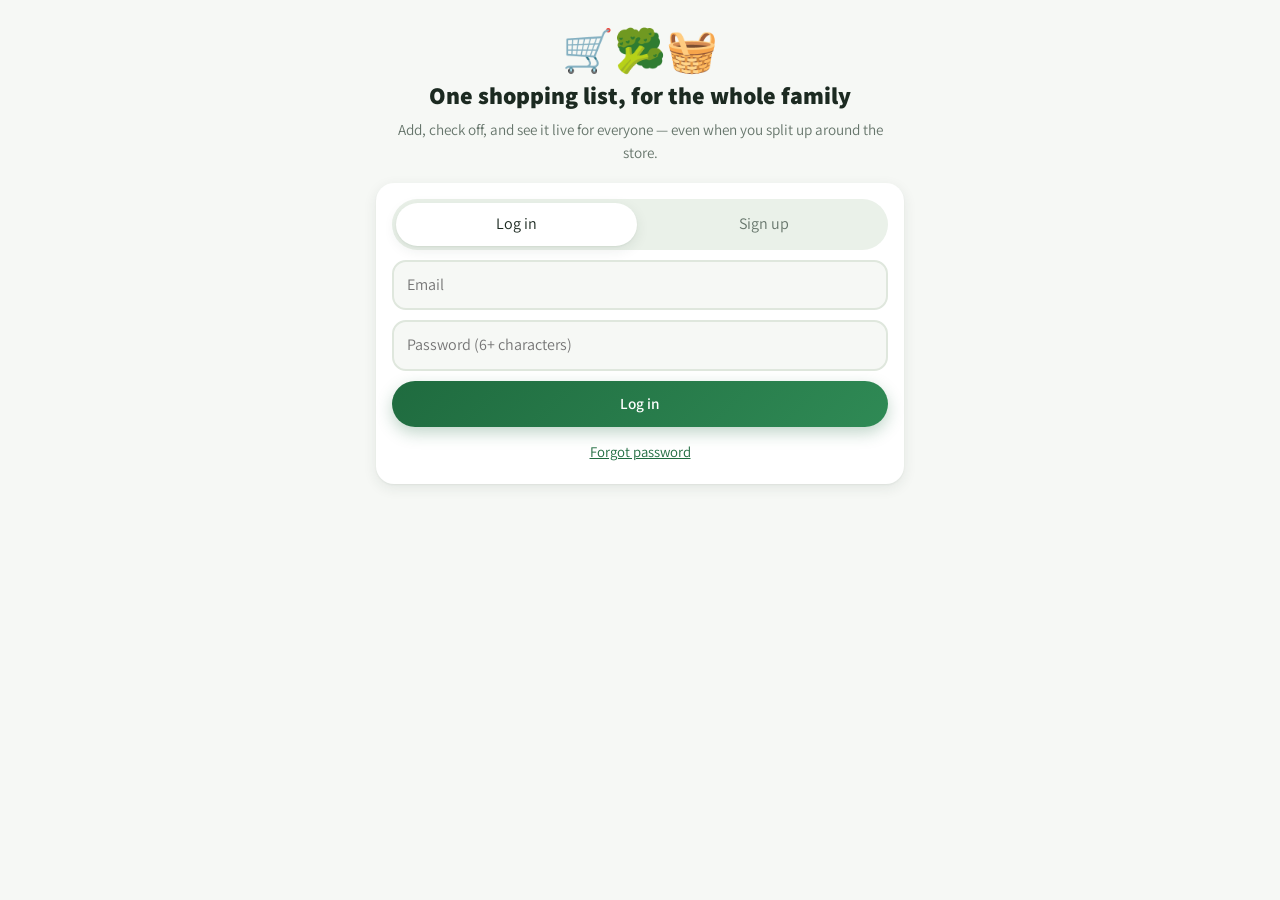
<file: docs/index.html>
<!doctype html>
<html lang="he" dir="rtl">
<head>
<meta charset="utf-8">
<meta name="viewport" content="width=device-width,initial-scale=1,viewport-fit=cover,interactive-widget=resizes-content">
<title>קניות ביחד · CartSync</title>
<meta name="description" content="רשימת קניות אחת, לכל המשפחה, בזמן אמת.">
<meta name="theme-color" content="#F2F4FB" media="(prefers-color-scheme: light)">
<meta name="theme-color" content="#0A1026" media="(prefers-color-scheme: dark)">
<meta name="apple-mobile-web-app-capable" content="yes">
<meta name="apple-mobile-web-app-status-bar-style" content="black-translucent">
<meta name="apple-mobile-web-app-title" content="קניות ביחד">
<link rel="preconnect" href="https://fonts.googleapis.com">
<link rel="preconnect" href="https://fonts.gstatic.com" crossorigin>
<link rel="stylesheet" href="https://fonts.googleapis.com/css2?family=Assistant:wght@400;600;700;800&family=Playpen+Sans+Hebrew:wght@400;600&display=swap">
<link rel="manifest" href="manifest.webmanifest">
<link rel="icon" href="icons/icon-192.png">
<link rel="apple-touch-icon" href="icons/apple-touch-icon.png">
<meta property="og:title" content="קניות ביחד"><meta property="og:description" content="רשימת קניות אחת, לכל המשפחה 🛒"><meta property="og:image" content="https://smkrot3-sudo.github.io/cartsync/icons/icon-512.png">
<style>
@font-face{font-family:"Varela Round";src:url(fonts/varela-round-hebrew-400-normal.woff2) format("woff2");unicode-range:U+0590-05FF,U+200C-2010,U+20AA,U+25CC,U+FB1D-FB4F;font-display:swap}
@font-face{font-family:"Varela Round";src:url(fonts/varela-round-latin-400-normal.woff2) format("woff2");font-display:swap}
@font-face{font-family:"Suez One";src:url(fonts/suez-one-hebrew-400-normal.woff2) format("woff2");unicode-range:U+0590-05FF,U+200C-2010,U+20AA,U+25CC,U+FB1D-FB4F;font-display:swap}
@font-face{font-family:"Suez One";src:url(fonts/suez-one-latin-400-normal.woff2) format("woff2");font-display:swap}
@font-face{font-family:"Rubik Wet Paint";src:url(fonts/rubik-wetpaint-hebrew.woff2) format("woff2");unicode-range:U+0307-0308,U+0590-05FF,U+200C-2010,U+20AA,U+25CC,U+FB1D-FB4F;font-display:swap}
@font-face{font-family:"Rubik Wet Paint";src:url(fonts/rubik-wetpaint-latin.woff2) format("woff2");font-display:swap}
/* ---------- 2026-11-07 extras ---------- */
@keyframes check-pop{0%{transform:scale(.55) rotate(-14deg)}55%{transform:scale(1.3) rotate(5deg)}100%{transform:scale(1) rotate(-2deg)}}
@keyframes row-glow{from{box-shadow:inset 0 0 0 999px color-mix(in srgb,var(--pen-ok,#2E8B57) 22%,transparent)}to{box-shadow:inset 0 0 0 999px transparent}}
.item.just-checked .check{animation:check-pop .45s cubic-bezier(.3,1.6,.5,1)}
.item.just-checked{animation:row-glow .8s ease-out}
.cart-run{position:fixed;inset:0;z-index:70;pointer-events:none;overflow:hidden}
.cart-run .cart{position:absolute;bottom:22%;font-size:4rem;inset-inline-start:-90px;animation:cart-drive 1.6s cubic-bezier(.45,.05,.4,1) forwards}
[dir="rtl"] .cart-run .cart{transform:scaleX(1)}
@keyframes cart-drive{0%{inset-inline-start:-90px;transform:translateY(0)}20%{transform:translateY(-6px)}40%{transform:translateY(0)}60%{transform:translateY(-6px)}100%{inset-inline-start:calc(100vw + 20px);transform:translateY(0)}}
.cart-run .conf{position:absolute;top:-40px;left:var(--x);font-size:1.5rem;animation:conf-fall 1.9s ease-in var(--d) forwards}
@keyframes conf-fall{to{transform:translateY(105vh) rotate(var(--r));opacity:.2}}
.collectors{list-style:none;margin:0 0 6px;padding:0;display:flex;flex-direction:column;gap:6px}
.collectors li{display:flex;align-items:center;gap:10px;background:var(--soft);border-radius:12px;padding:8px 12px}
.collectors li b{flex:1}.collectors li .n{color:var(--muted);font-size:.9rem}
.list-extras{display:flex;flex-direction:column;gap:8px;margin:8px 0 2px}
.list-extras .ex-row{display:flex;gap:8px;flex-wrap:wrap}
.list-extras .chip-btn.on{background:var(--accent);color:#fff;border-color:var(--accent)}
.ex-note{margin:0;font-size:.86rem;color:var(--muted)}
.ex-note.store{color:var(--fg);background:color-mix(in srgb,var(--accent) 12%,var(--surface));border-radius:12px;padding:8px 12px;font-weight:600}
.ex-card{background:var(--surface);border-radius:14px;box-shadow:var(--shadow);padding:10px 12px}
.ex-card p{margin:0 0 6px;font-size:.92rem}
.ex-card.hol{background:linear-gradient(135deg,color-mix(in srgb,#F2C14E 22%,var(--surface)),var(--surface))}
.sugg{display:flex;gap:6px;flex-wrap:wrap}
.sugg .chip{border:1px solid var(--line);background:var(--bg);color:var(--fg);border-radius:999px;padding:6px 11px;font:inherit;font-size:.86rem;display:inline-flex;align-items:center;gap:4px;cursor:pointer}
.sugg .chip small{color:var(--muted);font-size:.75rem}
.sugg .chip button{all:unset;cursor:pointer;color:var(--muted);padding:0 2px}
.sugg-h{margin:10px 0 6px;font-size:.85rem;color:var(--muted);font-weight:600}
.add-sugg{margin-top:4px}
.msg.voice-found{display:flex;flex-direction:column;gap:8px}
.item-input-row{display:flex;gap:8px;align-items:stretch}
.item-input-row input{flex:1;min-width:0}
.mic-btn{flex:none;width:52px;border-radius:14px;border:1px solid var(--line);background:var(--surface);color:var(--accent);display:grid;place-items:center;cursor:pointer}
.mic-btn svg{width:22px;height:22px}
.mic-btn.listening{background:#E5484D;color:#fff;border-color:#E5484D;animation:mic-pulse 1s ease-in-out infinite}
@keyframes mic-pulse{50%{box-shadow:0 0 0 8px rgba(229,72,77,.18)}}
.hol-sticker{position:absolute;top:6px;inset-inline-end:10px;font-size:1.6rem;transform:rotate(-12deg);filter:drop-shadow(0 2px 2px rgba(0,0,0,.15));pointer-events:none;z-index:2}
[dir="rtl"] .hol-sticker{inset-inline-end:auto;left:10px}
/* notepad papers — light only; dark mode keeps its own night paper */
.pad[data-paper="yellow"]{--paper:#FFF3B0;--rule:#E3CC6A;--margin:#E07B6A}
.pad[data-paper="grid"]{--paper:#FBFCFE;--rule:#C4D4E8;background-image:linear-gradient(#DCE6F3 1px,transparent 1px),linear-gradient(90deg,#DCE6F3 1px,transparent 1px);background-size:22px 22px}
.pad[data-paper="kraft"]{--paper:#E8D9BC;--rule:#CBB48C;--margin:#B5735A;--ink:#3A2C1D;--pencil:#77664F}
.pad[data-paper="mint"]{--paper:#E6F5EC;--rule:#B3DAC2;--margin:#E58C8C;--ink:#1E4A34}
.pad[data-paper="pink"]{--paper:#FDECF1;--rule:#EFC3D0;--margin:#D9879B;--ink:#5A2340}
:root[data-theme="dark"] .pad[data-paper="grid"]{background-image:none}
@media (prefers-color-scheme:dark){:root:not([data-theme="light"]) .pad[data-paper="grid"]{background-image:none}}
.pad-picker{display:grid;grid-template-columns:repeat(3,1fr);gap:10px}
.paper-sw{border:2px solid var(--line);background:var(--surface);border-radius:14px;padding:8px;display:flex;flex-direction:column;gap:6px;align-items:center;font:inherit;font-size:.85rem;color:var(--fg);cursor:pointer}
.paper-sw.active{border-color:var(--accent);box-shadow:0 0 0 2px color-mix(in srgb,var(--accent) 25%,transparent)}
.pad.mini{display:block;width:100%;height:56px;padding:0;margin:0;border-radius:6px;box-shadow:0 2px 6px rgba(0,0,0,.12);background-color:var(--paper);
  background-image:repeating-linear-gradient(transparent 0 13px,var(--rule) 13px 14.5px)}
.pad.mini[data-paper="grid"]{background-image:linear-gradient(#DCE6F3 1px,transparent 1px),linear-gradient(90deg,#DCE6F3 1px,transparent 1px);background-size:10px 10px}
.pad.mini::before,.pad.mini::after{display:none}
/* shop mode: big, high-contrast rows you can read from arm's length with a cart in the other hand */
body.shop-mode .pad{--paper:#FFFFFF!important;--ink:#000000!important;--rule:#7C8BA0!important;--pencil:#3A3A3A!important;background-image:none!important}
body.shop-mode .pad .item,body.shop-mode .pad .group .item{min-height:62px}
body.shop-mode .pad .item .t,body.shop-mode .pad .item .t-text{font-size:1.5rem;font-weight:600}
body.shop-mode .pad .item .check{width:32px;height:32px}
body.shop-mode .pad .group .group-h{font-size:1.45rem}
body.shop-mode .pad .who-name{display:none}
</style>
<style>
/* Layout: a fresh green grocery look (soft green app bar, tinted category cards), phone first —
   same building blocks as tsaad-katan (CSS vars, .wrap/.card/.btn). */
:root{
  --bg:#F6F8F5; --surface:#FFFFFF; --soft:#EAF1E9; --fg:#1C2A21; --muted:#66756B; --line:#DFE7DD;
  --accent:#1F6B3F; --accent-ink:#FFFFFF; --accent-soft:#DDF0E0;
  --bar:#C3DFC9; --bar-ink:#14281B; --done-bg:#E3F3E3;
  --coral:#FF5E70; --coral-ink:#FFFFFF; --coral-soft:#FFE0E4;
  --gold:#B4890F; --gold-soft:#FBEFD2;
  --ok:#1F6B3F; --ok-soft:#DDF0E0;
  --warn:var(--coral); --warn-soft:var(--coral-soft);
  --danger:#E0394F; --danger-soft:#FADCE1;
  --shadow:0 4px 14px rgba(30,60,40,.09),0 1px 2px rgba(30,60,40,.06);
  --shade:rgba(10,14,30,.46);
  --display:"Assistant",system-ui,"Noto Sans Hebrew","Segoe UI",Arial,sans-serif;
  --body:"Assistant",system-ui,"Noto Sans Hebrew","Segoe UI",Arial,sans-serif;
  --marker:"Rubik Wet Paint",var(--display);
  --emoji:"Noto Color Emoji","Apple Color Emoji","Segoe UI Emoji",sans-serif;
  --r:18px;
  --rule:rgba(31,107,63,.08);
  --header-grad:var(--bar);
  --header-ink:var(--bar-ink);
  --btn-grad:linear-gradient(135deg,#1F6B3F 0%,#2F8A55 100%);
  --btn-danger-grad:linear-gradient(135deg,#D43450 0%,#FF5E70 100%);
}
@media (prefers-color-scheme: dark){:root:not([data-theme="light"]){
  --bg:#0E1511; --surface:#17211B; --soft:#1F2C24; --fg:#E5EEE7; --muted:#90A096; --line:#27362D;
  --accent:#5CC383; --accent-ink:#06150C; --accent-soft:#1F3A2A;
  --bar:#24533A; --bar-ink:#E5EEE7; --done-bg:#1D3528;
  --coral:#FF8294; --coral-ink:#380A12; --coral-soft:#48202A;
  --gold:#E4C260; --gold-soft:#4A3C1A;
  --ok:#5CC383; --ok-soft:#1D3528;
  --warn:var(--coral); --warn-soft:var(--coral-soft);
  --danger:#F28A96; --danger-soft:#481C24;
  --rule:rgba(255,255,255,.055);
  --shadow:0 8px 20px rgba(0,0,0,.4); --shade:rgba(0,0,0,.6); color-scheme:dark;
  --header-grad:var(--bar);
  --btn-grad:linear-gradient(135deg,#3FA868 0%,#5CC383 100%);
  --btn-danger-grad:linear-gradient(135deg,#E26575 0%,#FF8294 100%);
}}
:root[data-theme="dark"]{
  --bg:#0E1511; --surface:#17211B; --soft:#1F2C24; --fg:#E5EEE7; --muted:#90A096; --line:#27362D;
  --accent:#5CC383; --accent-ink:#06150C; --accent-soft:#1F3A2A;
  --bar:#24533A; --bar-ink:#E5EEE7; --done-bg:#1D3528;
  --coral:#FF8294; --coral-ink:#380A12; --coral-soft:#48202A;
  --gold:#E4C260; --gold-soft:#4A3C1A;
  --ok:#5CC383; --ok-soft:#1D3528;
  --warn:var(--coral); --warn-soft:var(--coral-soft);
  --danger:#F28A96; --danger-soft:#481C24;
  --rule:rgba(255,255,255,.055);
  --shadow:0 8px 20px rgba(0,0,0,.4); --shade:rgba(0,0,0,.6); color-scheme:dark;
  --header-grad:var(--bar);
  --btn-grad:linear-gradient(135deg,#3FA868 0%,#5CC383 100%);
  --btn-danger-grad:linear-gradient(135deg,#E26575 0%,#FF8294 100%);
}

*{box-sizing:border-box;-webkit-tap-highlight-color:transparent}
[hidden]{display:none!important}
body{margin:0}
html,body{height:100%}
body{background:var(--bg);color:var(--fg);font-family:var(--body);font-size:16px;line-height:1.55;direction:rtl}
:root[data-fontsize="large"]{font-size:118.75%}
:root[data-fontsize="xlarge"]{font-size:137.5%}
html[dir="ltr"] body,body[dir="ltr"]{direction:ltr}
.wrap{max-width:560px;margin:0 auto;padding:12px 16px calc(90px + env(safe-area-inset-bottom,0px))}
h1,h2,h3{font-family:var(--display);font-weight:800;margin:0;text-wrap:balance;line-height:1.25}
h1{font-size:1.5rem}
h2{font-size:1.25rem}
h3{font-size:1.05rem}
p{margin:0}
.e{font-family:var(--emoji);font-style:normal;line-height:1}
button,input,textarea,select{font:inherit;color:inherit}
button{cursor:pointer;touch-action:manipulation}
button:disabled{opacity:.6;cursor:default}
:focus-visible{outline:3px solid var(--accent);outline-offset:2px;border-radius:10px}

.iconbtn{border:0;background:var(--surface);box-shadow:var(--shadow);width:42px;height:42px;border-radius:50%;display:grid;place-items:center;color:var(--muted);flex:none;font-size:1.15rem;transition:transform .1s ease}
.iconbtn:active{transform:scale(.92)}

.view{display:flex;flex-direction:column;gap:14px}
.view[hidden]{display:none!important}
.hero{display:flex;flex-direction:column;align-items:center;text-align:center;gap:8px;padding:18px 8px 4px}
/* Lucide-style line icons (24-grid, stroked, no fill) */
.lc{width:20px;height:20px;flex:none;fill:none;stroke:currentColor;stroke-width:2;stroke-linecap:round;stroke-linejoin:round}
ul.empty.home-empty{border:0!important;background:var(--surface);border-radius:20px;box-shadow:0 1px 2px rgba(20,40,27,.06),0 6px 20px rgba(20,40,27,.07);padding:36px 24px 30px;gap:14px;color:var(--fg)}
.home-empty li{display:flex;flex-direction:column;align-items:center;gap:14px}
ul.empty.home-empty #home-lists-empty-text{color:var(--fg);font-size:1.08rem;font-weight:600;max-width:32ch;line-height:1.4}
.empty-ico{width:64px;height:64px;border-radius:50%;background:var(--accent-soft);color:var(--accent);display:grid;place-items:center}
.empty-ico .lc{width:30px;height:30px;stroke-width:1.75}
.btn.efab{display:inline-flex;align-items:center;gap:8px;background:#2F5D3A;color:#fff;border-radius:18px;padding:14px 22px;font-size:1rem;font-weight:700;box-shadow:0 3px 8px rgba(47,93,58,.3),0 8px 18px rgba(47,93,58,.18)}
.btn.efab .lc{width:20px;height:20px;stroke-width:2.4}
:root[data-theme="dark"] .btn.efab{background:#5CC383;color:#06150C}
@media (prefers-color-scheme:dark){:root:not([data-theme="light"]) .btn.efab{background:#5CC383;color:#06150C}}
.hero-emoji{font-size:2.6rem}
.sub{color:var(--muted);font-size:.95rem}

.card{background:var(--surface);border-radius:var(--r);padding:16px;box-shadow:var(--shadow);display:flex;flex-direction:column;gap:10px}
.card input{border:2px solid var(--line);background:var(--bg);border-radius:14px;padding:11px 13px;width:100%}
.card input:focus-visible{border-color:var(--accent);outline:none;box-shadow:0 0 0 3px var(--accent-soft)}

.tabs{display:flex;gap:6px;background:var(--soft);border-radius:999px;padding:4px}
.tab{flex:1;border:0;background:transparent;border-radius:999px;padding:9px 12px;color:var(--muted)}
.tab.active{background:var(--surface);color:var(--fg);box-shadow:var(--shadow)}

.msg{font-size:.88rem;border-radius:12px;padding:8px 10px}
.msg.err{background:var(--danger-soft);color:var(--danger)}
.msg.ok{background:var(--ok-soft);color:var(--ok)}
.msg.warn{background:var(--gold-soft);color:var(--gold)}

.btn{border:0;background:var(--btn-grad);color:var(--accent-ink);border-radius:999px;padding:11px 18px;font-size:.96rem;font-weight:600;white-space:nowrap;box-shadow:0 6px 16px rgba(31,107,63,.28);transition:transform .1s ease}
.btn.ghost{background:var(--surface);color:var(--accent);border:2px solid var(--accent-soft);box-shadow:none}
.btn.small{padding:7px 13px;font-size:.86rem}
.btn.wide{width:100%}
.btn.danger{background:var(--btn-danger-grad);box-shadow:0 6px 16px rgba(224,57,79,.32)}
.btn:active{transform:scale(.97)}
.linkbtn{border:0;background:transparent;color:var(--accent);text-decoration:underline;padding:4px;font-size:.92rem}

.add{display:flex;gap:8px}
.add input{flex:1;min-width:0;border:2px solid var(--line);background:var(--surface);border-radius:14px;padding:12px 14px}
.add input:focus-visible{border-color:var(--accent);outline:none;box-shadow:0 0 0 3px var(--accent-soft)}
.add input.qty-input{flex:0 0 72px;min-width:0;text-align:center}

.empty{list-style:none;color:var(--muted);text-align:center;padding:26px 12px;border:2px dashed var(--line);border-radius:var(--r);display:flex;flex-direction:column;align-items:center;gap:8px;margin:0}

/* bottom sheet */
.shade{position:fixed;inset:0;background:var(--shade);z-index:40}
.sheet{position:fixed;inset-inline:0;bottom:0;background:var(--surface);border-radius:22px 22px 0 0;box-shadow:0 -8px 30px rgba(0,0,0,.2);max-height:85vh;overflow:auto;overscroll-behavior:contain;z-index:41;padding:16px 16px calc(20px + env(safe-area-inset-bottom,0px))}
.sheet-head{display:flex;align-items:center;justify-content:space-between;margin-bottom:10px}
.sheet .close{border:0;background:var(--soft);width:34px;height:34px;border-radius:50%;color:var(--muted)}

.toast{position:fixed;bottom:calc(16px + env(safe-area-inset-bottom,0px));inset-inline:16px;background:var(--fg);color:var(--bg);border-radius:14px;padding:11px 16px;text-align:center;z-index:50;box-shadow:var(--shadow);display:flex;align-items:center;justify-content:center;gap:12px}
.toast-action{border:0;background:transparent;color:inherit;font-weight:bold;font-size:.95rem;flex:none;text-decoration:underline}

.version-bar{display:flex;align-items:center;justify-content:center;gap:14px;padding:18px 8px calc(16px + env(safe-area-inset-bottom,0px));color:var(--muted);font-size:.74rem;flex-wrap:wrap;opacity:.85}
.refresh-btn{display:inline-flex;align-items:center;gap:5px;color:var(--muted);text-decoration:none;font-size:.74rem;padding:4px 6px}
.refresh-btn .lc{width:14px;height:14px}

.splash{display:flex;align-items:center;justify-content:center;min-height:70vh}
.splash .hero-emoji{font-size:3rem;animation:splash-pulse 1.1s ease-in-out infinite}
@keyframes splash-pulse{0%,100%{opacity:.35;transform:scale(.92)}50%{opacity:1;transform:scale(1.05)}}
@media (prefers-reduced-motion: reduce){.splash .hero-emoji{animation:none;opacity:.8}}
/* household bar, member avatars, item list grouped by category, pending/bought sections, invite sheet */
.guide-card{gap:14px}
.guide-section{padding-top:12px;border-top:1px solid var(--line)}
.guide-section:first-of-type{padding-top:0;border-top:0}
.guide-section h3{display:flex;align-items:center;gap:7px;margin:0 0 6px}
.guide-section p{color:var(--muted);font-size:.92rem;line-height:1.6;margin:0}
.guide-section p b{color:var(--fg)}
.whats-new-list{list-style:none;margin:0;padding:0;display:flex;flex-direction:column;gap:9px}
.whats-new-list li{position:relative;padding-inline-start:20px;font-size:.92rem;color:var(--fg);line-height:1.5}
.whats-new-list li::before{content:"✨";position:absolute;inset-inline-start:0;top:0;font-size:.8rem}

.all-done{text-align:center}
.all-done .big{font-size:3.4rem;line-height:1;margin:4px 0 10px;animation:pop .45s ease-out}
.all-done p{margin:6px 0}
@keyframes pop{0%{transform:scale(.3);opacity:0}70%{transform:scale(1.15)}100%{transform:scale(1);opacity:1}}


.list-row{display:flex;align-items:center;gap:10px;background:var(--surface);border-radius:16px;padding:12px 14px;box-shadow:var(--shadow);width:100%;border:0;text-align:start;color:inherit;cursor:pointer}
.list-row .nm{flex:1;min-width:0;overflow:hidden;text-overflow:ellipsis;white-space:nowrap;font-size:1rem}
.list-row .meta{font-size:.78rem;color:var(--muted)}
.list-row.closed{opacity:.75}
.list-row-wrap{display:flex;align-items:center;gap:6px}
.list-row-wrap .list-row{flex:1}
.list-del{border:0;background:var(--danger-soft);color:var(--danger);width:40px;height:40px;border-radius:50%;flex:none;display:grid;place-items:center;font-size:1rem}
.list-pin{border:0;background:var(--gold-soft);color:var(--gold);width:40px;height:40px;border-radius:50%;flex:none;display:grid;place-items:center;font-size:1.05rem}
.members{display:flex;cursor:pointer}
.avatar{width:32px;height:32px;border-radius:50%;display:grid;place-items:center;font-size:.82rem;font-weight:700;color:#fff;border:2.5px solid #fff;margin-inline-start:-9px;flex:none;box-shadow:0 1px 3px rgba(0,0,0,.12)}
.avatar:first-child{margin-inline-start:0}
.avatar.big{width:44px;height:44px;font-size:1.05rem;margin:0}
.avatar-more{background:var(--muted);font-size:.72rem}
.role-chip{font-size:.75rem;padding:2px 9px;border-radius:999px;background:var(--soft);color:var(--muted)}
.role-chip.owner{background:var(--gold-soft);color:var(--gold)}
.role-chip.editor{background:var(--ok-soft);color:var(--ok)}
.role-chip.requester{background:var(--accent-soft);color:var(--accent)}
.role-chip.viewer{background:var(--soft);color:var(--muted)}

/* ---------- note wrapper: just a section container now, the cards underneath carry the color ---------- */
/* no margin here — these are direct children of .view, which already sets the 14px rhythm via flex gap */
.note{position:relative;padding:0}
.note-sticky{background:var(--coral-soft);border-radius:var(--r);padding:16px}
.note-small{opacity:.85}

.list{list-style:none;margin:0;padding:0;display:flex;flex-direction:column;gap:8px}
.group-h{display:flex;align-items:center;gap:7px;font-family:var(--display);font-size:.95rem;color:var(--fg);padding:2px 2px 8px;font-weight:700}

/* each category is one card: a tinted header strip (its own hue) over compact checklist rows */
.pay-panel{background:var(--surface);border-radius:18px;box-shadow:var(--shadow);padding:14px 16px;margin:10px 0;display:flex;flex-direction:column;gap:10px}
.pay-panel .pp-total{font-weight:700;font-size:1.05rem}
.pay-panel .pp-share{font-size:1.25rem;font-weight:700;color:var(--accent)}
.pay-panel .pp-btns{display:flex;gap:8px;flex-wrap:wrap}
.pay-panel .pp-btns .btn{flex:1;min-width:120px;margin:0}
.btn.bit{background:#00A9B5;color:#fff;border:0}
.pay-rows{list-style:none;margin:0;padding:0;display:flex;flex-direction:column;gap:2px}
.pay-rows li{display:flex;align-items:center;gap:8px;padding:7px 4px;border-bottom:1px solid var(--line);font-size:.92rem}
.pay-rows li:last-child{border-bottom:0}
.pay-rows .nm{flex:1;min-width:0}
.pay-rows .amt{font-variant-numeric:tabular-nums;color:var(--muted)}
.pay-rows .st{font-weight:600;font-size:.85rem;color:var(--muted)}
.pay-rows .st.ok{color:var(--accent)}
.pay-rows button.rowbtn{all:unset;display:flex;align-items:center;gap:8px;flex:1;cursor:pointer}
.split-row{display:flex;align-items:center;gap:8px;margin:6px 0}
.split-row label{flex:1;display:flex;align-items:center;gap:8px;font-size:.95rem}
.split-row label{justify-content:flex-start}
.split-row input[type=checkbox]{width:20px;height:20px;flex:none;margin:0;padding:0;accent-color:var(--accent)}
.split-row input[type=text]{width:96px;flex:none;margin:0;text-align:center}
#lists-month{margin-inline-start:auto;color:var(--muted);font-size:.85rem;font-weight:600}
.pay-help{font-size:.82rem;color:var(--muted);margin:2px 0 6px}
#home-pay .pay-home{display:flex;flex-direction:column;gap:8px;background:var(--surface);border-radius:16px;box-shadow:var(--shadow);padding:12px 14px}
#home-pay .pay-home .pp-btns{display:flex;gap:8px}
#home-pay .pay-home .pp-btns .btn{flex:1;margin:0;padding-block:9px}
.lh-closed{margin-top:6px;background:var(--soft);color:var(--fg);border-radius:12px;padding:8px 12px;font-size:.88rem}
.lh-closed[hidden]{display:none}
.group{--h:220;background:var(--surface);border-radius:16px;box-shadow:var(--shadow);overflow:hidden}
.group+.group{margin-top:14px}
.group .group-h{width:100%;border:0;cursor:default;background:hsl(var(--h) 52% 89%);padding:10px 14px;font-size:1.06rem;gap:10px;text-align:start}
:root[data-theme="dark"] .group .group-h{background:hsl(var(--h) 28% 21%)}
@media (prefers-color-scheme:dark){:root:not([data-theme="light"]) .group .group-h{background:hsl(var(--h) 28% 21%)}}
.group .group-h .e{font-size:1.55rem}
.group .group-h .gname{flex:1}
.group .group-h .gcount{font-size:.8rem;font-weight:400;color:var(--muted)}
.group .group-h .chev{font-size:.8rem;opacity:.65;transition:transform .2s ease}
.group.collapsed .group-h .chev{transform:rotate(180deg)}
.group.collapsed > .list{display:none}
.group > .list{gap:0}
.group[data-cat="dairy"]{--h:208} .group[data-cat="produce"]{--h:118} .group[data-cat="bakery"]{--h:32}
.group[data-cat="meat"]{--h:2} .group[data-cat="frozen"]{--h:192} .group[data-cat="pantry"]{--h:42}
.group[data-cat="beverages"]{--h:262} .group[data-cat="snacks"]{--h:330} .group[data-cat="household"]{--h:172}
.group[data-cat="care"]{--h:285} .group[data-cat="baby"]{--h:215} .group[data-cat="pet"]{--h:20} .group[data-cat="other"]{--h:150}
.group[data-cat="eggs"]{--h:45} .group[data-cat="deli"]{--h:50} .group[data-cat="ready"]{--h:95} .group[data-cat="fish"]{--h:200} .group[data-cat="canned"]{--h:15} .group[data-cat="grains"]{--h:38} .group[data-cat="oils"]{--h:70} .group[data-cat="spices"]{--h:10} .group[data-cat="baking"]{--h:340} .group[data-cat="breakfast"]{--h:28} .group[data-cat="coffee"]{--h:25} .group[data-cat="nuts"]{--h:33} .group[data-cat="alcohol"]{--h:345} .group[data-cat="holiday"]{--h:48} .group[data-cat="paper"]{--h:180} .group[data-cat="laundry"]{--h:195} .group[data-cat="disposable"]{--h:160} .group[data-cat="kitchen"]{--h:20} .group[data-cat="electric"]{--h:55} .group[data-cat="pharmacy"]{--h:355} .group[data-cat="clothing"]{--h:230} .group[data-cat="stationery"]{--h:240} .group[data-cat="toys"]{--h:300} .group[data-cat="garden"]{--h:130}

/* colorful circular badge per category, one hue each, light tint in light mode / deep tint in dark mode */
.item .emo{--h:220;width:32px;height:32px;border-radius:50%;display:grid;place-items:center;font-size:1.1rem;flex:none;font-family:var(--emoji);background:hsl(var(--h) 75% 92%);color:hsl(var(--h) 60% 38%)}
:root[data-theme="dark"] .item .emo{background:hsl(var(--h) 45% 24%);color:hsl(var(--h) 85% 80%)}
@media (prefers-color-scheme:dark){:root:not([data-theme="light"]) .item .emo{background:hsl(var(--h) 45% 24%);color:hsl(var(--h) 85% 80%)}}
.item .emo[data-cat="dairy"]{--h:205}
.item .emo[data-cat="produce"]{--h:140}
.item .emo[data-cat="bakery"]{--h:35}
.item .emo[data-cat="meat"]{--h:355}
.item .emo[data-cat="frozen"]{--h:190}
.item .emo[data-cat="pantry"]{--h:28}
.item .emo[data-cat="beverages"]{--h:265}
.item .emo[data-cat="snacks"]{--h:325}
.item .emo[data-cat="household"]{--h:172}
.item .emo[data-cat="care"]{--h:285}
.item .emo[data-cat="baby"]{--h:215}
.item .emo[data-cat="pet"]{--h:20}
.item .emo[data-cat="other"]{--h:220}
.item .emo[data-cat="eggs"]{--h:45} .item .emo[data-cat="deli"]{--h:50} .item .emo[data-cat="ready"]{--h:95} .item .emo[data-cat="fish"]{--h:200} .item .emo[data-cat="canned"]{--h:15} .item .emo[data-cat="grains"]{--h:38} .item .emo[data-cat="oils"]{--h:70} .item .emo[data-cat="spices"]{--h:10} .item .emo[data-cat="baking"]{--h:340} .item .emo[data-cat="breakfast"]{--h:28} .item .emo[data-cat="coffee"]{--h:25} .item .emo[data-cat="nuts"]{--h:33} .item .emo[data-cat="alcohol"]{--h:345} .item .emo[data-cat="holiday"]{--h:48} .item .emo[data-cat="paper"]{--h:180} .item .emo[data-cat="laundry"]{--h:195} .item .emo[data-cat="disposable"]{--h:160} .item .emo[data-cat="kitchen"]{--h:20} .item .emo[data-cat="electric"]{--h:55} .item .emo[data-cat="pharmacy"]{--h:355} .item .emo[data-cat="clothing"]{--h:230} .item .emo[data-cat="stationery"]{--h:240} .item .emo[data-cat="toys"]{--h:300} .item .emo[data-cat="garden"]{--h:130}

.item{display:flex;align-items:center;gap:10px;background:var(--surface);border-radius:16px;padding:10px 12px;box-shadow:var(--shadow);position:relative;touch-action:pan-y;transition:transform .18s ease,background-color .18s ease}
.item.swiping{transition:none}
.item.swipe-ok{background:var(--ok-soft)}
.item{-webkit-user-select:none;user-select:none;-webkit-touch-callout:none}
/* long-press drag. While the finger holds still a bar fills along the row (so it's clear something
   is coming); once full the row is picked up: it lifts, gets an accent frame and a "moving" tag,
   everything else fades back, and a banner at the top says drag mode is on */
.item.pressing::before{content:"";position:absolute;inset-inline-start:0;bottom:0;height:3px;width:0;background:var(--accent);border-radius:3px;animation:press-fill .45s linear .15s forwards;z-index:2}
@keyframes press-fill{to{width:100%}}
.item.dragging{z-index:6;transform:scale(1.04);box-shadow:0 14px 34px rgba(0,0,0,.28),0 0 0 2.5px var(--accent);background:var(--accent-soft)!important;border-radius:14px!important;transition:none}
.item.dragging::after{content:attr(data-drag-label);position:absolute;top:-11px;inset-inline-end:14px;background:var(--accent);color:#fff;font:600 .72rem/1 "Assistant",system-ui,sans-serif;padding:4px 9px;border-radius:999px;box-shadow:0 2px 6px rgba(0,0,0,.2)}
body.item-dragging #groups .item:not(.dragging){opacity:.45;transition:opacity .15s}
body.item-dragging #groups .group-h{opacity:.75}
.group.drop-target .group-h{opacity:1!important;outline:2.5px dashed var(--accent);outline-offset:-4px;border-radius:10px}
body.item-dragging{cursor:grabbing}
body.item-dragging #fab-add,body.item-dragging .get-app{opacity:0;pointer-events:none;transition:opacity .15s}
.pad .item.dragging,.pad .group .item.dragging{background:color-mix(in srgb,var(--paper) 70%,var(--accent) 30%)!important;border-radius:14px;box-shadow:0 14px 34px rgba(40,30,10,.3),0 0 0 2.5px var(--accent);border-bottom-color:transparent}
.drag-banner{position:fixed;top:calc(10px + env(safe-area-inset-top,0px));left:50%;transform:translateX(-50%);z-index:60;background:var(--accent);color:#fff;font-weight:700;font-size:.92rem;padding:9px 18px;border-radius:999px;box-shadow:0 6px 18px rgba(0,0,0,.25);white-space:nowrap;pointer-events:none;animation:banner-in .18s ease-out}
@keyframes banner-in{from{opacity:0;transform:translate(-50%,-8px)}}
.item .qty-tag{display:inline-block;font-size:.8em;font-weight:600;color:var(--muted);background:var(--soft);border-radius:999px;padding:1px 9px;font-variant-numeric:tabular-nums;margin-inline-start:7px;vertical-align:1px;text-decoration:none}
.item .check{width:22px;height:22px;border:2px solid var(--muted);background:transparent;border-radius:5px;flex:none;display:grid;place-items:center;padding:0;transition:all .15s ease;position:relative}
.item .check::after{content:"";position:absolute;inset:-11px}
.item .check svg{opacity:0;transform:scale(.5);transition:all .2s cubic-bezier(.3,1.6,.5,1);width:14px;height:14px;stroke:#fff;stroke-width:4}
.item.done .check{border-color:var(--accent);background:var(--accent)}
.item.done .check svg{opacity:1;transform:scale(1)}
.item .t{flex:1;min-width:0;overflow-wrap:anywhere;font-size:1rem;cursor:pointer;border:0;background:transparent;color:inherit;text-align:start;padding:0;font-family:inherit}
.item .t:focus-visible{outline:2px solid var(--accent);outline-offset:2px;border-radius:6px}
.search-row{display:flex;align-items:center;gap:8px}
/* "hide collected": bought rows (and categories with nothing left) drop out; counts stay true */
#groups.hide-done .item.done,#groups.hide-done .group.all-done{display:none}
/* ---------- notepad: the list itself is a spiral-bound ruled page, written by hand ---------- */
.pad{--paper:#FCF8EA;--rule:#BFD6EA;--margin:#E58C8C;--ink:#1E3A6E;--pencil:#6B7480;--pen-ok:#2E8B57;--hand:"Playpen Sans Hebrew","Assistant",system-ui,sans-serif;
  position:relative;background:var(--paper);border-radius:6px 6px 14px 14px;box-shadow:0 1px 0 rgba(0,0,0,.04),0 10px 24px rgba(40,30,10,.14);padding:34px 0 18px;margin-top:10px}
.pad:has(#groups:empty){display:none}
.pad::before{content:"";position:absolute;top:-10px;left:14px;right:14px;height:26px;
  background:radial-gradient(circle at 50% 70%,var(--bg) 0 5px,transparent 5.5px) 0 0/26px 26px repeat-x,
             radial-gradient(ellipse 4px 11px at 50% 40%,#9AA3AD 0 3px,transparent 3.5px) 0 0/26px 26px repeat-x}
.pad::after{content:"";position:absolute;top:0;bottom:0;right:44px;width:2px;background:var(--margin);opacity:.7;pointer-events:none}
[dir="ltr"] .pad::after{right:auto;left:44px}
.pad .group{background:transparent;box-shadow:none;border-radius:0;overflow:visible}
.pad .group+.group{margin-top:10px}
.pad .group .group-h{background:transparent!important;padding:12px 16px 6px;padding-inline-start:66px;gap:10px;font-family:var(--hand);font-size:1.22rem;font-weight:600;color:var(--ink);border-bottom:1.5px solid var(--rule)}
.pad .group .group-h .gname{flex:0 1 auto;padding:0 3px;background:linear-gradient(transparent 62%,hsl(var(--h) 85% 72% / .45) 62% 92%,transparent 92%)}
.pad .group .group-h .gcount{margin-inline-start:auto;font-family:var(--hand);color:var(--pencil);font-size:.95rem}
.pad .group .group-h .chev{color:var(--pencil)}
.pad .group-h .e,.pad .item .emo{width:28px;flex:none;text-align:center;font-size:1.3rem}
.pad .list{gap:0}
.pad .item,.pad .group .item{background:transparent!important;box-shadow:none;border:0;border-bottom:1.5px solid var(--rule);border-radius:0;padding:4px 16px 2px 12px;min-height:46px;gap:10px}
.pad .item.swipe-ok{background:color-mix(in srgb,var(--pen-ok) 15%,transparent)!important}
.pad .item .check{width:24px;height:24px;border:2px solid var(--ink);border-radius:4px 6px 3px 5px;background:transparent;transform:rotate(-2deg);margin-inline-end:16px}
.pad .item.done .check{background:transparent;border-color:var(--ink)}
.pad .item.done .check svg{stroke:var(--pen-ok);width:22px;height:22px;stroke-width:3.4;transform:translate(2px,-3px) rotate(-6deg)}
.pad .item .emo{background:transparent!important;height:auto}
.pad .item .t,.pad .item .t-text{font-family:var(--hand);font-size:1.12rem;color:var(--ink);line-height:1.25}
.pad .item.done .t-text{color:var(--pencil);text-decoration:line-through;text-decoration-thickness:2px;text-decoration-color:var(--ink)}
.pad .item .qty-tag{background:transparent;font-family:var(--hand);font-size:.9em;color:var(--ink);border:1.5px solid var(--ink);border-radius:50% 45% 55% 50%;padding:0 8px;font-weight:400}
.pad .who-name{font-family:var(--hand);font-size:.8rem;color:var(--pencil)}
.pad .who-name.checked-label{color:var(--pen-ok)}
.pad .item .del,.pad .item .done-mark{color:var(--pencil)}
:root[data-theme="dark"] .pad{--paper:#22272B;--rule:#34414D;--margin:#8A4B4B;--ink:#DCE6F5;--pencil:#93A0AE;--pen-ok:#7CCB98;box-shadow:0 10px 24px rgba(0,0,0,.45)} :root[data-theme="dark"] .pad .group .group-h .gname{background:linear-gradient(transparent 62%,hsl(var(--h) 45% 42% / .4) 62% 92%,transparent 92%)}
@media (prefers-color-scheme:dark){:root:not([data-theme="light"]) .pad{--paper:#22272B;--rule:#34414D;--margin:#8A4B4B;--ink:#DCE6F5;--pencil:#93A0AE;--pen-ok:#7CCB98;box-shadow:0 10px 24px rgba(0,0,0,.45)} :root:not([data-theme="light"]) .pad .group .group-h .gname{background:linear-gradient(transparent 62%,hsl(var(--h) 45% 42% / .4) 62% 92%,transparent 92%)}}

.search-input{width:100%;border:2px solid var(--line);background:var(--surface);border-radius:999px;padding:11px 16px}
.search-input:focus-visible{outline:none;border-color:var(--accent);box-shadow:0 0 0 3px var(--accent-soft)}
.item.done{background:var(--done-bg)}
.item .del{border:0;background:transparent;color:var(--muted);width:32px;height:32px;border-radius:50%;flex:none;display:grid;place-items:center}
.item .del svg{width:19px;height:19px;stroke:currentColor;fill:none;stroke-width:1.8;stroke-linecap:round;stroke-linejoin:round}
.item .done-mark{display:none;color:var(--accent);flex:none}
.item .done-mark svg{width:18px;height:18px;stroke:currentColor;fill:none;stroke-width:2.6;stroke-linecap:round;stroke-linejoin:round}
.item.done .done-mark{display:block}
/* inside a category card the rows are flat checklist lines, not floating cards */
.group .item{border-radius:0;box-shadow:none;padding:7px 12px;gap:10px;border-top:1px solid var(--line)}
.group .item:first-child{border-top:0}
.group .item.done{border-top-color:transparent}
/* one compact line per item, like a paper checklist: who added it sits small after the name, and a
   bought item swaps that (and its bin) for who collected it plus a tick */
.group .item .who-name{display:inline;margin-inline-start:7px}
/* who collected it goes on its own line under the struck-out name */
.group .item .who-name.checked-label{display:block;margin-inline-start:0;margin-top:1px}
.group .item.done .who-name:not(.checked-label){display:none}
.group .item.done .del{display:none}
.item.done .t-text{text-decoration:line-through;text-decoration-thickness:1.5px;color:var(--muted)}

.who-name{display:block;font-size:.72rem;color:var(--muted);font-weight:normal;text-decoration:none;line-height:1.3}
.who-name.checked-label{color:var(--ok)}


.sr-only{position:absolute;width:1px;height:1px;overflow:hidden;clip:rect(0,0,0,0);white-space:nowrap}

/* a closed list is history: no adding, checking, editing or deleting */
#view-main.readonly .fab,#view-main.readonly #list-finish{display:none}
#view-main.readonly .item .check,#view-main.readonly .item .del,#view-main.readonly .item .t[data-action="edit"]{pointer-events:none;opacity:.55}
#view-main.readonly .item .handle{display:none}

.auth input[hidden]{display:none}
.gbtn{display:flex;align-items:center;justify-content:center;gap:10px;width:100%;border:1px solid #dadce0;background:#fff;color:#3c4043;border-radius:999px;padding:11px 18px;font-size:.96rem;font-weight:600}
.gbtn[hidden],.or[hidden]{display:none}
.gbtn:active{transform:scale(.97)}
.or{display:flex;align-items:center;gap:10px;color:var(--muted);font-size:.85rem}
.or::before,.or::after{content:"";flex:1;height:1px;background:var(--line,rgba(127,127,127,.3))}
.auth .actions-row{display:flex;justify-content:space-between;align-items:center}

.grp-h{font-size:.72rem;font-weight:bold;color:var(--muted);letter-spacing:.03em;margin:8px 0 -4px}
.grp-h:first-child{margin-top:0}
.role-pick{display:flex;gap:6px;flex-wrap:wrap}
.role-pick button{border:2px solid var(--line);background:var(--surface);border-radius:999px;padding:7px 13px;font-size:.88rem}
.role-pick button.active{border-color:var(--accent);background:var(--accent-soft);color:var(--accent)}

.invite-link-input{font-size:.82rem;direction:ltr;text-align:start}
.member-row{display:flex;align-items:center;gap:10px;padding:8px 0;border-bottom:1px solid var(--line)}
.member-row:last-child{border-bottom:0}
.member-row .nm{flex:1;min-width:0;overflow:hidden;text-overflow:ellipsis;white-space:nowrap}
.edit-cat-row{display:flex;align-items:center;gap:10px;margin:2px 0 10px;color:var(--muted);font-size:.9rem}
.edit-cat-row select{flex:1;font-size:.95rem;padding-block:9px}
.role-select{appearance:none;-webkit-appearance:none;border:2px solid var(--line);background:var(--bg);color:inherit;border-radius:10px;padding:5px 26px 5px 8px;font:inherit;font-size:.82rem;flex:none;background-image:url("data:image/svg+xml,%3Csvg xmlns='http://www.w3.org/2000/svg' width='10' height='6' viewBox='0 0 10 6'%3E%3Cpath d='M1 1l4 4 4-4' fill='none' stroke='%23656D90' stroke-width='1.6' stroke-linecap='round' stroke-linejoin='round'/%3E%3C/svg%3E");background-repeat:no-repeat;background-position:left 9px center}
html[dir="ltr"] .role-select{padding:5px 8px 5px 26px;background-position:right 9px center}
.role-select:focus-visible{outline:none;border-color:var(--accent);box-shadow:0 0 0 3px var(--accent-soft)}
.member-row .member-remove{border:0;background:var(--danger-soft);color:var(--danger);width:28px;height:28px;border-radius:50%;flex:none;display:grid;place-items:center;font-size:.85rem}

.offline-note{background:var(--danger-soft);color:var(--danger);border-radius:12px;padding:8px 12px;font-size:.85rem;text-align:center}


/* ---------- 2026-10-26 structure: one header, three tabs, a full-screen list ---------- */
.top{position:sticky;top:0;z-index:20;margin:-12px -16px 0;padding:calc(10px + env(safe-area-inset-top,0px)) 12px 10px;background:var(--bar);color:var(--bar-ink)}
.tb-row{display:flex;align-items:center;gap:8px;min-height:44px}
.tb-title{flex:1;min-width:0;display:flex;flex-direction:column;gap:1px}
.tb-title b{font-family:var(--display);font-weight:800;font-size:1.15rem;line-height:1.2;overflow:hidden;text-overflow:ellipsis;white-space:nowrap}
.tb-title small{font-size:.8rem;opacity:.8;overflow:hidden;text-overflow:ellipsis;white-space:nowrap}
.tb-hh{flex:1;min-width:0;display:flex;align-items:center;gap:6px;border:0;background:transparent;color:inherit;padding:6px 2px;font-family:var(--display);font-weight:800;font-size:1.15rem;text-align:start}
.tb-hh .nm{min-width:0;overflow:hidden;text-overflow:ellipsis;white-space:nowrap}
.tb-hh .lc{width:16px;height:16px;opacity:.7}
.tb-btn{width:44px;height:44px;border-radius:50%;border:0;flex:none;display:grid;place-items:center;background:rgba(255,255,255,.5);color:var(--bar-ink);padding:0;font-weight:800;font-size:.9rem}
.tb-btn .lc{width:20px;height:20px}
.tb-btn.plain{background:transparent}
:root[data-theme="dark"] .tb-btn:not(.plain){background:rgba(255,255,255,.12)}
@media (prefers-color-scheme:dark){:root:not([data-theme="light"]) .tb-btn:not(.plain){background:rgba(255,255,255,.12)}}
.tb-progress{height:4px;margin:8px -12px -10px;background:rgba(255,255,255,.35)}
.tb-progress span{display:block;height:100%;width:0;background:var(--accent);transition:width .3s ease}
body[data-screen="main"] .top{background:var(--surface);color:var(--fg);box-shadow:0 1px 0 var(--line)}
body[data-screen="main"] .tb-btn{background:var(--soft);color:var(--fg)}
body[data-screen="main"] .tb-progress{background:var(--soft)}

.tabbar{position:fixed;inset-inline:0;bottom:0;z-index:30;display:flex;background:var(--surface);border-top:1px solid var(--line);padding:6px max(8px,calc((100vw - 560px) / 2)) calc(6px + env(safe-area-inset-bottom,0px))}
.tabbar button{flex:1;border:0;background:transparent;color:var(--muted);display:flex;flex-direction:column;align-items:center;gap:3px;padding:4px 0;font-size:.78rem;font-weight:600;min-height:52px}
.tabbar button .lc{width:24px;height:24px;padding:3px 18px;box-sizing:content-box;border-radius:14px}
.tabbar button[aria-current="page"]{color:var(--accent)}
.tabbar button[aria-current="page"] .lc{background:var(--accent-soft)}
body:not([data-screen="main"]) .wrap{padding-bottom:calc(28px + env(safe-area-inset-bottom,0px))}
.version-bar{display:none}
body[data-screen="household"] .version-bar{display:flex}

.sec{display:flex;flex-direction:column;gap:8px}
.sec-h{font-size:.92rem;font-weight:700;color:var(--muted);margin:6px 2px 0}
.home-greeting{font-size:1.7rem;font-weight:800;padding:14px 2px 0}
.home-hero{background:var(--accent);color:var(--accent-ink);border-radius:20px;padding:16px;display:flex;flex-direction:column;gap:10px;box-shadow:0 8px 20px rgba(31,107,63,.25)}
.home-hero .hh-top{display:flex;align-items:baseline;gap:8px;flex-wrap:wrap}
.home-hero h2{flex:1;min-width:0;font-size:1.35rem;overflow-wrap:anywhere}
.home-hero .here{font-size:.85rem;opacity:.9}
.home-hero .bar{height:7px;border-radius:999px;background:rgba(255,255,255,.3);overflow:hidden}
.home-hero .bar span{display:block;height:100%;background:var(--accent-ink);border-radius:inherit}
.home-hero .meta{font-size:.9rem;opacity:.9}
.home-hero .go{border:0;background:var(--accent-ink);color:var(--accent);border-radius:999px;padding:12px;font-weight:800;font-size:1rem;min-height:48px}
.home-hero.empty{background:var(--surface);color:var(--fg);box-shadow:var(--shadow);align-items:center;text-align:center;padding:26px 18px}
.home-hero.empty .go{background:var(--btn-grad);color:var(--accent-ink)}
.quick-add{display:flex;gap:8px;align-items:center;background:var(--surface);border:2px solid var(--line);border-radius:999px;padding:4px 4px 4px 4px;padding-inline-start:16px}
.quick-add:focus-within{border-color:var(--accent)}
.quick-add input{flex:1;min-width:0;border:0;background:transparent;padding:10px 0;outline:none}
.quick-go{width:44px;height:44px;border-radius:50%;border:0;background:var(--accent);color:var(--accent-ink);display:grid;place-items:center;flex:none}
.wait-row{display:flex;flex-direction:column;gap:10px;background:var(--surface);border-radius:16px;box-shadow:var(--shadow);padding:12px 14px}
.wait-row .wr-top{display:flex;align-items:center;gap:10px}
.wait-row .wr-top .tx{flex:1;min-width:0}
.wait-row .btn{margin:0}
.wait-row .pp-btns{display:flex;gap:8px}
.wait-row .pp-btns .btn{flex:1;padding-block:10px}
.feed{list-style:none;margin:0;padding:6px 14px;gap:0}
.feed li{display:flex;align-items:center;gap:10px;padding:8px 0;border-bottom:1px solid var(--line);font-size:.92rem}
.feed li:last-child{border-bottom:0}
.feed .tx{flex:1;min-width:0}
.feed .when{font-size:.78rem;color:var(--muted);white-space:nowrap}
.feed .avatar{margin:0;width:30px;height:30px;border-width:0}
.list-row{min-height:56px}
.list-row .txt{flex:1;min-width:0;display:flex;flex-direction:column;gap:2px}
.list-row .nm-row{display:flex;align-items:center;gap:8px;min-width:0}
.list-row .star{color:var(--gold);font-size:.8rem;font-weight:700;background:var(--gold-soft);border-radius:999px;padding:1px 8px;flex:none}
.row-more{border:0;background:var(--soft);color:var(--muted);width:44px;height:44px;border-radius:50%;flex:none;display:grid;place-items:center}
.row-more .lc{width:20px;height:20px}
.month-h{display:flex;align-items:baseline;gap:8px;font-size:.88rem;font-weight:700;color:var(--muted);margin:10px 2px 6px}
.month-h .sum{margin-inline-start:auto;font-variant-numeric:tabular-nums}
.empty-line{color:var(--muted);text-align:center;padding:18px 8px;border:2px dashed var(--line);border-radius:16px;margin:0}

.role-banner{background:var(--accent-soft);color:var(--fg);border-radius:14px;padding:10px 14px;font-size:.92rem;margin:0}
.role-banner b{color:var(--accent)}
.hh-summary h2{font-size:1.4rem}
.members-card{gap:0;padding:4px 14px}
.member-btn{display:flex;align-items:center;gap:12px;width:100%;border:0;background:transparent;color:inherit;text-align:start;padding:10px 0;border-bottom:1px solid var(--line);min-height:60px}
.members-card > :last-child{border-bottom:0}
.member-btn .avatar{margin:0;border-width:0;width:38px;height:38px;font-size:.95rem}
.member-btn .who{flex:1;min-width:0;display:flex;flex-direction:column}
.member-btn .who b{overflow:hidden;text-overflow:ellipsis;white-space:nowrap}
.member-btn .who small{color:var(--muted);font-size:.82rem}
.role-chip{white-space:nowrap;font-weight:700}
.menu-card{gap:0;padding:2px 14px}
.row-btn{display:flex;align-items:center;gap:10px;width:100%;border:0;background:transparent;color:inherit;text-align:start;padding:12px 0;min-height:52px;font-size:1rem;border-bottom:1px solid var(--line)}
.menu-card > .row-btn:last-child,.menu-card > :not([hidden]):last-of-type{border-bottom:0}
.card.row-btn{padding:14px 16px;border-bottom:0}
.row-btn .tx{flex:1;min-width:0}
.row-btn small{display:block;color:var(--muted);font-size:.82rem}
.row-btn .chev{width:18px;height:18px;color:var(--muted)}
.danger-zone{gap:4px;align-items:center;padding:10px 0}
.danger-zone .linkbtn{color:var(--danger);font-weight:600;text-decoration:none;padding:10px}
.invite-row{display:flex;align-items:center;gap:10px;padding:8px 0;border-bottom:1px solid var(--line)}
.invite-row:last-child{border-bottom:0}
.invite-row .tx{flex:1;min-width:0;font-size:.9rem}
.invite-row small{color:var(--muted)}
.sheet-actions{display:flex;flex-direction:column;gap:0}
.sheet-actions .row-btn:last-child{border-bottom:0}
.sheet-actions .row-btn.danger{color:var(--danger)}
.role-opt{display:flex;flex-direction:column;align-items:flex-start;gap:2px;text-align:start;border:2px solid var(--line);background:var(--surface);border-radius:14px;padding:10px 14px;width:100%}
.role-opt small{color:var(--muted)}
.role-opt.active{border-color:var(--accent);background:var(--accent-soft)}

.search-input{width:100%;border:2px solid var(--line);background:var(--surface);border-radius:999px;padding:11px 16px}
.search-input:focus-visible{outline:none;border-color:var(--accent);box-shadow:0 0 0 3px var(--accent-soft)}
.pending-box{background:var(--coral-soft);border-radius:16px;padding:4px 12px}
.pending-toggle{display:flex;align-items:center;gap:8px;width:100%;border:0;background:transparent;color:inherit;padding:10px 0;font-weight:700;min-height:44px;text-align:start}
.pending-toggle #pending-title{flex:1}
.pending-toggle .chev{width:18px;height:18px;transition:transform .2s}
.pending-toggle[aria-expanded="true"] .chev{transform:rotate(180deg)}
.pending-box #pending-list{padding-bottom:10px}
.pending-actions{display:flex;gap:8px;flex:none}
.pending-actions button{border:0;width:40px;height:40px;border-radius:50%;display:grid;place-items:center;font-size:1rem}
.pending-actions .ok-btn{background:var(--ok-soft);color:var(--ok)}
.pending-actions .no-btn{background:var(--danger-soft);color:var(--danger)}
.pending-state{font-size:.8rem;color:var(--muted);flex:none}
.item .del{width:40px;height:40px}
#list-finish{margin-top:4px}

.fab{position:fixed;inset-inline-end:max(16px,calc((100vw - 560px) / 2 + 16px));bottom:calc(20px + env(safe-area-inset-bottom,0px));min-width:56px;height:56px;border-radius:999px;border:0;padding:0 16px;background:var(--btn-grad);color:var(--accent-ink);display:flex;align-items:center;justify-content:center;gap:6px;box-shadow:0 8px 18px rgba(31,107,63,.35);z-index:30;font-weight:700;font-size:1rem}
.fab .lc{width:26px;height:26px;stroke-width:2.4}
.fab-label:empty{display:none}
.fab:active{transform:scale(.97)}
body[data-screen="main"] .wrap{padding-bottom:calc(110px + env(safe-area-inset-bottom,0px))}
.get-app{display:flex;align-items:center;gap:8px;margin-top:12px;background:var(--surface);border:1.5px solid color-mix(in srgb,var(--accent) 30%,transparent);border-radius:14px;padding:6px 6px 6px 6px;padding-inline-start:12px;font-weight:700;font-size:.9rem}
.get-app a{flex:1;color:var(--accent);text-decoration:none}
.get-app-x{border:0;background:transparent;color:var(--muted);width:40px;height:40px;border-radius:50%}
body:not([data-screen="houses"]):not([data-screen="lists"]) .get-app{display:none}
.sr-only{position:absolute;width:1px;height:1px;overflow:hidden;clip:rect(0,0,0,0);white-space:nowrap}
/* the plain item font, for anyone who finds the handwriting hard to read */
:root[data-itemfont="plain"] .pad{--hand:"Assistant",system-ui,sans-serif}
.who-name{font-size:.8rem}

/* the households and the fridges: two little illustrated scenes (owner's call 2026-10-26). Each scene is a
   panel; every object stands on its own strip of ground, and with no gaps between the cells the strips
   join into one lawn / one kitchen floor per row. */
:root{--sky:#DDEFFA;--grass:#BFE0A2;--grass-ink:#2F5B25;--wall:#E6F1EE;--floor:#E9D3AE;--floor-ink:#5A4128}
@media (prefers-color-scheme: dark){:root:not([data-theme="light"]){--sky:#17232E;--grass:#2A4426;--grass-ink:#D7EBC9;--wall:#18282A;--floor:#3D3226;--floor-ink:#F0E1C6}}
:root[data-theme="dark"]{--sky:#17232E;--grass:#2A4426;--grass-ink:#D7EBC9;--wall:#18282A;--floor:#3D3226;--floor-ink:#F0E1C6}
.houses-h{font-size:1.5rem;margin:8px 0 2px}
.houses-sub{color:var(--muted);margin:0 0 14px}
.houses-grid{display:grid;grid-template-columns:repeat(3,1fr);gap:0;border-radius:20px;overflow:hidden;box-shadow:var(--shadow);background:var(--sky)}
.place-wrap{position:relative;display:flex}
.place-wrap .place{flex:1}
.place{position:relative;display:flex;flex-direction:column;align-items:center;gap:0;background:transparent;border:0;padding:14px 0 0;color:inherit;cursor:pointer;width:100%;font:inherit}
.place:active svg{transform:scale(.95)}
.place svg{width:100%;height:auto;display:block;transition:transform .12s;padding:0 6px;box-sizing:border-box}
.houses-grid .place svg{max-width:104px}
.place .floor{align-self:stretch;flex:1;display:flex;flex-direction:column;align-items:center;gap:2px;padding:6px 4px 12px}
.houses-grid .floor{background:var(--grass);color:var(--grass-ink)}
.place .nm{font-weight:800;font-size:.92rem;text-align:center;line-height:1.2;max-width:100%;overflow-wrap:anywhere}
.place .meta{font-size:.72rem;text-align:center;opacity:.8;line-height:1.3}
.place-wrap .pin,.place-wrap .more{position:absolute;inset-block-start:2px;width:34px;height:34px;border:0;background:color-mix(in srgb,var(--surface) 70%,transparent);font-size:.9rem;border-radius:50%;color:var(--fg);cursor:pointer;display:flex;align-items:center;justify-content:center}
.place-wrap .pin{inset-inline-start:2px}
.place-wrap .more{inset-inline-end:2px}
.place-wrap .more svg{width:16px;height:16px}
.place.closed svg{filter:saturate(.75)}
.place.new .nm{color:var(--accent)}
/* the lists screen is the fridge itself: one flat enamel colour over the whole screen, no drawn outline.
   Animal magnets and kids' drawings of the family sit along the sides, and the notes hang between them */
:root{--enamel:#D7EBE6;--enamel-ink:#1E2A2E}
:root[data-theme="dark"]{--enamel:#22373A;--enamel-ink:#0E1517}
@media (prefers-color-scheme: dark){:root:not([data-theme="light"]){--enamel:#22373A;--enamel-ink:#0E1517}}
body[data-screen="lists"]{background:var(--enamel)}
.fridge-face{position:relative;min-height:72vh;padding:10px 34px 28px;margin-bottom:8px}
.fridge-face > *{position:relative;z-index:1}
.fridge-face > .deco{position:absolute;z-index:0;pointer-events:none;display:flex;align-items:flex-start;gap:2px}
.fruit{display:block;filter:drop-shadow(0 3px 2px rgba(0,0,0,.3))}
.fruit svg{display:block;width:100%;height:auto}
/* a glossy round magnet: a bright highlight up top, darker rim, a soft drop shadow */
.mag{display:block;flex:none;width:var(--s);height:var(--s);border-radius:50%;background:radial-gradient(circle at 35% 30%,#fff 0 9%,color-mix(in srgb,var(--c) 70%,#fff) 22%,var(--c) 55%,color-mix(in srgb,var(--c) 70%,#000) 100%);box-shadow:0 3px 3px rgba(0,0,0,.3)}
.ltr{display:inline-block;font:900 2rem/1 "Arial Rounded MT Bold","Varela Round","Assistant",system-ui,sans-serif;color:var(--c);transform:rotate(var(--r));text-shadow:0 1px 0 color-mix(in srgb,var(--c) 60%,#000),0 2px 0 color-mix(in srgb,var(--c) 60%,#000),0 4px 4px rgba(0,0,0,.3);margin-inline:1px}
.ltrs{direction:ltr}
.polaroid{display:block;width:58px;padding:5px 5px 14px;background:linear-gradient(#FFFFFF,#EFEFEA);transform:rotate(var(--r));box-shadow:0 2px 3px rgba(0,0,0,.2),0 8px 12px -6px rgba(0,0,0,.3)}
.polaroid span{display:block;aspect-ratio:1;background:linear-gradient(135deg,color-mix(in srgb,var(--tone) 80%,#fff) 0%,var(--tone) 45%,#111 100%)}
.deco-in{break-inside:avoid;position:relative;display:flex;justify-content:center;padding:14px 0 22px}
.deco-in .polaroid{width:92px;padding:6px 6px 20px}
.deco-in .mag{position:absolute;top:8px;left:50%;margin-left:6px}
.mini-sticky{position:absolute;bottom:12px;left:50%;width:46px;height:22px;margin-left:-6px;background:linear-gradient(#FFE97A,#F6D84A);transform:rotate(3deg);box-shadow:0 2px 3px rgba(0,0,0,.18)}
/* section labels: a strip of paper under a magnet */
.magnet-label{position:relative;display:block;width:fit-content;margin:8px 0 16px;padding:5px 16px;background:#FFFFFF;color:#2B2B2B;font-size:.9rem;font-weight:800;border-radius:1px;box-shadow:0 1px 2px rgba(0,0,0,.18),0 6px 8px -5px rgba(0,0,0,.3);transform:rotate(-1deg)}
.magnet-label::after{content:"";position:absolute;top:-6px;inset-inline-start:-6px;width:14px;height:14px;border-radius:50%;background:radial-gradient(circle at 35% 30%,#fff 0 9%,#F06A5A 25%,#D93A2B 55%,#8E1E14 100%);box-shadow:0 2px 2px rgba(0,0,0,.3)}
#lists-closed-box{position:relative;margin-top:18px}
#lists-closed-box > .deco{position:absolute;z-index:0;pointer-events:none;display:flex;align-items:flex-start;gap:2px}
.fridge-face{padding-bottom:64px}
.fridge-face .empty-line{font-weight:700}
.notes{columns:2;column-gap:18px;padding:8px 4px 0;--hand:"Playpen Sans Hebrew","Assistant",system-ui,sans-serif}
:root[data-itemfont="plain"] .notes{--hand:"Assistant",system-ui,sans-serif}
.note-wrap{break-inside:avoid;position:relative;display:block;padding-top:10px;margin-bottom:20px;isolation:isolate}
/* the paper: short, never a scroll. Square, a little taller than wide, or a little wider than tall */
.note{position:relative;display:flex;flex-direction:column;justify-content:center;align-items:center;gap:6px;width:100%;text-align:center;border:0;padding:20px 12px 16px;font-family:var(--hand);color:#2A2F3A;background:#F7F7F4;transform:rotate(var(--rot));border-radius:1px 1px 3px 3px;box-shadow:0 1px 1px rgba(0,0,0,.12),0 4px 6px rgba(0,0,0,.12);cursor:pointer;transition:transform .12s}
.note.shape-sq{aspect-ratio:1}
.note.shape-rect{aspect-ratio:5/6}
.note.shape-wide{aspect-ratio:6/5}
/* the lifted corner: a curved lower edge and a shadow that falls further where the paper curls off the door */
.note{border-end-end-radius:60% 10px}
.note-wrap::after{content:"";position:absolute;z-index:-1;bottom:6px;inset-inline-end:8px;width:55%;height:24px;background:transparent;box-shadow:0 12px 10px rgba(0,0,0,.28);transform:rotate(4deg) skewX(-6deg)}
[dir="rtl"] .note-wrap::after{transform:rotate(-4deg) skewX(6deg)}
.note:active{transform:rotate(var(--rot)) scale(.97)}
.note .pin{position:absolute;top:-8px;left:var(--pin-x);width:20px;height:20px;margin-left:-10px;border-radius:50%;background:radial-gradient(circle at 35% 30%,#fff 0 9%,color-mix(in srgb,var(--pin) 70%,#fff) 22%,var(--pin) 55%,color-mix(in srgb,var(--pin) 65%,#000) 100%);box-shadow:0 4px 4px rgba(0,0,0,.32)}
.note .n-title{display:block;font-weight:600;font-size:1.12rem;line-height:1.3;overflow-wrap:anywhere;display:-webkit-box;-webkit-line-clamp:3;-webkit-box-orient:vertical;overflow:hidden}
.note .n-star{color:#E8B320;margin-inline-end:4px}
.note .n-ticks{display:flex;flex-direction:column;gap:7px;width:78%}
.note .n-ticks i{display:block;height:9px;border-bottom:1.3px solid #9AA0A8;position:relative;padding-inline-start:14px}
.note .n-ticks i::before{content:"";position:absolute;inset-inline-start:0;bottom:-1px;width:9px;height:9px;border:1.3px solid #9AA0A8}
.note.closed .n-title{text-decoration:line-through;text-decoration-thickness:2.5px;text-decoration-color:rgba(42,47,58,.75);opacity:.7}
.note .n-closed{display:block;font-size:.76rem;font-family:var(--body);font-weight:800;color:#A8322A}
.note.closed{filter:saturate(.85)}
.paper-todo{background:linear-gradient(170deg,#FBFBF8,#ECECE7)}
.paper-sticky{background:linear-gradient(170deg,#FFF09A,#F8DC52);border-radius:0 0 3px 3px}
.paper-pink{background:linear-gradient(170deg,#FFC9D9,#F4A7C0)}
.paper-blue{background:linear-gradient(170deg,#DCEBF7,#BCD6EC)}
.paper-lined{background:#FDFDFB;background-image:linear-gradient(90deg,transparent 14px,#E7A3A3 14px 15.5px,transparent 15.5px),repeating-linear-gradient(transparent 0 17px,#C9DCEE 17px 18px)}
.paper-grid{background:#FCFCFA;background-image:linear-gradient(#D8E0E8 1px,transparent 1px),linear-gradient(90deg,#D8E0E8 1px,transparent 1px);background-size:12px 12px}
/* torn from a pad: a perforated top edge */
.paper-torn{background:linear-gradient(170deg,#FFFFFF,#EEEDE6)}
.paper-torn::before{content:"";position:absolute;top:-3px;left:0;right:0;height:6px;background:radial-gradient(circle 3.2px at 6px 3px,var(--enamel) 96%,transparent) 0 0/12px 6px repeat-x}
.note.new{background:rgba(255,255,255,.4);border:2px dashed var(--accent);box-shadow:none;--rot:-1deg;color:var(--accent);font-family:var(--body);aspect-ratio:1;border-radius:4px}
.note-wrap:has(.note.new)::after{display:none}
.note-wrap:has(.more) .note{padding-bottom:36px}
.note.new .plus{display:block;font-size:2rem;line-height:1;font-weight:700}
.note.new .n-title{text-decoration:none;font-weight:800;font-size:1rem}
.note-wrap .more{position:absolute;z-index:2;inset-block-end:4px;inset-inline-end:2px;width:30px;height:30px;border:0;border-radius:50%;background:rgba(255,255,255,.75);color:#2A2F3A;display:flex;align-items:center;justify-content:center;cursor:pointer}
.note-wrap .more svg{width:16px;height:16px}
body[data-screen="lists"] .sec-h{color:var(--fg)}
/* the list's own strip: who's in this household (a ring = has this list open now), and the one-list/categories switch */
.list-people{display:flex;align-items:center;gap:10px;margin:2px 0 10px}
.list-people .avatars{display:flex;padding-inline-start:9px;flex:1;min-width:0}
.list-people .avatar.here{box-shadow:0 0 0 2.5px var(--accent)}
.chip-btn{border:1.5px solid var(--line);background:var(--surface);color:var(--fg);border-radius:999px;padding:8px 14px;font:inherit;font-size:.86rem;font-weight:700;min-height:40px;cursor:pointer;white-space:nowrap}
#view-main.readonly .chip-btn{display:inline-block}
.here-dot{display:inline-block;width:7px;height:7px;border-radius:50%;background:var(--accent);margin-inline-end:5px;vertical-align:middle}
[dir="ltr"] .flip-rtl{transform:scaleX(-1)}
.pad .item.ro{padding-inline-start:60px}
@media (max-width:360px){.avatar{width:26px;height:26px;font-size:.75rem}}
</style>
</head>
<body>
<div class="wrap" id="app">

  <!-- one header for every screen, painted by paintTop(): what this screen is, plus its one or two actions -->
  <header class="top" id="topbar">
    <div class="tb-row" id="tb-row"></div>
    <div class="tb-progress" id="tb-progress" hidden><span id="tb-progress-bar"></span></div>
  </header>

  <div class="get-app" id="get-app" hidden><span class="e" aria-hidden="true">📲</span><a id="get-app-link" href="apk/cartsync-debug.apk" download><span id="get-app-label">הורדת האפליקציה לאנדרואיד</span></a><button class="get-app-x" id="get-app-close" aria-label="סגירה">✕</button></div>

  <!-- ---------- splash: shown until we know whether a session already exists ---------- -->
  <div class="splash" id="splash">
    <div class="hero-emoji e">🛒</div>
  </div>

  <!-- ---------- auth screen ---------- -->
  <section class="view" id="view-auth" hidden>
    <div class="hero">
      <div class="hero-emoji e">🛒🥦🧺</div>
      <h1 id="auth-title">רשימת קניות אחת, לכל המשפחה</h1>
      <p class="sub" id="auth-sub">מוסיפים, מסמנים, ורואים את זה חי אצל כולם, גם כשכל אחד בחלק אחר של הסופר.</p>
    </div>
    <div class="card auth">
      <div class="tabs">
        <button class="tab active" data-authtab="login" id="tab-login">התחברות</button>
        <button class="tab" data-authtab="signup" id="tab-signup">הרשמה</button>
      </div>
      <button class="gbtn" id="au-google" hidden><svg width="18" height="18" viewBox="0 0 48 48" aria-hidden="true"><path fill="#FFC107" d="M43.6 20.5H42V20H24v8h11.3C33.7 32.7 29.2 36 24 36c-6.6 0-12-5.4-12-12s5.4-12 12-12c3 0 5.8 1.1 7.9 3l5.7-5.7C34 6.1 29.3 4 24 4 12.9 4 4 12.9 4 24s8.9 20 20 20 20-8.9 20-20c0-1.3-.1-2.4-.4-3.5z"/><path fill="#FF3D00" d="M6.3 14.7l6.6 4.8C14.7 15.1 19 12 24 12c3 0 5.8 1.1 7.9 3l5.7-5.7C34 6.1 29.3 4 24 4 16.3 4 9.7 8.3 6.3 14.7z"/><path fill="#4CAF50" d="M24 44c5.2 0 9.9-2 13.4-5.2l-6.2-5.2C29.2 35.1 26.7 36 24 36c-5.2 0-9.6-3.3-11.3-8l-6.5 5C9.5 39.6 16.2 44 24 44z"/><path fill="#1976D2" d="M43.6 20.5H42V20H24v8h11.3c-.8 2.2-2.2 4.2-4.1 5.6l6.2 5.2C37 39.2 44 34 44 24c0-1.3-.1-2.4-.4-3.5z"/></svg><span id="au-google-label">המשך עם Google</span></button>
      <div class="or" id="au-or" hidden><span id="au-or-label">או עם מייל וסיסמה</span></div>
      <input id="au-name" placeholder="השם שלך" autocomplete="given-name" hidden>
      <input id="au-email" type="email" placeholder="מייל" autocomplete="email" dir="ltr">
      <input id="au-pass" type="password" placeholder="סיסמה (לפחות 6 תווים)" autocomplete="current-password" dir="ltr">
      <div id="au-msg" class="msg" hidden></div>
      <button class="btn wide" id="au-go">להתחבר</button>
      <button class="linkbtn" id="au-forgot">שכחתי סיסמה</button>
    </div>
  </section>

  <!-- ---------- onboarding: join with an invite, or create a household ---------- -->
  <section class="view" id="view-onboard" hidden>
    <div class="hero">
      <div class="hero-emoji e">🏠</div>
      <h1 id="onboard-title">למי קונים?</h1>
      <p class="sub" id="onboard-sub">מצטרפים למשק בית קיים עם קישור הזמנה, או פותחים משק בית חדש.</p>
    </div>
    <div class="card">
      <h3 id="join-h">יש לי הזמנה</h3>
      <p class="sub" id="join-sub">מדביקים את הקישור או הקוד שקיבלתם.</p>
      <div class="add">
        <input id="join-code" placeholder="קישור או קוד הזמנה" dir="ltr" autocomplete="off">
        <button class="btn" id="join-go">להצטרף</button>
      </div>
      <div id="join-msg" class="msg" hidden></div>
    </div>
    <div class="card">
      <h3 id="create-h">משק בית חדש</h3>
      <div class="add">
        <input id="hh-name" placeholder="לדוגמה: הבית שלנו">
        <button class="btn" id="hh-create">ליצור</button>
      </div>
      <div id="hh-msg" class="msg" hidden></div>
    </div>
  </section>

  <!-- ---------- home: "what now" — the list to continue, what waits for me, what just happened ---------- -->
  <section class="view" id="view-home" hidden>
    <h1 class="home-greeting" id="home-greeting">…</h1>
    <div id="home-hero"></div>
    <form class="quick-add" id="home-quick" hidden>
      <input id="home-quick-input" placeholder="מה חסר בבית?" autocomplete="off">
      <button class="quick-go" id="home-quick-go" type="submit" aria-label="הוספה"><svg class="lc" viewBox="0 0 24 24" aria-hidden="true"><path d="M5 12h14"/><path d="M12 5v14"/></svg></button>
    </form>
    <section class="sec" id="home-others-section" hidden>
      <h2 class="sec-h" id="home-others-h">רשימות נוספות</h2>
      <ul class="list" id="home-lists-preview"></ul>
    </section>
  </section>

  <!-- ---------- lists: active lists, then past shopping by month ---------- -->
  <!-- ---------- the houses: one house per household, the way in ---------- -->
  <section class="view" id="view-houses" hidden>
    <h1 class="houses-h" id="houses-title">משקי הבית שלי</h1>
    <p class="houses-sub" id="houses-sub">בוחרים משק בית, ונכנסים לרשימות שלו.</p>
    <div class="houses-grid" id="houses-grid"></div>
  </section>

  <section class="view" id="view-lists" hidden>
    <!-- the whole screen is the fridge door: magnets and drawings along the sides (added by renderLists), notes between -->
    <div class="fridge-face" id="fridge-face">
      <h2 class="magnet-label" id="lists-open-title">פעילות</h2>
      <div class="notes" id="lists-open"></div>
      <p class="empty-line" id="lists-empty" hidden><span id="lists-empty-text">אין עדיין רשימות פעילות.</span></p>
      <section id="lists-closed-box" hidden>
        <h2 class="magnet-label" id="lists-closed-title">קניות קודמות</h2>
        <div class="notes" id="lists-closed"></div>
      </section>
    </div>
    <section class="sec" id="home-waiting-section" hidden>
      <h2 class="sec-h" id="home-waiting-h">מחכה לך</h2>
      <ul class="list" id="home-requests"></ul>
      <ul class="list" id="home-pay"></ul>
    </section>
    <section class="sec" id="home-feed-section" hidden>
      <h2 class="sec-h" id="home-feed-h">לאחרונה</h2>
      <ul class="feed card" id="home-feed"></ul>
    </section>
  </section>
  </section>

  <!-- ---------- household: who's who, invites, Bit, switching, and the dangerous stuff last ---------- -->
  <section class="view" id="view-household" hidden>
    <div class="card hh-summary">
      <h2 id="hh-title">…</h2>
      <p class="sub" id="hh-stats"></p>
    </div>
    <p class="role-banner" id="hh-role-banner"></p>
    <section class="sec">
      <h2 class="sec-h" id="hh-members-h">מי בבית</h2>
      <div class="card members-card" id="hh-members"></div>
    </section>
    <button class="btn wide" id="hh-invite" hidden>להזמין מישהו</button>
    <section class="sec" id="hh-invites-section" hidden>
      <h2 class="sec-h" id="hh-invites-h">הזמנות פתוחות</h2>
      <div class="card" id="hh-invites"></div>
    </section>
    <section class="sec" id="hh-bit-section" hidden>
      <h2 class="sec-h" id="hh-bit-h">תשלומים</h2>
      <button class="card row-btn" id="hh-bit"></button>
    </section>
    <section class="sec">
      <h2 class="sec-h" id="hh-more-h">משקי בית</h2>
      <div class="card menu-card">
        <button class="row-btn" id="hh-switch"></button>
        <button class="row-btn" id="hh-rename" hidden></button>
        <button class="row-btn" id="hh-paper" hidden></button>
        <button class="row-btn" id="hh-new"></button>
      </div>
    </section>
    <section class="sec danger-zone" id="hh-danger"></section>
  </section>

  <!-- ---------- main: a single shared list ---------- -->
  <section class="view" id="view-main" hidden>
    <div id="offline-note" class="offline-note" hidden></div>
    <p class="lh-closed" id="list-hero-closed" hidden></p>
    <div class="list-people" id="list-people">
      <div class="avatars" id="list-avatars"></div>
      <button class="chip-btn" id="view-toggle" type="button"></button>
    </div>
    <div class="list-extras" id="list-extras" hidden></div>
    <p class="role-banner" id="list-role-banner" hidden></p>
    <div class="search-row" id="search-row" hidden>
      <input id="search-input" class="search-input" placeholder="חיפוש ברשימה…" autocomplete="off">
    </div>
    <div class="pay-panel" id="pay-panel" hidden></div>

    <div id="pending-box" class="pending-box" hidden>
      <button class="pending-toggle" id="pending-toggle" type="button" aria-expanded="false"><span class="e" aria-hidden="true">🙋</span><span id="pending-title">בקשות לאישור</span><svg class="lc chev" viewBox="0 0 24 24" aria-hidden="true"><path d="m6 9 6 6 6-6"/></svg></button>
      <ul class="list" id="pending-list" hidden></ul>
    </div>

    <div class="note note-main">
      <div class="pad"><div id="groups"></div></div>
      <ul class="empty" id="empty-state" hidden>
        <li><span class="e" style="font-size:2.4rem">🧺</span><span id="empty-text">הרשימה ריקה. מה חסר בבית?</span></li>
      </ul>
    </div>
    <button class="btn ghost wide" id="list-finish" hidden>✅ סיום קניות</button>

    <button class="fab" id="fab-add" aria-label="הוסף לרשימה"><svg class="lc" viewBox="0 0 24 24" aria-hidden="true"><path d="M5 12h14"/><path d="M12 5v14"/></svg><span class="fab-label" id="fab-add-label"></span></button>
  </section>

  <nav class="tabbar" id="tabbar" hidden>
    <button data-tab="home" id="tab-home"><svg class="lc" viewBox="0 0 24 24" aria-hidden="true"><path d="M15 21v-8a1 1 0 0 0-1-1h-4a1 1 0 0 0-1 1v8"/><path d="M3 10a2 2 0 0 1 .709-1.528l7-5.999a2 2 0 0 1 2.582 0l7 5.999A2 2 0 0 1 21 10v9a2 2 0 0 1-2 2H5a2 2 0 0 1-2-2z"/></svg><span id="tab-home-label">בית</span></button>
    <button data-tab="lists" id="tab-lists"><svg class="lc" viewBox="0 0 24 24" aria-hidden="true"><rect width="8" height="4" x="8" y="2" rx="1"/><path d="M16 4h2a2 2 0 0 1 2 2v14a2 2 0 0 1-2 2H6a2 2 0 0 1-2-2V6a2 2 0 0 1 2-2h2"/><path d="M12 11h4"/><path d="M12 16h4"/><path d="M8 11h.01"/><path d="M8 16h.01"/></svg><span id="tab-lists-label">רשימות</span></button>
    <button data-tab="household" id="tab-household"><svg class="lc" viewBox="0 0 24 24" aria-hidden="true"><path d="M16 21v-2a4 4 0 0 0-4-4H6a4 4 0 0 0-4 4v2"/><circle cx="9" cy="7" r="4"/><path d="M22 21v-2a4 4 0 0 0-3-3.87"/><path d="M16 3.13a4 4 0 0 1 0 7.75"/></svg><span id="tab-household-label">משק הבית</span></button>
  </nav>

  <div class="shade" id="shade" hidden></div>
  <div class="sheet" id="sheet" hidden></div>
  <div class="toast" id="toast" role="status" aria-live="polite" hidden></div>

  <footer class="version-bar" id="version-bar">
    <span id="version-label">…</span>
    <button class="linkbtn refresh-btn" id="refresh-btn"><svg class="lc" viewBox="0 0 24 24" aria-hidden="true"><path d="M3 12a9 9 0 0 1 9-9 9.75 9.75 0 0 1 6.74 2.74L21 8"/><path d="M21 3v5h-5"/><path d="M21 12a9 9 0 0 1-9 9 9.75 9.75 0 0 1-6.74-2.74L3 16"/><path d="M8 16H3v5"/></svg><span id="refresh-label">לרענן</span></button>
    <button class="btn small" id="update-btn" hidden>🔄 לעדכן</button>
  </footer>

</div>
<script>window.CS_SITE="https://smkrot3-sudo.github.io/cartsync/";window.CS_BUILD=1795643374981;</script>
<script>
/* Bilingual strings + RTL/LTR switching. Pure UI text lives here; app.js reads it via CS.t(key). */
const STRINGS = {
he: {
  appName:'קניות ביחד', tagline:'רשימת קניות אחת, לכל המשפחה', langLabel:'שפה',
  authHero:'רשימת קניות אחת, לכל המשפחה',
  authSub:'מוסיפים, מסמנים, ורואים את זה חי אצל כולם — גם כשכל אחד בחלק אחר של הסופר.',
  login:'התחברות', signup:'הרשמה', name:'השם שלך', email:'מייל', password:'סיסמה (לפחות 6 תווים)',
  googleGo:'המשך עם Google', orEmail:'או עם מייל וסיסמה', googleInBrowser:'ממשיכים בדפדפן, ובסוף חוזרים לאפליקציה', googleUpdateApp:'כדי להתחבר עם Google צריך לעדכן את האפליקציה לגרסה החדשה', googleDone:'התחברת עם Google',
  loginGo:'להתחבר', signupGo:'ליצור חשבון', forgot:'שכחתי סיסמה', resetGo:'לשלוח קישור לאיפוס',
  resetSent:'📬 שלחנו מייל עם קישור לבחירת סיסמה חדשה.',
  onboardTitle:'למי קונים?', onboardSub:'מצטרפים למשק בית קיים עם קישור הזמנה, או פותחים משק בית חדש.',
  joinH:'יש לי הזמנה', joinSub:'מדביקים את הקישור או הקוד שקיבלתם.', joinPh:'קישור או קוד הזמנה', joinGo:'להצטרף', needJoinCode:'צריך להדביק קישור או קוד',
  createHh:'משק בית חדש', hhNamePh:'לדוגמה: הבית שלנו', create:'ליצור',
  itemPh:'שם המוצר', qtyPh:'כמות', add:'הוספה', addToListFab:'הוסף לרשימה',
  pendingTitle:'בקשות לאישור', boughtTitle:'נקנה', emptyList:'הרשימה ריקה. מה חסר בבית?',
  invite:'הזמנה למשק הבית', inviteSub:'כל מי שמקבל את הקוד או הקישור הזה יכול להצטרף תוך 7 ימים.',
  inviteRole:'התפקיד של מי שיצטרף:', inviteCopied:'📋 הועתק',
  activeInvitesTitle:'הזמנות פעילות', inviteRevoke:'ביטול הזמנה', inviteRevoked:'🗑️ ההזמנה בוטלה',
  inviteShare:'📤 שליחת קישור הזמנה', inviteShareText:'הצטרפו אלינו ב"קניות ביחד" כדי לנהל יחד את רשימת הקניות:',
  inviteReadySub:'ההזמנה מוכנה. איך לשלוח אותה?',
  joinedViaLink:'✅ הצטרפת למשק הבית!',
  roleOwner:'מנהל', roleEditor:'שותף', roleRequester:'מבקש', roleViewer:'מבקש',
  roleDescOwner:'מנהל את משק הבית: הזמנות, תפקידים ותשלומים', roleDescEditor:'מוסיף, אוסף ומאשר בקשות', roleDescRequester:'מבקש מוצרים, והם מחכים לאישור',
  myRoleOwner:'התפקיד שלך: <b>מנהל</b>. אפשר לעשות הכל, כולל להזמין אנשים ולשנות תפקידים.',
  myRoleEditor:'התפקיד שלך: <b>שותף</b>. אפשר להוסיף, לאסוף, לאשר בקשות ולסיים קניות.',
  myRoleRequester:'התפקיד שלך: <b>מבקש</b>. מה שתוסיף יחכה לאישור של {n}.',
  listRoleRequester:'מה שתוסיף יופיע אצל {n} לאישור.',
  members:'חברי משק הבית', signOut:'יציאה', deleteAccount:'מחיקת חשבון', syncNow:'לסנכרן עכשיו',
  settings:'הגדרות', language:'שפה', switchHousehold:'להחליף משק בית',
  itemAdded:'✅ נוסף לרשימה', itemRequested:'🙋 הבקשה נשלחה לאישור', itemApproved:'✅ אושר',
  itemRejectedToast:'🚫 הבקשה שלך להוספת "{t}" נדחתה',
  confirmDelete:'למחוק מהרשימה?', yes:'כן', cancel:'ביטול',
  offline:'📴 אין רשת כרגע. מה שתשנו יתעדכן כשהרשת תחזור.',
  syncOpFailed:'⚠️ שינוי אחד ברשימה לא הסתנכרן ובוטל. אפשר לבדוק ולהוסיף אותו שוב.',
  errGeneric:'משהו לא הסתדר, אפשר לנסות שוב.',
  errInvite:'קוד ההזמנה לא תקין או פג תוקף.',
  needHhName:'צריך לתת שם למשק הבית',
  versionLabel:'גרסה: {v}', updateAvailable:'יש עדכון', updateNow:'🔄 לעדכן',
  updateDownloading:'מוריד...', updateFailed:'העדכון נכשל, אפשר לנסות שוב', updateDone:'✅ מותקן',
  updateSheetBody:'גרסה חדשה של קניות ביחד מוכנה להתקנה.', updateLater:'אחר כך', refreshLabel:'לרענן', viewFlatToast:'תצוגת רשימה אחת, בלי קטגוריות. לחיצה נוספת מחזירה קטגוריות', dragHint:'לחיצה ארוכה על מוצר וגרירה מזיזה אותו, גם לקטגוריה אחרת', dragBanner:'✋ מצב גרירה: גררו ושחררו במקום החדש', dragTag:'בגרירה', movedToCat:'הועבר ל{c}', category:'קטגוריה', viewGroupedToast:'תצוגה לפי קטגוריות', getAndroidApp:'הורדת האפליקציה לאנדרואיד',
  whatsNewTitle:'מה חדש', whatsNewIntro:'כמה שיפורים שהתווספו מאז הפעם האחרונה שנכנסת:', whatsNewClose:'הבנתי',
  themeLabel:'מצב תצוגה', themeLight:'☀️ בהיר', themeDark:'🌙 כהה', themeSystem:'⚙️ אוטומטי',
  addedBy:'הוספה ע״י {n}', checkedBy:'נאסף ע״י {n}',
  tripActive:'סבב קניות פעיל', tripClose:'✅ סיום קניות', tripCloseTitle:'לסיים את סבב הקניות?',
  tripCloseBody:'הרשימה תיסגר ותישמר בהיסטוריה, כולל מוצרים שלא נלקחו. אפשר תמיד ליצור רשימה חדשה.',
  tripCloseBodyEmpty:'כל הפריטים ברשימה נאספו. הרשימה תיסגר ותישמר בהיסטוריה.',
  tripCloseBodyUnchecked:'יש {n} פריטים שלא נאספו. מה לעשות איתם?',
  tripLeave:'להשאיר ברשימה הסגורה', tripMoveExisting:'להעביר לרשימה פתוחה אחרת', tripMoveNew:'להעביר לרשימה חדשה',
  allDoneTitle:'הכל נאסף!', allDoneBody:'סימנתם את כל {n} המוצרים ברשימה. כל הכבוד, הסבב הושלם.', allDoneAsk:'לסיים את הקניות ולשמור את הרשימה בהיסטוריה?', allDoneClose:'✅ סיום קניות וסגירת הרשימה', allDoneKeep:'עוד לא, אולי נוסיף משהו', allDoneOk:'מעולה',
  payTitle:'💰 כמה יצא בסוף?', payTotalPh:'הסכום הכולל בקבלה (₪)', paySplitH:'חלוקה בין החברים', payEqual:'חלוקה שווה', payYou:'(אני)',
  payLinkLabel:'קישור הביט האישי שלך', payLinkHelp:'באפליקציית ביט פותחים את קוד ה-QR האישי, מצלמים מסך, ומעלים כאן את הצילום. האפליקציה תקרא ממנו את הקישור. עושים את זה פעם אחת, והוא נשמר.', payQrBtn:'📷 העלאת צילום של קוד ה-QR', payQrOk:'✓ הקישור נקרא מהקוד', payQrFail:'לא הצלחתי לקרוא קוד QR מהתמונה. נסו צילום מסך חד יותר', payQrNotBit:'הקוד שנקרא הוא לא קישור תשלום:', payLinkPh:'https://…',
  paySend:'שליחת בקשת תשלום', paySkip:'אחר כך', payNeedTotal:'צריך להזין סכום', payNeedLink:'צריך להדביק קישור ביט שמתחיל ב-https://', paySent:'💰 בקשת התשלום נשלחה לכולם',
  payPanelTotal:'💰 הקנייה יצאה {t}', payYourShare:'החלק שלך: {a}', payBit:'לתשלום בביט', payMarkPaid:'שילמתי ✓', payYouPaid:'✓ שילמת {a}', payUndo:'ביטול',
  payHowMuch:'כמה שילמת?', payMarkedOk:'✓ סומן ששילמת', payWaiting:'ממתין', payPaidAmt:'✓ {a}', payPayer:'שילם בקופה', payLeft:'נשאר לגבות: {a}', payAllIn:'🎉 כולם שילמו',
  payEdit:'עריכת סכום', payShare:'שיתוף בוואטסאפ', payStart:'💰 הזנת סכום הקנייה ובקשת תשלום', payOwnerMark:'לסמן תשלום של {n}?', payOwnerUnmark:'לבטל את הסימון של {n}?',
  payHomeH:'תשלומים פתוחים', payHomeRow:'החלק שלך ב"{l}": {a}, ל{n}', payNotify:'💰 בקשת תשלום מ{n} על "{l}"', payNotifyPaid:'💰 תשלום מ{n}: {a}',
  payShareText:'🛒 {l}\nהקנייה יצאה {t}.\n{rows}\nלתשלום בביט: {link}', payMonth:'החודש: {a}', payNoLink:'עוד אין קישור ביט. מי שאסף את הכסף יכול להוסיף אותו.',
  collectedN:'אסף/ה {n}', whoCollected:'מי אסף הכי הרבה', soundLabel:'צלילים ורטט בסימון', soundOn:'מופעל', soundOff:'כבוי',
  hol_rh:'ראש השנה', hol_sukkot:'סוכות', hol_hanukkah:'חנוכה', hol_tubishvat:'ט״ו בשבט', hol_purim:'פורים', hol_pesach:'פסח', hol_shavuot:'שבועות',
  holToday:'היום!', holTomorrow:'מחר', holInDays:'בעוד {n} ימים', usualH:'אולי חסר? בדרך כלל קונים:', usualDays:'{n} ימים', suggestH:'הצעות מהירות',
  storeOrderNote:'🧭 הקטגוריות מסודרות לפי הסדר שבו אתם עוברים בסופר', addedN:'נוספו {n} מוצרים', requestedN:'נשלחו {n} בקשות', nothingNew:'הכל כבר ברשימה',
  voiceBtn:'הוספה בקול', voiceListening:'🎤 מקשיב... אפשר לומר כמה מוצרים, למשל: חלב, שתי עגבניות וגבינה צהובה', voiceNothing:'לא שמעתי מוצרים. אפשר לנסות שוב', voiceAddN:'להוסיף {n} מוצרים',
  paperTitle:'🎨 צבע הפנקס', paperSub:'כל מי שבמשק הבית יראה את הרשימות על הנייר הזה', paperRow:'צבע הפנקס',
  paper_classic:'קלאסי', paper_yellow:'צהוב', paper_grid:'משבצות', paper_kraft:'ממוחזר', paper_mint:'מנטה', paper_pink:'ורוד',
  atStoreBtn:'🛒 אני בסופר עכשיו', atStoreMine:'🛒 אני בסופר · לסיים', atStoreOn:'🛒 כולם בבית יודעים שאת/ה בסופר. המסך יישאר דולק',
  atStoreOther:'🛒 {n} בסופר עכשיו ({ago}). מה שתוסיפו עכשיו יופיע לו/לה מיד', atStoreNotify:'🛒 {n} בסופר עכשיו עם "{l}". חסר משהו? זה הזמן להוסיף',
  shopModeBtn:'🔍 אותיות גדולות',
  tripClosed:'✅ הרשימה נסגרה', boughtHeader:'נאסף', notBoughtHeader:'חסר',
  homeSub:'כל הרשימות המשותפות של משק הבית, במקום אחד.',
  homeLists:'הרשימות שלי', homeInvite:'להזמין מישהו', homeSwitch:'להחליף משק בית',
  primaryHhSet:'לסמן כמשק בית ראשי', primaryHhUnset:'להסיר סימון ראשי',
  housesTitle:'משקי הבית שלי', housesSub:'בוחרים משק בית, ונכנסים לרשימות שלו.', houseNew:'משק בית חדש', ariaHouse:'להיכנס ל{n}', ariaFridgeOpen:'רשימה פתוחה: {n}', ariaFridgeClosed:'קנייה שנסגרה: {n}', fridgeEmpty:'עוד ריקה…', noteMore:'ועוד {n}…', houseLists:'{n} רשימות פתוחות', houseListsOne:'רשימה פתוחה אחת', houseListsNone:'אין רשימות פתוחות',
  primaryHhSetToast:'⭐ סומן כמשק בית ראשי — ייפתח ראשון תמיד', primaryHhUnsetToast:'סימון הראשי הוסר',
  homeListsHeading:'הרשימות הפעילות', homeListsMore:'כל הרשימות ←',
  homeMembers:'משק הבית', itemsLeft:'{n} פריטים נשארו', allCollected:'הכל נאסף ✅',
  greetingMorning:'בוקר טוב{n} ☀️', greetingAfternoon:'צהריים טובים{n} 👋', greetingEvening:'ערב טוב{n} 🌆', greetingNeutral:'היי{n} 👋',
  listsTitle:'רשימות', listsOpenTitle:'פעילות', listsClosedTitle:'קניות קודמות',
  listsEmpty:'אין עדיין רשימות פעילות.', newListTitle:'רשימה חדשה', newListName:'שם הרשימה (לדוגמה: קניות לשבת)',
  newListGo:'ליצור ולפתוח', needListName:'צריך לתת שם לרשימה',
  itemsCount:'{n} פריטים', closedOn:'נסגרה ב-{d}', listClosedNote:'🔒 הרשימה נסגרה ב-{d}. אפשר רק לצפות בה.',
  deleteList:'🗑️ מחיקה', deleteListTitle:'מחיקת רשימה', deleteListConfirm:'למחוק לצמיתות את הרשימה "{n}"? לא ניתן לשחזר.', listDeleted:'🗑️ הרשימה נמחקה',
  notifyListOpened:'🛒 רשימה חדשה מ{n}: {l}', notifyListClosed:'✅ הקניות ב"{l}" הסתיימו ({n})',
  undo:'↩️ בטל', deleted:'🗑️ נמחק', editItem:'עריכת מוצר', editSave:'לשמור',
  fontSizeLabel:'גודל טקסט', fontNormal:'רגיל', fontLarge:'גדול', fontXlarge:'גדול מאוד',
  hideDone:'הסתר נאספו', showDone:'הצג נאספו ({n})',
  searchPh:'חיפוש ברשימה…', newPendingToast:'🙋 בקשה חדשה מ{n}: {t}',
  dupWarning:'"{n}" כבר ברשימה.', dupAddAnyway:'להוסיף בכל זאת',
  manageMembers:'👥 ניהול חברי משק הבית', membersTitle:'חברי משק הבית',
  membersCountOne:'חבר אחד', membersCount:'{n} חברים',
  settingsGroupHousehold:'משק הבית', listCount:'סה״כ: {n} פריטים ({d} נאספו לעגלה)', adminPage:'ניהול (רק למנהל)', privacyPolicy:'מדיניות פרטיות', deleteAccountBody:'החשבון שלך יימחק לצמיתות: הפרטים, ההגדרות והחברות בכל משקי הבית. משק בית שאין בו אף אחד אחר יימחק עם כל הרשימות שלו. במשק בית משותף, הרשימות נשארות לשאר החברים, ואם היית המנהל היחיד, החבר הוותיק ביותר יהפוך למנהל. אי אפשר לבטל את זה.', deleteAccountType:'כדי לאשר, כתבו כאן: מחיקה', deleteAccountWord:'מחיקה', deleteAccountGo:'למחוק את החשבון לצמיתות', deleteAccountDone:'החשבון נמחק. תודה שהשתמשת בקניות ביחד 💚', deleteAccountFailed:'המחיקה לא הצליחה. נסו שוב בעוד רגע.', settingsGroupPersonal:'אישי', settingsGroupApp:'אפליקציה',
  removeConfirm:'להסיר את {n} ממשק הבית?', leaveConfirm:'לצאת ממשק הבית?',
  removeTitle:'הסרה ממשק הבית', leaveTitle:'יציאה ממשק הבית', removeAction:'להסיר', leaveAction:'לצאת',
  leaveHousehold:'יציאה ממשק הבית', memberRemoved:'✅ ההסרה בוצעה', youLeft:'👋 יצאת ממשק הבית',
  transferOwnerAction:'העברת הניהול', transferOwnerTitle:'העברת הניהול של משק הבית',
  transferOwnerConfirm:'להעביר את הניהול ל{n}? התפקיד שלך יהפוך ל"שותף", ול{n} תהיה שליטה מלאה.',
  ownerTransferred:'✅ הניהול הועבר',
  deleteHousehold:'🗑️ מחיקת משק הבית', deleteHouseholdTitle:'מחיקת משק הבית',
  deleteHouseholdConfirm:'למחוק לצמיתות את משק הבית "{n}"? כל הרשימות, המוצרים וההיסטוריה של כל החברים יימחקו ולא ניתן יהיה לשחזר. פעולה זו משפיעה על כולם, לא רק עליך.',
  householdDeleted:'🗑️ משק הבית נמחק',
  ownerMustTransferFirst:'מנהל משק הבית צריך להעביר את הניהול למישהו אחר לפני שיוצאים, או למחוק את משק הבית.',
  roleUpdated:'✅ התפקיד עודכן', you:'(אני)',
  editNameTitle:'שם במשק הבית הזה', editNameSub:'איך שמך יוצג לשאר חברי משק הבית הזה. אפשר לקבוע שם שונה בכל משק בית.',
  nameUpdated:'✅ השם עודכן',
  profileTitle:'עריכת פרופיל', profileNameSub:'השם שלך (ייכנס אוטומטית למשקי בית חדשים):',
  profileSaved:'✅ הפרופיל נשמר', profilePassSub:'שינוי סיסמה:', newPasswordPh:'סיסמה חדשה (לפחות 6 תווים)',
  profilePassSave:'לעדכן סיסמה', passwordUpdated:'✅ הסיסמה עודכנה', editProfile:'✏️ עריכת פרופיל',
  confirmPassTitle:'לשנות סיסמה?', confirmPassBody:'השינוי ישפיע על כל מכשיר שמחובר לחשבון הזה. להמשיך?',
  guideTitle:'מדריך שימוש', guideOpen:'מדריך שימוש', guideIntro:'כל מה שצריך לדעת כדי להשתמש באפליקציה.',
  tabHome:'בית', tabLists:'רשימות', tabHousehold:'משק הבית', ariaBack:'חזרה', ariaMenu:'אפשרויות', ariaSearch:'חיפוש ברשימה', ariaSettings:'הגדרות', ariaClose:'סגירה',
  ariaCheck:'סימון "{t}" כנאסף', ariaDelete:'מחיקת "{t}"', ariaApprove:'אישור "{t}"', ariaReject:'דחיית "{t}"', ariaMore:'אפשרויות עבור "{t}"', ariaQuickAdd:'הוספה לרשימה',
  heroContinue:'להמשיך לקנות', heroOpen:'לפתוח את הרשימה', heroLeft:'נשארו {n} מתוך {t}', heroAllDone:'הכל נאסף ✓', heroEmptyItems:'הרשימה עוד ריקה', heroNoList:'אין רשימה פעילה כרגע', heroNoListReq:'כשמישהו יפתח רשימה, היא תופיע כאן.', heroHere:'{n} ברשימה עכשיו', listHere:'{n} כאן עכשיו',
  quickPh:'מה חסר בבית?', quickTo:'נוסף ל"{l}"', quickReqTo:'🙋 הבקשה נשלחה ל"{l}"',
  waitingH:'מחכה לך', othersH:'רשימות נוספות', feedH:'לאחרונה', reqWaiting:'{n} בקשות מחכות לאישור ב"{l}"', reqWaitingOne:'בקשה אחת מחכה לאישור ב"{l}"', approveGo:'לאשר', collectRow:'נשאר לגבות {a} על "{l}"', collectGo:'לפתוח',
  actAdded:'הוספה', actRequested:'בקשה', actApproved:'אישור', actChecked:'נאסף', actUnchecked:'הוחזר לרשימה', actDeleted:'נמחק', actRejected:'נדחה',
  agoNow:'עכשיו', agoMin:'לפני {n} דק׳', agoHour:'לפני {n} שע׳', agoDay:'לפני {n} ימים',
  mainList:'ראשית', setMainList:'⭐ לסמן כרשימה ראשית', unsetMainList:'להסיר סימון ראשית', mainListSet:'⭐ זו הרשימה הראשית עכשיו. הוספה מהירה מהבית נכנסת אליה.', mainListUnset:'הסימון הוסר',
  listMenuShare:'📤 שליחת סיכום', listMenuView:'תצוגה: רשימה אחת בלי קטגוריות', listMenuViewGrouped:'תצוגה: לפי קטגוריות', listMenuHide:'הסתרת מה שנאסף', listMenuShow:'הצגת מה שנאסף ({n})', listMenuDelete:'🗑️ מחיקת הרשימה', listDeletedUndo:'🗑️ הרשימה נמחקה',
  pendingCount:'{n} בקשות לאישור', pendingCountOne:'בקשה אחת לאישור', myRequests:'בקשות שמחכות לאישור', pendingWaiting:'ממתין',
  hhStats:'{p} · {l} רשימות פעילות', hhStatsMonth:' · החודש {a}', peopleCount:'{n} אנשים', peopleOne:'אדם אחד',
  hhMembersH:'מי בבית', hhInvitesH:'הזמנות פתוחות', hhBitH:'תשלומים', hhMoreH:'משקי בית', hhSwitchRow:'החלפת משק בית', hhSwitchSub:'{n} משקי בית בחשבון', hhNewRow:'פתיחת משק בית חדש', hhRenameRow:'שינוי שם משק הבית', hhRenameTitle:'שם משק הבית', hhRenamed:'✅ השם עודכן',
  myBitRow:'קישור הביט שלי', myBitSet:'מחובר ✓. לשם יגיע הכסף כשגובים אחרי קנייה', myBitNone:'עוד לא הוגדר. צריך אותו כדי לגבות כסף אחרי קנייה', myBitTitle:'קישור הביט שלי', myBitSave:'לשמור', myBitSaved:'✅ הקישור נשמר', myBitClear:'להסיר את הקישור',
  inviteExpires:'פג בעוד {n} ימים', inviteExpiresToday:'פג היום', meLabel:'(אני)', memberSheetChangeRole:'שינוי תפקיד', memberSheetEditName:'✏️ שינוי השם שלי במשק הבית', memberSheetRemove:'הסרה ממשק הבית', memberSheetLeave:'🚪 יציאה ממשק הבית', memberSheetTransfer:'העברת הניהול ל{n}', transferPick:'למי להעביר את הניהול?', dangerTransfer:'העברת הניהול למישהו אחר', dangerDelete:'מחיקת משק הבית', dangerLeave:'יציאה ממשק הבית',
  itemFontLabel:'גופן המוצרים', itemFontHand:'כתב יד', itemFontPlain:'רגיל', versionRow:'גרסה',
  viewToFlat:'רשימה אחת', viewToGrouped:'לפי קטגוריות', fabAdd:'להוסיף מוצר', listProgress:'{d} מתוך {n} נאספו', fabRequest:'לבקש מוצר', requestTitle:'בקשת מוצר', requestGo:'לשלוח לאישור', collected:'נאסף',
  leaveListTitle:'לצאת מהרשימה?', leaveListConfirm:'חוזרים למסך הבית. הרשימה תישמר בדיוק כמו שהיא.', leaveListAction:'כן, לצאת',
},
en: {
  appName:'CartSync', tagline:'One shopping list, for the whole family', langLabel:'Language',
  authHero:'One shopping list, for the whole family',
  authSub:'Add, check off, and see it live for everyone — even when you split up around the store.',
  login:'Log in', signup:'Sign up', name:'Your name', email:'Email', password:'Password (6+ characters)',
  googleGo:'Continue with Google', orEmail:'or with email and password', googleInBrowser:'Continuing in the browser, then back to the app', googleUpdateApp:'Update the app to the latest version to sign in with Google', googleDone:'Signed in with Google',
  loginGo:'Log in', signupGo:'Create account', forgot:'Forgot password', resetGo:'Send reset link',
  resetSent:'📬 We sent an email with a link to set a new password.',
  onboardTitle:'Shopping for who?', onboardSub:'Join an existing household with an invite link, or start a new one.',
  joinH:'I have an invite', joinSub:'Paste the link or code you received.', joinPh:'Invite link or code', joinGo:'Join', needJoinCode:'Paste a link or code',
  createHh:'New household', hhNamePh:'e.g. Our home', create:'Create',
  itemPh:'Product name', qtyPh:'Qty', add:'Add', addToListFab:'Add to list',
  pendingTitle:'Needs approval', boughtTitle:'Bought', emptyList:'The list is empty. What are we out of?',
  invite:'Invite to the household', inviteSub:'Anyone with this code or link can join within 7 days.',
  inviteRole:'Role for whoever joins:', inviteCopied:'📋 Copied',
  activeInvitesTitle:'Active invites', inviteRevoke:'Revoke invite', inviteRevoked:'🗑️ Invite revoked',
  inviteShare:'📤 Share invite link', inviteShareText:'Join us on "CartSync" to manage our shopping list together:',
  inviteReadySub:'The invite is ready. How would you like to send it?',
  joinedViaLink:'✅ You joined the household!',
  roleOwner:'Manager', roleEditor:'Partner', roleRequester:'Requester', roleViewer:'Requester',
  roleDescOwner:'Runs the household: invites, roles and payments', roleDescEditor:'Adds, collects and approves requests', roleDescRequester:'Requests items, which wait for approval',
  myRoleOwner:'Your role: <b>Manager</b>. You can do everything, including inviting people and changing roles.',
  myRoleEditor:'Your role: <b>Partner</b>. You can add, collect, approve requests and finish shopping.',
  myRoleRequester:'Your role: <b>Requester</b>. What you add waits for approval from {n}.',
  listRoleRequester:'What you add goes to {n} for approval.',
  members:'Household members', signOut:'Sign out', deleteAccount:'Delete account', syncNow:'Sync now',
  settings:'Settings', language:'Language', switchHousehold:'Switch household',
  itemAdded:'✅ Added to the list', itemRequested:'🙋 Request sent for approval', itemApproved:'✅ Approved',
  itemRejectedToast:'🚫 Your request to add "{t}" was rejected',
  confirmDelete:'Remove from the list?', yes:'Yes', cancel:'Cancel',
  offline:'📴 No connection right now. Changes will sync once you\'re back online.',
  syncOpFailed:'⚠️ One change on the list could not sync and was dropped. Check and re-add it if needed.',
  errGeneric:'Something went wrong, try again.',
  errInvite:'That invite code is invalid or expired.',
  needHhName:'Give the household a name',
  versionLabel:'Version: {v}', updateAvailable:'Update available', updateNow:'🔄 Update',
  updateDownloading:'Downloading...', updateFailed:'Update failed, try again', updateDone:'✅ Installed',
  updateSheetBody:'A new version of CartSync is ready to install.', updateLater:'Later', refreshLabel:'Refresh', viewFlatToast:'Single list, no categories. Tap again for categories', dragHint:'Long-press an item and drag to move it, even into another category', dragBanner:'✋ Drag mode: move it and let go', dragTag:'Moving', movedToCat:'Moved to {c}', category:'Category', viewGroupedToast:'Grouped by category', getAndroidApp:'Get the Android app',
  whatsNewTitle:'What’s new', whatsNewIntro:'A few improvements since you were last here:', whatsNewClose:'Got it',
  themeLabel:'Appearance', themeLight:'☀️ Light', themeDark:'🌙 Dark', themeSystem:'⚙️ Auto',
  addedBy:'Added by {n}', checkedBy:'Collected by {n}',
  tripActive:'Shopping trip in progress', tripClose:'✅ Finish shopping', tripCloseTitle:'Finish this shopping trip?',
  tripCloseBody:'The list will close and move to history, including anything not yet taken. You can always start a new list.',
  tripCloseBodyEmpty:'Everything on the list was collected. The list will close and move to history.',
  tripCloseBodyUnchecked:'{n} items were not collected. What should happen to them?',
  tripLeave:'Leave them in the closed list', tripMoveExisting:'Move to another open list', tripMoveNew:'Move to a new list',
  allDoneTitle:'Everything’s collected!', allDoneBody:'All {n} items on the list are checked off. Nice work, the trip is done.', allDoneAsk:'Finish shopping and save the list to history?', allDoneClose:'✅ Finish shopping and close the list', allDoneKeep:'Not yet, we may add something', allDoneOk:'Great',
  payTitle:'💰 What did it come to?', payTotalPh:'Receipt total (₪)', paySplitH:'Split between members', payEqual:'Split equally', payYou:'(me)',
  payLinkLabel:'Your personal Bit link', payLinkHelp:'In the Bit app, open your personal QR code, take a screenshot, and upload it here; the app reads the link from it. Once is enough; it is saved.', payQrBtn:'📷 Upload a picture of the QR code', payQrOk:'✓ Link read from the code', payQrFail:'Could not read a QR code from that picture. Try a sharper screenshot', payQrNotBit:'That code is not a payment link:', payLinkPh:'https://…',
  paySend:'Send payment request', paySkip:'Later', payNeedTotal:'Enter the total', payNeedLink:'Paste a Bit link starting with https://', paySent:'💰 Payment request sent to everyone',
  payPanelTotal:'💰 The shop came to {t}', payYourShare:'Your share: {a}', payBit:'Pay with Bit', payMarkPaid:'I paid ✓', payYouPaid:'✓ You paid {a}', payUndo:'Undo',
  payHowMuch:'How much did you pay?', payMarkedOk:'✓ Marked as paid', payWaiting:'Waiting', payPaidAmt:'✓ {a}', payPayer:'Paid at the till', payLeft:'Still to collect: {a}', payAllIn:'🎉 Everyone paid',
  payEdit:'Edit amount', payShare:'Share on WhatsApp', payStart:'💰 Enter the total and request payment', payOwnerMark:'Mark {n} as paid?', payOwnerUnmark:'Unmark {n}?',
  payHomeH:'Open payments', payHomeRow:'Your share of "{l}": {a}, to {n}', payNotify:'💰 {n} requested payment for "{l}"', payNotifyPaid:'💰 {n} marked {a} as paid',
  payShareText:'🛒 {l}\nThe shop came to {t}.\n{rows}\nPay with Bit: {link}', payMonth:'This month: {a}', payNoLink:'No Bit link yet. Whoever collected can add one.',
  collectedN:'collected {n}', whoCollected:'Who collected the most', soundLabel:'Sounds and buzz on check', soundOn:'On', soundOff:'Off',
  hol_rh:'Rosh Hashana', hol_sukkot:'Sukkot', hol_hanukkah:'Hanukkah', hol_tubishvat:'Tu BiShvat', hol_purim:'Purim', hol_pesach:'Passover', hol_shavuot:'Shavuot',
  holToday:'today!', holTomorrow:'tomorrow', holInDays:'in {n} days', usualH:'Running low? You usually buy:', usualDays:'{n}d', suggestH:'Quick picks',
  storeOrderNote:'🧭 Categories follow the order you walk the store', addedN:'{n} items added', requestedN:'{n} requests sent', nothingNew:'Already on the list',
  voiceBtn:'Add by voice', voiceListening:'🎤 Listening... say a few items, e.g. milk, two tomatoes and cheese', voiceNothing:'Didn’t catch any items. Try again', voiceAddN:'Add {n} items',
  paperTitle:'🎨 Notepad paper', paperSub:'Everyone in the household sees the lists on this paper', paperRow:'Notepad paper',
  paper_classic:'Classic', paper_yellow:'Yellow', paper_grid:'Grid', paper_kraft:'Recycled', paper_mint:'Mint', paper_pink:'Pink',
  atStoreBtn:'🛒 I’m at the store', atStoreMine:'🛒 At the store · done', atStoreOn:'🛒 The household knows you’re at the store. The screen stays on',
  atStoreOther:'🛒 {n} is at the store now ({ago}). Anything you add shows up for them right away', atStoreNotify:'🛒 {n} is at the store with "{l}". Missing anything? Add it now',
  shopModeBtn:'🔍 Big print',
  tripClosed:'✅ List closed', boughtHeader:'Collected', notBoughtHeader:'Still needed',
  homeSub:'All of your household\'s shared lists, in one place.',
  homeLists:'My lists', homeInvite:'Invite someone', homeSwitch:'Switch household',
  primaryHhSet:'Set as primary household', primaryHhUnset:'Remove as primary',
  housesTitle:'My households', housesSub:'Pick a household to open its lists.', houseNew:'New household', ariaHouse:'Open {n}', ariaFridgeOpen:'Open list: {n}', ariaFridgeClosed:'Closed trip: {n}', fridgeEmpty:'Still empty…', noteMore:'and {n} more…', houseLists:'{n} open lists', houseListsOne:'1 open list', houseListsNone:'No open lists',
  primaryHhSetToast:'⭐ Set as primary household — opens first every time', primaryHhUnsetToast:'No longer primary',
  homeListsHeading:'Active lists', homeListsMore:'All lists →',
  homeMembers:'Household', itemsLeft:'{n} items left', allCollected:'All collected ✅',
  greetingMorning:'Good morning{n} ☀️', greetingAfternoon:'Good afternoon{n} 👋', greetingEvening:'Good evening{n} 🌆', greetingNeutral:'Hey{n} 👋',
  listsTitle:'Lists', listsOpenTitle:'Active', listsClosedTitle:'Past shopping',
  listsEmpty:'No active lists yet.', newListTitle:'New list', newListName:'List name (e.g. Saturday shopping)',
  newListGo:'Create and open', needListName:'Give the list a name',
  itemsCount:'{n} items', closedOn:'Closed {d}', listClosedNote:'🔒 This list was closed {d}. It is view-only.',
  deleteList:'🗑️ Delete', deleteListTitle:'Delete list', deleteListConfirm:'Permanently delete the list "{n}"? This cannot be undone.', listDeleted:'🗑️ List deleted',
  notifyListOpened:'🛒 {n} opened a new list: {l}', notifyListClosed:'✅ {n} finished shopping in {l}',
  undo:'↩️ Undo', deleted:'🗑️ Deleted', editItem:'Edit item', editSave:'Save',
  fontSizeLabel:'Text size', fontNormal:'Normal', fontLarge:'Large', fontXlarge:'Extra large',
  hideDone:'Hide collected', showDone:'Show collected ({n})',
  searchPh:'Search the list…', newPendingToast:'🙋 {n} requested to add: {t}',
  dupWarning:'"{n}" is already on the list.', dupAddAnyway:'Add anyway',
  manageMembers:'👥 Manage household members', membersTitle:'Household members',
  membersCountOne:'1 member', membersCount:'{n} members',
  settingsGroupHousehold:'Household', listCount:'Total: {n} items ({d} in the cart)', adminPage:'Admin (owner only)', privacyPolicy:'Privacy policy', deleteAccountBody:'Your account will be deleted for good: your details, settings and membership in every household. A household with nobody else in it is deleted with all its lists. In a shared household the lists stay for the other members, and if you were its only owner, the longest-standing member becomes the owner. This cannot be undone.', deleteAccountType:'To confirm, type: DELETE', deleteAccountWord:'DELETE', deleteAccountGo:'Delete my account for good', deleteAccountDone:'Your account was deleted. Thanks for using CartSync 💚', deleteAccountFailed:'Deleting did not work. Please try again in a moment.', settingsGroupPersonal:'Personal', settingsGroupApp:'App',
  removeConfirm:'Remove {n} from the household?', leaveConfirm:'Leave this household?',
  removeTitle:'Remove member', leaveTitle:'Leave household', removeAction:'Remove', leaveAction:'Leave',
  leaveHousehold:'Leave household', memberRemoved:'✅ Removed from the household', youLeft:'👋 You left the household',
  transferOwnerAction:'Hand over management', transferOwnerTitle:'Hand over management',
  transferOwnerConfirm:'Hand over management to {n}? You will become a Partner, and {n} will have full control.',
  ownerTransferred:'✅ Management handed over',
  deleteHousehold:'🗑️ Delete household', deleteHouseholdTitle:'Delete household',
  deleteHouseholdConfirm:'Permanently delete the household "{n}"? All lists, items and history for every member will be deleted and cannot be recovered. This affects everyone, not just you.',
  householdDeleted:'🗑️ Household deleted',
  ownerMustTransferFirst:'You’re the household owner — transfer ownership to someone else before leaving, or delete the household instead.',
  roleUpdated:'✅ Role updated', you:'(you)',
  editNameTitle:'Name in this household', editNameSub:'How your name shows to others in this household. You can set a different name per household.',
  nameUpdated:'✅ Name updated',
  profileTitle:'Edit profile', profileNameSub:'Your name (default for new households you join):',
  profileSaved:'✅ Profile saved', profilePassSub:'Change password:', newPasswordPh:'New password (6+ characters)',
  profilePassSave:'Update password', passwordUpdated:'✅ Password updated', editProfile:'✏️ Edit profile',
  confirmPassTitle:'Change password?', confirmPassBody:'This changes the password for anyone signed in to this account. Continue?',
  guideTitle:'User guide', guideOpen:'User guide', guideIntro:'Everything you need to know to use the app.',
  tabHome:'Home', tabLists:'Lists', tabHousehold:'Household', ariaBack:'Back', ariaMenu:'Options', ariaSearch:'Search the list', ariaSettings:'Settings', ariaClose:'Close',
  ariaCheck:'Mark "{t}" collected', ariaDelete:'Delete "{t}"', ariaApprove:'Approve "{t}"', ariaReject:'Reject "{t}"', ariaMore:'Options for "{t}"', ariaQuickAdd:'Add to list',
  heroContinue:'Continue shopping', heroOpen:'Open the list', heroLeft:'{n} of {t} left', heroAllDone:'All collected ✓', heroEmptyItems:'The list is still empty', heroNoList:'No active list right now', heroNoListReq:'When someone opens a list, it shows up here.', heroHere:'{n} on the list now', listHere:'{n} here now',
  quickPh:'What are we out of?', quickTo:'Added to "{l}"', quickReqTo:'🙋 Request sent to "{l}"',
  waitingH:'Waiting for you', othersH:'Other lists', feedH:'Recently', reqWaiting:'{n} requests waiting in "{l}"', reqWaitingOne:'1 request waiting in "{l}"', approveGo:'Review', collectRow:'{a} still to collect for "{l}"', collectGo:'Open',
  actAdded:'added', actRequested:'requested', actApproved:'approved', actChecked:'collected', actUnchecked:'put back', actDeleted:'deleted', actRejected:'rejected',
  agoNow:'now', agoMin:'{n} min ago', agoHour:'{n} h ago', agoDay:'{n} days ago',
  mainList:'Main', setMainList:'⭐ Make this the main list', unsetMainList:'Unmark as main', mainListSet:'⭐ This is the main list now. Quick add on Home goes here.', mainListUnset:'Unmarked',
  listMenuShare:'📤 Share a summary', listMenuView:'View: one list, no categories', listMenuViewGrouped:'View: by category', listMenuHide:'Hide collected', listMenuShow:'Show collected ({n})', listMenuDelete:'🗑️ Delete the list', listDeletedUndo:'🗑️ List deleted',
  pendingCount:'{n} requests to approve', pendingCountOne:'1 request to approve', myRequests:'Requests waiting for approval', pendingWaiting:'Waiting',
  hhStats:'{p} · {l} active lists', hhStatsMonth:' · {a} this month', peopleCount:'{n} people', peopleOne:'1 person',
  hhMembersH:'Who\'s here', hhInvitesH:'Open invites', hhBitH:'Payments', hhMoreH:'Households', hhSwitchRow:'Switch household', hhSwitchSub:'{n} households on this account', hhNewRow:'Start a new household', hhRenameRow:'Rename the household', hhRenameTitle:'Household name', hhRenamed:'✅ Name updated',
  myBitRow:'My Bit link', myBitSet:'Connected ✓. Money you collect goes here', myBitNone:'Not set yet. Needed to collect money after shopping', myBitTitle:'My Bit link', myBitSave:'Save', myBitSaved:'✅ Link saved', myBitClear:'Remove the link',
  inviteExpires:'Expires in {n} days', inviteExpiresToday:'Expires today', meLabel:'(me)', memberSheetChangeRole:'Change role', memberSheetEditName:'✏️ Change my name in this household', memberSheetRemove:'Remove from household', memberSheetLeave:'🚪 Leave the household', memberSheetTransfer:'Hand management to {n}', transferPick:'Who should manage the household?', dangerTransfer:'Hand over management', dangerDelete:'Delete the household', dangerLeave:'Leave the household',
  itemFontLabel:'Item font', itemFontHand:'Handwriting', itemFontPlain:'Plain', versionRow:'Version',
  viewToFlat:'One list', viewToGrouped:'By category', fabAdd:'Add an item', listProgress:'{d} of {n} collected', fabRequest:'Request an item', requestTitle:'Request an item', requestGo:'Send for approval', collected:'Collected',
  leaveListTitle:'Leave this list?', leaveListConfirm:'You’ll go back to the home screen. The list stays exactly as it is.', leaveListAction:'Yes, leave',
},
};

const AUTH_ERR = {
he: {
  'Invalid login credentials':'המייל או הסיסמה לא נכונים.',
  'Email not confirmed':'עוד לא אישרת את המייל. בדקו גם בספאם.',
  'User already registered':'כבר יש חשבון עם המייל הזה. אפשר פשוט להתחבר.',
  'Password should be at least 6 characters':'הסיסמה צריכה להיות לפחות 6 תווים.',
  'Unable to validate email address: invalid format':'נראה שהמייל לא כתוב נכון.',
  'is invalid':'נראה שהמייל לא כתוב נכון, או שהשרת לא מקבל כתובות מהסוג הזה.',
  'Failed to fetch':'אין חיבור לאינטרנט כרגע.',
},
en: {
  'Invalid login credentials':'Wrong email or password.',
  'Email not confirmed':'Please confirm your email first (check spam too).',
  'User already registered':'An account with this email already exists — try logging in.',
  'Password should be at least 6 characters':'Password needs to be at least 6 characters.',
  'Unable to validate email address: invalid format':'That email doesn\'t look right.',
  'is invalid':'That email doesn\'t look right, or isn\'t accepted by the server.',
  'Failed to fetch':'No internet connection right now.',
},
};

const CATS = {
  dairy:{he:'חלבי',en:'Dairy',emoji:'🥛'},
  produce:{he:'ירקות ופירות',en:'Produce',emoji:'🥦'},
  bakery:{he:'מאפים',en:'Bakery',emoji:'🥖'},
  meat:{he:'בשר ועוף',en:'Meat & Poultry',emoji:'🍗'},
  frozen:{he:'קפואים',en:'Frozen',emoji:'🧊'},
  pantry:{he:'מזווה',en:'Pantry',emoji:'🫙'},
  beverages:{he:'משקאות',en:'Beverages',emoji:'🥤'},
  snacks:{he:'חטיפים וממתקים',en:'Snacks & Sweets',emoji:'🍬'},
  household:{he:'ניקיון ובית',en:'Household',emoji:'🧽'},
  care:{he:'טיפוח',en:'Personal Care',emoji:'🧴'},
  baby:{he:'תינוקות',en:'Baby',emoji:'🍼'},
  pet:{he:'חיות מחמד',en:'Pet',emoji:'🐾'},
  eggs:{he:'ביצים',en:'Eggs',emoji:'🥚'},
  deli:{he:'גבינות ומעדנייה',en:'Deli & Cheese',emoji:'🧀'},
  ready:{he:'סלטים ומוכן',en:'Salads & Ready Meals',emoji:'🥗'},
  fish:{he:'דגים',en:'Fish',emoji:'🐟'},
  canned:{he:'שימורים',en:'Canned Goods',emoji:'🥫'},
  grains:{he:'אורז, פסטה וקטניות',en:'Rice, Pasta & Legumes',emoji:'🍝'},
  oils:{he:'שמנים וחומץ',en:'Oils & Vinegar',emoji:'🫒'},
  spices:{he:'תבלינים ורטבים',en:'Spices & Sauces',emoji:'🧂'},
  baking:{he:'אפייה',en:'Baking',emoji:'🧁'},
  breakfast:{he:'דגני בוקר וממרחים',en:'Breakfast & Spreads',emoji:'🥣'},
  coffee:{he:'קפה ותה',en:'Coffee & Tea',emoji:'☕'},
  nuts:{he:'פיצוחים ופירות יבשים',en:'Nuts & Dried Fruit',emoji:'🥜'},
  alcohol:{he:'יין ואלכוהול',en:'Wine & Alcohol',emoji:'🍷'},
  holiday:{he:'שבת וחג',en:'Shabbat & Holidays',emoji:'🕯️'},
  paper:{he:'נייר וטישו',en:'Paper & Tissues',emoji:'🧻'},
  laundry:{he:'כביסה',en:'Laundry',emoji:'🫧'},
  disposable:{he:'חד־פעמי ואירוח',en:'Disposables & Hosting',emoji:'🍽️'},
  kitchen:{he:'כלי מטבח',en:'Kitchenware',emoji:'🍳'},
  electric:{he:'סוללות וחשמל',en:'Batteries & Electrical',emoji:'🔋'},
  pharmacy:{he:'פארם ותרופות',en:'Pharmacy',emoji:'💊'},
  clothing:{he:'ביגוד',en:'Clothing',emoji:'🧦'},
  stationery:{he:'כלי כתיבה',en:'Stationery',emoji:'✏️'},
  toys:{he:'צעצועים ומשחקים',en:'Toys & Games',emoji:'🧸'},
  garden:{he:'גינה ופרחים',en:'Garden & Flowers',emoji:'🌷'},
  other:{he:'אחר',en:'Other',emoji:'🛒'},
};
/* ordered for an actual shopping trip, not alphabetically: produce/bakery/dry-goods/non-food first,
   then the categories you want in the cart last so they spend the least time out of the fridge/freezer */
const CAT_ORDER = ['produce','nuts','bakery','ready','pantry','canned','grains','oils','spices','baking','breakfast','coffee','snacks','beverages','alcohol','holiday',
  'household','paper','laundry','disposable','kitchen','electric','care','pharmacy','baby','pet','clothing','stationery','toys','garden',
  'eggs','deli','dairy','meat','fish','frozen','other'];

/* "what's new" — bump WHATS_NEW_VERSION and add one new entry at the END of each array whenever
   there's something worth announcing to EXISTING users (not every build, just real features).
   A brand-new user never sees this — they get the full guide instead, and are marked caught-up. */
const WHATS_NEW_VERSION = 9;
const WHATS_NEW = {
he: [
  {version:1, items:[
    'ראש האפליקציה עוצב מחדש',
    'הוספה, איסוף והסרה של מוצרים — מיידיים, בלי להמתין לרשת',
    'התראות בזמן אמת על שינויים ברשימה',
    'התרעה עדינה כשמוסיפים מוצר שכבר קיים ברשימה',
    'שיפור הדיוק של ה-AI שבוחר קטגוריה ואימוג׳י למוצרים',
    'אפשר עכשיו למחוק ולעזוב משקי בית',
    'שיתוף סיכום קניות ישירות ל-WhatsApp',
    'מדריך שימוש מלא לאפליקציה, נגיש מתפריט החשבון',
  ]},
  {version:2, items:[
    'עיצוב חדש וירוק לכל האפליקציה, במצב בהיר וכהה',
    'כל קטגוריה ברשימה היא כרטיס צבעוני, ואפשר לקפל אותה בלחיצה על הכותרת',
    'שורות מוצר צפופות יותר: רואים יותר מהרשימה בלי לגלול',
  ]},
  {version:3, items:[
    'הרשימה נראית כמו דף בפנקס, בכתב יד',
    '24 קטגוריות חדשות, ביניהן שימורים, ביצים, מעדנייה, דגים, אפייה, קפה ותה, פארם, כביסה וחד־פעמי',
    'מוצרים שה-AI זיהה כבר לא חוזרים ל"אחר" אחרי שמסמנים אותם',
    'כפתור להסתרת מוצרים שכבר נאספו, וחלון חגיגי כשהכל נאסף',
  ]},
  {version:4, items:[
    'לחיצה ארוכה על מוצר וגרירה מזיזה אותו למקום אחר ברשימה, או לקטגוריה אחרת',
    'אפשר גם לבחור קטגוריה ידנית בחלון עריכת המוצר',
  ]},
  {version:5, items:[
    'מבנה חדש: שלוש לשוניות קבועות בתחתית, בית · רשימות · משק הבית',
    'עמוד בית חדש: הרשימה להמשיך, הוספה מהירה, מה מחכה לך ומה קרה לאחרונה',
    'עמוד משק הבית: מי בבית, מה כל אחד יכול לעשות, הזמנות וקישור ביט',
    'התפקידים פשוטים יותר: מנהל, שותף ומבקש. כל אחד רואה רק את מה שהוא יכול לעשות',
    'מסך הרשימה נקי יותר: המוצרים מתחילים גבוה, והפעולות בתפריט ⋯',
    'מי ששילם בקופה יכול לגבות בעצמו, לקישור הביט שלו',
  ]},
  {version:6, items:[
    'מסך משקי הבית: כל משק בית מצויר כבית קטן, ונכנסים אליו בלחיצה',
    'הרשימות הן מקררים: פתוחה = דלת פתוחה למעלה, סגורה = מקרר סגור למטה עם תאריך',
  ]},
  {version:7, items:[
    'בלי פס תחתון: חץ חזרה בכל מסך, צעד אחד אחורה',
    'מקרר עם פלוס להוספת רשימה, ופתקים עם סיכות על הדלתות',
    'ברשימה חזר הפס של בני הבית, וכפתור למעבר בין רשימה אחת לקטגוריות',
  ]},
  {version:8, items:[
    'הרשימות הן פתקים על דלת מקרר: כל פתק שונה, פעיל כתוב רגיל, וסגור מחוק עם תאריך הסגירה',
  ]},
  {version:9, items:[
    'כפתור "אני בסופר עכשיו": כולם בבית מקבלים הודעה ויכולים להוסיף מה שחסר',
    'הצעות "בדרך כלל קונים" לפי הקניות שלכם, ותזכורות לפני חגים',
    'הוספת כמה מוצרים בבת אחת בקול 🎤',
    'הקטגוריות מסתדרות לבד לפי הסדר שבו אתם עוברים בסופר',
    'אותיות גדולות בזמן קנייה, והמסך לא נכבה',
    'צבע פנקס לכל משק בית, צליל ורטט קטן בסימון, וחגיגה כשהרשימה נגמרת',
  ]},
],
en: [
  {version:1, items:[
    'The app header was redesigned',
    'Adding, collecting and removing items is now instant, no more waiting on the network',
    'Real-time notifications for list changes',
    'A gentle warning when adding an item that’s already on the list',
    'More accurate AI category and emoji matching for items',
    'You can now delete or leave a household',
    'Share a shopping summary straight to WhatsApp',
    'A full in-app user guide, reachable from the account menu',
  ]},
  {version:2, items:[
    'A fresh green look across the app, in light and dark mode',
    'Each category is a colored card you can collapse by tapping its header',
    'Denser item rows: see more of the list without scrolling',
  ]},
  {version:3, items:[
    'The list now looks like a handwritten notepad page',
    '24 new categories, including canned goods, eggs, deli, fish, baking, coffee & tea, pharmacy, laundry and disposables',
    'Items the AI recognised no longer fall back to "Other" after you check them off',
    'A button to hide collected items, and a little celebration when everything is collected',
  ]},
  {version:4, items:[
    'Long-press an item and drag to move it elsewhere in the list, or into another category',
    'You can also pick an item\'s category by hand in the edit window',
  ]},
  {version:5, items:[
    'A new layout: three fixed tabs at the bottom, Home · Lists · Household',
    'A new Home: the list to continue, quick add, what waits for you and what just happened',
    'A Household tab: who\'s here, what each person can do, invites and your Bit link',
    'Simpler roles: Manager, Partner and Requester. Everyone sees only what they can do',
    'A cleaner list screen: items start higher, actions live in the ⋯ menu',
    'Whoever paid at the till can collect, to their own Bit link',
  ]},
  {version:6, items:[
    'A houses screen: every household is a house you tap to walk into',
    'Lists are fridges now: open ones have their door open on top, closed trips are shut fridges below, with the date',
  ]},
  {version:7, items:[
    'No bottom bar: a back arrow on every screen, one step back each time',
    'A fridge with a plus to add a list, and little pinned notes on the doors',
    'The household strip is back on the list, with a switch between one list and categories',
  ]},
  {version:8, items:[
    'Lists are notes on a fridge door: every note is different, open ones written out, finished ones crossed off with the date',
  ]},
  {version:9, items:[
    '"I’m at the store" button: the household gets told and can add what’s missing',
    '"You usually buy" suggestions from your history, and reminders before holidays',
    'Add several items at once by voice 🎤',
    'Categories arrange themselves in the order you walk the store',
    'Big print while shopping, and the screen stays on',
    'Notepad paper per household, a little tick and buzz on check, and a celebration when the list is done',
  ]},
],
};

/* the in-app guide — edit here whenever a feature changes, this is the single source shown to
   both new users (automatically, once) and anyone opening it later from Settings */
const GUIDE = {
he: [
  {icon:'🏘️', title:'משקי הבית והפתקים', body:'מי שחבר ביותר ממשק בית אחד נכנס למסך <b>משקי הבית</b>: כל משק בית מצויר כבית קטן, ולחיצה עליו נכנסת לרשימות שלו. הרשימות תלויות כ<b>פתקים על דלת המקרר</b>: פתק של רשימה פעילה כתוב רגיל, ופתק של קנייה שנסגרה מחוק בקווים ועליו התאריך שבו נסגרה. הפתק המקווקו עם הפלוס פותח רשימה חדשה.'},
  {icon:'🏠', title:'ניווט', body:'הדרך פשוטה: <b>משקי הבית</b> → המקררים של משק הבית → הרשימה. בכל מסך יש חץ למעלה שחוזר צעד אחד אחורה, וגם כפתור החזרה של הטלפון. במסך המקררים יש כפתור אנשים שפותח את עמוד משק הבית: מי בבית, הזמנות, קישור ביט והחלפת משק בית.'},
  {icon:'👥', title:'תפקידים', body:'לכל אדם במשק הבית יש תפקיד: <b>מנהל</b> מנהל את משק הבית (הזמנות, תפקידים ותשלומים), <b>שותף</b> מוסיף, אוסף ומאשר בקשות, ו<b>מבקש</b> מבקש מוצרים שמחכים לאישור של מנהל או שותף. בעמוד משק הבית רואים את התפקיד של כל אחד, ולחיצה על אדם פותחת את הפעולות עליו.'},
  {icon:'📋', title:'רשימות קניות', body:'במשק בית אחד אפשר לפתוח כמה רשימות (למשל "סופר שבועי" ו"פארם"). רשימה אחת אפשר לסמן כ<b>ראשית</b>, וההוספה המהירה בעמוד הבית נכנסת אליה. אחרי "סיום קניות" הרשימה עוברת ל"קניות קודמות" ונשארת לקריאה בלבד.'},
  {icon:'➕', title:'הוספת מוצרים', body:'לוחצים על + ומקלידים שם מוצר. האפליקציה מנחשת קטגוריה ואימוג׳י מתאים לבד — מילון מקומי מיידי, ואם הוא לא מזהה את המוצר, AI משדרג את הסיווג ברקע תוך כמה שניות בלי לעכב את ההוספה. אם המוצר כבר ברשימה, תופיע התראה עדינה עם אפשרות להוסיף בכל זאת.'},
  {icon:'✅', title:'סימון מוצרים', body:'לוחצים על העיגול ליד המוצר, או מחליקים עליו, כדי לסמן שהוא נאסף. ליד כל מוצר רואים בקטן מי הוסיף אותו, ומוצר שנאסף מראה גם מי אסף אותו — כך כשמתפזרים בסופר כל אחד רואה מה כבר נלקח.'},
  {icon:'🙋', title:'בקשות לאישור', body:'מה שמבקש מוסיף מחכה בפס "בקשות לאישור" בראש הרשימה. מנהל או שותף פותחים את הפס ומאשרים (✓) או דוחים (✕). המבקש יכול לערוך או למחוק בקשה שלו עד שהיא מאושרת.'},
  {icon:'🔄', title:'סנכרון חי ואופליין', body:'כל שינוי מופיע אצל כל בני משק הבית כמעט מיידית, בלי לרענן. כשאין רשת, אפשר להמשיך להוסיף ולסמן כרגיל — הכל נשמר במכשיר ומסתנכרן אוטומטית ברגע שחוזר חיבור.'},
  {icon:'🏁', title:'סיום קניות', body:'בסיום סבב קניות לוחצים "סיום קניות". אם נשארו מוצרים שלא נאספו, האפליקציה שואלת מה לעשות איתם: להשאיר ברשימה הסגורה, להעביר לרשימה פתוחה אחרת, או לפתוח להם רשימה חדשה.'},
  {icon:'📤', title:'שיתוף והזמנות', body:'אפשר להזמין בני משפחה למשק הבית עם קוד או קישור, ולבחור לכל מוזמן תפקיד מראש. בתוך רשימה אפשר גם לשלוח סיכום "נאסף/חסר" ישירות ב-WhatsApp.'},
  {icon:'⚙️', title:'הגדרות אישיות', body:'מהאווטאר למעלה בעמוד הבית: מצב תצוגה (בהיר, כהה, אוטומטי), גודל טקסט, גופן המוצרים (כתב יד או רגיל), שפה, שם, סיסמה וסנכרון ידני.'},
  {icon:'💰', title:'חלוקת החשבון', body:'אחרי "סיום קניות", מי ששילם בקופה (מנהל או שותף) מזין את הסכום ואת החלוקה. כל אחד רואה את החלק שלו בעמוד הבית, משלם בביט לקישור של מי ששילם, ולוחץ "שילמתי". את קישור הביט שומרים פעם אחת בעמוד משק הבית.'},
  {icon:'🛡️', title:'ניהול משק הבית', body:'המנהל יכול להעביר את הניהול לאדם אחר, להסיר אנשים ולמחוק את משק הבית לצמיתות. הפעולות האלה נמצאות בתחתית עמוד משק הבית. כל אחד יכול לצאת ממשק הבית, חוץ מהמנהל, שצריך קודם להעביר את הניהול אם יש עוד אנשים.'},
],
en: [
  {icon:'🏘️', title:'Households and notes', body:'If you belong to more than one household, you start on the <b>households</b> screen: each household is drawn as a little house, and tapping one opens its lists. The lists hang as <b>notes on the fridge door</b>: an active list is written out, and a finished trip is crossed off with the date it closed. The dashed note with a plus starts a new list.'},
  {icon:'🏠', title:'Getting around', body:'The path is simple: <b>households</b> → that household\'s fridges → a list. Every screen has a back arrow at the top that steps back one screen, and so does the phone\'s back button. On the fridges screen, the people button opens the household page: who\'s here, invites, your Bit link and switching households.'},
  {icon:'👥', title:'Roles', body:'Everyone in a household has a role: a <b>Manager</b> runs the household (invites, roles, payments), a <b>Partner</b> adds, collects and approves requests, and a <b>Requester</b> asks for items that wait for a manager or partner to approve. The Household tab shows everyone\'s role; tap a person for actions.'},
  {icon:'📋', title:'Shopping lists', body:'One household can have several lists at once (e.g. "weekly groceries" and "pharmacy"). An "open" list accepts new items and checkmarks; once you close it, it moves to history as read-only.'},
  {icon:'➕', title:'Adding items', body:'Tap + and type an item name. The app guesses a category and emoji instantly from a local dictionary, and if it doesn’t recognize the item, AI upgrades the category in the background within seconds without ever delaying the add. If the item is already on the list, a gentle warning lets you add it anyway if you really mean to.'},
  {icon:'✅', title:'Checking items off', body:'Tap the circle next to an item, or swipe it, to mark it collected. Each item shows who added it, and a collected item also shows who collected it — so when everyone splits up in the store, everyone can see what’s already taken.'},
  {icon:'🙋', title:'Requests', body:'What a requester adds waits in the "requests" bar at the top of the list. A manager or partner opens it and approves (✓) or rejects (✕). Requesters can edit or delete their own request until it\'s approved.'},
  {icon:'🔄', title:'Real-time sync & offline', body:'Every change appears for the whole household almost instantly, no refresh needed. With no connection, you can keep adding and checking items as usual — everything is saved on the device and syncs automatically the moment you’re back online.'},
  {icon:'🏁', title:'Finishing a shopping trip', body:'When you’re done, tap "finish shopping". If anything is still unchecked, the app asks what to do with it: leave it in the closed list, move it to another open list, or start a new list for it.'},
  {icon:'📤', title:'Sharing & invites', body:'Invite family members to the household with a code or link, and pick a role for them in advance. From inside a list you can also send a "collected/still needed" summary straight to WhatsApp.'},
  {icon:'⚙️', title:'Personal settings', body:'From your avatar at the top of Home: theme (light, dark, auto), text size, item font (handwriting or plain), language, name, password and manual sync.'},
  {icon:'💰', title:'Splitting the bill', body:'After "finish shopping", whoever paid at the till (a manager or partner) enters the total and the split. Everyone sees their share on Home, pays with Bit to the payer\'s link, and taps "I paid". You save your Bit link once on the Household tab.'},
  {icon:'🛡️', title:'Managing the household', body:'The manager can hand over management, remove people and permanently delete the household; these sit at the bottom of the Household tab. Anyone can leave, except the manager, who first hands over management if others remain.'},
],
};

(function(){
  window.CS = window.CS || {};
  let lang = 'he';
  try{
    const saved = localStorage.getItem('cs-lang');
    lang = saved || ((navigator.language||'').toLowerCase().startsWith('en') ? 'en' : 'he');
  }catch(e){}
  if(lang!=='he'&&lang!=='en') lang='he';

  // light is the default (the owner's call, 2026-10-22: the green/notepad design reads best in it).
  // Everyone gets switched to light once, whatever they had saved; after that one-time nudge their
  // own choice in Settings (including going back to dark) sticks as usual
  let theme = 'light';
  try{
    if(localStorage.getItem('cs-light-default-migrated')){
      theme = localStorage.getItem('cs-theme') || 'light';
    }else{
      localStorage.setItem('cs-theme','light');
      localStorage.setItem('cs-light-default-migrated','1');
    }
  }catch(e){}
  if(theme!=='light'&&theme!=='dark'&&theme!=='system') theme='light';

  let fontSize = 'normal';
  try{ fontSize = localStorage.getItem('cs-fontsize') || 'normal'; }catch(e){}
  if(fontSize!=='normal'&&fontSize!=='large'&&fontSize!=='xlarge') fontSize='normal';

  function apply(){
    document.documentElement.lang = lang;
    document.documentElement.dir = lang==='he' ? 'rtl' : 'ltr';
    if(theme==='system') document.documentElement.removeAttribute('data-theme');
    else document.documentElement.setAttribute('data-theme', theme);
    document.documentElement.setAttribute('data-fontsize', fontSize);
    document.documentElement.setAttribute('data-itemfont', typeof itemFont==='string'?itemFont:'hand');
  }
  function setTheme(t){
    theme = (t==='light'||t==='dark') ? t : 'system';
    try{ localStorage.setItem('cs-theme', theme); }catch(e){}
    apply();
  }
  function setFontSize(s){
    fontSize = (s==='large'||s==='xlarge') ? s : 'normal';
    try{ localStorage.setItem('cs-fontsize', fontSize); }catch(e){}
    apply();
  }
  let itemFont='hand';
  try{ itemFont = localStorage.getItem('cs-itemfont')==='plain' ? 'plain' : 'hand'; }catch(e){}
  function setItemFont(f){
    itemFont = f==='plain' ? 'plain' : 'hand';
    try{ localStorage.setItem('cs-itemfont', itemFont); }catch(e){}
    apply();
  }
  function t(key){ return (STRINGS[lang]&&STRINGS[lang][key]) || STRINGS.he[key] || key; }
  function authErr(e){
    const msg = (e&&e.message) || String(e);
    const table = AUTH_ERR[lang]||AUTH_ERR.he;
    const key = Object.keys(table).find(k=>msg.includes(k));
    return key ? table[key] : (STRINGS[lang]||STRINGS.he).errGeneric;
  }
  function setLang(l){ lang = l==='en'?'en':'he'; try{localStorage.setItem('cs-lang',lang)}catch(e){} apply(); if(window.CS.render) window.CS.render(); }
  apply();
  Object.assign(window.CS,{t,lang:()=>lang,setLang,theme:()=>theme,setTheme,fontSize:()=>fontSize,setFontSize,itemFont:()=>itemFont,setItemFont,authErr,CATS,CAT_ORDER,
    guide:()=>GUIDE[lang]||GUIDE.he, whatsNew:()=>WHATS_NEW[lang]||WHATS_NEW.he, whatsNewVersion:WHATS_NEW_VERSION});
})();
</script>
<script>
/* Pure UI layer: rendering, local category/emoji guessing, sheets, toast. No network here — cloud.js drives state and wires the real actions via CS.on.*. */
(function(){
const $ = id => document.getElementById(id);
const esc = s => String(s==null?'':s).replace(/[&<>"']/g,c=>({'&':'&amp;','<':'&lt;','>':'&gt;','"':'&quot;',"'":'&#39;'}[c]));

/* ---------- local item -> category/emoji guesser (works with zero network; the AI edge function can refine this later) ---------- */
const DICT = [
  // ---- 2026-10-24: finer categories. Sits first so it wins over the broad keys below; order inside
  // matters too (substring match): e.g. "חטיף גרנולה" before "גרנולה", "שמנת" before "שמן", "סוכריות" before "סוכר"
  [['חטיף','snack bar'],'snacks','🍫'], [['סוכריה','סוכריות','candy'],'snacks','🍬'],
  [['שמנת'],'dairy','🥛'], [['שוקולית','שוקו '],'dairy','🥛'],
  [['מרכך שיער','שמפו','shampoo','conditioner'],'care','🧴'],
  [['קידוש','נרות','נר שבת','הבדלה','מצות','מצה','חנוכיה','שופר','candles'],'holiday','🕯️'],
  [['ביצים','ביצה','eggs'],'eggs','🥚'],
  [['טונה','סרדינים','sardine','שימור','בשימורים','קופסת שימורים','canned','תירס בקופסה','זיתים','olives','חמוצ','כבוש','pickle','רסק עגבניות','פטריות בקופסה','אפונה וגזר','שעועית בקופסה','חומוס בקופסה','מנגו בקופסה','אננס בקופסה','אפרסק בקופסה'],'canned','🥫'],
  [['צהובה','בולגרית','פטה','feta','מוצרלה','mozzarella','פרמזן','parmesan','צפתית','גבינה מלוחה','גאודה','gouda','חלומי','halloumi','פסטרמה','סלמי','salami','pastrami','נקניק','sausage','hotdog','חזה הודו','פסטרמה'],'deli','🧀'],
  [['סלט','salad','חומוס','hummus','מטבוחה','טחינה','tahini','באבא גנוש','אוכל מוכן','ממרח חצילים','כבד קצוץ'],'ready','🥗'],
  [['קורנפלקס','cereal','דגני בוקר','גרנולה','granola','שיבולת שועל','oats','oatmeal','ריבה','jam','נוטלה','nutella','ממרח','חמאת בוטנים','peanut butter','דבש','honey','סילאן','סירופ','syrup','מייפל'],'breakfast','🥣'],
  [['קפה','coffee','נס קפה','קפסולות','capsule','שקיות תה','תה ירוק','תה שחור','תה צמחים','תיונים','tea bag','green tea','חליטה','ויסוצקי'],'coffee','☕'],
  [['פלפל שחור','תבלין','spice','מלח','salt','פפריקה','paprika','כורכום','turmeric','כמון','cumin','קינמון','cinnamon','זעתר','אורגנו','oregano','בהרט','קטשופ','ketchup','מיונז','mayo','חרדל','mustard','רוטב','sauce','סויה','soy','טריאקי','teriyaki','שקדי מרק','אבקת מרק'],'spices','🧂'],
  [['קמח','flour','סוכר','sugar','שמרים','yeast','אבקת אפייה','בייקינג','baking','וניל','vanilla','קקאו','cocoa','שוקולד מריר','ג\'לטין','gelatin','קורנפלור','cornstarch','סוכר חום','ממתיק','סוכרזית','קוקוס טחון','פודינג'],'baking','🧁'],
  [['שמן','olive oil','canola','חומץ','vinegar'],'oils','🫒'],
  [['פסטה','pasta','ספגטי','spaghetti','אורז','rice','קוסקוס','couscous','בורגול','פתיתים','אטריות','איטריות','נודלס','noodle','קינואה','quinoa','עדשים','עדש','lentil','שעועית','bean','גריסים','חומוס יבש','לזניה','lasagna','פנקו'],'grains','🍝'],
  [['פיצוחים','גרעינים','בוטנים','peanut','שקדים','almond','אגוז','walnut','nuts','קשיו','cashew','פיסטוק','pistachio','צימוקים','raisin','תמרים','dates','פירות יבשים','מיובש','חמוציות','cranberr'],'nuts','🥜'],
  [['יין','wine','בירה','beer','וודקה','vodka','וויסקי','ויסקי','whisky','whiskey','ערק','arak','ליקר','liqueur','שמפניה','champagne','קאווה','ג\'ין'],'alcohol','🍷'],
  [['לבבות','קורקבנים','כבד עוף','כנפיים','שוקיים','פרגי','שניצל','schnitzel','עוף','chicken','הודו','turkey'],'meat','🍗'],
  [['סלמון','salmon','אמנון','tilapia','דניס','בורי','לברק','פורל','trout','הרינג','herring','מושט','שרימפס','shrimp','קלמארי','calamari','דגים','דג ','fish'],'fish','🐟'],
  [['נייר טואלט','toilet paper','טישו','tissue','מגבות נייר','paper towel','מגבונים','wipes','מפיות','napkin'],'paper','🧻'],
  [['כביסה','laundry','מרכך','detergent','מסיר כתמים','stain remover','אבקת כביסה','מבשם כביסה'],'laundry','🫧'],
  [['חד פעמי','חד-פעמי','חד־פעמי','disposable','צלחות','plates','כוסות','cups','סכו"ם','cutlery','מפות','tablecloth','נייר כסף','foil','נייר אפייה','ניילון נצמד','cling','שקיות אוכל','שיפודים','קשים','straw'],'disposable','🍽️'],
  [['מחבת','frying pan','סיר ','סירים','cooking pot','קערה','קערות','bowl','סכין','סכינים','knife','קרש חיתוך','cutting board','קולפן','peeler','מצקת','ladle','תבנית','מגבת מטבח','קופסאות אחסון','קופסת אוכל'],'kitchen','🍳'],
  [['סוללות','סוללה','battery','batteries','נורה','נורות','bulb','מטען','charger','כבל','cable','מפצל','מאריך','extension cord','פנס','flashlight'],'electric','🔋'],
  [['אקמול','נורופן','אדוויל','אדויל','תרופ','medicine','ויטמין','vitamin','פלסטר','plaster','band-aid','מדחום','thermometer','סירופ לשיעול','טיפות','משחה','תחבושת','bandage','מסכות','אלכוג\'ל','אלכוגל','קרם הגנה','sunscreen','דוחה יתושים','עדשות מגע'],'pharmacy','💊'],
  [['גרביים','גרב','socks','חולצה','חולצות','shirt','מכנסיים','pants','תחתונים','underwear','גופיה','פיג\'מה','pajama','נעליים','shoes','כפכפים','סנדלים','כובע','כפפות','gloves','צעיף'],'clothing','🧦'],
  [['עטים','עט כדורי','עיפרון','עפרונות','pencil','מחברת','מחברות','notebook','דבק','glue','מספריים','scissors','מחדד','מחק','eraser','טוש','טושים','marker','סלוטייפ','נייר a4','דפים','קלסר','binder','צבעים','מדבקות'],'stationery','✏️'],
  [['צעצוע','toy','משחק','game','בובה','doll','פאזל','puzzle','לגו','lego','בלונים','בלון','balloon','פלסטלינה','קלפים','כדורגל','כדורסל'],'toys','🧸'],
  [['פרחים','flowers','זר פרחים','עציץ','עציצים','אדמה לעציצים','דשן','fertilizer','זרעים','seeds','צמח','plant','שתיל'],'garden','🌷'],
  [['אננס','pineapple'],'produce','🍍'], [['תירס'],'produce','🌽'], [['חציל','eggplant'],'produce','🍆'], [['פטריות','mushroom'],'produce','🍄'],
  [['קיווי','kiwi'],'produce','🥝'], [['אגס','pear'],'produce','🍐'], [['אפרסק','peach'],'produce','🍑'], [['מלון','melon'],'produce','🍈'],
  [['בטטה','sweet potato'],'produce','🍠'], [['קוקוס','coconut'],'produce','🥥'], [['ליים','lime'],'produce','🍋'], [['נבטים','sprouts'],'produce','🌱'],
  [['נבטים','sprouts','מלון','melon','אגס','pear','קישוא','zucchini','חציל','eggplant','בטטה','sweet potato','דלעת','pumpkin','כרובית','cauliflower','כרוב','cabbage','תרד','spinach','פטרוזיליה','parsley','כוסברה','cilantro','שמיר','dill','נענע','mint','סלרי','celery','רימון','pomegranate','אפרסק','peach','שזיף','plum','קיווי','kiwi','אננס','pineapple','תאנה','תאנים','fig','פטריות','mushroom','קולורבי','צנון','סלק','beet','תירס','ארטישוק','אספרגוס','אשכולית','קלמנטינה','פומלה','ליים','lime'],'produce','🥬'],
  [['מגב','mop','מטאטא','broom','יעה','דלי','bucket','ספוג','sponge','סמרטוט','שקיות זבל','trash bag','אקונומיקה','bleach','נוזל כלים','dish soap','מנקה','cleaner','מטהר אוויר','מסיר שומנים','סקוטש','כפפות ניקוי','טבליות למדיח'],'household','🧽'],
  // first match wins, so these sit ahead of the broad produce/snacks keys they'd otherwise hit
  // (מלפפון → produce, גרנולה → snacks): pickles, instant meals and granola are shelf-stable pantry goods
  [['מנה חמה','מנות חמות','cup noodle','instant noodle'],'pantry','🍜'],
  [['חמוצים','חמוץ','כבוש','pickle'],'pantry','🫙'],
  [['חטיף גרנולה','granola bar'],'snacks','🍫'],
  [['חלב','milk'],'dairy','🥛'], [['גבינ','cheese'],'dairy','🧀'], [['ביצים','egg','ביצה'],'dairy','🥚'],
  [['יוגורט','yogurt','yoghurt'],'dairy','🥣'], [['חמאה','butter'],'dairy','🧈'], [['שמנת','cream'],'dairy','🥛'],
  [['קוטג','cottage'],'dairy','🧀'],
  [['לחם','bread','לחמני'],'bakery','🍞'], [['חלה','challah'],'bakery','🍞'], [['פיתה','pita'],'bakery','🫓'],
  [['בורקס','croissant','קרואסון'],'bakery','🥐'], [['עוגה','cake'],'bakery','🍰'], [['בייגל','bagel'],'bakery','🥯'],
  [['טורטיה','tortilla'],'bakery','🫓'], [['פוקצ','focaccia'],'bakery','🍞'],
  [['עגבני','tomato'],'produce','🍅'], [['מלפפון','cucumber'],'produce','🥒'], [['בננה','banana'],'produce','🍌'],
  [['תפוח אדמה','תפוחי אדמה','potato'],'produce','🥔'], [['תפוח','apple'],'produce','🍎'], [['תפוז','orange'],'produce','🍊'],
  [['תות','strawberr'],'produce','🍓'], [['אבוקדו','avocado'],'produce','🥑'], [['בצל','onion'],'produce','🧅'],
  [['שום','garlic'],'produce','🧄'], [['גזר','carrot'],'produce','🥕'], [['פלפל','pepper'],'produce','🫑'],
  [['חסה','lettuce'],'produce','🥬'], [['ברוקולי','broccoli'],'produce','🥦'], [['לימון','lemon'],'produce','🍋'],
  [['ענבים','grape'],'produce','🍇'], [['אבטיח','watermelon'],'produce','🍉'], [['מנגו','mango'],'produce','🥭'],
  [['עוף','chicken'],'meat','🍗'], [['הודו','turkey'],'meat','🦃'], [['בשר','beef','meat'],'meat','🥩'],
  [['דג','fish','סלמון','salmon','טונה','tuna'],'meat','🐟'], [['נקניק','sausage','hotdog'],'meat','🌭'],
  [['המבורגר','burger'],'meat','🍔'],
  [['פסטה','pasta','ספגטי','spaghetti'],'pantry','🍝'], [['אורז','rice'],'pantry','🍚'], [['קמח','flour'],'pantry','🌾'],
  [['סוכר','sugar'],'pantry','🍬'], [['שמן','oil'],'pantry','🫒'], [['קטשופ','ketchup'],'pantry','🍅'],
  [['חומוס','hummus'],'pantry','🧆'], [['טחינה','tahini'],'pantry','🥫'], [['קורנפלקס','cereal'],'pantry','🥣'],
  [['מלח','salt'],'pantry','🧂'], [['טונה','tuna'],'pantry','🥫'], [['שימור','canned'],'pantry','🥫'],
  [['קפה','coffee'],'beverages','☕'], [['תה','tea'],'beverages','🍵'], [['מים','water'],'beverages','💧'],
  [['מיץ','juice'],'beverages','🧃'], [['קולה','cola','סודה','soda'],'beverages','🥤'], [['בירה','beer'],'beverages','🍺'],
  [['יין','wine'],'beverages','🍷'],
  [['שוקולד','chocolate'],'snacks','🍫'], [['חטיף','chips','צ׳יפס'],'snacks','🍿'], [['עוגי','cookie','biscuit'],'snacks','🍪'],
  [['גומי','candy','ממתק'],'snacks','🍬'], [['בוטנים','peanut','אגוז','nuts'],'snacks','🥜'],
  [['גלידה','ice cream'],'frozen','🍦'], [['קפוא','frozen'],'frozen','🧊'], [['פיצה','pizza'],'frozen','🍕'],
  [['סבון','soap'],'household','🧼'], [['נייר טואלט','toilet paper'],'household','🧻'], [['מגבונים','wipes'],'household','🧻'],
  [['אקונומיקה','bleach','נוזל כלים','dish soap'],'household','🧽'], [['שקיות','bags'],'household','🛍️'],
  [['מטהר','detergent','אבקת כביסה','laundry'],'household','🧴'],
  [['שמפו','shampoo'],'care','🧴'], [['משחת שיניים','toothpaste'],'care','🪥'], [['דאודורנט','deodorant'],'care','🧴'],
  [['סבון גוף','body wash'],'care','🧴'],
  [['חיתול','diaper'],'baby','🍼'], [['מטרנה','similac','תמ״ל','formula'],'baby','🍼'],
  [['מזון לכלב','dog food'],'pet','🐶'], [['מזון לחתול','cat food'],'pet','🐱'], [['חול לחתול','litter'],'pet','🐾'],

  // round 2: appended after a 288-item simulated shopping session turned up gaps — appended (not
  // interleaved into the sections above) so none of these can ever out-rank an existing, already-
  // correct match; they only fire when nothing above already caught the item
  [['אקטימל','דנונה'],'dairy','🥣'], [['לבנה','לאבנה'],'dairy','🧀'], [['פודינג','pudding'],'dairy','🍮'],
  [['כרובית','cauliflower'],'produce','🥦'], [['כרוב','cabbage'],'produce','🥬'],
  [['פטרי','mushroom'],'produce','🍄'], [['חציל','eggplant'],'produce','🍆'], [['קישוא','zucchini'],'produce','🥒'],
  [['תירס','corn'],'produce','🌽'], [['סלק','beet'],'produce','🍠'], [['צנונית','radish'],'produce','🥬'],
  [['פטרוזיליה','כוסברה','נענע','שמיר','סלרי','parsley','cilantro','mint','dill','celery'],'produce','🌿'],
  [['זית','olive'],'produce','🫒'], [['אפרסק','שזיף','משמש','peach','plum','apricot'],'produce','🍑'],
  [['אגס','pear'],'produce','🍐'], [['רימון','pomegranate'],'produce','🍎'], [['אפרסמון','persimmon'],'produce','🍊'],
  [['תמר','date'],'produce','🌰'], [['קיווי','kiwi'],'produce','🥝'], [['אננס','pineapple'],'produce','🍍'],
  [['פרגי'],'meat','🍗'], [['סטייק','steak','אנטריקוט'],'meat','🥩'], [['דניס','בורי'],'meat','🐟'],
  [['קציצ','meatball'],'meat','🍖'], [['שניצל','schnitzel'],'meat','🍗'],
  [['מיונז','mayo'],'pantry','🥫'], [['חרדל','mustard'],'pantry','🫙'], [['גולדה'],'pantry','🧆'],
  [['רסק','רוטב'],'pantry','🥫'], [['קינואה','quinoa'],'pantry','🌾'], [['עדש','lentil','שעועית','bean'],'pantry','🫘'],
  [['מרק','soup'],'pantry','🥫'], [['תבלין','כורכום','פפריקה','spice','turmeric','paprika'],'pantry','🧂'],
  [['סילאן','דבש','honey'],'pantry','🍯'], [['ריבה','jam'],'pantry','🍯'], [['נוטלה','ממרח שוקולד','nutella'],'pantry','🍫'],
  [['בייקינג פאודר','baking powder'],'pantry','🥄'], [['וניל','vanilla'],'pantry','🫙'],
  [['מי עדן'],'beverages','💧'], [['ספרייט','sprite'],'beverages','🥤'], [['פאנטה','fanta'],'beverages','🥤'],
  [['משקה אנרגיה','energy drink'],'beverages','🥤'], [['שייק','shake'],'beverages','🥤'],
  [['במבה'],'snacks','🥜'], [['ביסלי'],'snacks','🍿'], [['תפוציפס'],'snacks','🍟'],
  [['פיצוח','nuts'],'snacks','🥜'], [['שקד','almond'],'snacks','🥜'], [['קשיו','cashew'],'snacks','🥜'],
  [['גרעין','seed'],'snacks','🌻'], [['מרשמלו','marshmallow'],'snacks','🍬'], [['וופל','waffle'],'snacks','🧇'],
  [['ארטיק','popsicle'],'frozen','🍦'], [['מוצרי בצק','בצק','dough'],'frozen','🥐'], [['בלינצ\'ס','blintz'],'frozen','🥞'],
  [['מגבות נייר','paper towel'],'household','🧻'], [['מרכך כביסה','fabric softener'],'household','🧴'],
  [['ספוג','sponge'],'household','🧽'], [['מברשת רצפה','floor brush'],'household','🧹'],
  [['נייר אלומיניום','foil','ניילון נצמד','cling film'],'household','🧻'], [['חד פעמי','disposable'],'household','🍽️'],
  [['מטלית','מטליות','cloth'],'household','🧽'], [['נר','candle'],'household','🕯️'], [['גפרור','match'],'household','🔥'],
  [['סוללה','battery'],'household','🔋'], [['מגבת מטבח','kitchen towel'],'household','🧻'],
  [['מרכך שיער','conditioner'],'care','🧴'], [['ג\'ל רחצה','shower gel'],'care','🧴'],
  [['מברשת שיניים','toothbrush'],'care','🪥'], [['קרם הגנה','sunscreen','קרם לחות','moisturizer'],'care','🧴'],
  [['פד','טמפון','תחבושת','תחבושות','pad','tampon'],'care','🧴'], [['סכין גילוח','סכיני גילוח','razor'],'care','🪒'],
  [['מי פה','mouthwash'],'care','🧴'], [['חוט דנטלי','dental floss'],'care','🧵'],
  [['מגבוני','סימילאק'],'baby','🍼'], [['בקבוק','bottle'],'baby','🍼'], [['מוצץ','pacifier'],'baby','🍼'],
  [['דייס','פירה תינוקות','baby food'],'baby','🍼'],
  [['אוכל לכלב','חטיפים לכלב','dog treat'],'pet','🐶'], [['אוכל לחתול'],'pet','🐱'], [['רצועה','leash'],'pet','🐾'],

  // round 3: a second, disjoint 231-item session, after round 2 already shipped — same "append
  // only" rule, so nothing here can shadow an already-correct match from round 1 or round 2
  [['משולש'],'dairy','🧀'], [['מעדן'],'dairy','🍮'], [['ביצי'],'dairy','🥚'],
  [['לבן','אשל'],'dairy','🥛'], [['מילקי'],'dairy','🍮'], [['שוקו'],'dairy','🥛'],
  [['כרישה','leek'],'produce','🥬'], [['ארטישוק','artichoke','אספרגוס','asparagus','לפת','turnip','קולורבי','kohlrabi'],'produce','🥬'],
  [['בטטה','בטטות','sweet potato'],'produce','🍠'], [['צ\'ילי','chili'],'produce','🌶️'], [['ג\'ינג\'ר','ginger'],'produce','🫚'],
  [['מלון','melon','גויאבה','guava','קרמבולה'],'produce','🍈'], [['פפאיה','papaya'],'produce','🥭'],
  [['דובדבן','cherry'],'produce','🍒'], [['חבושים','quince'],'produce','🍐'], [['שומר','fennel'],'produce','🌿'],
  [['חמוציות','cranberr'],'produce','🍒'], [['ירקות שורש','root veg'],'produce','🥕'],
  [['חלת'],'bakery','🍞'], [['עוגת'],'bakery','🍰'], [['רוגעלך','rugelach'],'bakery','🥐'], [['קוגל','kugel'],'bakery','🍞'],
  [['מלאווח','ג\'חנון'],'bakery','🫓'], [['סופגניה','donut'],'bakery','🍩'], [['אוזני המן','מצות','matzah'],'bakery','🫓'],
  [['נתח','צלע','קבב','kebab'],'meat','🥩'], [['פורל','הרינג','סרדינים','sardine'],'meat','🐟'],
  [['שרימפס','shrimp','קלמארי','calamari'],'meat','🦐'], [['סלמי','פסטרמה','salami','pastrami'],'meat','🥓'],
  [['כבש','lamb'],'meat','🥩'],
  [['בורגול','קוסקוס','פתיתים','אטריות','נודלס','noodle'],'pantry','🍝'], [['חומץ','vinegar'],'pantry','🫙'],
  [['אבקת שוקו','קקאו','cocoa'],'pantry','🍫'], [['אבקת אפייה'],'pantry','🥄'], [['שמרים','yeast'],'pantry','🍞'],
  [['ג\'לטין','gelatin'],'pantry','🥄'], [['קורנפלור','פנקו','cornstarch'],'pantry','🌾'], [['סירופ','syrup'],'pantry','🍯'],
  [['וודקה','וויסקי','ערק','שמפניה','סיידר','vodka','whiskey'],'beverages','🍸'],
  [['משקה איזוטוני','sports drink'],'beverages','🥤'], [['משקה שיבולת שועל','oat milk'],'beverages','🥛'],
  [['קרקרים','cracker'],'snacks','🍘'], [['פופקורן','popcorn'],'snacks','🍿'], [['גרנולה','granola'],'pantry','🥣'],
  [['פרלינים','praline'],'snacks','🍫'], [['ופל'],'snacks','🧇'], [['צימוקים','raisin','תאנים מיובשות'],'snacks','🍇'],
  [['פקאן','pecan'],'snacks','🥜'],
  [['ירקות מוקפאים','מוקפא','frozen veg','נאגטס','nugget'],'frozen','🧊'],
  [['מברשת אסלה','toilet brush','שואב אבק','vacuum'],'household','🧹'],
  [['קרם נעליים','שעוות רצפה','ספריי ניקוי','כדורי כביסה'],'household','🧴'],
  [['נייר כסף','מכסה פלסטיק'],'household','🧻'], [['קופסאות אחסון','storage container'],'household','📦'],
  [['סיר','מחבת','כפית','מזלג','סכין מטבח','pot','pan'],'household','🍳'],
  [['קרם ידיים','קרם לילה','קרם פנים','hand cream'],'care','🧴'], [['שפתון','lipstick'],'care','💄'],
  [['מסכת פנים','face mask'],'care','🧴'], [['לק','nail polish'],'care','💅'],
  [['מסיר איפור','תחליב גוף','makeup remover'],'care','🧴'], [['מברשת שיער','מסרק','hairbrush','comb'],'care','🧴'],
  [['פלסטר','band aid'],'care','🩹'], [['תרמומטר','thermometer'],'care','🌡️'], [['כאב ראש','pain reliever'],'care','💊'],
  [['אבקת תינוקות','קרם החתלה','בגד גוף','כפפות תינוק','מגבת תינוקות','עגלת תינוק','כיסא אוכל'],'baby','🍼'],
  [['חול חתולים'],'pet','🐱'], [['צעצוע לכלב','קולר','מברשת לכלב','dog toy','collar'],'pet','🐶'],
  [['ויטמינים לחיות','אוכל לציפורים','pet vitamin','bird food'],'pet','🐾'],

  // round 4: real gaps found while manually clearing out items already stuck as "other" in a live
  // household's list (from before the AI-fallback fix below) — a handful of genuine misses, not
  // just stale data
  [['אוכמניות','blueberr'],'produce','🫐'], [['איטריות','noodle'],'pantry','🍝'],
  [['אצות','seaweed'],'pantry','🍙'], [['טיטולים'],'baby','🍼'], [['טריאקי','teriyaki'],'pantry','🍶'],
  [['כבד','liver'],'meat','🥩'], [['כיסא','chair'],'household','🪑'], [['מפיות','napkin'],'household','🧻'],
  [['סמרטוט','rag'],'household','🧽'], [['עשבי תיבול','herbs'],'produce','🌿'],
  [['קינמון','cinnamon'],'pantry','🧂'], [['קרמבו'],'snacks','🍫'], [['שוקולית'],'dairy','🥛'],
];
// a few dictionary entries are written as the bare Hebrew singular ("בננה", "לימון"); a shopper
// almost always types the plural ("בננות", "לימונים"), which a plain substring check never matches —
// Hebrew plurals both add a suffix (-ות, -ים) AND, for -ים, swap the letter before it to its non-final
// form (ן/ם/ך/ף/ץ -> נ/מ/כ/פ/צ), so the plural text no longer literally contains the singular word.
// Undoing both effects (not just patching the handful of entries we've noticed) fixes every current
// and future dictionary word the same way, instead of one word at a time.
const FINAL_LETTERS={'נ':'ן','מ':'ם','כ':'ך','פ':'ף','צ':'ץ'};
function hebrewSingularCandidates(n){
  const out=[n];
  if(n.endsWith('ות')) out.push(n.slice(0,-2)+'ה'); // עגבניות -> עגבניה
  if(n.endsWith('ים')){
    const stem=n.slice(0,-2); // לימונים -> לימונ
    out.push(stem);
    const last=stem.slice(-1);
    if(FINAL_LETTERS[last]) out.push(stem.slice(0,-1)+FINAL_LETTERS[last]); // לימונ -> לימון
  }
  return out;
}
// the dictionary spells a few words with the correct Hebrew geresh/gershayim punctuation
// (צ׳יפס, תמ״ל) but almost nobody types those marks on a phone keyboard — they type a plain
// ASCII ' or " instead, which is a different character and fails a literal substring match.
// Normalizing both sides the same way fixes every such entry at once.
function normQuotes(s){ return s.replace(/[׳']/g,"'").replace(/[״"]/g,'"'); }
function guess(text){
  const n = normQuotes((text||'').trim().toLowerCase());
  if(!n) return {cat:'other',emoji:CS.CATS.other.emoji};
  const candidates = hebrewSingularCandidates(n);
  for(const [keys,cat,emoji] of DICT){
    if(keys.some(k=>candidates.some(c=>c.includes(normQuotes(k.toLowerCase()))))) return {cat,emoji};
  }
  return {cat:'other',emoji:CS.CATS.other.emoji};
}

/* ---------- sheet / toast ---------- */
let pendingConfirmCancel=null;
function openSheet(html){ $('sheet').innerHTML = html; $('sheet').hidden=false; $('shade').hidden=false; }
function closeSheet(){
  $('sheet').hidden=true; $('shade').hidden=true; $('sheet').innerHTML='';
  if(pendingConfirmCancel){ const c=pendingConfirmCancel; pendingConfirmCancel=null; c(); }
}
// Android WebView: calling focus() in the same tick that un-hides a field (a freshly opened sheet,
// the search pill) can raise the keyboard without wiring it to that field, so nothing typed
// shows up until the field is closed and opened again. Let it lay out first, then focus.
function focusField(el){
  if(typeof el==='string') el=$(el);
  if(!el) return;
  requestAnimationFrame(()=>setTimeout(()=>{ if(el.isConnected && !el.hidden) el.focus(); },60));
}
function sheetHead(title){ return `<div class="sheet-head"><h2>${esc(title)}</h2><button class="close" data-act="sheet-close">✕</button></div>`; }
let toastTimer=null;
// a toast fired while a sheet is open (e.g. "added to list" right after tapping Add, with the
// sheet deliberately left open for fast multi-add) used to sit at the screen's fixed bottom edge,
// landing right on top of the sheet's own submit button — float it above the whole sheet instead
function positionToast(el){
  const sheet=$('sheet');
  el.style.bottom = (sheet && !sheet.hidden) ? (sheet.getBoundingClientRect().height + 16) + 'px' : '';
}
function toast(msg){
  const el=$('toast'); el.innerHTML=''; el.textContent=msg; el.hidden=false;
  positionToast(el);
  clearTimeout(toastTimer); toastTimer=setTimeout(()=>el.hidden=true,2600);
}
function toastAction(msg,actionLabel,onAction,ms){
  const el=$('toast');
  el.innerHTML=`<span></span><button class="toast-action" id="toast-act-btn"></button>`;
  el.querySelector('span').textContent=msg;
  el.querySelector('#toast-act-btn').textContent=actionLabel;
  el.hidden=false;
  positionToast(el);
  clearTimeout(toastTimer); toastTimer=setTimeout(()=>el.hidden=true,ms||5000);
  $('toast-act-btn').onclick=()=>{ clearTimeout(toastTimer); el.hidden=true; onAction(); };
}
$('shade').addEventListener('click',closeSheet);
document.addEventListener('click',e=>{ if(e.target.closest('[data-act="sheet-close"]')) closeSheet(); });

/* ---------- app-styled confirmation sheet (replaces native confirm()) ---------- */
function confirmSheet(opts){
  const t=CS.t;
  const title=opts.title||'', body=opts.body||'';
  const yesLabel=opts.confirmLabel||t('yes'), noLabel=opts.cancelLabel||t('cancel');
  return new Promise(resolve=>{
    openSheet(sheetHead(title)+`<div class="card">
      <p class="sub">${esc(body)}</p>
      <div class="actions-row" style="display:flex;gap:8px;margin-top:4px">
        <button class="btn ghost wide" id="cs-no">${esc(noLabel)}</button>
        <button class="btn wide${opts.danger?' danger':''}" id="cs-yes">${esc(yesLabel)}</button>
      </div>
    </div>`);
    let done=false;
    const finish=v=>{ if(done) return; done=true; pendingConfirmCancel=null; closeSheet(); resolve(v); };
    pendingConfirmCancel=()=>finish(false);
    $('cs-yes').onclick=()=>finish(true);
    $('cs-no').onclick=()=>finish(false);
  });
}

/* ---------- screens ---------- */
/* Android app: paint the strips behind the status bar / navigation bar in the page's own header and background colors */
function syncBars(){
  if(!window.CartApp || !window.CartApp.setBars) return;
  const hex=c=>{ const m=/rgba?\(([^)]+)\)/.exec(c||''); if(!m) return null; const p=m[1].split(/[\s,\/]+/).filter(Boolean).map(Number); if(p.length>3&&p[3]===0) return null; return '#'+p.slice(0,3).map(x=>Math.round(x).toString(16).padStart(2,'0')).join(''); };
  const bottom=hex(getComputedStyle(document.body).backgroundColor)||hex(getComputedStyle(document.documentElement).backgroundColor)||'#f6f8f5';
  const tb=$('topbar');
  const top=(tb && !tb.hidden && hex(getComputedStyle(tb).backgroundColor))||bottom;
  try{ window.CartApp.setBars(top,bottom); }catch(e){}
}
new MutationObserver(()=>requestAnimationFrame(syncBars)).observe(document.documentElement,{attributes:true,attributeFilter:['data-theme']});
new MutationObserver(()=>requestAnimationFrame(syncBars)).observe(document.body,{attributes:true,attributeFilter:['data-screen','class']});
try{ matchMedia('(prefers-color-scheme: dark)').addEventListener('change',()=>requestAnimationFrame(syncBars)); }catch(e){}
function setScreen(name){
  $('splash').hidden = true;
  ['auth','onboard','houses','home','lists','household','main'].forEach(s=>{ $('view-'+s).hidden = s!==name; });
  document.body.dataset.screen = name;
  document.body.classList.toggle('in-list', name==='main');
  $('tabbar').hidden = true; // gone (owner's call 2026-10-26): every screen has a back arrow instead
  $('topbar').hidden = name==='auth'||name==='onboard';
  document.querySelectorAll('#tabbar [data-tab]').forEach(b=>{ if(b.dataset.tab===name) b.setAttribute('aria-current','page'); else b.removeAttribute('aria-current'); });
  window.scrollTo(0,0);
  requestAnimationFrame(syncBars);
}

/* ---------- i18n paint ---------- */
// placeholder text disappears on input and isn't a reliable accessible name on its own — every
// field that relies on it for a label gets the same string as aria-label too.
function field(id,text){ const el=$(id); if(!el) return; el.placeholder=text; el.setAttribute('aria-label',text); }
function paintStrings(){
  const t = CS.t;
  $('auth-title').textContent = t('authHero');
  $('auth-sub').textContent = t('authSub');
  $('tab-login').textContent = t('login');
  $('tab-signup').textContent = t('signup');
  field('au-email', t('email'));
  field('au-pass', t('password'));
  field('au-name', t('name'));
  $('au-forgot').textContent = t('forgot');
  $('onboard-title').textContent = t('onboardTitle');
  $('onboard-sub').textContent = t('onboardSub');
  $('join-h').textContent = t('joinH');
  $('join-sub').textContent = t('joinSub');
  field('join-code', t('joinPh'));
  $('join-go').textContent = t('joinGo');
  $('create-h').textContent = t('createHh');
  field('hh-name', t('hhNamePh'));
  $('hh-create').textContent = t('create');
  field('home-quick-input', t('quickPh'));
  $('home-quick-go').setAttribute('aria-label', t('ariaQuickAdd'));
  $('home-waiting-h').textContent = t('waitingH');
  $('home-others-h').textContent = t('othersH');
  $('home-feed-h').textContent = t('feedH');
  $('lists-open-title').textContent = t('listsOpenTitle');
  $('lists-closed-title').textContent = t('listsClosedTitle');
  $('lists-empty-text').textContent = t('listsEmpty');
  $('hh-members-h').textContent = t('hhMembersH');
  $('hh-invites-h').textContent = t('hhInvitesH');
  $('hh-bit-h').textContent = t('hhBitH');
  $('hh-more-h').textContent = t('hhMoreH');
  $('hh-invite').textContent = '＋ '+t('homeInvite');
  field('search-input', t('searchPh'));
  if($('item-input')) field('item-input', t('itemPh')); // only exists while the add sheet is open
  if($('item-qty')) field('item-qty', t('qtyPh'));
  if($('item-add')) $('item-add').textContent = t('add');
  $('empty-text').textContent = t('emptyList');
  $('list-finish').textContent = t('tripClose');
  $('tab-home-label').textContent = t('tabHome');
  $('tab-lists-label').textContent = t('tabLists');
  $('tab-household-label').textContent = t('tabHousehold');
  $('refresh-label').textContent = t('refreshLabel');
  $('get-app-label').textContent = t('getAndroidApp');
  $('get-app-close').setAttribute('aria-label', t('ariaClose'));
  $('au-google-label').textContent = t('googleGo');
  $('au-or-label').textContent = t('orEmail');
  const authGoMode = $('au-go').dataset.mode || 'login';
  $('au-go').textContent = authGoMode==='signup'?t('signupGo'):authGoMode==='reset'?t('resetGo'):t('loginGo');
  if(window.CS.paintChrome) window.CS.paintChrome(); // the data layer repaints the header, tabs and role-dependent bits
}

/* ---------- member avatars: each person gets a stable color, hashed from their user id ---------- */
function initials(nameOrEmail){
  const s = (nameOrEmail||'?').trim();
  return (s[0]||'?').toUpperCase();
}
function personColor(uid){
  let h=0; const s=String(uid||'');
  for(let i=0;i<s.length;i++) h=(h*131+s.charCodeAt(i)*7)%9973;
  return `hsl(${(h*47)%360} 40% 48%)`;
}
function renderMembers(members, targetId, limit){
  const all=members||[];
  const shown=all.slice(0,limit||5);
  let html = shown.map(m=>
    `<span class="avatar" style="background:${personColor(m.user_id)}" title="${esc(m.display_name||m.email||'')}">${esc(initials(m.display_name||m.email))}</span>`).join('');
  if(all.length>shown.length) html += `<span class="avatar avatar-more">+${all.length-shown.length}</span>`;
  $(targetId||'top-hhbar-members').innerHTML = html;
}
function personName(name){
  if(!name) return '';
  return `<span class="who-name">${esc(name)}</span>`;
}

/* ---------- lists directory ---------- */
function fmtDate(iso){
  if(!iso) return '';
  try{ return new Date(iso).toLocaleDateString(CS.lang()==='he'?'he-IL':'en-US',{day:'numeric',month:'short'}); }catch(e){ return ''; }
}
/* ---------- home: the other open lists (the main one has the big card) ---------- */
function renderHomeLists(previewLists, counts){
  const box=$('home-lists-preview');
  box.innerHTML=(previewLists||[]).map(l=>{
    const n=(counts&&counts[l.id])||0;
    const meta=n?CS.t('itemsLeft').replace('{n}',n):CS.t('allCollected');
    return `<li><button class="list-row" data-list="${l.id}">
      <span class="e" style="font-size:1.3rem" aria-hidden="true">🛒</span><span class="nm">${esc(l.name)}</span><span class="meta">${esc(meta)}</span>
    </button></li>`;
  }).join('');
  $('home-others-section').hidden=!(previewLists&&previewLists.length);
}
function timeAgo(iso){
  const t=CS.t, m=Math.max(0,Math.round((Date.now()-new Date(iso).getTime())/60000));
  if(m<1) return t('agoNow');
  if(m<60) return t('agoMin').replace('{n}',m);
  if(m<24*60) return t('agoHour').replace('{n}',Math.round(m/60));
  return t('agoDay').replace('{n}',Math.round(m/1440));
}
const fmtMoney=a=>Number(a||0).toLocaleString('he-IL',{maximumFractionDigits:2})+' ₪';
const ICON_MORE='<svg class="lc" viewBox="0 0 24 24" aria-hidden="true"><circle cx="12" cy="5" r="1"/><circle cx="12" cy="12" r="1"/><circle cx="12" cy="19" r="1"/></svg>';
/* ---------- the app drawn as objects: a house per household, a fridge per list ---------- */
// one household, drawn as a little flat-style house (owner's reference 2026-10-26): roof in a colour
// picked by the household's id from a fixed palette, so each one stays recognisable at a glance
const ROOFS=['#C8432F','#3E7FB5','#2F8A6B','#7A4FB0','#D9822B','#B5466E'];
function houseSvg(seed){
  let h=0; const str=String(seed||''); for(let i=0;i<str.length;i++) h=(h*31+str.charCodeAt(i))>>>0;
  const roof=ROOFS[h%ROOFS.length];
  return `<svg viewBox="0 0 120 104" aria-hidden="true" focusable="false">
    <rect x="25" y="14" width="13" height="28" fill="#A8432F"/>
    <path d="M25 22H38M25 30H38M31 14V22M28 22V30M35 30V38" stroke="#7E2E20" stroke-width="1.2"/>
    <rect x="21" y="9" width="21" height="7" rx="2" fill="${roof}"/>
    <path d="M20 52 60 24 100 52V104H20Z" fill="#D9A066"/>
    <rect x="25" y="58" width="3" height="12" rx="1.5" fill="#fff" opacity=".4"/>
    <rect x="25" y="74" width="3" height="8" rx="1.5" fill="#fff" opacity=".4"/>
    <path d="M11 56 60 19 109 56" fill="none" stroke="${roof}" stroke-width="12" stroke-linecap="round" stroke-linejoin="round"/>
    <path d="M22 44 34 35M38 32 43 28" stroke="#fff" stroke-width="2.5" stroke-linecap="round" opacity=".55"/>
    <rect x="31" y="60" width="26" height="5" fill="#9C5B2E"/>
    <rect x="33" y="64" width="22" height="40" fill="#7A2E22"/>
    <rect x="37" y="69" width="14" height="11" rx="2" fill="#4A90C2"/>
    <rect x="37" y="88" width="14" height="10" rx="1.5" fill="#62241A"/>
    <circle cx="51" cy="85" r="2.3" fill="#E0A030"/>
    <rect x="66" y="64" width="25" height="21" rx="1" fill="#F2EBDD"/>
    <rect x="68.5" y="66.5" width="9" height="7.5" fill="#3E7FB5"/><rect x="79.5" y="66.5" width="9" height="7.5" fill="#4A90C2"/>
    <rect x="68.5" y="75.5" width="9" height="7.5" fill="#4A90C2"/><rect x="79.5" y="75.5" width="9" height="7.5" fill="#2F6699"/>
    <rect x="63" y="85" width="31" height="5" rx="2" fill="#9C5B2E"/>
    <circle cx="16" cy="102" r="12" fill="#4E8A3C"/><circle cx="25" cy="104" r="8" fill="#2F6B35"/>
    <circle cx="101" cy="99" r="14" fill="#4E8A3C"/><circle cx="110" cy="101" r="10" fill="#2F6B35"/>
  </svg>`;
}
// the "add one" spot in each scene: the same shape, drawn dashed, with a plus
const NEW_HOUSE_SVG=`<svg viewBox="0 0 120 104" aria-hidden="true" focusable="false">
  <path d="M14 54 60 20 106 54M24 50V102H96V50" fill="none" stroke="var(--accent)" stroke-width="3.5" stroke-dasharray="8 7" stroke-linecap="round" stroke-linejoin="round"/>
  <path d="M60 58V90M44 74H76" stroke="var(--accent)" stroke-width="6" stroke-linecap="round"/></svg>`;
// the way in: every household I belong to, as a house standing on the grass
function renderHouses(list, primaryId, counts){
  const t=CS.t;
  $('houses-title').textContent=t('housesTitle');
  $('houses-sub').textContent=t('housesSub');
  $('houses-grid').innerHTML=(list||[]).map(h=>{
    const n=(counts&&counts[h.id])||0;
    const meta=n?(n===1?t('houseListsOne'):t('houseLists').replace('{n}',n)):t('houseListsNone');
    const pinned=h.id===primaryId;
    return `<div class="place-wrap"><button class="place" data-house="${h.id}" aria-label="${esc(t('ariaHouse').replace('{n}',h.name))}">
      ${houseSvg(h.id)}<span class="floor"><span class="nm">${esc(h.name)}</span><span class="meta">${esc(meta)}</span></span>
    </button><button class="pin" data-pin-hh="${h.id}" aria-label="${esc(pinned?t('primaryHhUnset'):t('primaryHhSet'))}" aria-pressed="${pinned}">${pinned?'⭐':'☆'}</button></div>`;
  }).join('')+`<div class="place-wrap"><button class="place new" id="houses-new">${NEW_HOUSE_SVG}<span class="floor"><span class="nm">${esc(t('houseNew'))}</span></span></button></div>`;
}
// a household's lists, as notes pinned to a drawn fridge door (owner's call 2026-10-26). Each note is
// its own kind of paper, tilt and pin, picked from the list's id so it stays the same note every time.
// An open list is written out; a closed one is crossed off, with the day it was done.
// each list is a paper note held by a glossy magnet: square or oblong, plain, sticky, lined or squared,
// with only the list's name written on it (a closed one is struck through, with the day it closed)
const NOTE_PAPERS=['todo','sticky','lined','grid','pink','blue','sticky','torn'];
const NOTE_SHAPES=['sq','rect','sq','wide'];
const PIN_COLORS=['#D93A2B','#2E7FC1','#2F9A57','#E8B320','#1C9AA8'];
function noteHash(id){ let h=0; const s=String(id||''); for(let i=0;i<s.length;i++) h=(h*131+s.charCodeAt(i))>>>0; return h; }
const shortDate=iso=>{ const d=new Date(iso); return isNaN(d)?'':d.getDate()+'.'+(d.getMonth()+1); };
function noteHtml(l, opts){
  const t=CS.t, h=noteHash(l.id), closed=l.status==='closed';
  const paper=NOTE_PAPERS[h%NOTE_PAPERS.length], shape=NOTE_SHAPES[(h>>4)%NOTE_SHAPES.length], pin=PIN_COLORS[(h>>3)%PIN_COLORS.length];
  const rot=(((h>>6)%7)-3)*0.8, side=['50%','24%','76%'][(h>>9)%3];
  const ticks=paper==='todo'?'<span class="n-ticks" aria-hidden="true"><i></i><i></i><i></i></span>':'';
  return `<div class="note-wrap"><button class="note paper-${paper} shape-${shape}${closed?' closed':''}" data-list="${l.id}" style="--rot:${rot}deg;--pin:${pin};--pin-x:${side}"
      aria-label="${esc(t(closed?'ariaFridgeClosed':'ariaFridgeOpen').replace('{n}',l.name))}">
    <span class="pin" aria-hidden="true"></span>
    <span class="n-title">${opts.main?'<span class="n-star" aria-hidden="true">★</span>':''}${esc(l.name)}</span>
    ${ticks}
    ${closed?`<span class="n-closed">${esc(t('closedOn').replace('{d}',shortDate(l.closed_at)))}</span>`:''}
  </button>${opts.more||''}</div>`;
}
/* the things that live on a fridge, drawn semi-realistic like the notes: glossy round magnets,
   fruit magnets, a b c letters, and polaroids. Kept to a few calm clusters, not sprinkled everywhere */
const FRUIT={
  apple:`<svg viewBox="0 0 44 44"><path d="M22 13c-3-3-14-3-15 8-1 10 6 19 10 19 2 0 3-1 5-1s3 1 5 1c4 0 11-9 10-19-1-11-12-11-15-8Z" fill="url(#fz-apple)"/><path d="M22 13c0-4 1-7 3-9" stroke="#6B4423" stroke-width="2.4" fill="none" stroke-linecap="round"/><path d="M24 9c3-5 9-5 11-3-3 4-8 5-11 3Z" fill="#4FA33A"/><ellipse cx="14" cy="20" rx="3" ry="5" fill="#fff" opacity=".45" transform="rotate(20 14 20)"/></svg>`,
  orange:`<svg viewBox="0 0 44 44"><circle cx="22" cy="22" r="17" fill="#F08A1C"/><circle cx="22" cy="22" r="14" fill="#FFD9A0"/><g fill="url(#fz-orange)">${[0,45,90,135,180,225,270,315].map(a=>`<path d="M22 22 L${(22+12.5*Math.cos((a+4)*Math.PI/180)).toFixed(1)} ${(22+12.5*Math.sin((a+4)*Math.PI/180)).toFixed(1)} A12.5 12.5 0 0 1 ${(22+12.5*Math.cos((a+41)*Math.PI/180)).toFixed(1)} ${(22+12.5*Math.sin((a+41)*Math.PI/180)).toFixed(1)}Z"/>`).join('')}</g><circle cx="22" cy="22" r="2" fill="#FFE9C7"/></svg>`,
  banana:`<svg viewBox="0 0 56 44"><path d="M6 10c3 18 20 28 44 22-3 6-14 10-24 8C14 37 4 26 6 10Z" fill="url(#fz-banana)"/><path d="M10 12c4 14 16 22 36 21-2 3-10 6-18 5C17 36 9 26 10 12Z" fill="#F7D43B" opacity=".9"/><path d="M6 10l-1-5 3 0Z M50 32l4 1-1 2Z" fill="#6B4E1F"/></svg>`,
  lemon:`<svg viewBox="0 0 44 44"><ellipse cx="22" cy="22" rx="16" ry="12" fill="url(#fz-lemon)" transform="rotate(-25 22 22)"/><ellipse cx="16" cy="17" rx="4" ry="2.4" fill="#fff" opacity=".5" transform="rotate(-25 16 17)"/></svg>`
};
const FRIDGE_DEFS=`<svg width="0" height="0" style="position:absolute" aria-hidden="true"><defs>
  <radialGradient id="fz-apple" cx=".35" cy=".35" r=".75"><stop offset="0" stop-color="#FF6B5A"/><stop offset=".6" stop-color="#D62B1E"/><stop offset="1" stop-color="#8E1510"/></radialGradient>
  <linearGradient id="fz-orange" x1="0" y1="0" x2="1" y2="1"><stop offset="0" stop-color="#FFB040"/><stop offset="1" stop-color="#F07A10"/></linearGradient>
  <linearGradient id="fz-banana" x1="0" y1="0" x2="0" y2="1"><stop offset="0" stop-color="#FFE45C"/><stop offset="1" stop-color="#D9A514"/></linearGradient>
  <radialGradient id="fz-lemon" cx=".4" cy=".35" r=".8"><stop offset="0" stop-color="#FFF27A"/><stop offset="1" stop-color="#E6C21A"/></radialGradient>
</defs></svg>`;
const mag=(c,size=16)=>`<i class="mag" style="--c:${c};--s:${size}px"></i>`;
const fruit=(k,w=40)=>`<span class="fruit" style="width:${w}px">${FRUIT[k]}</span>`;
const letter=(ch,c,rot)=>`<b class="ltr" style="--c:${c};--r:${rot}deg">${ch}</b>`;
const polaroid=(rot,tone)=>`<span class="polaroid" style="--r:${rot}deg;--tone:${tone}"><span></span></span>`;
// a few calm clusters: by the section labels, one polaroid on the side, letters and a fruit at the bottom
function fridgeDeco(seed){
  const h=noteHash(seed);
  return FRIDGE_DEFS
    + `<div class="deco" style="top:8px;inset-inline-end:4px">${mag('#E8B320',13)}${mag('#D93A2B')}${fruit('banana',48)}</div>`
    + `<div class="deco" style="top:34%;inset-inline-end:-18px">${polaroid(6,'#2B3440')}${mag('#2F9A57',14)}</div>`
    + `<div class="deco" style="bottom:0;inset-inline-start:6px"><span class="ltrs">${letter('a','#D93A2B',-12)}${letter('b','#2E7FC1',8)}${letter('c','#E8B320',-6)}</span></div>`
    + `<div class="deco" style="bottom:2px;inset-inline-end:8px">${fruit(['orange','lemon'][h%2],34)}${mag('#D93A2B',13)}</div>`;
}
const CLOSED_DECO=`<div class="deco" aria-hidden="true" style="top:-2px;inset-inline-end:4px">${mag('#2E7FC1',14)}${fruit('apple',36)}</div>`;
function renderLists(lists, canManage, mainId, counts){
  const t=CS.t, items=CS.noteItems||{};
  const open=(lists||[]).filter(l=>l.status==='open');
  const closed=(lists||[]).filter(l=>l.status==='closed');
  const more=l=>canManage?`<button class="more" data-list-more="${l.id}" aria-label="${esc(t('ariaMore').replace('{t}',l.name))}">${ICON_MORE}</button>`:'';
  $('lists-open').innerHTML = open.map(l=>noteHtml(l,{items:items[l.id],left:counts?counts[l.id]:null,main:l.id===mainId,more:more(l)})).join('')
    + (canManage?`<div class="note-wrap"><button class="note new" id="fridge-new"><span class="plus" aria-hidden="true">＋</span><span class="n-title">${esc(t('newListTitle'))}</span></button></div>`:'');
  $('lists-open').hidden = !open.length && !canManage;
  $('lists-empty').hidden = !!open.length || canManage;
  $('lists-closed-box').hidden = !closed.length;
  $('lists-closed').innerHTML = closed.map(l=>noteHtml(l,{items:items[l.id],more:more(l)})).join('');
  // magnets and family drawings: once per household, behind the notes
  const face=$('fridge-face'), seed=String((lists&&lists[0]&&lists[0].household_id)||'home');
  if(face.dataset.deco!==seed){
    face.querySelectorAll(':scope > .deco, #lists-closed-box > .deco').forEach(n=>n.remove());
    face.insertAdjacentHTML('afterbegin', fridgeDeco(seed)); face.dataset.deco=seed;
    $('lists-closed-box').insertAdjacentHTML('afterbegin', CLOSED_DECO);
  }
  // and one polaroid held up among the old trips, a sticky note tucked under it
  if(closed.length>=2){
    const w=$('lists-closed').children[1];
    if(w) w.insertAdjacentHTML('afterend', `<div class="deco-in" aria-hidden="true">${polaroid(-4,'#33302B')}<span class="mini-sticky"></span>${mag('#E8B320',14)}</div>`);
  }
}

/* ---------- view mode: grouped-by-category vs flat+draggable ---------- */
let viewMode='grouped';
try{ viewMode = localStorage.getItem('cs-view')||'grouped'; }catch(e){}
function setViewMode(m){ viewMode=m; try{localStorage.setItem('cs-view',m)}catch(e){} if(window.CS.rerenderMain) window.CS.rerenderMain(); }

/* ---------- item rows ---------- */
const ICON_TRASH='<svg viewBox="0 0 24 24"><path d="M4 7h16M9 7V4h6v3M6 7l1 13h10l1-13M10 11v6M14 11v6"/></svg>';
const ICON_TICK='<svg viewBox="0 0 24 24"><path d="M5 13l4 4L19 7"/></svg>';
// what this person may do comes from the data layer (CS.canEdit): a manager or partner edits the
// list; a requester only asks, and only touches their own pending requests
function itemRow(item, mode){
  const t=CS.t;
  const cat = CS.CATS[item.category]||CS.CATS.other;
  const qty = item.qty ? `<span class="qty-tag">${esc(item.qty)}</span>` : '';
  const addedWho = personName(item.added_by_name);
  const canEdit = !!(window.CS.canEdit && window.CS.canEdit());
  const nm = item.text;
  if(mode==='pending'){
    const mine = item.created_by && CS.myId && item.created_by===CS.myId;
    const actions = mine
      ? `<span class="pending-actions">
          <button class="ok-btn" data-action="edit" data-id="${item.id}" aria-label="${esc(t('editItem'))}">✏️</button>
          <button class="no-btn" data-action="del" data-id="${item.id}" aria-label="${esc(t('ariaDelete').replace('{t}',nm))}">🗑️</button>
        </span>`
      : canEdit ? `<span class="pending-actions">
          <button class="ok-btn" data-action="approve" data-id="${item.id}" aria-label="${esc(t('ariaApprove').replace('{t}',nm))}">✓</button>
          <button class="no-btn" data-action="reject" data-id="${item.id}" aria-label="${esc(t('ariaReject').replace('{t}',nm))}">✕</button>
        </span>`
      : `<span class="pending-state">${esc(t('pendingWaiting'))}</span>`;
    return `<li class="item" data-id="${item.id}">
      <span class="emo e" data-cat="${esc(item.category||'other')}" aria-hidden="true">${esc(item.emoji||cat.emoji)}</span>
      <span class="t">${esc(item.text)}${addedWho}</span>
      ${qty}
      ${actions}
    </li>`;
  }
  const done = item.status==='checked';
  const checkedWho = (done && item.checked_by_name)
    ? `<span class="who-name checked-label">${esc(t('checkedBy').replace('{n}',item.checked_by_name))}</span>` : '';
  if(!canEdit){
    // a requester sees the list as it is: no checkbox, no edit, no bin
    return `<li class="item ro ${done?'done':''}" data-id="${item.id}">
    <span class="emo e" data-cat="${esc(item.category||'other')}" aria-hidden="true">${esc(item.emoji||cat.emoji)}</span>
    <span class="t"><span class="t-text">${esc(item.text)}</span>${qty}${done?`<span class="who-name checked-label">${esc(t('collected'))}</span>`:addedWho}</span>
  </li>`;
  }
  return `<li class="item ${done?'done':''}" data-id="${item.id}">
    <button class="check" data-action="toggle" data-id="${item.id}" role="checkbox" aria-checked="${done}" aria-label="${esc(t('ariaCheck').replace('{t}',nm))}">
      <svg viewBox="0 0 24 24" fill="none" aria-hidden="true"><path d="M5 13l4 4L19 7" stroke-width="3" stroke-linecap="round" stroke-linejoin="round"/></svg>
    </button>
    <span class="emo e" data-cat="${esc(item.category||'other')}" aria-hidden="true">${esc(item.emoji||cat.emoji)}</span>
    <button class="t" data-action="edit" data-id="${item.id}" aria-label="${esc(t('editItem'))}: ${esc(nm)}"><span class="t-text">${esc(item.text)}</span>${qty}${addedWho}${checkedWho}</button>
    <span class="done-mark" aria-hidden="true">${ICON_TICK}</span>
    <button class="del" data-action="del" data-id="${item.id}" aria-label="${esc(t('ariaDelete').replace('{t}',nm))}">${ICON_TRASH}</button>
  </li>`;
}

/* swipe left/right on an item toggles check, as an alternative to the check button */
function attachSwipe(container){
  if(!(window.CS.canEdit && window.CS.canEdit())) return;
  container.querySelectorAll('.item[data-id]').forEach(el=>{
    let x0=null,y0=null,dx=0,active=false;
    el.addEventListener('pointerdown',e=>{
      if(e.target.closest('button,.handle')) return;
      x0=e.clientX; y0=e.clientY; dx=0; active=true; el.classList.add('swiping'); el.setPointerCapture(e.pointerId);
    });
    el.addEventListener('pointermove',e=>{
      if(!active) return;
      if(dragging){ active=false; el.classList.remove('swiping','swipe-ok'); el.style.transform=''; return; } // a long-press pick-up takes over
      dx=e.clientX-x0;
      if(Math.abs(e.clientY-y0)>40){ active=false; el.classList.remove('swiping'); el.style.transform=''; return; }
      el.style.transform=`translateX(${dx}px)`;
      el.classList.toggle('swipe-ok',Math.abs(dx)>70);
    });
    const end=()=>{
      if(!active) return;
      active=false; el.classList.remove('swiping');
      if(Math.abs(dx)>70) window.CS.on && window.CS.on.toggle && window.CS.on.toggle(el.dataset.id);
      el.style.transform=''; el.classList.remove('swipe-ok');
    };
    el.addEventListener('pointerup',end);
    el.addEventListener('pointercancel',end);
  });
}

/* long-press (~0.6s) then drag to move an item: up/down in the list, or — in the category view —
   into another category's card, which moves the item to that category. Pointer + touch based, since
   HTML5 drag-and-drop never fires on phones. */
let dragging=false;
function attachLongDrag(box){
  if(!(window.CS.canArrange && window.CS.canArrange())) return;
  box.querySelectorAll('.item[data-id]').forEach(el=>{
    el.addEventListener('pointerdown',e=>{
      if(e.button>0 || dragging || e.target.closest('.check,.del')) return;
      pressStart(el,e.clientX,e.clientY);
    });
    el.addEventListener('contextmenu',e=>e.preventDefault()); // Android long-press menu
  });
}
let press=null;
function pressStart(el,x,y){
  pressEnd();
  press={el,x0:x,y0:y,x,y,timer:setTimeout(()=>dragBegin(),600)};
  el.classList.add('pressing');
}
function pressEnd(){ if(press){ clearTimeout(press.timer); press.el.classList.remove('pressing'); press=null; } }
function pressMove(x,y){
  if(!press) return;
  press.x=x; press.y=y;
  if(!dragging && Math.hypot(x-press.x0,y-press.y0)>10) pressEnd(); // moved first: a scroll or a swipe, not a pick-up
  else if(dragging) dragTo(x,y);
}
function dragBegin(){
  if(!press) return;
  dragging=true;
  const el=press.el;
  el.style.transform=''; el.classList.remove('swiping','swipe-ok');
  el.classList.remove('pressing');
  el.dataset.dragLabel=CS.t('dragTag');
  el.classList.add('dragging'); document.body.classList.add('item-dragging');
  const banner=document.createElement('div'); banner.className='drag-banner'; banner.id='drag-banner'; banner.textContent=CS.t('dragBanner');
  document.body.appendChild(banner);
  press.fromCat=(el.closest('.group')||{}).dataset?.cat||null;
  try{ navigator.vibrate && navigator.vibrate(40); }catch(e){}
  autoScroll();
}
function dragTo(x,y){
  const el=press.el, box=$('groups');
  el.style.visibility='hidden';
  const under=document.elementFromPoint(x,y);
  el.style.visibility='';
  if(!under || !box.contains(under)) return;
  const target=under.closest('.item[data-id]');
  if(target && target!==el){
    const r=target.getBoundingClientRect();
    target.parentElement.insertBefore(el,(y-r.top)<r.height/2?target:target.nextSibling);
  }else if(!target){
    const g=under.closest('.group'); const ul=g && g.querySelector('ul.list');
    if(ul && el.parentElement!==ul){ // over a category's header/padding: drop in at the top
      ul.insertBefore(el,ul.firstChild);
    }
  }
  box.querySelectorAll('.group.drop-target').forEach(g=>g.classList.remove('drop-target'));
  const g=el.closest('.group'); if(g && g.dataset.cat!==press.fromCat) g.classList.add('drop-target');
}
function autoScroll(){
  if(!dragging || !press) return;
  const y=press.y, edge=90, h=window.innerHeight;
  const sy=window.scrollY;
  if(y<edge) window.scrollBy(0,-Math.ceil((edge-y)/6));
  else if(y>h-edge) window.scrollBy(0,Math.ceil((y-(h-edge))/6));
  if(window.scrollY!==sy) dragTo(press.x,y); // the list slid under a still finger: keep the row under it
  requestAnimationFrame(autoScroll);
}
function dragEnd(){
  if(!dragging){ pressEnd(); return; }
  const el=press.el;
  dragging=false; pressEnd();
  el.classList.remove('dragging'); document.body.classList.remove('item-dragging');
  const banner=$('drag-banner'); if(banner) banner.remove();
  document.querySelectorAll('.group.drop-target').forEach(g=>g.classList.remove('drop-target'));
  // the row was a button under the finger — don't let the release also open the edit sheet
  const swallow=e=>{ e.stopPropagation(); e.preventDefault(); };
  document.addEventListener('click',swallow,true); setTimeout(()=>document.removeEventListener('click',swallow,true),350);
  const near=dir=>{ let n=el[dir]; while(n && !n.matches('.item[data-id]')) n=n[dir]; return n?n.dataset.id:null; };
  const g=el.closest('.group');
  window.CS.on && window.CS.on.move && window.CS.on.move(el.dataset.id,{
    cat: g?g.dataset.cat:null,
    prevId: near('previousElementSibling'), nextId: near('nextElementSibling'),
    order: [...$('groups').querySelectorAll('.item[data-id]')].map(x=>x.dataset.id),
  });
}
document.addEventListener('pointermove',e=>{ if(e.pointerType!=='touch') pressMove(e.clientX,e.clientY); });
document.addEventListener('touchmove',e=>{
  if(!press) return;
  const t=e.touches[0]; pressMove(t.clientX,t.clientY);
  if(dragging && e.cancelable) e.preventDefault(); // hold the page still while carrying an item
},{passive:false});
document.addEventListener('pointerup',dragEnd);
document.addEventListener('touchend',dragEnd);
document.addEventListener('touchcancel',dragEnd);
document.addEventListener('pointercancel',()=>{ if(!dragging) pressEnd(); }); // the browser grabbing a scroll ends a press, not a carry

// categories are always open (owner's call 2026-10-22): no collapsing, and any old saved state is dropped
try{ localStorage.removeItem('cs-collapsed'); }catch(e){}
/* "hide collected" toggle next to search — remembered per device */
let hideDone=false;
try{ hideDone=localStorage.getItem('cs-hide-done')==='1'; }catch(e){}
function paintHideDone(){ $('groups').classList.toggle('hide-done',hideDone); }
function toggleHideDone(){
  hideDone=!hideDone;
  try{ localStorage.setItem('cs-hide-done',hideDone?'1':'0'); }catch(e){}
  paintHideDone();
}
function renderGroups(items){
  if(dragging) return; // never rebuild the rows under a finger mid-carry; the drop repaints with the latest data
  // checked items stay put among the active ones (same category, same position) — just marked done in place
  const visible = items.filter(i=>i.status!=='pending').sort((a,b)=>(a.position||0)-(b.position||0));
  const box = $('groups');
  if(!visible.length){ box.innerHTML=''; }
  else if(viewMode==='flat'){
    box.innerHTML = `<ul class="list" id="flat-list">${visible.map(i=>itemRow(i,'active')).join('')}</ul>`;
  }else{
    const byCat = {};
    visible.forEach(i=>{ (byCat[i.category||'other'] = byCat[i.category||'other']||[]).push(i); });
    box.innerHTML = (window.CS.catOrder?CS.catOrder():CS.CAT_ORDER).filter(c=>byCat[c]&&byCat[c].length).map(c=>{
      const meta = CS.CATS[c], open = byCat[c].filter(i=>i.status!=='checked').length;
      return `<div class="group ${open?'':'all-done'}" data-cat="${c}">
        <div class="group-h"><span class="e">${meta.emoji}</span><span class="gname">${CS.lang()==='he'?meta.he:meta.en}</span><span class="gcount">${open}/${byCat[c].length}</span></div>
        <ul class="list">${byCat[c].map(i=>itemRow(i,'active')).join('')}</ul></div>`;
    }).join('');
  }
  $('empty-state').hidden = !!visible.length;
  const nDone=visible.filter(i=>i.status==='checked').length;
  paintHideDone();
  attachSwipe(box);
  attachLongDrag(box);

  // requests: a manager/partner gets one folded bar ("2 requests to approve"); a requester sees them open
  const pending = items.filter(i=>i.status==='pending');
  const canEdit = !!(window.CS.canEdit && window.CS.canEdit());
  $('pending-box').hidden = !pending.length;
  $('pending-title').textContent = canEdit
    ? (pending.length===1 ? CS.t('pendingCountOne') : CS.t('pendingCount').replace('{n}',pending.length))
    : CS.t('myRequests');
  const open = !canEdit || pendingOpen;
  $('pending-toggle').setAttribute('aria-expanded',String(open));
  $('pending-list').hidden = !open;
  $('pending-list').innerHTML = pending.map(i=>itemRow(i,'pending')).join('');
  if(window.CS.onListPainted) window.CS.onListPainted(visible.length, nDone);
}
let pendingOpen=false;
$('pending-toggle').addEventListener('click',()=>{
  if(!(window.CS.canEdit && window.CS.canEdit())) return;
  pendingOpen=!pendingOpen;
  $('pending-toggle').setAttribute('aria-expanded',String(pendingOpen));
  $('pending-list').hidden=!pendingOpen;
});

/* ---------- auth tabs ---------- */
function setAuthMode(mode){
  $('au-go').dataset.mode = mode;
  $('tab-login').classList.toggle('active',mode==='login');
  $('tab-signup').classList.toggle('active',mode==='signup');
  $('au-name').hidden = mode!=='signup';
  $('au-pass').hidden = mode==='reset';
  $('au-pass').autocomplete = mode==='signup' ? 'new-password' : 'current-password';
  $('au-forgot').hidden = mode!=='login';
  paintGoogle();
  paintStrings();
}
/* the Google button only shows once the Google provider is switched on in Supabase */
let googleOn=false;
function paintGoogle(){
  const show = googleOn && ($('au-go').dataset.mode||'login')!=='reset';
  $('au-google').hidden = !show; $('au-or').hidden = !show;
}
CS.setGoogleOn = on=>{ googleOn=on; paintGoogle(); };
$('tab-login').addEventListener('click',()=>setAuthMode('login'));
$('tab-signup').addEventListener('click',()=>setAuthMode('signup'));
$('au-forgot').addEventListener('click',()=>setAuthMode('reset'));

$('refresh-btn').addEventListener('click',()=>location.reload());

Object.assign(window.CS,{
  $, esc, guess, openSheet, closeSheet, sheetHead, focusField, toast, toastAction, confirmSheet,
  setScreen, paintStrings, setAuthMode, renderMembers, renderGroups, renderLists, initials, personColor,
  renderHomeLists, renderHouses, fmtDate, timeAgo, fmtMoney, ICON_MORE, setViewMode, viewMode:()=>viewMode, toggleHideDone, hideDone:()=>hideDone, setPendingOpen:v=>{ pendingOpen=!!v; },
  render(){ paintStrings(); if(window.CS.rerenderMain) window.CS.rerenderMain(); },
});
paintStrings(); // body.html's hardcoded defaults are Hebrew; an English-preferring first visit needs this to actually show English, not just flip direction
})();
</script>
<script src="vendor/supabase.js"></script>
<script>
/* Supabase: auth, households, realtime shopping list, offline queue. Shares the tsaad-katan project but fully separate tables/RLS. */
(function(){
const SB_URL='https://pzrzwilkloksfxsvcwji.supabase.co';
const SB_KEY='sb_publishable_kTKMU6nUUWtGAgb-SJvYyQ_QweS_o60';
const $=CS.$, esc=CS.esc, toast=CS.toast, toastAction=CS.toastAction, openSheet=CS.openSheet, closeSheet=CS.closeSheet, sheetHead=CS.sheetHead;
if(!window.supabase) return;
const sb=supabase.createClient(SB_URL,SB_KEY,{auth:{persistSession:true,autoRefreshToken:true,detectSessionInUrl:true,storageKey:'cartsync-auth'}});

let user=null, household=null, role=null, members=[], membersById={}, listId=null, listStatus='open', items=[], online=navigator.onLine, channel=null;
let queue=[], flushing=false;

/* ---------- invite links: ?join=CODE, persisted across the email-confirmation round trip ---------- */
let pendingJoin=null;
try{
  const qp=new URLSearchParams(location.search);
  const j=qp.get('join');
  if(j){ pendingJoin=j; localStorage.setItem('cs-pending-join',j); history.replaceState(null,'',location.pathname); }
  else pendingJoin=localStorage.getItem('cs-pending-join');
}catch(e){}
async function consumePendingJoin(){
  if(!pendingJoin) return false;
  const code=pendingJoin; pendingJoin=null;
  try{ localStorage.removeItem('cs-pending-join'); }catch(e){}
  const {data,error}=await sb.rpc('accept_invite',{p_code:code});
  if(error){ toast(CS.t('errInvite')); return false; }
  await loadHousehold(data);
  toast(CS.t('joinedViaLink'));
  return true;
}

/* ---------- offline cache + outbox: lets add/check/delete work with no network, synced once back online ---------- */
const CACHE_KEY='cs-cache';
function cacheSnapshot(){
  try{ localStorage.setItem(CACHE_KEY, JSON.stringify({hhId:household,hhName,members,role,listId,items,ts:Date.now()})); }catch(e){}
}
function loadCache(){ try{ return JSON.parse(localStorage.getItem(CACHE_KEY)||'null'); }catch(e){ return null; } }
function queueKeyFor(lid){ return 'cs-queue-'+lid; }
function loadQueueFor(lid){ try{ return JSON.parse(localStorage.getItem(queueKeyFor(lid))||'[]'); }catch(e){ return []; } }
function saveQueue(){ try{ localStorage.setItem(queueKeyFor(listId), JSON.stringify(queue)); }catch(e){} }
function isTemp(id){ return typeof id==='string' && id.startsWith('tmp_'); }

function showOfflineNote(show){ const el=$('offline-note'); if(el){ el.hidden=!show; el.textContent=CS.t('offline'); } }

function queueAdd(row){
  const tempId='tmp_'+Date.now()+'_'+Math.random().toString(36).slice(2,7);
  const status = canEdit() ? 'active' : 'pending';
  items.push({...row, id:tempId, status, checked_by:null, checked_at:null, created_at:new Date().toISOString(), updated_at:new Date().toISOString()});
  queue.push({op:'add', id:tempId, row});
  saveQueue(); cacheSnapshot(); paintItems();
}
function queueOp(op,id,patch){
  if(op==='del' && isTemp(id)){
    queue = queue.filter(q=>q.id!==id); // the item never left this device: cancel its queued add (and any edits) instead of queuing a delete
    saveQueue();
    return;
  }
  queue.push({op,id,patch});
  saveQueue();
}
async function flushQueue(opts){
  if(!navigator.onLine || flushing || !queue.length) return;
  flushing=true;
  const idMap={};
  while(queue.length){
    const op=queue[0];
    const realId = idMap[op.id] || op.id;
    try{
      if(op.op==='add'){
        const {data,error}=await sb.from('list_items').insert(op.row).select().single();
        if(error) throw error;
        idMap[op.id]=data.id;
        // the realtime echo of this insert can land before this response does and already have added
        // the real row — then just drop the temp copy, or the same item shows twice (and deleting
        // either one, both sharing one id, removes both)
        if(items.some(i=>i.id===data.id)) items=items.filter(i=>i.id!==op.id);
        else { const idx=items.findIndex(i=>i.id===op.id); if(idx>-1) items[idx]=data; } // swap the temp id for the real row locally
      }else if(op.op==='toggle'||op.op==='update'){
        if(isTemp(realId)) throw new Error('unresolved temp id');
        const {error}=await sb.from('list_items').update(op.patch).eq('id',realId);
        if(error) throw error;
      }else if(op.op==='move'){
        if(isTemp(realId)) throw new Error('unresolved temp id');
        const {error}=await sb.rpc('move_list_item',moveArgs(realId,op.patch));
        if(error) throw error;
      }else if(op.op==='del'){
        if(!isTemp(realId)){ const {error}=await sb.from('list_items').delete().eq('id',realId); if(error) throw error; }
      }
    }catch(e){
      op.failCount=(op.failCount||0)+1;
      if(op.failCount<3){ console.warn('flush failed, will retry later',e); break; }
      // a permanently-failing op (permission revoked, row gone, etc.) used to jam every later queued
      // change behind it forever with no sign anything was wrong — drop it after a few tries and say so
      console.warn('dropping permanently-failing queued op',op,e);
      queue.shift(); saveQueue();
      toast(CS.t('syncOpFailed'));
      continue;
    }
    queue.shift(); saveQueue();
  }
  flushing=false;
  // a full resync (reconnecting after being offline, or an explicit "sync now") should catch up with
  // whatever other members changed meanwhile; a routine flush after one local add doesn't need that round trip
  if(opts && opts.resync && listId) await fetchItems();
  else paintItems();
}

/* ---------- auth ---------- */
async function doAuth(){
  const mode=$('au-go').dataset.mode||'login';
  const email=$('au-email').value.trim(), pass=$('au-pass').value;
  const msg=$('au-msg');
  if(!email){ $('au-email').focus(); return; }
  $('au-go').disabled=true; msg.hidden=true;
  try{
    if(mode==='reset'){
      const {error}=await sb.auth.resetPasswordForEmail(email,{redirectTo:location.origin+location.pathname});
      if(error) throw error;
      msg.className='msg ok'; msg.textContent=CS.t('resetSent'); msg.hidden=false;
    }else if(mode==='signup'){
      const name=$('au-name').value.trim();
      const {data,error}=await sb.auth.signUp({email,password:pass,options:{data:{full_name:name}}});
      if(error) throw error;
      if(!data.session){ msg.className='msg ok'; msg.textContent=CS.t('resetSent'); msg.hidden=false; }
    }else{
      const {error}=await sb.auth.signInWithPassword({email,password:pass});
      if(error) throw error;
    }
  }catch(e){ msg.className='msg err'; msg.textContent=CS.authErr(e); msg.hidden=false; }
  $('au-go').disabled=false;
}
$('au-go').addEventListener('click',doAuth);
fetch(SB_URL+'/auth/v1/settings',{headers:{apikey:SB_KEY}}).then(r=>r.json()).then(s=>CS.setGoogleOn(!!(s.external&&s.external.google))).catch(()=>{});
const SITE=location.origin+location.pathname.replace(/[^/]*$/,'');
async function googleAuth(){
  const msg=$('au-msg'); msg.hidden=true;
  if(window.CartApp){
    // Google refuses sign-in inside an app's WebView: do it in the browser, and auth-return.html
    // hands the session back through a cartsync:// link (MainActivity -> window.onAndroidAuth)
    if(!window.CartApp.openExternal){ msg.className='msg err'; msg.textContent=CS.t('googleUpdateApp'); msg.hidden=false; return; }
    const {data,error}=await sb.auth.signInWithOAuth({provider:'google',options:{redirectTo:SITE+'auth-return.html',skipBrowserRedirect:true}});
    if(error){ msg.className='msg err'; msg.textContent=CS.authErr(error); msg.hidden=false; return; }
    window.CartApp.openExternal(data.url);
    toast('🌐 '+CS.t('googleInBrowser'));
  }else{
    const {error}=await sb.auth.signInWithOAuth({provider:'google',options:{redirectTo:SITE}});
    if(error){ msg.className='msg err'; msg.textContent=CS.authErr(error); msg.hidden=false; }
  }
}
$('au-google').addEventListener('click',googleAuth);
window.onAndroidAuth=async(access_token,refresh_token)=>{
  const {error}=await sb.auth.setSession({access_token,refresh_token});
  toast(error?CS.authErr(error):'✅ '+CS.t('googleDone'));
};
['au-email','au-pass'].forEach(id=>$(id).addEventListener('keydown',e=>{ if(e.key==='Enter') doAuth(); }));

/* ---------- roles: "viewer" was merged into "requester" (owner's call 2026-10-25) ---------- */
const cap=s=>s?s[0].toUpperCase()+s.slice(1):'';
const roleKey=r=>r==='viewer'?'requester':(r||'requester');
const canEdit=()=>role==='owner'||role==='editor';
window.CS.canEdit=canEdit;
const roleLabel=r=>CS.t('role'+cap(roleKey(r)));
const ROLE_ORDER={owner:0,editor:1,requester:2,viewer:2};
// "שמואל ונטע" / "Shmuel and Neta"
function listJoin(names){
  names=names.filter(Boolean);
  if(names.length<2) return names[0]||'';
  const last=names[names.length-1], rest=names.slice(0,-1).join(', ');
  return CS.lang()==='he' ? rest+' ו'+last : rest+' and '+last;
}
const approverNames=()=>listJoin(members.filter(m=>m.role==='owner'||m.role==='editor').map(m=>m.display_name||'?'));
function myName(){
  const mine=members.find(m=>m.user_id===(user&&user.id));
  return (mine&&mine.display_name)||(user&&user.user_metadata&&user.user_metadata.full_name)||(user&&user.email)||'';
}

/* ---------- navigation: a straight path, households → a household's fridges → a list (or its members page),
   on the browser history so the back arrow and Android's back button (MainActivity calls webView.goBack())
   always step back exactly one screen. No tab bar (owner's call 2026-10-26). State {s, d}: d = depth. */
const DEPTH={houses:0,lists:1,household:2,main:2};
const PARENT={lists:'houses',household:'lists',main:'lists'};
let screen='splash', curState=null;
function setState(st,push){
  try{ if(push) history.pushState(st,''); else history.replaceState(st,''); }catch(e){}
  curState=st;
}
function showTab(name, opts){
  opts=opts||{};
  if(name==='home') name='lists'; // the household's own screen is its fridges now
  if(!household && name!=='houses') return;
  if(!opts.fromPop){
    const d=DEPTH[name], cd=curState?(curState.d||0):-1;
    if(cd>d && curState.s!==name){ try{ history.go(d-cd); return; }catch(e){} } // going up: walk the history back, popstate paints it
    setState({s:name,d}, cd>=0 && d>cd);
  }
  renderTab(name);
}
// the first screen after a cold start still gets the screens above it in the history, so back walks up
function seedHistory(to){
  setState({s:'houses',d:0},false);
  if(DEPTH[to]>=1) setState({s:'lists',d:1},true);
}
function renderTab(name){
  if(name==='home') name='lists';
  screen=name;
  CS.setScreen(name);
  paintTop();
  if(name==='houses') renderHousesScreen();
  else if(name==='lists') renderFridges();
  else if(name==='household') renderHousehold();
  trackPresence();
}
function goHome(){ showTab('lists'); }
function goUp(){
  if(curState && curState.d>0){ history.back(); return; }
  const parent=PARENT[screen]; if(parent) showTab(parent);
}
function goBackFromList(){
  try{ localStorage.removeItem('cs-last-list-at-'+household); }catch(e){} // left on purpose: don't resume into it next time
  goUp();
}
addEventListener('popstate',e=>{
  if(!household || !user) return;
  if(!$('sheet').hidden){ closeSheet(); if(curState) try{ history.pushState(curState,''); }catch(err){} return; } // back closes the open sheet first
  const st=e.state||{s:'houses',d:0};
  curState=st;
  if(st.s==='main' && st.list) openList(st.list,{fromPop:true});
  else renderTab(DEPTH[st.s]!=null?st.s:'lists');
});

/* ---------- the header: what this screen is, plus its one or two actions ---------- */
const ICON_BACK='<svg class="lc flip-rtl" viewBox="0 0 24 24" aria-hidden="true"><path d="M5 12h14"/><path d="m12 5 7 7-7 7"/></svg>';
const ICON_SEARCH='<svg class="lc" viewBox="0 0 24 24" aria-hidden="true"><circle cx="11" cy="11" r="7"/><path d="m21 21-4.3-4.3"/></svg>';
const ICON_CHEV='<svg class="lc" viewBox="0 0 24 24" aria-hidden="true"><path d="m6 9 6 6 6-6"/></svg>';
const ICON_PEOPLE='<svg class="lc" viewBox="0 0 24 24" aria-hidden="true"><circle cx="9" cy="8" r="3.5"/><path d="M2.5 20c0-3.6 2.9-6 6.5-6s6.5 2.4 6.5 6"/><path d="M16 4.6a3.5 3.5 0 0 1 0 6.8M18 14.3c2.2.7 3.5 2.8 3.5 5.7"/></svg>';
const ICON_CHEV_SIDE='<svg class="lc chev flip-rtl" viewBox="0 0 24 24" aria-hidden="true"><path d="m15 18-6-6 6-6"/></svg>';
function paintTop(){
  const t=CS.t, row=$('tb-row'); if(!row) return;
  const ini=user?esc(CS.initials(myName())):'';
  const avatar=`<button class="tb-btn" id="tb-acct" aria-label="${esc(t('ariaSettings'))}">${ini}</button>`;
  $('tb-progress').hidden = screen!=='main';
  const back=`<button class="tb-btn plain" id="tb-up" aria-label="${esc(t('ariaBack'))}">${ICON_BACK}</button>`;
  if(screen==='houses'){
    row.innerHTML=`<div class="tb-title"><b>${esc(t('housesTitle'))}</b></div>${avatar}`;
  }else if(screen==='lists'){
    row.innerHTML=`${back}<div class="tb-title"><b>${esc(hhName||t('appName'))}</b><small>${esc(t('listsTitle'))}</small></div>
      <button class="tb-btn" id="tb-people" aria-label="${esc(t('homeMembers'))}">${ICON_PEOPLE}</button>${avatar}`;
    $('tb-people').onclick=()=>showTab('household');
  }else if(screen==='household'){
    row.innerHTML=`${back}<div class="tb-title"><b>${esc(t('homeMembers'))}</b><small>${esc(hhName)}</small></div>${avatar}`;
  }else if(screen==='main'){
    row.innerHTML=`<button class="tb-btn plain" id="tb-back" aria-label="${esc(t('ariaBack'))}">${ICON_BACK}</button>
      <div class="tb-title"><b id="tb-list-name">${esc(curList?curList.name:'')}</b><small id="tb-list-sub"></small></div>
      ${listStatus==='open'?`<button class="tb-btn" id="tb-search" aria-label="${esc(t('ariaSearch'))}" aria-expanded="${!$('search-row').hidden}">${ICON_SEARCH}</button>`:''}
      <button class="tb-btn" id="tb-menu" aria-label="${esc(t('ariaMenu'))}">${CS.ICON_MORE}</button>`;
    $('tb-back').onclick=goBackFromList;
    if($('tb-search')) $('tb-search').onclick=toggleSearch;
    $('tb-menu').onclick=openListMenu;
    paintListSub();
  }else row.innerHTML='';
  if($('tb-acct')) $('tb-acct').onclick=openAccountSheet;
  if($('tb-up')) $('tb-up').onclick=goUp;
}
let lastTotal=0, lastDone=0;
function paintListSub(){
  const sub=$('tb-list-sub'); if(!sub) return;
  const here=listStatus==='open'?presenceNames(listId):'';
  sub.textContent=[lastTotal?CS.t('listProgress').replace('{d}',lastDone).replace('{n}',lastTotal):'', here?CS.t('listHere').replace('{n}',here):''].filter(Boolean).join(' · ');
  $('tb-progress-bar').style.width = lastTotal ? (100*lastDone/lastTotal)+'%' : '0';
}
window.CS.onListPainted=(n,d)=>{ lastTotal=n; lastDone=d; paintListSub(); };
// language switch: repaint whatever depends on strings outside the static markup
window.CS.paintChrome=()=>{
  if(!user || !household) return;
  paintTop();
  if(screen==='lists'){ CS.renderLists(lists, canEdit(), starredMainId(), openCounts); paintRequests(); }
  else if(screen==='houses') renderHousesScreen();
  else if(screen==='household') renderHousehold();
  else if(screen==='main') paintListChrome();
};
function toggleSearch(){
  const row=$('search-row'), show=row.hidden;
  row.hidden=!show;
  if($('tb-search')) $('tb-search').setAttribute('aria-expanded',String(show));
  if(show) focusField('search-input');
  else if(searchQuery){ searchQuery=''; $('search-input').value=''; paintItems(); }
}

/* ---------- presence: who has which list open right now ---------- */
let presenceState={};
function presenceNames(lid){
  if(!lid || !user) return '';
  return listJoin(Object.keys(presenceState).filter(u=>u!==user.id && presenceState[u]===lid).map(nameOf));
}
function trackPresence(){
  if(!hhChannel || !hhChannel.track) return;
  const lid = screen==='main' && listStatus==='open' ? listId : null;
  try{ const r=hhChannel.track({list:lid}); if(r && r.catch) r.catch(()=>{}); }catch(e){}
}

/* ---------- personal settings (the household's own settings live on its tab) ---------- */
function openAccountSheet(){
  const t=CS.t;
  const curTheme=CS.theme(), curFont=CS.fontSize(), curLang=CS.lang(), curItemFont=CS.itemFont();
  openSheet(sheetHead(t('settings'))+`<div class="card">
      <div style="font-size:.9rem;color:var(--muted)" dir="ltr">${esc(user.email)}</div>
      <p class="grp-h">${esc(t('settingsGroupPersonal'))}</p>
      <p style="margin:2px 0 -4px">${esc(t('themeLabel'))}</p>
      <div class="role-pick" id="theme-pick">
        ${['light','dark','system'].map(v=>`<button data-theme-opt="${v}" class="${v===curTheme?'active':''}" aria-pressed="${v===curTheme}">${esc(t('theme'+cap(v)))}</button>`).join('')}
      </div>
      <p style="margin:2px 0 -4px">${esc(t('fontSizeLabel'))}</p>
      <div class="role-pick" id="font-pick">
        ${['normal','large','xlarge'].map(v=>`<button data-font-opt="${v}" class="${v===curFont?'active':''}" aria-pressed="${v===curFont}">${esc(t('font'+cap(v)))}</button>`).join('')}
      </div>
      <p style="margin:2px 0 -4px">${esc(t('itemFontLabel'))}</p>
      <div class="role-pick" id="itemfont-pick">
        <button data-itemfont-opt="hand" class="${curItemFont==='hand'?'active':''}" aria-pressed="${curItemFont==='hand'}" style="font-family:'Playpen Sans Hebrew',var(--body)">${esc(t('itemFontHand'))}</button>
        <button data-itemfont-opt="plain" class="${curItemFont==='plain'?'active':''}" aria-pressed="${curItemFont==='plain'}">${esc(t('itemFontPlain'))}</button>
      </div>
      <p style="margin:2px 0 -4px">${esc(t('langLabel'))}</p>
      <div class="role-pick" id="lang-pick">
        <button data-lang-opt="he" class="${curLang==='he'?'active':''}" aria-pressed="${curLang==='he'}">עברית</button>
        <button data-lang-opt="en" class="${curLang==='en'?'active':''}" aria-pressed="${curLang==='en'}">English</button>
      </div>
      <p style="margin:2px 0 -4px">${esc(t('soundLabel'))}</p>
      <div class="role-pick" id="sound-pick">
        <button data-sound-opt="1" class="${soundOn?'active':''}" aria-pressed="${soundOn}">${esc(t('soundOn'))}</button>
        <button data-sound-opt="0" class="${!soundOn?'active':''}" aria-pressed="${!soundOn}">${esc(t('soundOff'))}</button>
      </div>
      <button class="btn ghost" id="acct-profile">${esc(t('editProfile'))}</button>

      <p class="grp-h">${esc(t('settingsGroupApp'))}</p>
      <button class="btn ghost" id="acct-guide">📖 ${esc(t('guideOpen'))}</button>
      <button class="btn ghost" id="acct-sync">🔄 ${esc(t('syncNow'))}</button>
      ${isAdmin?`<button class="btn ghost" id="acct-admin">🛠️ ${esc(t('adminPage'))}</button>`:''}
      <button class="btn ghost" id="acct-signout">👋 ${esc(t('signOut'))}</button>
      <button class="btn ghost" id="acct-privacy">🔒 ${esc(t('privacyPolicy'))}</button>
      <button class="btn ghost" id="acct-delete" style="color:var(--danger)">🗑️ ${esc(t('deleteAccount'))}</button>
      <p class="sub" style="text-align:center;font-size:.8rem">${esc($('version-label').textContent)}</p>
    </div>`);
  if($('acct-admin')) $('acct-admin').onclick=()=>{ location.href='admin.html'; };
  $('theme-pick').querySelectorAll('[data-theme-opt]').forEach(b=>b.onclick=()=>{ CS.setTheme(b.dataset.themeOpt); openAccountSheet(); });
  $('font-pick').querySelectorAll('[data-font-opt]').forEach(b=>b.onclick=()=>{ CS.setFontSize(b.dataset.fontOpt); openAccountSheet(); });
  $('itemfont-pick').querySelectorAll('[data-itemfont-opt]').forEach(b=>b.onclick=()=>{ CS.setItemFont(b.dataset.itemfontOpt); openAccountSheet(); });
  $('lang-pick').querySelectorAll('[data-lang-opt]').forEach(b=>b.onclick=()=>{ CS.setLang(b.dataset.langOpt); openAccountSheet(); });
  $('sound-pick').querySelectorAll('[data-sound-opt]').forEach(b=>b.onclick=()=>{ setSound(b.dataset.soundOpt==='1'); if(soundOn) tick(); openAccountSheet(); });
  $('acct-profile').onclick=openProfileSheet;
  $('acct-guide').onclick=()=>openGuideSheet();
  $('acct-sync').onclick=async()=>{ await flushQueue({resync:true}); await refreshHousehold(); toast('🔄'); };
  $('acct-signout').onclick=async()=>{ await sb.auth.signOut(); closeSheet(); };
  $('acct-privacy').onclick=()=>{ const u=(window.CS_SITE||'./')+'privacy.html'; if(window.CartApp&&window.CartApp.openExternal){ try{ window.CartApp.openExternal(u); return; }catch(e){} } window.open(u,'_blank'); };
  $('acct-delete').onclick=openDeleteAccountSheet;
}

/* ---------- delete my account (Google Play requires it in the app; the same thing is on docs/delete-account.html) ---------- */
function openDeleteAccountSheet(){
  const t=CS.t;
  openSheet(sheetHead(t('deleteAccount'))+`<div class="card">
      <p class="sub">${esc(t('deleteAccountBody'))}</p>
      <p style="margin:4px 0 -4px">${esc(t('deleteAccountType'))}</p>
      <input id="del-word" autocomplete="off" aria-label="${esc(t('deleteAccountType'))}">
      <button class="btn wide danger" id="del-go" disabled>${esc(t('deleteAccountGo'))}</button>
      <button class="btn ghost wide" data-act="sheet-close">${esc(t('cancel'))}</button>
    </div>`);
  const word=$('del-word'), go=$('del-go');
  word.oninput=()=>{ go.disabled = word.value.trim().toLowerCase()!==t('deleteAccountWord').toLowerCase(); };
  go.onclick=async()=>{
    go.disabled=true; go.textContent='⏳';
    const {error}=await sb.rpc('delete_my_account');
    if(error){ go.disabled=false; go.textContent=t('deleteAccountGo'); toast(t('deleteAccountFailed')); return; }
    try{ Object.keys(localStorage).filter(k=>k===CACHE_KEY||k.startsWith('cs-queue-')||k.startsWith('cs-last-')).forEach(k=>localStorage.removeItem(k)); }catch(e){} // nothing of theirs left on the phone
    await sb.auth.signOut().catch(()=>{});
    closeSheet(); toast(t('deleteAccountDone'));
  };
}
function renderAccount(){ if(user && household) paintTop(); }

/* ---------- in-app guide: shown once automatically to every new user, reachable anytime from Settings ---------- */
function openGuideSheet(){
  const t=CS.t;
  const sections=CS.guide().map(s=>`<div class="guide-section">
    <h3><span class="e">${esc(s.icon)}</span> ${esc(s.title)}</h3>
    <p>${s.body}</p>
  </div>`).join('');
  openSheet(sheetHead(t('guideTitle'))+`<div class="card guide-card">
    <p class="sub">${esc(t('guideIntro'))}</p>
    ${sections}
  </div>`);
}
function openWhatsNewSheet(entries){
  const t=CS.t;
  const items=entries.flatMap(e=>e.items).map(i=>`<li>${esc(i)}</li>`).join('');
  openSheet(sheetHead(t('whatsNewTitle'))+`<div class="card">
    <p class="sub">${esc(t('whatsNewIntro'))}</p>
    <ul class="whats-new-list">${items}</ul>
    <button class="btn wide" data-act="sheet-close">${esc(t('whatsNewClose'))}</button>
  </div>`);
}
/* a brand-new user gets the full guide and is marked caught-up on "what's new" (nothing to catch up
   on); a returning user whose last-seen version is behind gets just the "what's new" summary */
function maybeShowOnboarding(){
  let guideSeen=null, whatsNewSeen=0;
  try{
    guideSeen=localStorage.getItem('cs-guide-seen');
    whatsNewSeen=parseInt(localStorage.getItem('cs-whatsnew-seen')||'0',10)||0;
  }catch(e){ return; }
  if(!guideSeen){
    try{ localStorage.setItem('cs-guide-seen','1'); localStorage.setItem('cs-whatsnew-seen',String(CS.whatsNewVersion)); }catch(e){}
    setTimeout(()=>openGuideSheet(),500); // let the screen transition settle first
    return;
  }
  if(whatsNewSeen<CS.whatsNewVersion){
    const entries=CS.whatsNew().filter(e=>e.version>whatsNewSeen);
    try{ localStorage.setItem('cs-whatsnew-seen',String(CS.whatsNewVersion)); }catch(e){}
    if(entries.length) setTimeout(()=>openWhatsNewSheet(entries),500);
  }
}

/* ---------- households ---------- */
async function ensureDisplayName(hh){
  const fallback=(user.user_metadata&&user.user_metadata.full_name)||user.email.split('@')[0];
  const mine=members.find(m=>m.user_id===user.id);
  if(mine&&!mine.display_name){
    await sb.from('household_members').update({display_name:fallback}).eq('household_id',hh).eq('user_id',user.id);
  }
}
async function listMyHouseholds(){
  const {data,error}=await sb.from('household_members').select('household_id,role,households(name)').eq('user_id',user.id);
  if(error){ console.warn(error); return []; }
  return (data||[]).map(r=>({id:r.household_id,name:r.households&&r.households.name,role:r.role}));
}
let hhName='', hhBitLink='', mainListId=null;
window.CS.currentHouseholdName=()=>household?hhName:null;
function greetingText(){
  const h=new Date().getHours();
  const key = h>=5&&h<12 ? 'greetingMorning' : h>=12&&h<17 ? 'greetingAfternoon' : h>=17&&h<21 ? 'greetingEvening' : 'greetingNeutral';
  const first=myName().trim().split(' ')[0];
  return CS.t(key).replace('{n}', first&&!first.includes('@')?(' '+first):'');
}
function applyCachedHousehold(cache){
  household=cache.hhId; hhName=cache.hhName||''; role=cache.role; members=cache.members||[];
  membersById={}; members.forEach(m=>membersById[m.user_id]=m);
  seedHistory('lists');
  renderTab('lists');
  showOfflineNote(true);
}
async function loadHousehold(hh, navigate, landing){
  if(navigate===undefined) navigate=true;
  household=hh;
  try{ localStorage.setItem('cs-last-hh',hh); }catch(e){}
  try{
    const [{data:hrow,error:e1},{data:mrows,error:e2}]=await Promise.all([
      sb.from('households').select('*').eq('id',hh).maybeSingle(),
      sb.from('household_members').select('*').eq('household_id',hh),
    ]);
    if(e1||e2) throw (e1||e2);
    if(!hrow){ if(navigate){ screen='onboard'; CS.setScreen('onboard'); } return; }
    members=mrows||[]; membersById={}; members.forEach(m=>membersById[m.user_id]=m);
    role=(membersById[user.id]||{}).role||null;
    hhName=hrow.name; hhBitLink=hrow.bit_link||''; mainListId=hrow.main_list_id||null; padTheme=hrow.pad_theme||'classic'; applyPaper();
    await ensureDisplayName(hh);
    showOfflineNote(false);
    subscribeHouseholdRealtime();
    if(!navigate){
      // a background refresh (realtime update, resumed tab) must never yank the user off their screen,
      // but whatever shows names, roles or permissions gets repainted
      paintTop();
      if(screen==='household') renderHousehold();
      else if(screen==='lists') CS.renderLists(lists, canEdit(), starredMainId(), openCounts);
      else if(screen==='houses') renderHousesScreen();
      else if(screen==='main'){ paintListChrome(); paintItems(); }
      return;
    }
    seedHistory('lists'); // households → this household, so the back arrow always has somewhere to go
    // a fresh boot lands back in the list you were shopping from only if you were in it within the
    // last hour (the app closed mid-shop); otherwise this household's fridges, where requests and payments wait
    if(landing!=='lists' && freshLastList(hh) && await openList(freshLastList(hh),{silent:true})) return;
    renderTab('lists');
  }catch(e){
    const cache=loadCache();
    if(cache && cache.hhId===hh) applyCachedHousehold(cache);
    else if(navigate) toast(CS.t('offline'));
  }
}
// the list this phone was shopping from less than an hour ago, if any
function freshLastList(hh){
  let lastList=null, lastAt=0;
  try{ lastList=localStorage.getItem('cs-last-list-'+hh); lastAt=+(localStorage.getItem('cs-last-list-at-'+hh)||0); }catch(e){}
  return lastList && Date.now()-lastAt<60*60*1000 ? lastList : null;
}
async function refreshHousehold(){ if(household) await loadHousehold(household, false); }
document.addEventListener('visibilitychange',()=>{
  if(document.visibilityState==='hidden' && screen==='main' && household){ try{ localStorage.setItem('cs-last-list-at-'+household,String(Date.now())); }catch(e){} }
});

async function createHousehold(){
  const name=$('hh-name').value.trim();
  const msg=$('hh-msg');
  if(!name){ msg.className='msg err'; msg.textContent=CS.t('needHhName'); msg.hidden=false; return; }
  if($('hh-create').disabled) return;
  $('hh-create').disabled=true;
  const {data,error}=await sb.rpc('create_household',{p_name:name});
  $('hh-create').disabled=false;
  if(error){ msg.className='msg err'; msg.textContent=CS.authErr(error); msg.hidden=false; return; }
  await loadHousehold(data);
}
$('hh-create').addEventListener('click',createHousehold);
function openOnboard(){ screen='onboard'; CS.setScreen('onboard'); }
// joining with a pasted invite: the whole link or just the code
async function joinWithCode(){
  const raw=$('join-code').value.trim(), msg=$('join-msg');
  const m=raw.match(/[?&]join=([A-Za-z0-9_-]+)/);
  const code=m?m[1]:raw.replace(/\s+/g,'');
  if(!code){ msg.className='msg err'; msg.textContent=CS.t('needJoinCode'); msg.hidden=false; return; }
  if($('join-go').disabled) return;
  $('join-go').disabled=true; msg.hidden=true;
  const {data,error}=await sb.rpc('accept_invite',{p_code:code});
  $('join-go').disabled=false;
  if(error){ msg.className='msg err'; msg.textContent=CS.t('errInvite'); msg.hidden=false; return; }
  $('join-code').value='';
  await loadHousehold(data);
  toast(CS.t('joinedViaLink'));
}
$('join-go').addEventListener('click',joinWithCode);
$('join-code').addEventListener('keydown',e=>{ if(e.key==='Enter') joinWithCode(); });

/* ---------- the household tab: who's who and what each person can do ---------- */
function myRoleText(){
  const t=CS.t, r=roleKey(role);
  if(r==='requester') return t('myRoleRequester').replace('{n}',esc(approverNames()));
  return t('myRole'+cap(r));
}
const isMine=uid=>user && uid===user.id;
async function renderHousehold(){
  const t=CS.t;
  $('hh-title').textContent=hhName;
  const paintStats=()=>{
    const now=new Date();
    const month=lists.filter(l=>l.status==='closed'&&l.total&&l.closed_at&&new Date(l.closed_at).getMonth()===now.getMonth()&&new Date(l.closed_at).getFullYear()===now.getFullYear()).reduce((a,l)=>a+(+l.total||0),0);
    const nOpen=lists.filter(l=>l.status==='open').length;
    $('hh-stats').textContent=t('hhStats').replace('{p}',members.length===1?t('peopleOne'):t('peopleCount').replace('{n}',members.length)).replace('{l}',nOpen)+(month?t('hhStatsMonth').replace('{a}',CS.fmtMoney(month)):'');
  };
  paintStats();
  $('hh-role-banner').innerHTML=myRoleText();
  const sorted=members.slice().sort((a,b)=>(ROLE_ORDER[a.role]-ROLE_ORDER[b.role])||(isMine(b.user_id)-isMine(a.user_id))||String(a.display_name||'').localeCompare(String(b.display_name||'')));
  $('hh-members').innerHTML=sorted.map(m=>{
    const name=m.display_name||m.email||'?', r=roleKey(m.role);
    return `<button class="member-btn" data-member="${m.user_id}">
      <span class="avatar" style="background:${CS.personColor(m.user_id)}" aria-hidden="true">${esc(CS.initials(name))}</span>
      <span class="who"><b>${esc(name)}${isMine(m.user_id)?' '+esc(t('meLabel')):''}</b><small>${esc(t('roleDesc'+cap(r)))}</small></span>
      <span class="role-chip ${r}">${esc(roleLabel(r))}</span>
    </button>`;
  }).join('');
  $('hh-members').querySelectorAll('[data-member]').forEach(b=>b.onclick=()=>openMemberSheet(b.dataset.member));
  $('hh-invite').hidden=!canEdit();
  $('hh-invite').onclick=openInviteSheet;
  // my Bit link: where money goes when I'm the one who paid at the till
  const me=membersById[user.id]||{}, myLink=me.bit_link||(role==='owner'?hhBitLink:'');
  $('hh-bit-section').hidden=!canEdit();
  $('hh-bit').innerHTML=`<span class="e" aria-hidden="true">💳</span><span class="tx">${esc(t('myBitRow'))}<small>${esc(myLink?t('myBitSet'):t('myBitNone'))}</small></span>${ICON_CHEV_SIDE}`;
  $('hh-bit').onclick=openMyBitSheet;
  $('hh-switch').innerHTML=`<span class="e" aria-hidden="true">🏠</span><span class="tx">${esc(t('hhSwitchRow'))}<small id="hh-switch-sub"></small></span>${ICON_CHEV_SIDE}`;
  $('hh-switch').onclick=openHouseholdSwitcher;
  $('hh-rename').hidden=role!=='owner';
  $('hh-rename').innerHTML=`<span class="e" aria-hidden="true">✏️</span><span class="tx">${esc(t('hhRenameRow'))}</span>${ICON_CHEV_SIDE}`;
  $('hh-rename').onclick=openRenameHouseholdSheet;
  $('hh-paper').hidden=role!=='owner';
  $('hh-paper').innerHTML=`<span class="e" aria-hidden="true">🎨</span><span class="tx">${esc(t('paperRow'))}<small>${esc(t('paper_'+(padTheme||'classic')))}</small></span>${ICON_CHEV_SIDE}`;
  $('hh-paper').onclick=openPaperSheet;
  $('hh-new').innerHTML=`<span class="e" aria-hidden="true">➕</span><span class="tx">${esc(t('hhNewRow'))}</span>${ICON_CHEV_SIDE}`;
  $('hh-new').onclick=openOnboard;
  const others=members.filter(m=>!isMine(m.user_id));
  $('hh-danger').innerHTML = role==='owner'
    ? `${others.length?`<button class="linkbtn" id="hh-transfer">${esc(t('dangerTransfer'))}</button>`:''}<button class="linkbtn" id="hh-delete">${esc(t('dangerDelete'))}</button>`
    : `<button class="linkbtn" id="hh-leave">${esc(t('dangerLeave'))}</button>`;
  if($('hh-transfer')) $('hh-transfer').onclick=openTransferPicker;
  if($('hh-delete')) $('hh-delete').onclick=()=>deleteHousehold(()=>{});
  if($('hh-leave')) $('hh-leave').onclick=()=>removeMember(user.id);
  listMyHouseholds().then(l=>{ const el=$('hh-switch-sub'); if(el && l.length>1) el.textContent=t('hhSwitchSub').replace('{n}',l.length); });
  if(canEdit()) paintInvites(); else $('hh-invites-section').hidden=true;
  if(!lists.length) fetchLists().then(()=>{ if(screen==='household') paintStats(); });
}
async function paintInvites(){
  const t=CS.t, active=await fetchActiveInvites();
  if(screen!=='household') return;
  $('hh-invites-section').hidden=!active.length;
  $('hh-invites').innerHTML=active.map(inv=>{
    const days=Math.ceil((new Date(inv.expires_at)-Date.now())/864e5);
    return `<div class="invite-row">
      <span class="role-chip ${roleKey(inv.role)}">${esc(roleLabel(inv.role))}</span>
      <span class="tx"><small>${esc(days<=1?t('inviteExpiresToday'):t('inviteExpires').replace('{n}',days))}</small></span>
      <button class="row-more" data-share-invite="${esc(inv.code)}" aria-label="${esc(t('inviteShare'))}">📤</button>
      <button class="row-more" data-revoke-invite="${esc(inv.code)}" aria-label="${esc(t('inviteRevoke'))}">🗑️</button>
    </div>`;
  }).join('');
  $('hh-invites').querySelectorAll('[data-share-invite]').forEach(b=>b.onclick=()=>shareInvite(t('inviteShareText')+'\n'+joinUrlFor(b.dataset.shareInvite)));
  $('hh-invites').querySelectorAll('[data-revoke-invite]').forEach(b=>b.onclick=async()=>{
    const {error}=await sb.from('household_invites').delete().eq('code',b.dataset.revokeInvite);
    if(error){ toast(CS.authErr(error)); return; }
    toast(t('inviteRevoked'));
    paintInvites();
  });
}
// one person: what I can do with them depends on who I am (manager) and who they are (me or not)
function openMemberSheet(uid){
  const t=CS.t, m=membersById[uid]; if(!m) return;
  const name=m.display_name||m.email||'?', self=isMine(uid), owner=role==='owner', r=roleKey(m.role);
  let body=`<div class="row" style="display:flex;align-items:center;gap:12px">
      <span class="avatar big" style="background:${CS.personColor(uid)}" aria-hidden="true">${esc(CS.initials(name))}</span>
      <div><b>${esc(name)}${self?' '+esc(t('meLabel')):''}</b><div class="sub">${esc(roleLabel(r))} · ${esc(t('roleDesc'+cap(r)))}</div></div>
    </div>`;
  if(owner && !self && r!=='owner'){
    body+=`<p class="grp-h">${esc(t('memberSheetChangeRole'))}</p>
      ${['editor','requester'].map(x=>`<button class="role-opt ${x===r?'active':''}" data-set-role="${x}" aria-pressed="${x===r}"><b>${esc(roleLabel(x))}</b><small>${esc(t('roleDesc'+cap(x)))}</small></button>`).join('')}`;
  }
  const acts=[];
  if(self) acts.push(`<button class="row-btn" id="ms-name">${esc(t('memberSheetEditName'))}</button>`);
  if(owner && !self) acts.push(`<button class="row-btn" id="ms-transfer">👑 ${esc(t('memberSheetTransfer').replace('{n}',name))}</button>`);
  if(owner && !self) acts.push(`<button class="row-btn danger" id="ms-remove">✕ ${esc(t('memberSheetRemove'))}</button>`);
  if(self && !owner) acts.push(`<button class="row-btn danger" id="ms-leave">${esc(t('memberSheetLeave'))}</button>`);
  if(acts.length) body+=`<div class="sheet-actions">${acts.join('')}</div>`;
  openSheet(sheetHead(name)+`<div class="card">${body}</div>`);
  $('sheet').querySelectorAll('[data-set-role]').forEach(b=>b.onclick=()=>setMemberRole(uid,b.dataset.setRole));
  if($('ms-name')) $('ms-name').onclick=openEditNameSheet;
  if($('ms-transfer')) $('ms-transfer').onclick=()=>transferOwnership(uid);
  if($('ms-remove')) $('ms-remove').onclick=()=>removeMember(uid);
  if($('ms-leave')) $('ms-leave').onclick=()=>removeMember(user.id);
}
async function setMemberRole(uid,newRole){
  const {error}=await sb.from('household_members').update({role:newRole}).eq('household_id',household).eq('user_id',uid);
  if(error){ toast(CS.authErr(error)); return; }
  const m=membersById[uid]; if(m) m.role=newRole;
  toast(CS.t('roleUpdated'));
  closeSheet(); renderHousehold();
}
function openTransferPicker(){
  const t=CS.t, others=members.filter(m=>!isMine(m.user_id));
  openSheet(sheetHead(t('transferOwnerTitle'))+`<div class="card"><p class="sub">${esc(t('transferPick'))}</p><div class="sheet-actions">
    ${others.map(m=>`<button class="row-btn" data-pick="${m.user_id}"><span class="avatar" style="background:${CS.personColor(m.user_id)};margin:0" aria-hidden="true">${esc(CS.initials(m.display_name||'?'))}</span><span class="tx">${esc(m.display_name||'?')}<small>${esc(roleLabel(m.role))}</small></span></button>`).join('')}
  </div></div>`);
  $('sheet').querySelectorAll('[data-pick]').forEach(b=>b.onclick=()=>transferOwnership(b.dataset.pick));
}
async function transferOwnership(uid){
  const t=CS.t, m=membersById[uid];
  const ok=await CS.confirmSheet({
    title:t('transferOwnerTitle'),
    body:t('transferOwnerConfirm').replace(/\{n\}/g,m?(m.display_name||m.email):''),
    confirmLabel:t('transferOwnerAction'), danger:true
  });
  if(!ok) return;
  const {error}=await sb.rpc('transfer_household_ownership',{p_household:household,p_new_owner:uid});
  if(error){ toast(CS.authErr(error)); return; }
  role='editor';
  const me=membersById[user.id]; if(me) me.role='editor';
  if(m) m.role='owner';
  toast(t('ownerTransferred'));
  renderHousehold(); paintTop();
}
async function removeMember(uid){
  const t=CS.t, self=isMine(uid), m=membersById[uid];
  if(self && role==='owner' && members.length>1){ toast(t('ownerMustTransferFirst')); return; }
  if(self && role==='owner' && members.length===1){ await deleteHousehold(()=>{}); return; }
  const ok=await CS.confirmSheet({
    title:self?t('leaveTitle'):t('removeTitle'),
    body:self?t('leaveConfirm'):t('removeConfirm').replace('{n}',m?(m.display_name||m.email):''),
    confirmLabel:self?t('leaveAction'):t('removeAction'), danger:true
  });
  if(!ok) return;
  const {error}=await sb.from('household_members').delete().eq('household_id',household).eq('user_id',uid);
  if(error){ toast(CS.authErr(error)); return; }
  if(self){ toast(t('youLeft')); await onUser(user); return; }
  members=members.filter(x=>x.user_id!==uid);
  membersById=Object.fromEntries(members.map(x=>[x.user_id,x]));
  toast(t('memberRemoved'));
  renderHousehold();
}
function openRenameHouseholdSheet(){
  const t=CS.t;
  openSheet(sheetHead(t('hhRenameTitle'))+`<div class="card">
    <input id="hh-rename-input" value="${esc(hhName)}">
    <button class="btn wide" id="hh-rename-save">${esc(t('editSave'))}</button>
  </div>`);
  CS.focusField('hh-rename-input');
  const save=async()=>{
    const name=$('hh-rename-input').value.trim(); if(!name) return;
    const {error}=await sb.from('households').update({name}).eq('id',household);
    if(error){ toast(CS.authErr(error)); return; }
    hhName=name; closeSheet(); toast(t('hhRenamed'));
    paintTop(); renderHousehold();
  };
  $('hh-rename-save').onclick=save;
  $('hh-rename-input').addEventListener('keydown',e=>{ if(e.key==='Enter') save(); });
}
function openMyBitSheet(){
  const t=CS.t, me=membersById[user.id]||{}, cur=me.bit_link||(role==='owner'?hhBitLink:'');
  openSheet(sheetHead(t('myBitTitle'))+`<div class="card">
    <p class="pay-help">${esc(t('payLinkHelp'))}</p>
    <input id="bit-link" dir="ltr" placeholder="${esc(t('payLinkPh'))}" value="${esc(cur)}">
    <label class="btn ghost wide">${esc(t('payQrBtn'))}<input type="file" accept="image/*" id="bit-qr" hidden></label>
    <div id="bit-msg" class="msg err" hidden></div>
    <button class="btn wide" id="bit-save">${esc(t('myBitSave'))}</button>
    ${me.bit_link?`<button class="linkbtn" id="bit-clear">${esc(t('myBitClear'))}</button>`:''}
  </div>`);
  $('bit-qr').onchange=async e=>{
    const f=e.target.files&&e.target.files[0]; if(!f) return;
    const msg=$('bit-msg'); msg.hidden=true;
    const txt=await readQrFromImage(f);
    if(!txt){ msg.textContent=t('payQrFail'); msg.hidden=false; return; }
    if(!/^https:\/\//i.test(txt)){ msg.textContent=t('payQrNotBit')+' '+txt.slice(0,60); msg.hidden=false; return; }
    $('bit-link').value=txt; toast(t('payQrOk'));
  };
  const save=async link=>{
    const msg=$('bit-msg'); msg.hidden=true;
    if(link && !/^https:\/\//i.test(link)){ msg.textContent=t('payNeedLink'); msg.hidden=false; return; }
    const {error}=await sb.from('household_members').update({bit_link:link||null}).eq('household_id',household).eq('user_id',user.id);
    if(error){ msg.textContent=CS.authErr(error); msg.hidden=false; return; }
    if(membersById[user.id]) membersById[user.id].bit_link=link||null;
    closeSheet(); toast(t('myBitSaved')); renderHousehold();
  };
  $('bit-save').onclick=()=>save($('bit-link').value.trim());
  if($('bit-clear')) $('bit-clear').onclick=()=>save('');
}

function openHouseholdSwitcher(){ showTab('houses'); } // the house picker is a screen of its own now
// every household I'm in, drawn as a house, with how many lists are open in each
async function renderHousesScreen(){
  let primary=null; try{ primary=localStorage.getItem('cs-primary-hh'); }catch(e){}
  const list=await listMyHouseholds();
  if(screen!=='houses') return;
  CS.renderHouses(list, primary, {});
  wireHouses();
  const ids=list.map(h=>h.id);
  if(ids.length){
    const {data}=await sb.from('shopping_lists').select('household_id').in('household_id',ids).eq('status','open');
    if(screen!=='houses') return;
    const counts={}; (data||[]).forEach(r=>counts[r.household_id]=(counts[r.household_id]||0)+1);
    CS.renderHouses(list, primary, counts);
    wireHouses();
  }
  function wireHouses(){
    $('houses-grid').querySelectorAll('[data-house]').forEach(b=>b.onclick=()=>enterHouse(b.dataset.house));
    $('houses-grid').querySelectorAll('[data-pin-hh]').forEach(b=>b.onclick=()=>{
      const id=b.dataset.pinHh, wasPrimary=primary===id;
      primary=wasPrimary?null:id;
      try{ if(primary) localStorage.setItem('cs-primary-hh',primary); else localStorage.removeItem('cs-primary-hh'); }catch(e){}
      toast(CS.t(wasPrimary?'primaryHhUnsetToast':'primaryHhSetToast'));
      renderHousesScreen();
    });
    $('houses-new').onclick=()=>openOnboard();
  }
}
// picking a house walks straight into its fridges
async function enterHouse(id){
  if(id===household){ showTab('lists'); return; }
  await loadHousehold(id, true, 'lists');
}


async function deleteHousehold(onCancel){
  const t=CS.t;
  const ok=await CS.confirmSheet({
    title:t('deleteHouseholdTitle'),
    body:t('deleteHouseholdConfirm').replace('{n}',hhName||''),
    confirmLabel:t('deleteHousehold'), danger:true
  });
  if(!ok){ if(onCancel) onCancel(); return; }
  const {error}=await sb.from('households').delete().eq('id',household);
  if(error){ toast(CS.authErr(error)); return; }
  closeSheet();
  toast(t('householdDeleted'));
  await onUser(user);
}

function openEditNameSheet(){
  const t=CS.t;
  const mine=members.find(x=>x.user_id===user.id);
  openSheet(sheetHead(t('editNameTitle'))+`<div class="card">
    <p class="sub">${esc(t('editNameSub'))}</p>
    <input id="edit-name-input" value="${esc(mine?mine.display_name||'':'')}">
    <button class="btn wide" id="edit-name-save">${esc(t('editSave'))}</button>
  </div>`);
  CS.focusField('edit-name-input');
  $('edit-name-save').onclick=async()=>{
    const name=$('edit-name-input').value.trim();
    if(!name) return;
    const {error}=await sb.from('household_members').update({display_name:name}).eq('household_id',household).eq('user_id',user.id);
    if(error){ toast(CS.authErr(error)); return; }
    if(mine) mine.display_name=name;
    closeSheet();
    toast(t('nameUpdated'));
    paintTop(); if(screen==='household') renderHousehold();
  };
}

function openProfileSheet(){
  const t=CS.t;
  const curName=(user.user_metadata&&user.user_metadata.full_name)||'';
  openSheet(sheetHead(t('profileTitle'))+`<div class="card">
    <div style="font-size:.9rem;color:var(--muted)" dir="ltr">${esc(user.email)}</div>
    <p class="sub">${esc(t('profileNameSub'))}</p>
    <input id="profile-name" value="${esc(curName)}">
    <button class="btn wide" id="profile-save">${esc(t('editSave'))}</button>
    <p class="sub" style="margin-top:8px">${esc(t('profilePassSub'))}</p>
    <input id="profile-pass" type="password" placeholder="${esc(t('newPasswordPh'))}" autocomplete="new-password" dir="ltr">
    <button class="btn ghost wide" id="profile-pass-save">${esc(t('profilePassSave'))}</button>
    <div id="profile-msg" class="msg" hidden></div>
  </div>`);
  CS.focusField('profile-name');
  $('profile-save').onclick=async()=>{
    const name=$('profile-name').value.trim();
    if(!name) return;
    const {error}=await sb.auth.updateUser({data:{full_name:name}});
    if(error){ const m=$('profile-msg'); m.className='msg err'; m.textContent=CS.authErr(error); m.hidden=false; return; }
    renderAccount();
    toast(t('profileSaved'));
  };
  $('profile-pass-save').onclick=async()=>{
    const pass=$('profile-pass').value;
    if(!pass||pass.length<6) return;
    const ok=await CS.confirmSheet({
      title:t('confirmPassTitle'), body:t('confirmPassBody'), confirmLabel:t('profilePassSave')
    });
    if(!ok){ openProfileSheet(); return; }
    const {error}=await sb.auth.updateUser({password:pass});
    if(error){ const m=$('profile-msg'); m.className='msg err'; m.textContent=CS.authErr(error); m.hidden=false; return; }
    $('profile-pass').value='';
    toast(t('passwordUpdated'));
  };
}

/* ---------- lists: every list of the household, with what's left on the open ones ---------- */
let lists=[], openCounts={}, openTotals={}, pendingCounts={};
async function fetchLists(){
  const {data,error}=await sb.from('shopping_lists').select('*').eq('household_id',household).order('created_at',{ascending:false});
  if(error){ console.warn(error); return; }
  lists=data||[];
  const openIds=lists.filter(l=>l.status==='open').map(l=>l.id);
  const closedIds=lists.filter(l=>l.status==='closed').slice(0,24).map(l=>l.id); // older trips get a note without their lines
  openCounts={}; openTotals={}; pendingCounts={};
  openIds.forEach(id=>{ openCounts[id]=0; openTotals[id]=0; pendingCounts[id]=0; });
  const notes={};
  if(openIds.length||closedIds.length){
    const {data:rows}=await sb.from('list_items').select('list_id,status,text,position').in('list_id',openIds.concat(closedIds)).order('position');
    (rows||[]).forEach(r=>{
      if(r.status!=='pending') (notes[r.list_id]=notes[r.list_id]||[]).push(r);
      if(!(r.list_id in openCounts)) return;
      if(r.status==='pending') pendingCounts[r.list_id]++;
      else{ openTotals[r.list_id]++; if(r.status==='active') openCounts[r.list_id]++; }
    });
  }
  window.CS.noteItems=notes;
  CS.renderLists(lists, canEdit(), starredMainId(), openCounts);
}
// the main list: the one marked by hand if it's still open, otherwise the newest open list
function starredMainId(){ return mainListId && lists.some(l=>l.id===mainListId && l.status==='open') ? mainListId : null; }
function effectiveMainId(){
  const s=starredMainId(); if(s) return s;
  const open=lists.filter(l=>l.status==='open');
  return open.length?open[0].id:null;
}

/* ---------- a household's own screen: what waits for me, its fridges, and what just happened ---------- */
async function renderFridges(){
  await fetchLists();
  if(screen!=='lists') return;
  paintRequests();
  fetchHomePay().catch(()=>{});
  fetchFeed().catch(()=>{});
}
// requests waiting for a manager/partner, per list
function paintRequests(){
  const t=CS.t;
  const req=canEdit()?lists.filter(x=>x.status==='open' && pendingCounts[x.id]):[];
  $('home-requests').innerHTML=req.map(x=>{
    const n=pendingCounts[x.id];
    return `<li class="wait-row"><div class="wr-top"><span class="e" aria-hidden="true">🙋</span><span class="tx">${esc((n===1?t('reqWaitingOne'):t('reqWaiting').replace('{n}',n)).replace('{l}',x.name))}</span><button class="btn small" data-approve-list="${x.id}">${esc(t('approveGo'))}</button></div></li>`;
  }).join('');
  $('home-requests').querySelectorAll('[data-approve-list]').forEach(b=>b.onclick=()=>{ CS.setPendingOpen(true); openList(b.dataset.approveList); });
  paintWaiting();
}
function paintWaiting(){
  $('home-waiting-section').hidden = !$('home-requests').children.length && !$('home-pay').children.length;
}
const ACT_KEYS={added:'actAdded',requested:'actRequested',approved:'actApproved',checked:'actChecked',unchecked:'actUnchecked',deleted:'actDeleted',rejected:'actRejected'};
async function fetchFeed(){
  const {data,error}=await sb.from('list_activity').select('actor,action,item_text,created_at').eq('household_id',household).neq('actor',user.id).order('created_at',{ascending:false}).limit(5);
  if(screen!=='lists') return;
  const rows=(!error&&data)||[];
  $('home-feed-section').hidden=!rows.length;
  $('home-feed').innerHTML=rows.map(r=>{
    const nm=nameOf(r.actor);
    return `<li><span class="avatar" style="background:${CS.personColor(r.actor)}" aria-hidden="true">${esc(CS.initials(nm))}</span><span class="tx"><b>${esc(nm)}</b> · ${esc(ACT_KEYS[r.action]?CS.t(ACT_KEYS[r.action]):r.action)}: ${esc(r.item_text||'')}</span><span class="when">${esc(CS.timeAgo(r.created_at))}</span></li>`;
  }).join('');
}
let homeRefreshTimer=null;
function refreshHomeSoon(){ clearTimeout(homeRefreshTimer); homeRefreshTimer=setTimeout(()=>{ if(screen==='lists') renderFridges(); },400); }

function openNewListSheet(){
  const t=CS.t;
  openSheet(sheetHead(t('newListTitle'))+`<div class="card">
    <input id="new-list-name" placeholder="${esc(t('newListName'))}">
    <div id="new-list-msg" class="msg err" hidden></div>
    <button class="btn wide" id="new-list-go">${esc(t('newListGo'))}</button>
  </div>`);
  CS.focusField('new-list-name');
  const go=async()=>{
    const name=$('new-list-name').value.trim();
    if(!name){ const m=$('new-list-msg'); m.textContent=t('needListName'); m.hidden=false; return; }
    const btn=$('new-list-go'); if(btn.disabled) return;
    btn.disabled=true;
    const {data,error}=await sb.rpc('create_shopping_list',{p_household:household,p_name:name});
    btn.disabled=false;
    if(error){ const m=$('new-list-msg'); m.textContent=CS.authErr(error); m.hidden=false; return; }
    closeSheet();
    await openList(data);
  };
  $('new-list-go').onclick=go;
  $('new-list-name').addEventListener('keydown',e=>{ if(e.key==='Enter') go(); });
}
// any [data-list] (a list row, the Home card) opens that list
document.addEventListener('click',e=>{
  if(e.target.closest('#fridge-new')){ openNewListSheet(); return; }
  const more=e.target.closest('[data-list-more]');
  if(more){ openRowMenu(more.dataset.listMore); return; }
  const row=e.target.closest('[data-list]'); if(!row) return;
  openList(row.dataset.list);
});
// a list row's ⋯: mark it main, or delete it
function openRowMenu(id){
  const t=CS.t, l=lists.find(x=>x.id===id); if(!l) return;
  const acts=[];
  if(l.status==='open') acts.push(starredMainId()===id
    ? `<button class="row-btn" id="rm-main">${esc(t('unsetMainList'))}</button>`
    : `<button class="row-btn" id="rm-main">${esc(t('setMainList'))}</button>`);
  acts.push(`<button class="row-btn danger" id="rm-del">${esc(t('listMenuDelete'))}</button>`);
  openSheet(sheetHead(l.name)+`<div class="card"><div class="sheet-actions">${acts.join('')}</div></div>`);
  if($('rm-main')) $('rm-main').onclick=()=>{ closeSheet(); setMainList(starredMainId()===id?null:id); };
  $('rm-del').onclick=()=>{ closeSheet(); deleteListWithUndo(id); };
}
async function setMainList(id){
  const {error}=await sb.rpc('set_main_list',{p_household:household,p_list_id:id});
  if(error){ toast(CS.authErr(error)); return; }
  mainListId=id;
  toast(id?CS.t('mainListSet'):CS.t('mainListUnset'));
  CS.renderLists(lists, canEdit(), starredMainId(), openCounts);
  if(screen==='lists') paintRequests();
}
// deleting a list waits a few seconds so "undo" can simply cancel it
function deleteListWithUndo(id){
  const l=lists.find(x=>x.id===id); if(!l) return;
  if(screen==='main' && listId===id) goBackFromList();
  lists=lists.filter(x=>x.id!==id);
  CS.renderLists(lists, canEdit(), starredMainId(), openCounts);
  if(screen==='lists') paintRequests();
  let undone=false;
  const timer=setTimeout(async()=>{
    if(undone) return;
    const {error}=await sb.from('shopping_lists').delete().eq('id',id);
    if(error){ toast(CS.authErr(error)); }
    await fetchLists(); if(screen==='lists') paintRequests();
  },5000);
  toastAction(CS.t('listDeletedUndo'), CS.t('undo'), ()=>{
    undone=true; clearTimeout(timer);
    fetchLists().then(()=>{ if(screen==='lists') paintRequests(); });
  }, 5000);
}
// the open list's ⋯ menu: everything that isn't adding or checking
function openListMenu(){
  const t=CS.t, open=listStatus==='open', acts=[];
  acts.push(`<button class="row-btn" id="lm-share">${esc(t('listMenuShare'))}</button>`);
  if(open){
    const nDone=items.filter(i=>i.status==='checked').length;
    acts.push(`<button class="row-btn" id="lm-hide">${esc(CS.hideDone()?t('listMenuShow').replace('{n}',nDone):t('listMenuHide'))}</button>`);
  }
  if(open && canEdit()) acts.push(`<button class="row-btn" id="lm-main">${esc(starredMainId()===listId?t('unsetMainList'):t('setMainList'))}</button>`);
  if(open && canEdit()) acts.push(`<button class="row-btn" id="lm-finish">${esc(t('tripClose'))}</button>`);
  if(canEdit()) acts.push(`<button class="row-btn danger" id="lm-del">${esc(t('listMenuDelete'))}</button>`);
  openSheet(sheetHead(curList?curList.name:'')+`<div class="card"><div class="sheet-actions">${acts.join('')}</div></div>`);
  $('lm-share').onclick=()=>{ closeSheet(); shareTripSummary(); };
  if($('lm-hide')) $('lm-hide').onclick=()=>{ closeSheet(); CS.toggleHideDone(); };
  if($('lm-main')) $('lm-main').onclick=()=>{ closeSheet(); if(!lists.length) fetchLists(); setMainList(starredMainId()===listId?null:listId); };
  if($('lm-finish')) $('lm-finish').onclick=()=>{ closeSheet(); openCloseTripSheet(); };
  if($('lm-del')) $('lm-del').onclick=()=>{ closeSheet(); const id=listId; if(!lists.some(l=>l.id===id) && curList) lists.push(curList); deleteListWithUndo(id); };
}

// the list screen's own chrome: who-can-do-what banner, finish button, the + button's wording
function paintListChrome(){
  const t=CS.t, open=listStatus==='open';
  $('view-main').classList.toggle('readonly',!open);
  $('list-hero-closed').hidden=open;
  if(!open && curList) $('list-hero-closed').textContent=t('listClosedNote').replace('{d}',CS.fmtDate(curList.closed_at));
  const banner=$('list-role-banner');
  banner.hidden=!(open && !canEdit());
  if(!banner.hidden) banner.textContent=t('listRoleRequester').replace('{n}',approverNames()||t('roleOwner'));
  $('list-finish').hidden=!(open && canEdit());
  $('list-finish').textContent=t('tripClose');
  const fabLabel=canEdit()?t('fabAdd'):t('fabRequest');
  $('fab-add-label').textContent=fabLabel;
  $('fab-add').setAttribute('aria-label',fabLabel);
  paintPeople();
  paintTop();
}
// who's in this household, right on the list (a green ring = has this list open right now),
// next to the switch between one plain list and items by category
function paintPeople(){
  const box=$('list-avatars'); if(!box) return;
  const here=new Set(Object.keys(presenceState).filter(u=>presenceState[u]===listId));
  if(user && screen==='main' && listStatus==='open') here.add(user.id);
  const ms=members.slice().sort((a,b)=>(ROLE_ORDER[a.role]??3)-(ROLE_ORDER[b.role]??3));
  box.innerHTML=ms.slice(0,7).map(m=>{
    const nm=m.display_name||m.email||'?';
    return `<span class="avatar${here.has(m.user_id)?' here':''}" style="background:${CS.personColor(m.user_id)}" title="${esc(nm)}" aria-label="${esc(nm)}">${esc(CS.initials(nm))}</span>`;
  }).join('')+(ms.length>7?`<span class="avatar avatar-more">+${ms.length-7}</span>`:'');
  const vt=$('view-toggle'), flat=CS.viewMode()==='flat';
  vt.textContent = flat ? '🗂️ '+CS.t('viewToGrouped') : '📋 '+CS.t('viewToFlat');
  vt.setAttribute('aria-pressed',String(flat));
}
$('view-toggle').addEventListener('click',()=>{
  CS.setViewMode(CS.viewMode()==='flat'?'grouped':'flat');
  paintPeople();
});

async function openList(id, opts){
  opts=opts||{};
  const {data:lrow,error}=await sb.from('shopping_lists').select('*').eq('id',id).maybeSingle();
  if(error||!lrow){ if(!opts.silent) toast(CS.authErr(error||'not_found')); return false; }
  if(opts.silent && lrow.status!=='open') return false; // resuming after a restart: a list that's since been closed is history — land on Home instead
  const sameList = listId===id && screen==='main';
  listId=id; curList=lrow; listStatus=lrow.status;
  try{ localStorage.setItem('cs-last-list-'+household,id); localStorage.setItem('cs-last-list-at-'+household,String(Date.now())); }catch(e){}
  if(!opts.fromPop && !sameList){
    const d=(curState&&curState.d)||0;
    setState({s:'main',list:id,d:d+1},true);
  }
  screen='main';
  if(!sameList){
    searchQuery=''; $('search-input').value=''; $('search-row').hidden=true;
    lastTotal=0; lastDone=0;
    items=[]; paintItems(); // clear the previous list's items so they don't flash under this list's name while loading
  }
  CS.setScreen('main');
  paintListChrome();
  paintExtras();
  renderPayPanel();
  trackPresence();
  queue=loadQueueFor(listId);
  await fetchItems();
  cacheSnapshot();
  subscribeListRealtime();
  refreshExtras();
  if(queue.length) flushQueue({resync:true});
  return true;
}

async function doCloseTrip(payload){
  closeSheet();
  const {error}=await sb.rpc('close_shopping_trip',payload);
  if(error){ toast(CS.authErr(error)); return; }
  toast(CS.t('tripClosed'));
  goBackFromList();
  if(canEdit()) setTimeout(()=>openTripTotalSheet(payload.p_list_id),450); // straight to "what did it come to?" once the fridges are back
}
async function openCloseTripSheet(){
  const t=CS.t;
  const uncheckedCount=items.filter(i=>i.status==='active'||i.status==='pending').length;
  if(!uncheckedCount){
    openSheet(sheetHead(t('tripCloseTitle'))+`<div class="card">
      <p>${esc(t('tripCloseBodyEmpty'))}</p>
      <button class="btn wide" id="trip-confirm">${esc(t('tripClose'))}</button>
      <button class="btn ghost wide" data-act="sheet-close">${esc(t('cancel'))}</button>
    </div>`);
    $('trip-confirm').onclick=()=>doCloseTrip({p_list_id:listId,p_action:'leave'});
    return;
  }
  const {data:openRows}=await sb.from('shopping_lists').select('id,name').eq('household_id',household).eq('status','open').neq('id',listId);
  const otherLists=openRows||[];
  openSheet(sheetHead(t('tripCloseTitle'))+`<div class="card">
    <p>${esc(t('tripCloseBodyUnchecked').replace('{n}',uncheckedCount))}</p>
    <div class="role-pick" id="trip-choice">
      <button class="active" data-choice="leave" type="button">${esc(t('tripLeave'))}</button>
      ${otherLists.length?`<button data-choice="move_existing" type="button">${esc(t('tripMoveExisting'))}</button>`:''}
      <button data-choice="move_new" type="button">${esc(t('tripMoveNew'))}</button>
    </div>
    <div id="trip-choice-detail"></div>
    <button class="btn wide" id="trip-confirm">${esc(t('tripClose'))}</button>
    <button class="btn ghost wide" data-act="sheet-close">${esc(t('cancel'))}</button>
  </div>`);
  let choice='leave';
  const detail=$('trip-choice-detail');
  function renderDetail(){
    if(choice==='move_existing'){
      detail.innerHTML=`<select class="role-select" id="trip-target-list" style="width:100%;margin-top:8px">
        ${otherLists.map(l=>`<option value="${l.id}">${esc(l.name)}</option>`).join('')}
      </select>`;
    }else if(choice==='move_new'){
      detail.innerHTML=`<input id="trip-new-name" placeholder="${esc(t('newListName'))}" style="margin-top:8px">`;
    }else{
      detail.innerHTML='';
    }
  }
  renderDetail();
  $('trip-choice').querySelectorAll('[data-choice]').forEach(b=>b.onclick=()=>{
    choice=b.dataset.choice;
    $('trip-choice').querySelectorAll('[data-choice]').forEach(x=>x.classList.toggle('active',x===b));
    renderDetail();
  });
  $('trip-confirm').onclick=()=>{
    const payload={p_list_id:listId,p_action:choice};
    if(choice==='move_existing'){
      const sel=$('trip-target-list');
      if(!sel||!sel.value) return;
      payload.p_target_list_id=sel.value;
    }else if(choice==='move_new'){
      const nm=$('trip-new-name')?$('trip-new-name').value.trim():'';
      if(!nm) return;
      payload.p_new_list_name=nm;
    }
    doCloseTrip(payload);
  };
}
$('list-finish').addEventListener('click',openCloseTripSheet);

function buildTripSummaryText(){
  const t=CS.t;
  const bought=items.filter(i=>i.status==='checked');
  const notBought=items.filter(i=>i.status==='active'||i.status==='pending');
  const name=curList?curList.name:'';
  const lines=[`🛒 ${name}`.trim(),''];
  lines.push(`✅ ${t('boughtHeader')} (${bought.length})`);
  bought.forEach(i=>lines.push('• '+i.text));
  lines.push('');
  lines.push(`🧺 ${t('notBoughtHeader')} (${notBought.length})`);
  notBought.forEach(i=>lines.push('• '+i.text));
  return lines.join('\n');
}
async function shareTripSummary(){
  const text=buildTripSummaryText();
  if(window.CartApp && window.CartApp.shareText){
    try{ window.CartApp.shareText(text); return; }catch(e){} // native share chooser in the Android app — wa.me inside the WebView dead-ends on whatsapp://
  }
  if(navigator.share){
    try{ await navigator.share({title:CS.t('appName'),text}); }catch(e){}
    return;
  }
  window.open('https://wa.me/?text='+encodeURIComponent(text),'_blank');
}

/* ---------- splitting the bill (owner's request 2026-10-25) ----------
   After a trip the owner enters the receipt total and a share per member. Everyone gets a card with
   their share and a button to the owner's personal Bit link (a Bit "personal QR" link: the payer picks
   the amount there). Bit has no API, so "I paid" is self-reported; the owner sees who marked it. */
let curList=null, curPayments=[];
const money=a=>Number(a||0).toLocaleString('he-IL',{minimumFractionDigits:0,maximumFractionDigits:2})+' ₪';
const nameOf=uid=>(membersById[uid]&&membersById[uid].display_name)||'?';
const parseAmt=v=>{ const n=parseFloat(String(v||'').replace(/[^\d.,]/g,'').replace(',','.')); return isFinite(n)?Math.round(n*100)/100:NaN; };
function openLink(url){
  if(window.CartApp && window.CartApp.openExternal){ try{ window.CartApp.openExternal(url); return; }catch(e){} }
  window.open(url,'_blank');
}
async function shareText(text){
  if(window.CartApp && window.CartApp.shareText){ try{ window.CartApp.shareText(text); return; }catch(e){} }
  if(navigator.share){ try{ await navigator.share({title:CS.t('appName'),text}); }catch(e){} return; }
  window.open('https://wa.me/?text='+encodeURIComponent(text),'_blank');
}
function payShareTextFor(l){
  const rows=Object.entries(l.split||{}).filter(([u])=>u!==l.total_by).map(([u,a])=>`• ${nameOf(u)}: ${money(a)}`).join('\n');
  return CS.t('payShareText').replace('{l}',l.name).replace('{t}',money(l.total)).replace('{rows}',rows).replace('{link}',l.pay_link||'');
}
// whoever paid at the till collects to their own Bit link (the owner falls back to the household's old one)
function myPayLink(){ const me=membersById[user.id]||{}; return me.bit_link||(role==='owner'?hhBitLink:'')||''; }
function openTripTotalSheet(lid){
  const t=CS.t;
  const l=(lists.find(x=>x.id===lid)) || (curList&&curList.id===lid?curList:null) || {id:lid};
  const prevSplit=l.split||{};
  const ms=members.slice().sort((a,b)=>(a.user_id===user.id?-1:b.user_id===user.id?1:0));
  openSheet(sheetHead(t('payTitle'))+`<div class="card">
    <input id="tt-total" inputmode="decimal" placeholder="${esc(t('payTotalPh'))}" value="${l.total?esc(String(l.total)):''}">
    <p class="grp-h" style="margin-top:6px">${esc(t('paySplitH'))} <button class="linkbtn" id="tt-equal" type="button">${esc(t('payEqual'))}</button></p>
    ${ms.map(m=>`<div class="split-row"><label><input type="checkbox" data-inc="${m.user_id}" ${(!l.split||m.user_id in prevSplit)?'checked':''}> ${esc(m.display_name||'?')} ${m.user_id===user.id?esc(t('payYou')):''}</label>
      <input type="text" inputmode="decimal" data-amt="${m.user_id}" value="${m.user_id in prevSplit?esc(String(prevSplit[m.user_id])):''}"></div>`).join('')}
    <p class="grp-h" style="margin-top:8px">${esc(t('payLinkLabel'))}</p>
    <input id="tt-link" dir="ltr" placeholder="${esc(t('payLinkPh'))}" value="${esc(myPayLink())}">
    <label class="btn ghost wide" style="margin-top:6px">${esc(t('payQrBtn'))}<input type="file" accept="image/*" id="tt-qr" hidden></label>
    <p class="pay-help">${esc(t('payLinkHelp'))}</p>
    <div id="tt-msg" class="msg err" hidden></div>
    <button class="btn wide" id="tt-send">${esc(t('paySend'))}</button>
    <button class="btn ghost wide" data-act="sheet-close">${esc(t('paySkip'))}</button>
  </div>`);
  const touched=new Set();
  const amtEl=u=>document.querySelector(`[data-amt="${u}"]`);
  const incs=()=>[...document.querySelectorAll('[data-inc]')].filter(c=>c.checked).map(c=>c.dataset.inc);
  function equalSplit(force){
    const total=parseAmt($('tt-total').value), inc=incs();
    if(force) touched.clear();
    document.querySelectorAll('[data-amt]').forEach(el=>{ if(!inc.includes(el.dataset.amt)){ el.value=''; } });
    if(!isFinite(total)||!inc.length) return;
    const fixed=inc.filter(u=>touched.has(u)).reduce((s,u)=>s+(parseAmt(amtEl(u).value)||0),0);
    const free=inc.filter(u=>!touched.has(u));
    if(!free.length) return;
    const each=Math.round((total-fixed)/free.length*100)/100;
    free.forEach(u=>amtEl(u).value=each>0?String(each):'0');
  }
  $('tt-qr').onchange=async e=>{
    const f=e.target.files&&e.target.files[0]; if(!f) return;
    const msg=$('tt-msg'); msg.hidden=true;
    const txt=await readQrFromImage(f);
    if(!txt){ msg.textContent=t('payQrFail'); msg.hidden=false; return; }
    if(!/^https:\/\//i.test(txt)){ msg.textContent=t('payQrNotBit')+' '+txt.slice(0,60); msg.hidden=false; return; }
    $('tt-link').value=txt; toast(t('payQrOk'));
  };
  $('tt-total').addEventListener('input',()=>equalSplit(false));
  $('tt-equal').onclick=()=>equalSplit(true);
  document.querySelectorAll('[data-inc]').forEach(c=>c.onchange=()=>equalSplit(false));
  document.querySelectorAll('[data-amt]').forEach(el=>el.addEventListener('input',()=>{ touched.add(el.dataset.amt); const c=document.querySelector(`[data-inc="${el.dataset.amt}"]`); if(c) c.checked=true; }));
  if(!l.split) equalSplit(true);
  CS.focusField('tt-total');
  $('tt-send').onclick=async()=>{
    const msg=$('tt-msg'); msg.hidden=true;
    const total=parseAmt($('tt-total').value), link=$('tt-link').value.trim();
    if(!isFinite(total)||total<=0){ msg.textContent=t('payNeedTotal'); msg.hidden=false; return; }
    if(!/^https:\/\//i.test(link)){ msg.textContent=t('payNeedLink'); msg.hidden=false; return; }
    const split={}; incs().forEach(u=>{ const a=parseAmt(amtEl(u).value); if(isFinite(a)) split[u]=a; });
    const btn=$('tt-send'); btn.disabled=true;
    const {error}=await sb.rpc('set_trip_total',{p_list_id:lid,p_total:total,p_split:split,p_pay_link:link});
    btn.disabled=false;
    if(error){ msg.textContent=CS.authErr(error); msg.hidden=false; return; }
    if(membersById[user.id]) membersById[user.id].bit_link=link;
    const upd={total,split,pay_link:link,total_by:user.id,total_at:new Date().toISOString()};
    const li=lists.find(x=>x.id===lid); if(li) Object.assign(li,upd);
    if(curList&&curList.id===lid){ Object.assign(curList,upd); }
    closeSheet(); toast(t('paySent'));
    if(screen==='lists') CS.renderLists(lists, canEdit(), starredMainId(), openCounts);
    await renderPayPanel();
    shareText(payShareTextFor(Object.assign({name:l.name||(curList?curList.name:'')},li||l,upd)));
  };
}
// a Bit "personal QR" screenshot → the payment URL inside it (jsQR, loaded only when needed)
function loadJsQR(){
  if(window.jsQR) return Promise.resolve();
  return new Promise((res,rej)=>{ const sc=document.createElement('script'); sc.src='vendor/jsQR.js'; sc.onload=res; sc.onerror=rej; document.head.appendChild(sc); });
}
async function readQrFromImage(file){
  try{
    await loadJsQR();
    const url=URL.createObjectURL(file);
    const img=await new Promise((res,rej)=>{ const i=new Image(); i.onload=()=>res(i); i.onerror=rej; i.src=url; });
    URL.revokeObjectURL(url);
    for(const max of [1400,900,2200]){ // phone screenshots are big; try a couple of scales
      const k=Math.min(1,max/Math.max(img.width,img.height));
      const c=document.createElement('canvas'); c.width=Math.round(img.width*k); c.height=Math.round(img.height*k);
      const g=c.getContext('2d'); g.drawImage(img,0,0,c.width,c.height);
      const r=window.jsQR(g.getImageData(0,0,c.width,c.height).data,c.width,c.height);
      if(r&&r.data) return r.data.trim();
    }
  }catch(e){ console.warn('qr read failed',e); }
  return null;
}
async function markPaid(lid, amount, uid){
  const {error}=await sb.rpc('mark_trip_paid',{p_list_id:lid,p_amount:amount,p_user:uid||null});
  if(error){ toast(CS.authErr(error)); return false; }
  return true;
}
function askAmount(title, def){
  return new Promise(res=>{
    openSheet(sheetHead(title)+`<div class="card">
      <input id="pa-amt" inputmode="decimal" value="${esc(def!=null?String(def):'')}">
      <button class="btn wide" id="pa-ok">${esc(CS.t('payMarkPaid'))}</button>
      <button class="btn ghost wide" data-act="sheet-close">${esc(CS.t('cancel'))}</button></div>`);
    CS.focusField('pa-amt');
    $('pa-ok').onclick=()=>{ const a=parseAmt($('pa-amt').value); if(!isFinite(a)) return; closeSheet(); res(a); };
    const obs=new MutationObserver(()=>{ if(!document.getElementById('pa-amt')){ obs.disconnect(); res(null); } });
    obs.observe(document.body,{childList:true,subtree:true});
  });
}
async function renderPayPanel(){
  const box=$('pay-panel'); const l=curList;
  if(!l || l.status==='open'){ box.hidden=true; box.innerHTML=''; return; }
  const t=CS.t;
  if(!l.total){
    box.hidden=!canEdit();
    box.innerHTML=canEdit()?`<button class="btn wide" id="pp-start" style="margin:0">${esc(t('payStart'))}</button>`:'';
    if(canEdit()) $('pp-start').onclick=()=>openTripTotalSheet(l.id);
    return;
  }
  const isOwner = l.total_by===user.id || role==='owner'; // may edit the total and mark others as paid
  const {data}=await sb.from('trip_payments').select('*').eq('list_id',l.id);
  if(!curList||curList.id!==l.id) return;
  curPayments=data||[];
  const paidBy={}; curPayments.forEach(p=>paidBy[p.user_id]=p);
  const split=l.split||{}, me=user.id, mine=split[me], iAmPayer=l.total_by===me;
  const others=Object.keys(split).filter(u=>u!==l.total_by);
  const left=others.reduce((s,u)=>s+(paidBy[u]?0:(+split[u]||0)),0);
  let html=`<div class="pp-total">${esc(t('payPanelTotal').replace('{t}',money(l.total)))}</div>`;
  if(!iAmPayer && mine!=null){
    html+= paidBy[me]
      ? `<div class="pp-btns"><span class="pp-share" style="flex:1">${esc(t('payYouPaid').replace('{a}',money(paidBy[me].amount)))}</span><button class="btn ghost small" id="pp-undo" style="flex:none;min-width:0">${esc(t('payUndo'))}</button></div>`
      : `<div class="pp-share">${esc(t('payYourShare').replace('{a}',money(mine)))}</div>
         <div class="pp-btns">${l.pay_link?`<button class="btn bit" id="pp-bit">${esc(t('payBit'))}</button>`:''}<button class="btn" id="pp-paid">${esc(t('payMarkPaid'))}</button></div>
         ${l.pay_link?'':`<p class="pay-help">${esc(t('payNoLink'))}</p>`}`;
  }
  html+=`<ul class="pay-rows">${Object.keys(split).map(u=>{
    const p=paidBy[u], payer=u===l.total_by;
    const st=payer?`<span class="st ok">${esc(t('payPayer'))}</span>`:p?`<span class="st ok">${esc(t('payPaidAmt').replace('{a}',money(p.amount)))}</span>`:`<span class="st">${esc(t('payWaiting'))}</span>`;
    const inner=`<span class="nm">${esc(nameOf(u))}</span><span class="amt">${money(split[u])}</span>${st}`;
    return `<li>${isOwner&&!payer?`<button class="rowbtn" data-pay-user="${u}">${inner}</button>`:inner}</li>`;
  }).join('')}</ul>`;
  if(others.length) html+=`<div class="pay-help">${esc(left>0?t('payLeft').replace('{a}',money(left)):t('payAllIn'))}</div>`;
  if(isOwner) html+=`<div class="pp-btns"><button class="btn ghost" id="pp-edit">${esc(t('payEdit'))}</button><button class="btn ghost" id="pp-share">${esc(t('payShare'))}</button></div>`;
  box.innerHTML=html; box.hidden=false;
  if($('pp-bit')) $('pp-bit').onclick=()=>openLink(l.pay_link);
  if($('pp-paid')) $('pp-paid').onclick=async()=>{ const a=await askAmount(t('payHowMuch'),mine); if(a==null) return; if(await markPaid(l.id,a)){ toast(t('payMarkedOk')); renderPayPanel(); fetchHomePay(); } };
  if($('pp-undo')) $('pp-undo').onclick=async()=>{ if(await markPaid(l.id,null)){ renderPayPanel(); fetchHomePay(); } };
  if($('pp-edit')) $('pp-edit').onclick=()=>openTripTotalSheet(l.id);
  if($('pp-share')) $('pp-share').onclick=()=>shareText(payShareTextFor(l));
  box.querySelectorAll('[data-pay-user]').forEach(b=>b.onclick=async()=>{
    const u=b.dataset.payUser, n=nameOf(u);
    if(paidBy[u]){ if(await CS.confirmSheet({title:t('payOwnerUnmark').replace('{n}',n),confirmLabel:t('payUndo')}) && await markPaid(l.id,null,u)) renderPayPanel(); return; }
    const a=await askAmount(t('payOwnerMark').replace('{n}',n),split[u]); if(a==null) return;
    if(await markPaid(l.id,a,u)) renderPayPanel();
  });
}
// Home "waiting for you": what I still owe, and what others still owe me
async function fetchHomePay(){
  if(!household||!user) return;
  const since=new Date(Date.now()-60*864e5).toISOString();
  const [{data:ls},{data:ps}]=await Promise.all([
    sb.from('shopping_lists').select('id,name,total,split,pay_link,total_by,total_at').eq('household_id',household).not('total','is',null).gt('total_at',since).order('total_at',{ascending:false}),
    sb.from('trip_payments').select('list_id,user_id').eq('household_id',household),
  ]);
  const paid=new Set((ps||[]).map(p=>p.list_id+'|'+p.user_id));
  const owe=(ls||[]).filter(l=>l.total_by!==user.id && l.split && l.split[user.id]>0 && !paid.has(l.id+'|'+user.id));
  const collect=(ls||[]).map(l=>{
    if(l.total_by!==user.id || !l.split) return null;
    const left=Object.keys(l.split).filter(u=>u!==user.id && !paid.has(l.id+'|'+u)).reduce((s,u)=>s+(+l.split[u]||0),0);
    return left>0?{l,left}:null;
  }).filter(Boolean);
  const t=CS.t;
  $('home-pay').innerHTML=owe.map(l=>`<li class="wait-row">
    <div class="wr-top"><span class="e" aria-hidden="true">💰</span><span class="tx">${esc(t('payHomeRow').replace('{n}',nameOf(l.total_by)).replace('{a}',money(l.split[user.id])).replace('{l}',l.name))}</span></div>
    <div class="pp-btns">${l.pay_link?`<button class="btn bit" data-home-bit="${l.id}">${esc(t('payBit'))}</button>`:''}<button class="btn" data-home-paid="${l.id}">${esc(t('payMarkPaid'))}</button></div>
  </li>`).join('')+collect.map(c=>`<li class="wait-row"><div class="wr-top"><span class="e" aria-hidden="true">🧾</span><span class="tx">${esc(t('collectRow').replace('{a}',money(c.left)).replace('{l}',c.l.name))}</span><button class="btn small ghost" data-list="${c.l.id}">${esc(t('collectGo'))}</button></div></li>`).join('');
  $('home-pay').querySelectorAll('[data-home-bit]').forEach(b=>b.onclick=()=>{ const l=owe.find(x=>x.id===b.dataset.homeBit); openLink(l.pay_link); });
  $('home-pay').querySelectorAll('[data-home-paid]').forEach(b=>b.onclick=async()=>{
    const l=owe.find(x=>x.id===b.dataset.homePaid);
    const a=await askAmount(t('payHowMuch'),l.split[user.id]); if(a==null) return;
    if(await markPaid(l.id,a)){ toast(t('payMarkedOk')); fetchHomePay(); }
  });
  paintWaiting();
}

/* ---------- invites ---------- */
async function shareInvite(text){
  if(window.CartApp && window.CartApp.shareText){
    try{ window.CartApp.shareText(text); return; }catch(e){} // native Android share chooser — plain WebView has no navigator.share
  }
  if(navigator.share){
    try{ await navigator.share({title:CS.t('appName'), text}); return; }catch(e){ return; } // cancelled or failed — don't fall through to a copy they didn't ask for
  }
  navigator.clipboard&&navigator.clipboard.writeText(text).catch(()=>{});
  toast(CS.t('inviteCopied'));
}

function joinUrlFor(code){
  return (window.CS_SITE||location.origin+location.pathname.replace(/[^/]*$/,''))+'?join='+code;
}
async function fetchActiveInvites(){
  const {data,error}=await sb.from('household_invites').select('*').eq('household_id',household).gt('expires_at',new Date().toISOString()).order('created_at',{ascending:false});
  if(error) return [];
  return data||[];
}
function selectOnClick(){ $('sheet').querySelectorAll('.invite-link-input').forEach(el=>el.onclick=()=>el.select()); }
let inviteRole='editor';
function openInviteSheet(){
  const t=CS.t;
  inviteRole='editor';
  const draw=async()=>{
    const active=await fetchActiveInvites();
    const activeRows=active.map(inv=>`<div style="display:flex;flex-direction:column;gap:6px;padding:8px 0;border-bottom:1px solid var(--line)">
        <input class="invite-link-input" value="${esc(joinUrlFor(inv.code))}" readonly dir="ltr" style="width:100%">
        <div style="display:flex;align-items:center;gap:8px">
          <span class="role-chip ${esc(roleKey(inv.role))}">${esc(roleLabel(inv.role))}</span>
          <span style="flex:1"></span>
          <button class="member-remove" data-revoke-invite="${inv.code}" aria-label="${esc(t('inviteRevoke'))}" title="${esc(t('inviteRevoke'))}">🗑️</button>
        </div>
      </div>`).join('');
    openSheet(sheetHead(t('invite'))+`<div class="card">
      ${active.length?`<p class="sub">${esc(t('activeInvitesTitle'))}</p>${activeRows}`:''}
      <p class="sub">${esc(t('inviteSub'))}</p>
      <p>${esc(t('inviteRole'))}</p>
      <div style="display:flex;flex-direction:column;gap:8px">
        ${['editor','requester'].map(r=>`<button data-role="${r}" class="role-opt ${r===inviteRole?'active':''}" aria-pressed="${r===inviteRole}" type="button"><b>${esc(roleLabel(r))}</b><small>${esc(t('roleDesc'+cap(r)))}</small></button>`).join('')}
      </div>
      <button class="btn wide" id="inv-go">${esc(t('invite'))}</button>
    </div>`);
    selectOnClick();
    $('sheet').querySelectorAll('[data-role]').forEach(rb=>rb.onclick=()=>{ inviteRole=rb.dataset.role; draw(); });
    $('sheet').querySelectorAll('[data-revoke-invite]').forEach(b=>b.onclick=async()=>{
      const {error}=await sb.from('household_invites').delete().eq('code',b.dataset.revokeInvite);
      if(error){ toast(CS.authErr(error)); return; }
      toast(t('inviteRevoked'));
      draw();
    });
    $('inv-go').onclick=go;
  };
  async function go(){
    const btn=$('inv-go'); if(btn.disabled) return;
    btn.disabled=true;
    const {data,error}=await sb.rpc('create_invite',{p_household:household,p_role:inviteRole});
    btn.disabled=false;
    if(error){ toast(CS.authErr(error)); return; }
    const joinUrl=joinUrlFor(data);
    const shareMsg=t('inviteShareText')+'\n'+joinUrl;
    openSheet(sheetHead(t('invite'))+`<div class="card">
      <p class="sub">${esc(t('inviteReadySub'))}</p>
      <input class="invite-link-input" value="${esc(joinUrl)}" readonly dir="ltr" style="width:100%">
      <button class="btn wide" id="inv-share">${esc(t('inviteShare'))}</button>
    </div>`);
    selectOnClick();
    $('inv-share').onclick=()=>shareInvite(shareMsg);
    if(screen==='household') renderHousehold();
  }
  draw();
}

/* ---------- items ---------- */
function decorate(list){
  return list.map(i=>({...i,
    checked_by_name: i.checked_by&&membersById[i.checked_by]?membersById[i.checked_by].display_name:'',
    added_by_name: i.created_by&&membersById[i.created_by]?membersById[i.created_by].display_name:'',
  }));
}
let searchQuery='';
function paintItems(){
  const seen=new Set(); items=items.filter(i=>!seen.has(i.id) && seen.add(i.id));
  let list=decorate(items);
  if(searchQuery) list=list.filter(i=>i.text.toLowerCase().includes(searchQuery));
  CS.renderGroups(list);
  cacheSnapshot();
  paintExtrasSoon();
}
$('search-input').addEventListener('input',e=>{ searchQuery=e.target.value.trim().toLowerCase(); paintItems(); });
async function fetchItems(){
  try{
    const {data,error}=await sb.from('list_items').select('*').eq('list_id',listId).order('position');
    if(error) throw error;
    items=data||[];
    reclassifyOther();
  }catch(e){
    const cache=loadCache();
    if(cache && cache.listId===listId) items=cache.items||[];
  }
  paintItems();
}
// items stuck in "other" (added before the dictionary knew them, or whose AI upgrade never got saved)
// get re-guessed against the current dictionary each time the list loads, and the fix is saved
function reclassifyOther(){
  if(listStatus!=='open' || !canEdit()) return;
  items.forEach(it=>{
    if(it.category && it.category!=='other') return;
    if(it.category==='other' && it.emoji && it.emoji!==CS.CATS.other.emoji) return; // placed in Other by hand (or has its own emoji): leave it
    const g=CS.guess(it.text); if(g.cat==='other') return;
    it.category=g.cat; it.emoji=g.emoji;
    if(!isTemp(it.id)) sb.from('list_items').update({category:g.cat,emoji:g.emoji}).eq('id',it.id).then(()=>{},()=>{});
  });
}


/* best-effort background category/emoji upgrade for items the local dictionary couldn't place —
   batched (debounced) so a fast multi-add only costs one AI call, and never blocks the add itself */
let aiPending=[], aiTimer=null;
function queueAiUpgrade(text){
  aiPending.push(text);
  clearTimeout(aiTimer);
  aiTimer=setTimeout(flushAiUpgrade,500);
}
function applyAiUpgrade(text,r,retried){
  const matches=items.filter(i=>i.text===text && i.created_by===user.id && !isTemp(i.id) && i.category==='other');
  if(!matches.length){
    if(!retried) setTimeout(()=>applyAiUpgrade(text,r,true),600); // the matching add may still be mid-sync — retry once
    return;
  }
  matches.forEach(it=>{
    it.category=r.category; it.emoji=r.emoji;
    sb.from('list_items').update({category:r.category,emoji:r.emoji}).eq('id',it.id).then(()=>{},()=>{}); // supabase-js builders are lazy: without then() the request is never sent, and the upgrade silently reverted on the next refetch
  });
  paintItems();
}
async function flushAiUpgrade(){
  const texts=[...new Set(aiPending)]; aiPending=[];
  if(!texts.length || !online) return;
  try{
    const {data,error}=await sb.functions.invoke('categorize',{body:{texts}});
    if(error||!data||!data.results) return;
    texts.forEach((text,i)=>{
      const r=data.results[i];
      if(r && r.category!=='other') applyAiUpgrade(text,r);
    });
  }catch(e){ /* best-effort only: the item already has a sensible fallback category */ }
}
function normText(s){ return (s||'').trim().toLowerCase().replace(/\s+/g,' '); }
let forceAddDup=false;
async function addItem(){
  const input=$('item-input'), qtyInput=$('item-qty');
  if(!input||!qtyInput) return;
  const text=input.value.trim();
  const qty=qtyInput.value.trim();
  if(!text||!listId) return;
  if(!forceAddDup){
    const norm=normText(text);
    const dup=items.find(i=>i.status!=='checked' && normText(i.text)===norm);
    if(dup){
      const msg=$('item-dup-msg');
      if(msg){
        msg.hidden=false; msg.className='msg warn';
        msg.innerHTML=`${esc(CS.t('dupWarning').replace('{n}',dup.text))} <button class="linkbtn" id="item-dup-force" type="button" style="color:inherit">${esc(CS.t('dupAddAnyway'))}</button>`;
        const fb=$('item-dup-force'); if(fb) fb.onclick=()=>{ forceAddDup=true; addItem(); };
      }
      return;
    }
  }
  forceAddDup=false;
  const dupMsg=$('item-dup-msg'); if(dupMsg) dupMsg.hidden=true;
  input.value=''; qtyInput.value=''; input.focus(); // keep the sheet open for fast multi-add before heading to the store
  const g=CS.guess(text); // instant local dictionary guess — the item appears right away, no network wait
  const row={ list_id:listId, household_id:household, text, category:g.cat, emoji:g.emoji, qty:qty||null, created_by:user.id, position:Date.now() };
  queueAdd(row); // optimistic: shows immediately and syncs in the background, online or not
  toast(canEdit()?CS.t('itemAdded'):CS.t('itemRequested'));
  if(online) flushQueue();
  if(online && g.cat==='other') queueAiUpgrade(text); // ask the AI to refine it once it's safely saved, never blocking the add
}
function openAddSheet(){
  const t=CS.t;
  forceAddDup=false;
  const req=!canEdit(); // a requester's item waits for approval: say so on the sheet itself
  openSheet(sheetHead(req?t('requestTitle'):t('add'))+`<div class="card">
    ${req?`<p class="sub">${esc(t('listRoleRequester').replace('{n}',approverNames()||t('roleOwner')))}</p>`:''}
    <div class="item-input-row"><input id="item-input" placeholder="${esc(t('itemPh'))}" autocomplete="off">${canVoice()?`<button type="button" class="mic-btn" id="item-voice" aria-label="${esc(t('voiceBtn'))}"><svg class="lc" viewBox="0 0 24 24" aria-hidden="true"><path d="M12 2a3 3 0 0 0-3 3v7a3 3 0 0 0 6 0V5a3 3 0 0 0-3-3Z"/><path d="M19 10v2a7 7 0 0 1-14 0v-2"/><path d="M12 19v3"/></svg></button>`:''}</div>
    <input id="item-qty" class="qty-input" placeholder="${esc(t('qtyPh'))}" autocomplete="off" inputmode="numeric">
    <div id="item-dup-msg" class="msg" hidden></div>
    <button class="btn wide" id="item-add">${esc(req?t('requestGo'):t('add'))}</button>
    <div id="add-sugg" class="add-sugg" hidden></div>
  </div>`);
  if($('item-voice')) $('item-voice').onclick=startVoiceAdd;
  paintAddSheetExtras();
  $('item-add').addEventListener('click',addItem);
  $('item-input').addEventListener('keydown',e=>{ if(e.key==='Enter') addItem(); });
  $('item-input').addEventListener('input',()=>{ forceAddDup=false; const m=$('item-dup-msg'); if(m) m.hidden=true; });
  $('item-qty').addEventListener('keydown',e=>{ if(e.key==='Enter') addItem(); });
  CS.focusField('item-input');
}
$('fab-add').addEventListener('click',openAddSheet);

/* manual category changes (drag into another card, or the edit sheet's picker). An item someone put in
   "Other" by hand gets a marker emoji (🛒 + an invisible variation selector, looks identical) so the
   automatic re-guess in reclassifyOther leaves that choice alone. */
const OTHER_MARK='🛒\uFE0F';
function catPatch(it,cat){
  const patch={category:cat};
  const oldDefault=(CS.CATS[it.category]||CS.CATS.other).emoji;
  const generic=!it.emoji || it.emoji===oldDefault || it.emoji===OTHER_MARK;
  if(cat==='other') patch.emoji = generic ? OTHER_MARK : it.emoji; // an item's own emoji (🍎) still reads fine in Other
  else if(generic) patch.emoji = CS.CATS[cat].emoji;
  return patch;
}
// every member may move items, whatever their role (owner's call 2026-10-25) — saved through the
// move_list_item RPC, which only touches position/category/emoji
const canArrange=()=>listStatus==='open' && !!role;
const moveArgs=(id,patch)=>({p_item_id:id, p_position:patch.position??null, p_category:patch.category??null, p_emoji:patch.emoji??null});
async function saveMove(id,patch,prev){
  if(!online || isTemp(id)){ queueOp('move',id,patch); return; }
  const {error}=await sb.rpc('move_list_item',moveArgs(id,patch));
  if(error){ const it=items.find(i=>i.id===id); if(it&&prev) Object.assign(it,prev); paintItems(); toast(CS.authErr(error)); }
}
window.CS.canArrange=canArrange;
async function saveItemPatch(id,patch,prev){
  if(!online || isTemp(id)){ queueOp('update',id,patch); return; }
  const {error}=await sb.from('list_items').update(patch).eq('id',id);
  if(error){ const it=items.find(i=>i.id===id); if(it&&prev) Object.assign(it,prev); paintItems(); toast(CS.authErr(error)); }
}
// a dropped item takes a position between its new neighbours; only when there's no room left between
// them does the whole list get renumbered
function moveItem(id,{cat,prevId,nextId,order}){
  if(!canArrange()) { paintItems(); return; }
  const it=items.find(i=>i.id===id); if(!it){ paintItems(); return; }
  const posOf=x=>{ const o=x&&items.find(i=>i.id===x); return o?Number(o.position)||0:null; };
  const a=posOf(prevId), b=posOf(nextId);
  let p = a!=null&&b!=null ? Math.floor((a+b)/2) : a!=null ? a+1000 : b!=null ? b-1000 : Number(it.position)||Date.now();
  const patch={}, prev={position:it.position,category:it.category,emoji:it.emoji};
  if(cat && cat!==(it.category||'other')) Object.assign(patch,catPatch(it,cat));
  if(a!=null&&b!=null && (p<=a||p>=b)){
    // no gap left — renumber everything in on-screen order
    order.forEach((oid,i)=>{
      const o=items.find(x=>x.id===oid); if(!o || oid===id) return;
      const np=(i+1)*1000; if(Number(o.position)===np) return;
      o.position=np; saveMove(oid,{position:np});
    });
    p=(order.indexOf(id)+1)*1000;
  }
  if(Number(it.position)!==p) patch.position=p;
  if(!Object.keys(patch).length){ paintItems(); return; }
  Object.assign(it,patch); paintItems();
  if(patch.category) toast(CS.t('movedToCat').replace('{c}',CS.lang()==='he'?CS.CATS[patch.category].he:CS.CATS[patch.category].en));
  saveMove(id,patch,prev);
}

// a requester may only touch their own requests that are still waiting
const canTouch=it=>canEdit() || (it && it.status==='pending' && it.created_by===user.id);
async function toggleItem(id){
  if(listStatus!=='open' || !canEdit()) return; // a closed list is history, not editable
  const it=items.find(i=>i.id===id); if(!it) return;
  const prev={status:it.status,checked_by:it.checked_by,checked_at:it.checked_at};
  const patch = it.status==='checked'
    ? {status:'active',checked_by:null,checked_at:null}
    : {status:'checked',checked_by:user.id,checked_at:new Date().toISOString()};
  Object.assign(it,patch); paintItems(); // instant feedback — a checkbox tap shouldn't wait on a round trip
  if(patch.status==='checked'){ reactCheck(id); maybeAllDone(); }
  if(!online || isTemp(id)){ queueOp('toggle',id,patch); return; }
  const {error}=await sb.from('list_items').update(patch).eq('id',id);
  if(error){ Object.assign(it,prev); paintItems(); toast(CS.authErr(error)); return; }
}
// pops once when the last open item on the list gets checked by this user
function maybeAllDone(){
  if(listStatus!=='open' || !items.length || items.some(i=>i.status!=='checked')) return;
  const t=CS.t, canClose=canEdit(), who=collectorsLine();
  celebrate();
  openSheet(sheetHead(t('allDoneTitle'))+`<div class="card all-done">
    <div class="big">🛒🎉</div>
    <p>${esc(t('allDoneBody').replace('{n}',items.length))}</p>
    ${who?`<p class="sugg-h">${esc(t('whoCollected'))}</p><ul class="collectors">${who}</ul>`:''}
    ${canClose?`<p style="color:var(--muted)">${esc(t('allDoneAsk'))}</p>
    <button class="btn wide" id="all-done-close">${esc(t('allDoneClose'))}</button>
    <button class="btn ghost wide" data-act="sheet-close">${esc(t('allDoneKeep'))}</button>`
    :`<button class="btn wide" data-act="sheet-close">${esc(t('allDoneOk'))}</button>`}
  </div>`);
  if(canClose) $('all-done-close').onclick=()=>doCloseTrip({p_list_id:listId,p_action:'leave'});
}
async function delItem(id){
  if(listStatus!=='open') return;
  const it=items.find(i=>i.id===id); if(!it || !canTouch(it)) return;
  items=items.filter(i=>i.id!==id); paintItems();
  if(!online || isTemp(id)){ queueOp('del',id); return; } // no undo window offline: it's already safely queued
  // deletes the row right away (so it actually leaves the shared list for everyone, not just this
  // screen) — "undo" re-inserts a copy rather than relying on a client-side timer, which mobile OSes
  // can suspend the moment the tab backgrounds or the phone locks, silently losing the delete forever
  const {error}=await sb.from('list_items').delete().eq('id',id);
  if(error){ items.push(it); paintItems(); toast(CS.authErr(error)); return; }
  toastAction(CS.t('deleted'), CS.t('undo'), async()=>{
    const {id:_id, created_at:_ca, updated_at:_ua, ...rest}=it;
    const {data,error:e2}=await sb.from('list_items').insert(rest).select().single();
    if(e2){ toast(CS.authErr(e2)); return; }
    items.push(data); paintItems();
  });
}
function openEditSheet(id){
  if(listStatus!=='open') return;
  const it=items.find(i=>i.id===id); if(!it || !canTouch(it)) return;
  const t=CS.t, curCat=it.category||'other';
  openSheet(sheetHead(t('editItem'))+`<div class="card">
    <input id="edit-text" value="${esc(it.text)}">
    <input id="edit-qty" class="qty-input" placeholder="${esc(t('qtyPh'))}" value="${esc(it.qty||'')}" inputmode="numeric">
    <label class="edit-cat-row"><span>${esc(t('category'))}</span><select id="edit-cat" class="role-select">${CS.CAT_ORDER.map(c=>`<option value="${c}" ${c===curCat?'selected':''}>${CS.CATS[c].emoji} ${esc(CS.lang()==='he'?CS.CATS[c].he:CS.CATS[c].en)}</option>`).join('')}</select></label>
    <button class="btn wide" id="edit-save">${esc(t('editSave'))}</button>
  </div>`);
  CS.focusField('edit-text');
  const save=async()=>{
    const text=$('edit-text').value.trim(), qty=$('edit-qty').value.trim();
    if(!text) return;
    closeSheet();
    const patch={text, qty:qty||null}, chosen=$('edit-cat').value;
    if(chosen!==curCat) Object.assign(patch,catPatch(it,chosen)); // picked by hand: that wins
    else if(text!==it.text){
      const g=CS.guess(text);
      if(g.cat!=='other'){ patch.category=g.cat; patch.emoji=g.emoji; } // keep the current category when the edited text doesn't match anything specific
    }
    const prev={text:it.text,qty:it.qty,category:it.category,emoji:it.emoji};
    Object.assign(it,patch); paintItems(); // instant feedback, same as the rest of the item actions
    saveItemPatch(id,patch,prev);
  };
  $('edit-save').onclick=save;
  $('edit-text').addEventListener('keydown',e=>{ if(e.key==='Enter') save(); });
}
async function approveItem(id){
  if(!online){ toast(CS.t('offline')); return; }
  const it=items.find(i=>i.id===id);
  if(it){ it.status='active'; paintItems(); }
  const {error}=await sb.from('list_items').update({status:'active'}).eq('id',id);
  if(error){ if(it) it.status='pending'; paintItems(); toast(CS.authErr(error)); return; }
  toast(CS.t('itemApproved'));
}
async function rejectItem(id){
  if(!online){ toast(CS.t('offline')); return; }
  const it=items.find(i=>i.id===id);
  items=items.filter(i=>i.id!==id); paintItems();
  const {error}=await sb.rpc('reject_pending_item',{p_item_id:id});
  if(error){ if(it) items.push(it); paintItems(); toast(CS.authErr(error)); }
}
window.CS.on={toggle:toggleItem, move:moveItem};

document.addEventListener('click',e=>{
  const b=e.target.closest('[data-action]'); if(!b) return;
  const id=b.dataset.id, action=b.dataset.action;
  if(action==='toggle') toggleItem(id);
  else if(action==='del') delItem(id);
  else if(action==='edit') openEditSheet(id);
  else if(action==='approve') approveItem(id);
  else if(action==='reject') rejectItem(id);
});

/* ---------- realtime ---------- */
let hhChannel=null;
async function flushItemRejections(){
  const {data}=await sb.from('item_rejections').select('*').eq('recipient_user_id',user.id);
  (data||[]).forEach(r=>toast(CS.t('itemRejectedToast').replace('{t}',r.item_text)));
  if(data&&data.length) await sb.from('item_rejections').delete().eq('recipient_user_id',user.id);
}
function subscribeHouseholdRealtime(){
  if(hhChannel){ sb.removeChannel(hhChannel); hhChannel=null; }
  if(!household) return;
  flushItemRejections(); // catch up on rejections that arrived while we weren't connected
  hhChannel=sb.channel('household:'+household,{config:{presence:{key:user.id}}})
    .on('postgres_changes',{event:'*',schema:'public',table:'household_members',filter:'household_id=eq.'+household},()=>{
      refreshHousehold();
    })
    .on('postgres_changes',{event:'INSERT',schema:'public',table:'item_rejections',filter:'recipient_user_id=eq.'+user.id},payload=>{
      toast(CS.t('itemRejectedToast').replace('{t}',payload.new.item_text));
      sb.from('item_rejections').delete().eq('id',payload.new.id).then(()=>{},()=>{});
    })
    .on('postgres_changes',{event:'INSERT',schema:'public',table:'shopping_lists',filter:'household_id=eq.'+household},payload=>{
      const row=payload.new;
      if(row.created_by && row.created_by!==user.id){
        const name=membersById[row.created_by]?membersById[row.created_by].display_name:'';
        toast(CS.t('notifyListOpened').replace('{n}',name||'?').replace('{l}',row.name));
      }
      if(screen==='lists') refreshHomeSoon();
    })
    .on('postgres_changes',{event:'UPDATE',schema:'public',table:'shopping_lists',filter:'household_id=eq.'+household},payload=>{
      const row=payload.new;
      if(row.status==='closed' && payload.old.status!=='closed' && row.closed_by && row.closed_by!==user.id){
        const name=membersById[row.closed_by]?membersById[row.closed_by].display_name:'';
        toast(CS.t('notifyListClosed').replace('{n}',name||'?').replace('{l}',row.name));
      }
      if(row.total_at && row.total_at!==payload.old.total_at){
        if(row.total_by!==user.id && row.split && row.split[user.id]>0) toast(CS.t('payNotify').replace('{n}',nameOf(row.total_by)).replace('{l}',row.name));
        if(curList && curList.id===row.id){ Object.assign(curList,row); renderPayPanel(); }
        fetchHomePay().catch(()=>{});
      }
      if(row.id===listId && curList && screen==='main'){ Object.assign(curList,row); listStatus=row.status; paintListChrome(); }
      onListRowUpdate(row);
      if(screen==='lists') refreshHomeSoon();
    })
    .on('postgres_changes',{event:'INSERT',schema:'public',table:'list_activity',filter:'household_id=eq.'+household},()=>{
      if(screen==='lists') refreshHomeSoon(); // someone added / checked / requested something: Home's numbers and feed move
    })
    .on('presence',{event:'sync'},()=>{
      const st=hhChannel?hhChannel.presenceState():{}, next={};
      Object.keys(st).forEach(k=>{ const metas=st[k]||[]; const m=metas[metas.length-1]; next[k]=m&&m.list||null; });
      presenceState=next;
      if(screen==='main'){ paintListSub(); paintPeople(); }
    })
    .on('postgres_changes',{event:'*',schema:'public',table:'trip_payments',filter:'household_id=eq.'+household},payload=>{
      const row=payload.new&&payload.new.list_id?payload.new:payload.old;
      if(payload.eventType==='INSERT' && row.user_id!==user.id && row.marked_by!==user.id && (role==='owner'||(curList&&curList.id===row.list_id&&curList.total_by===user.id))) toast(CS.t('payNotifyPaid').replace('{n}',nameOf(row.user_id)).replace('{a}',money(row.amount)));
      if(curList && row && curList.id===row.list_id) renderPayPanel();
      fetchHomePay().catch(()=>{});
    })
    .subscribe(status=>{ if(status==='SUBSCRIBED') trackPresence(); });
}
function subscribeListRealtime(){
  if(channel){ sb.removeChannel(channel); channel=null; }
  if(!listId) return;
  channel=sb.channel('list:'+listId)
    .on('postgres_changes',{event:'*',schema:'public',table:'list_items',filter:'list_id=eq.'+listId},payload=>{
      if(payload.eventType==='INSERT'){
        const idx=items.findIndex(i=>i.id===payload.new.id);
        if(idx>-1){ items[idx]=payload.new; }
        else{
          // our own add may still be showing under its temp id (the insert response hasn't come back
          // yet): take that slot over instead of adding a second copy
          const tmp=items.findIndex(i=>isTemp(i.id) && i.created_by===payload.new.created_by && i.text===payload.new.text && i.position===payload.new.position);
          if(tmp>-1) items[tmp]=payload.new; else items.push(payload.new);
        }
      }
      else if(payload.eventType==='UPDATE') items=items.map(i=>i.id===payload.new.id?payload.new:i);
      else if(payload.eventType==='DELETE') items=items.filter(i=>i.id!==payload.old.id);
      paintItems();
    })
    .subscribe();
}
addEventListener('online',()=>{ online=true; showOfflineNote(false); flushQueue({resync:true}); });
addEventListener('offline',()=>{ online=false; showOfflineNote(true); });


/* ---------- the owner's picks from the ideas round (2026-11-07) ----------
   little reactions on a check, a celebration when the list is done, holiday reminders, the household's
   own notepad paper, "what you usually buy", categories in the order you walk the store, adding by
   voice, "I'm at the store now", and a big-print shop mode that keeps the screen on */

// --- micro-reactions: a pop on the box, a short buzz and a soft tick (Settings can mute it) ---
let soundOn=true; try{ soundOn=localStorage.getItem('cs-sound')!=='0'; }catch(e){}
function setSound(on){ soundOn=!!on; try{ localStorage.setItem('cs-sound',on?'1':'0'); }catch(e){} }
let actx=null;
function tick(){
  if(!soundOn) return;
  try{
    actx=actx||new (window.AudioContext||window.webkitAudioContext)();
    const n=actx.currentTime, o=actx.createOscillator(), g=actx.createGain();
    o.type='triangle'; o.frequency.setValueAtTime(880,n); o.frequency.exponentialRampToValueAtTime(1400,n+.06);
    g.gain.setValueAtTime(.0001,n); g.gain.exponentialRampToValueAtTime(.16,n+.01); g.gain.exponentialRampToValueAtTime(.0001,n+.15);
    o.connect(g); g.connect(actx.destination); o.start(n); o.stop(n+.17);
  }catch(e){}
}
function reactCheck(id){
  try{ navigator.vibrate && navigator.vibrate(12); }catch(e){}
  tick();
  requestAnimationFrame(()=>{
    const el=document.querySelector(`#groups .item[data-id="${CSS.escape(id)}"]`);
    if(el){ el.classList.add('just-checked'); setTimeout(()=>el.classList.remove('just-checked'),800); }
  });
}

// --- the last item: the cart drives across the screen, then who collected what ---
function celebrate(){
  const ov=document.createElement('div'); ov.className='cart-run'; ov.setAttribute('aria-hidden','true');
  const bits=['🎉','✨','🥳','🎊','⭐','🍎','🥖','🧀'];
  ov.innerHTML=`<span class="cart">🛒</span>`+Array.from({length:18},(_,i)=>`<span class="conf" style="--x:${Math.round(Math.random()*100)}vw;--d:${(Math.random()*.6).toFixed(2)}s;--r:${Math.round(Math.random()*720-360)}deg">${bits[i%bits.length]}</span>`).join('');
  document.body.appendChild(ov);
  try{ navigator.vibrate && navigator.vibrate([20,60,30]); }catch(e){}
  setTimeout(()=>ov.remove(),2300);
}
function collectorsLine(){
  const c={}; items.forEach(i=>{ if(i.status==='checked' && i.checked_by) c[i.checked_by]=(c[i.checked_by]||0)+1; });
  const rows=Object.entries(c).sort((a,b)=>b[1]-a[1]);
  if(!rows.length) return '';
  const medal=['🥇','🥈','🥉'];
  return rows.slice(0,5).map(([u,n],i)=>`<li><span>${medal[i]||'•'}</span><b>${esc(nameOf(u))}</b><span class="n">${esc(CS.t('collectedN').replace('{n}',n))}</span></li>`).join('');
}

// --- holidays: two weeks before, a sticker on the notepad and what people usually need ---
const HOLIDAYS=[
  {m:['Tishri'],d:1,k:'rh',emo:'🍎🍯',items:['תפוחים','דבש','רימון','תמרים','סילאן','חלה עגולה','ראש דג']},
  {m:['Tishri'],d:15,k:'sukkot',emo:'🌿🍋',items:['קישוטים לסוכה','פירות יבשים','יין','חלות','מפות חד־פעמיות']},
  {m:['Kislev'],d:25,k:'hanukkah',emo:'🕎🍩',items:['סופגניות','נרות חנוכה','שמן','תפוחי אדמה','מטבעות שוקולד','קמח']},
  {m:['Shevat'],d:15,k:'tubishvat',emo:'🌳🌰',items:['פירות יבשים','תמרים','תאנים מיובשות','אגוזים','שקדים']},
  {m:['Adar','Adar II'],d:14,k:'purim',emo:'🎭🍬',items:['אוזני המן','ממתקים למשלוח מנות','מגשים חד־פעמיים','צלופן','יין']},
  {m:['Nisan'],d:15,k:'pesach',emo:'🍷🫓',items:['מצות','יין','מיץ ענבים','חזרת','ביצים','קמח מצה','נייר כסף']},
  {m:['Sivan'],d:6,k:'shavuot',emo:'🧀🌾',items:['גבינה לבנה','שמנת מתוקה','גבינת שמנת','בצק עלים','פירות']},
];
let hebFmt=null;
function upcomingHoliday(){
  try{
    hebFmt=hebFmt||new Intl.DateTimeFormat('en-u-ca-hebrew',{month:'long',day:'numeric'});
    const base=new Date(); base.setHours(12,0,0,0);
    for(let d=0; d<=14; d++){
      const dt=new Date(base.getTime()+d*864e5), p={};
      hebFmt.formatToParts(dt).forEach(x=>p[x.type]=x.value);
      const h=HOLIDAYS.find(h=>h.m.includes(p.month) && +p.day===h.d);
      if(h) return Object.assign({days:d},h);
    }
  }catch(e){}
  return null;
}

// --- history: what this household keeps buying, and the order they walk the store in ---
let hist={hh:null,at:0,rows:[]};
async function loadHistory(){
  if(hist.hh===household && Date.now()-hist.at<10*60*1000) return hist.rows;
  const since=new Date(Date.now()-150*864e5).toISOString();
  const {data,error}=await sb.from('list_items').select('text,category,emoji,list_id,checked_at').eq('household_id',household).eq('status','checked').gt('checked_at',since).limit(3000);
  if(error) return hist.rows;
  hist={hh:household,at:Date.now(),rows:(data||[]).filter(r=>r.checked_at)};
  learnStoreOrder();
  return hist.rows;
}
// bought on 3+ separate trips, and it's been about as long as usual since the last time
function usualSuggestions(){
  const by={}, now=Date.now();
  hist.rows.forEach(r=>{
    const k=normText(r.text); if(!k) return;
    const o=by[k]||(by[k]={text:r.text,lists:new Set(),first:Infinity,last:0});
    const t=new Date(r.checked_at).getTime();
    o.lists.add(r.list_id); if(t<o.first) o.first=t; if(t>o.last){ o.last=t; o.text=r.text; }
  });
  const onList=new Set(items.filter(i=>i.status!=='checked').map(i=>normText(i.text)));
  return Object.entries(by).filter(([k,o])=>o.lists.size>=3 && !onList.has(k)).map(([k,o])=>{
    const every=Math.max(2,(o.last-o.first)/864e5/(o.lists.size-1)), since=(now-o.last)/864e5;
    return {text:o.text,days:Math.round(since),due:since/every};
  }).filter(s=>s.due>=0.8 && s.days>=2).sort((a,b)=>b.due-a.due).slice(0,6);
}
let learnedOrder=null;
function learnStoreOrder(){
  const trips={};
  hist.rows.forEach(r=>{ (trips[r.list_id]=trips[r.list_id]||[]).push(r); });
  const sum={}, cnt={}; let used=0;
  Object.values(trips).forEach(rows=>{
    const first={};
    rows.forEach(r=>{ const c=r.category||'other', t=new Date(r.checked_at).getTime(); if(!(c in first)||t<first[c]) first[c]=t; });
    const cats=Object.keys(first).sort((a,b)=>first[a]-first[b]);
    const span=first[cats[cats.length-1]]-first[cats[0]];
    if(cats.length<3 || span<3*60*1000) return; // ticked off all at once afterwards: says nothing about the aisles
    used++;
    cats.forEach((c,i)=>{ sum[c]=(sum[c]||0)+i/(cats.length-1); cnt[c]=(cnt[c]||0)+1; });
  });
  if(used<3){ learnedOrder=null; return; }
  const base=CS.CAT_ORDER, L=base.length-1;
  const score=c=>cnt[c]>=2 ? sum[c]/cnt[c] : base.indexOf(c)/L;
  learnedOrder=base.slice().sort((a,b)=>score(a)-score(b));
}
window.CS.catOrder=()=>learnedOrder||CS.CAT_ORDER;

// --- adding by voice: "חלב, שתי עגבניות וגבינה צהובה" → three items ---
const NUMW={'אחד':1,'אחת':1,'שני':2,'שתי':2,'שניים':2,'שתיים':2,'זוג':2,'שלוש':3,'שלושה':3,'ארבע':4,'ארבעה':4,'חמש':5,'חמישה':5,'שש':6,'שישה':6,'שבע':7,'שבעה':7,'שמונה':8,'תשע':9,'תשעה':9,'עשר':10,'עשרה':10,
  'one':1,'two':2,'three':3,'four':4,'five':5,'six':6,'seven':7,'eight':8,'nine':9,'ten':10};
const UNITS=/^(קילו|ק"ג|ק״ג|קג|גרם|ליטר|חבילות|חבילה|בקבוקים|בקבוק|יחידות|קופסאות|קופסה|שקיות|מארזים|kg|kilo|liters?|packs?|bottles?)$/i;
const isNumW=w=>/^\d+([.,]\d+)?$/.test(w) || NUMW[w.toLowerCase()]!=null;
function parseSpoken(s){
  const chunks=String(s||'').replace(/\s+(וגם|גם|ועוד|and|also|plus)\s+/gi,',').split(/[,،;.\n]+/);
  const phrases=[];
  chunks.forEach(c=>{
    let cur=[];
    const flush=()=>{ if(cur.length) phrases.push(cur); cur=[]; };
    c.trim().split(/\s+/).filter(Boolean).forEach(w=>{
      if(cur.length && /^ו./.test(w) && w.length>2){
        const rest=w.slice(1);
        // "ועגבניות" starts a new item; "וופל" stays a word when the dictionary knows it whole
        if(isNumW(rest) || CS.guess(w).cat==='other'){ flush(); cur.push(rest); return; }
      }
      if(cur.length && isNumW(w) && !isNumW(cur[cur.length-1])) flush(); // "חלב שתי עגבניות"
      cur.push(w);
    });
    flush();
  });
  return phrases.map(ws=>{
    let qty='';
    if(ws.length>1 && isNumW(ws[0])){
      const n=NUMW[ws[0].toLowerCase()]; qty=String(n!=null?n:ws.shift()); if(n!=null) ws.shift();
      if(ws.length>1 && UNITS.test(ws[0])) qty+=' '+ws.shift();
    }
    return {text:ws.join(' ').trim(),qty};
  }).filter(x=>x.text);
}
const canVoice=()=>!!((window.CartApp && window.CartApp.startVoice) || window.SpeechRecognition || window.webkitSpeechRecognition);
function listen(onText){
  if(window.CartApp && window.CartApp.startVoice){
    window.onVoiceResult=txt=>{ window.onVoiceResult=null; onText(txt||''); };
    try{ window.CartApp.startVoice(CS.lang()==='he'?'he-IL':'en-US'); }catch(e){ onText(''); }
    return;
  }
  const R=window.SpeechRecognition||window.webkitSpeechRecognition;
  try{
    const r=new R(); r.lang=CS.lang()==='he'?'he-IL':'en-US'; r.interimResults=false; r.maxAlternatives=1;
    let got=false;
    r.onresult=e=>{ got=true; onText(e.results[0][0].transcript); };
    r.onerror=()=>{ if(!got){ got=true; onText(''); } };
    r.onend=()=>{ if(!got) onText(''); };
    r.start();
  }catch(e){ onText(''); }
}
// one item into the open list, the same way the add sheet does it (no duplicates of what's still open)
function addTextItem(text,qty){
  if(!text || !listId || listStatus!=='open') return false;
  const norm=normText(text);
  if(items.some(i=>i.status!=='checked' && normText(i.text)===norm)) return false;
  const g=CS.guess(text);
  queueAdd({list_id:listId,household_id:household,text,category:g.cat,emoji:g.emoji,qty:qty||null,created_by:user.id,position:Date.now()+Math.random()});
  if(online && g.cat==='other') queueAiUpgrade(text);
  return true;
}
function addMany(list){
  const n=list.filter(x=>addTextItem(x.text,x.qty)).length;
  if(online) flushQueue();
  toast(n ? CS.t(canEdit()?'addedN':'requestedN').replace('{n}',n) : CS.t('nothingNew'));
  paintExtrasSoon();
}
function startVoiceAdd(){
  const t=CS.t, msg=$('item-dup-msg'), btn=$('item-voice');
  if(btn) btn.classList.add('listening');
  if(msg){ msg.hidden=false; msg.className='msg'; msg.textContent=t('voiceListening'); }
  listen(txt=>{
    if(btn) btn.classList.remove('listening');
    const found=parseSpoken(txt);
    if(!msg) return;
    if(!found.length){ msg.className='msg warn'; msg.textContent=t('voiceNothing'); return; }
    msg.className='msg voice-found';
    msg.innerHTML=`<div class="sugg">${found.map((f,i)=>`<span class="chip" data-v="${i}">${esc(f.text)}${f.qty?` <small>${esc(f.qty)}</small>`:''} <button type="button" aria-label="✕" data-vx="${i}">✕</button></span>`).join('')}</div>
      <button class="btn wide" id="voice-add-go" type="button">${esc(t('voiceAddN').replace('{n}',found.length))}</button>`;
    msg.querySelectorAll('[data-vx]').forEach(b=>b.onclick=()=>{ found[+b.dataset.vx]=null; b.parentElement.remove(); const left=found.filter(Boolean).length; $('voice-add-go').textContent=t('voiceAddN').replace('{n}',left); if(!left) msg.hidden=true; });
    $('voice-add-go').onclick=()=>{ closeSheet(); addMany(found.filter(Boolean)); };
  });
}
// suggestion chips for the add sheet: the holiday's list first, then the usual items
function suggestionChips(){
  const hol=upcomingHoliday(), out=[];
  const onList=new Set(items.filter(i=>i.status!=='checked').map(i=>normText(i.text)));
  if(hol) hol.items.filter(x=>!onList.has(normText(x))).slice(0,5).forEach(x=>out.push({text:x,tag:hol.emo.slice(0,2)}));
  usualSuggestions().forEach(s=>{ if(!out.some(o=>normText(o.text)===normText(s.text))) out.push({text:s.text,tag:'↺'}); });
  return out.slice(0,8);
}
function paintAddSheetExtras(){
  const box=$('add-sugg'); if(!box) return;
  const chips=suggestionChips();
  box.hidden=!chips.length;
  box.innerHTML=chips.length?`<p class="sugg-h">${esc(CS.t('suggestH'))}</p><div class="sugg">${chips.map(c=>`<button type="button" class="chip" data-sugg="${esc(c.text)}"><span aria-hidden="true">${esc(c.tag)}</span> ${esc(c.text)}</button>`).join('')}</div>`:'';
  box.querySelectorAll('[data-sugg]').forEach(b=>b.onclick=()=>{ if(addTextItem(b.dataset.sugg,'')){ if(online) flushQueue(); toast(CS.t(canEdit()?'itemAdded':'itemRequested')); } b.remove(); if(!box.querySelector('[data-sugg]')) box.hidden=true; });
}

// --- the household's notepad paper (owner picks; everyone sees it) ---
const PAPERS=['classic','yellow','grid','kraft','mint','pink'];
let padTheme='classic';
function applyPaper(){ document.querySelectorAll('.pad:not(.mini)').forEach(p=>p.dataset.paper=padTheme||'classic'); }
function openPaperSheet(){
  const t=CS.t;
  openSheet(sheetHead(t('paperTitle'))+`<div class="card">
    <p class="sub">${esc(t('paperSub'))}</p>
    <div class="pad-picker">${PAPERS.map(p=>`<button type="button" class="paper-sw${p===padTheme?' active':''}" data-paper-opt="${p}" aria-pressed="${p===padTheme}"><span class="pad mini" data-paper="${p}"></span><span>${esc(t('paper_'+p))}</span></button>`).join('')}</div>
  </div>`);
  $('sheet').querySelectorAll('[data-paper-opt]').forEach(b=>b.onclick=async()=>{
    const prev=padTheme; padTheme=b.dataset.paperOpt; applyPaper(); openPaperSheet();
    const {error}=await sb.from('households').update({pad_theme:padTheme}).eq('id',household);
    if(error){ padTheme=prev; applyPaper(); toast(CS.authErr(error)); }
  });
}

// --- "I'm at the store now", and the big-print shop mode that keeps the screen awake ---
const SHOP_FRESH=3*60*60*1000;
const shopperOf=l=>l && l.shopping_now_by && l.shopping_now_at && Date.now()-new Date(l.shopping_now_at).getTime()<SHOP_FRESH ? l.shopping_now_by : null;
let shopMode=false; try{ shopMode=localStorage.getItem('cs-shop-mode')==='1'; }catch(e){}
let wakeSentinel=null, awakeWanted=false;
async function keepAwake(on){
  awakeWanted=!!on;
  if(window.CartApp && window.CartApp.keepScreenOn){ try{ window.CartApp.keepScreenOn(!!on); }catch(e){} return; }
  try{
    if(on && !wakeSentinel && navigator.wakeLock) wakeSentinel=await navigator.wakeLock.request('screen');
    if(!on && wakeSentinel){ await wakeSentinel.release(); wakeSentinel=null; }
  }catch(e){ wakeSentinel=null; }
}
document.addEventListener('visibilitychange',()=>{ if(document.visibilityState==='visible' && awakeWanted){ wakeSentinel=null; keepAwake(true); } });
function wantAwake(){ return screen==='main' && listStatus==='open' && (shopMode || shopperOf(curList)===(user&&user.id)); }
function setShopMode(on){
  shopMode=!!on; try{ localStorage.setItem('cs-shop-mode',on?'1':'0'); }catch(e){}
  document.body.classList.toggle('shop-mode',shopMode && screen==='main');
  keepAwake(wantAwake());
  paintExtras();
}
async function toggleAtStore(){
  if(!curList || listStatus!=='open') return;
  const mine=shopperOf(curList)===user.id;
  const prev={shopping_now_by:curList.shopping_now_by,shopping_now_at:curList.shopping_now_at};
  Object.assign(curList, mine?{shopping_now_by:null,shopping_now_at:null}:{shopping_now_by:user.id,shopping_now_at:new Date().toISOString()});
  seenShop[curList.id]=curList.shopping_now_at;
  paintExtras(); keepAwake(wantAwake());
  if(!mine){ toast(CS.t('atStoreOn')); try{ navigator.vibrate && navigator.vibrate(15); }catch(e){} }
  const {error}=await sb.rpc('set_shopping_now',{p_list_id:curList.id,p_on:!mine});
  if(error){ Object.assign(curList,prev); paintExtras(); toast(CS.authErr(error)); }
}
const seenShop={}; // list id → the shopping_now_at already announced, so other list updates don't re-toast
function onListRowUpdate(row){
  const who=shopperOf(row);
  if(who && who!==user.id && seenShop[row.id]!==row.shopping_now_at){
    toast(CS.t('atStoreNotify').replace('{n}',nameOf(who)).replace('{l}',row.name));
    try{ navigator.vibrate && navigator.vibrate([15,80,15]); }catch(e){}
  }
  seenShop[row.id]=row.shopping_now_at||null;
  if(curList && curList.id===row.id) paintExtras();
}

// --- the strip above the notepad: at-the-store, shop mode, holiday, usual items, store order note ---
function paintExtras(){
  const box=$('list-extras'); if(!box) return;
  applyPaper();
  document.body.classList.toggle('shop-mode',shopMode && screen==='main');
  if(!curList || listStatus!=='open'){ box.hidden=true; box.innerHTML=''; paintSticker(null); return; }
  const t=CS.t, who=shopperOf(curList), mine=who===user.id;
  let html=`<div class="ex-row">
    <button type="button" class="chip-btn${mine?' on':''}" id="ex-store">${esc(mine?t('atStoreMine'):t('atStoreBtn'))}</button>
    <button type="button" class="chip-btn${shopMode?' on':''}" id="ex-shopmode" aria-pressed="${shopMode}">${esc(t('shopModeBtn'))}</button>
  </div>`;
  if(who && !mine) html+=`<p class="ex-note store">${esc(t('atStoreOther').replace('{n}',nameOf(who)).replace('{ago}',CS.timeAgo(curList.shopping_now_at)))}</p>`;
  const hol=upcomingHoliday();
  if(hol){
    const onList=new Set(items.filter(i=>i.status!=='checked').map(i=>normText(i.text)));
    const left=hol.items.filter(x=>!onList.has(normText(x))).slice(0,6);
    const when=hol.days===0?t('holToday'):hol.days===1?t('holTomorrow'):t('holInDays').replace('{n}',hol.days);
    html+=`<div class="ex-card hol"><p><span aria-hidden="true">${hol.emo}</span> <b>${esc(t('hol_'+hol.k))}</b> ${esc(when)}</p>${left.length?`<div class="sugg">${left.map(x=>`<button type="button" class="chip" data-sugg="${esc(x)}">+ ${esc(x)}</button>`).join('')}</div>`:''}</div>`;
  }
  const usual=usualSuggestions();
  if(usual.length) html+=`<div class="ex-card usual"><p>${esc(t('usualH'))}</p><div class="sugg">${usual.map(s=>`<button type="button" class="chip" data-sugg="${esc(s.text)}">+ ${esc(s.text)} <small>${esc(t('usualDays').replace('{n}',s.days))}</small></button>`).join('')}</div></div>`;
  if(learnedOrder && CS.viewMode()!=='flat') html+=`<p class="ex-note">${esc(t('storeOrderNote'))}</p>`;
  box.innerHTML=html; box.hidden=false;
  $('ex-store').onclick=toggleAtStore;
  $('ex-shopmode').onclick=()=>setShopMode(!shopMode);
  box.querySelectorAll('[data-sugg]').forEach(b=>b.onclick=()=>{ if(addTextItem(b.dataset.sugg,'')){ if(online) flushQueue(); toast(CS.t(canEdit()?'itemAdded':'itemRequested')); } b.remove(); });
  paintSticker(hol);
}
function paintSticker(hol){
  const pad=document.querySelector('.note-main .pad'); if(!pad) return;
  let st=pad.querySelector('.hol-sticker');
  if(!hol){ if(st) st.remove(); return; }
  if(!st){ st=document.createElement('span'); st.className='hol-sticker'; st.setAttribute('aria-hidden','true'); pad.appendChild(st); }
  st.textContent=hol.emo;
}
let extrasTimer=null;
function paintExtrasSoon(){ clearTimeout(extrasTimer); extrasTimer=setTimeout(paintExtras,120); }
async function refreshExtras(){ paintExtras(); await loadHistory(); if(screen==='main'){ paintExtras(); paintItems(); } }
// leaving the list lets the screen sleep again and drops the big print
const _setScreen=window.CS.setScreen;
window.CS.setScreen=n=>{ _setScreen(n); document.body.classList.toggle('shop-mode',shopMode && n==='main'); keepAwake(n==='main' && wantAwake()); };

/* ---------- boot ---------- */
/* "last seen in the app" for the admin page — the server only counts a new "open" every 30 min */
let isAdmin=false, lastPing=0;
function pingSeen(){
  if(!user || !online || Date.now()-lastPing<5*60*1000) return;
  lastPing=Date.now();
  let platform='web', version=String(window.CS_BUILD||'');
  try{
    if(window.CartApp){ platform='android'; version=window.CartApp.versionName()+' ('+window.CartApp.versionCode()+')'; }
    else if(matchMedia('(display-mode: standalone)').matches) platform='pwa';
  }catch(e){}
  sb.rpc('cart_ping',{p_platform:platform,p_version:version}).then(()=>{},()=>{});
}
document.addEventListener('visibilitychange',()=>{ if(document.visibilityState==='visible') pingSeen(); });
async function onUser(u){
  user=u; window.CS.myId=u?u.id:null;
  renderAccount();
  isAdmin=false;
  if(u){
    lastPing=0; pingSeen();
    sb.rpc('is_admin').then(({data})=>{ isAdmin=data===true; },()=>{});
  }
  if(!u){ household=null; listId=null; items=[]; screen='auth'; CS.setScreen('auth'); return; }
  if(pendingJoin && await consumePendingJoin()){ maybeShowOnboarding(); return; }
  const list=await listMyHouseholds();
  if(!list.length){
    const cache=loadCache();
    if(cache && cache.hhId){ await loadHousehold(cache.hhId); maybeShowOnboarding(); return; } // offline cold start: fall back to last-known household
    openOnboard(); maybeShowOnboarding(); return;
  }
  let primary=null; try{ primary=localStorage.getItem('cs-primary-hh'); }catch(e){}
  let last=null; try{ last=localStorage.getItem('cs-last-hh'); }catch(e){}
  // a pinned primary household always wins over whichever was merely last used elsewhere
  const pick=(primary&&list.find(h=>h.id===primary))||(last&&list.find(h=>h.id===last))||list[0];
  if(list.length>1 && !freshLastList(pick.id)){
    // several households: the way in is the houses, so it's obvious which one you're about to work in
    await loadHousehold(pick.id, false);
    showTab('houses');
    maybeShowOnboarding();
    return;
  }
  await loadHousehold(pick.id);
  maybeShowOnboarding();
}
let bootedUserId=null;
sb.auth.onAuthStateChange((event,session)=>{
  setTimeout(()=>{
    const u=session?session.user:null;
    // the app resuming from background (or a profile/password edit) fires TOKEN_REFRESHED /
    // USER_UPDATED for the same already-signed-in user — re-running the whole boot flow for those
    // was throwing people back to Home mid-list every time they switched back to the app.
    if((event==='TOKEN_REFRESHED'||event==='USER_UPDATED') && u && u.id===bootedUserId){
      user=u; window.CS.myId=u.id; renderAccount();
      return;
    }
    bootedUserId=u?u.id:null;
    onUser(u);
  },0);
});

showOfflineNote(!online);
window.CS.rerenderMain=paintItems;
})();
</script>
<script>
/* Version footer + in-app updates. Works two ways:
   - inside the Android app: compares versionCode against app-version.json and installs via the
     native CartApp.installUpdate bridge (a PackageInstaller session, no browser/Downloads folder).
   - on the web/PWA: compares the build timestamp baked into this page and just reloads to the latest. */
(function(){
const $=CS.$;
if(!$('version-label')) return;
const SITE = window.CS_SITE || './';
const WEB_BUILD = window.CS_BUILD || 0;
const inApp = !!window.CartApp;
try{ const u=new URL(location.href); if(u.searchParams.has('v')){ u.searchParams.delete('v'); history.replaceState(history.state,'',u.toString()); } }catch(e){} // tidy the cache-busting ?v= away
// browsers get a permanent "download the Android app" pill (not iPhone/iPad, where an APK can't install)
if(!inApp && !/iPhone|iPad|iPod/i.test(navigator.userAgent) && !(navigator.platform==='MacIntel' && navigator.maxTouchPoints>1)){
  let dismissed=false; try{ dismissed=localStorage.getItem('cs-getapp-dismissed')==='1'; }catch(e){}
  const g=$('get-app');
  if(g && !dismissed){ $('get-app-link').href=SITE+'apk/cartsync-debug.apk'; g.hidden=false; document.body.classList.add('has-get-app'); }
  if($('get-app-close')) $('get-app-close').onclick=()=>{ g.hidden=true; document.body.classList.remove('has-get-app'); try{ localStorage.setItem('cs-getapp-dismissed','1'); }catch(e){} };
}

function showBtn(show, label, onClick){
  const b=$('update-btn');
  b.hidden=!show; b.textContent=label; b.disabled=false;
  b.onclick=onClick;
}
let sheetShown=false;
function showUpdateSheet(onUpdate){
  if(sheetShown) return; // one popup per page load is enough, even if check() runs again later
  sheetShown=true;
  CS.openSheet(CS.sheetHead(CS.t('updateAvailable'))+`<div class="card">
    <p class="sub">${CS.esc(CS.t('updateSheetBody'))}</p>
    <button class="btn wide" id="update-sheet-go">${CS.esc(CS.t('updateNow'))}</button>
    <button class="btn ghost wide" data-act="sheet-close">${CS.esc(CS.t('updateLater'))}</button>
  </div>`);
  const b=$('update-sheet-go'); if(b) b.onclick=()=>{ CS.closeSheet(); onUpdate(); };
}

function startAndroidUpdate(url){
  showBtn(true, CS.t('updateDownloading'), null);
  const b=$('update-btn'); b.disabled=true;
  window.onUpdateProgress=function(pct){
    if(pct===-2){ showBtn(true, CS.t('updateNow'), ()=>startAndroidUpdate(url)); CS.toast(CS.t('updateFailed')); return; }
    if(pct>=100){ b.textContent=CS.t('updateDone'); return; }
    b.textContent='⏳ '+pct+'%';
  };
  try{ window.CartApp.installUpdate(url); }catch(e){ CS.toast(CS.t('updateFailed')); }
}

function paintCurrentLabel(){
  if(inApp){
    let current=0, name='';
    try{ current=window.CartApp.versionCode(); name=window.CartApp.versionName(); }catch(e){}
    $('version-label').textContent=CS.t('versionLabel').replace('{v}', name+' ('+current+')');
  }else{
    const d=new Date(WEB_BUILD);
    const label=isNaN(d)?'':d.toLocaleString(CS.lang()==='he'?'he-IL':'en-US',{dateStyle:'short',timeStyle:'short'});
    $('version-label').textContent=CS.t('versionLabel').replace('{v}', label);
  }
}

/* GitHub Pages lets phones keep the page for 10 minutes, and the app's WebView happily keeps it even
   longer — a plain reload can just hand back the same old copy. A ?v=<build> address is one no cache
   has seen, so it always fetches the new page. Silent when nothing is in progress; otherwise asks. */
function freshReload(build){
  let tried=''; try{ tried=sessionStorage.getItem('cs-fresh-tried')||''; }catch(e){}
  if(tried===String(build)) return; // already tried this build once; the CDN may still be catching up — don't loop
  const go=()=>{
    try{ sessionStorage.setItem('cs-fresh-tried',String(build)); }catch(e){}
    const u=new URL(location.href); u.searchParams.set('v',build);
    location.replace(u.toString());
  };
  const busy = (!!$('sheet') && !$('sheet').hidden) || (document.activeElement && /INPUT|TEXTAREA|SELECT/.test(document.activeElement.tagName));
  if(!busy) go();
  else { showBtn(true, CS.t('updateNow'), go); showUpdateSheet(go); }
}
async function check(){
  paintCurrentLabel(); // always show what we know locally, even before (or instead of) the version-check fetch
  try{
    const r=await fetch(SITE+'app-version.json?t='+Date.now(),{cache:'no-store'});
    if(!r.ok) return;
    const v=await r.json();
    let apkUpdate=false;
    let store='direct'; try{ if(window.CartApp.store) store=window.CartApp.store(); }catch(e){}
    if(inApp && v.android && store!=='play'){
      let current=0; try{ current=window.CartApp.versionCode(); }catch(e){}
      if(v.android.versionCode>current){
        apkUpdate=true;
        showBtn(true, CS.t('updateNow'), ()=>startAndroidUpdate(v.android.url));
        showUpdateSheet(()=>startAndroidUpdate(v.android.url));
      }
    }
    // a newer web build is out (in the app too — the app is just a window onto this page): load it
    // ourselves, so nobody has to clear the app's cache to see a change
    if(!apkUpdate && v.build && v.build>WEB_BUILD+5000) freshReload(v.build);
  }catch(e){ /* offline or missing file: stay quiet, not worth an error toast */ }
}
check();
window.CS.checkUpdate=check;
// the app often comes back from the background without reloading at all — look again then
document.addEventListener('visibilitychange',()=>{ if(document.visibilityState==='visible') check(); });
})();
</script>
<script>
if('serviceWorker' in navigator&&location.protocol==='https:')addEventListener('load',()=>navigator.serviceWorker.register('sw.js').catch(()=>{}));
</script>
</body>
</html>
</file>
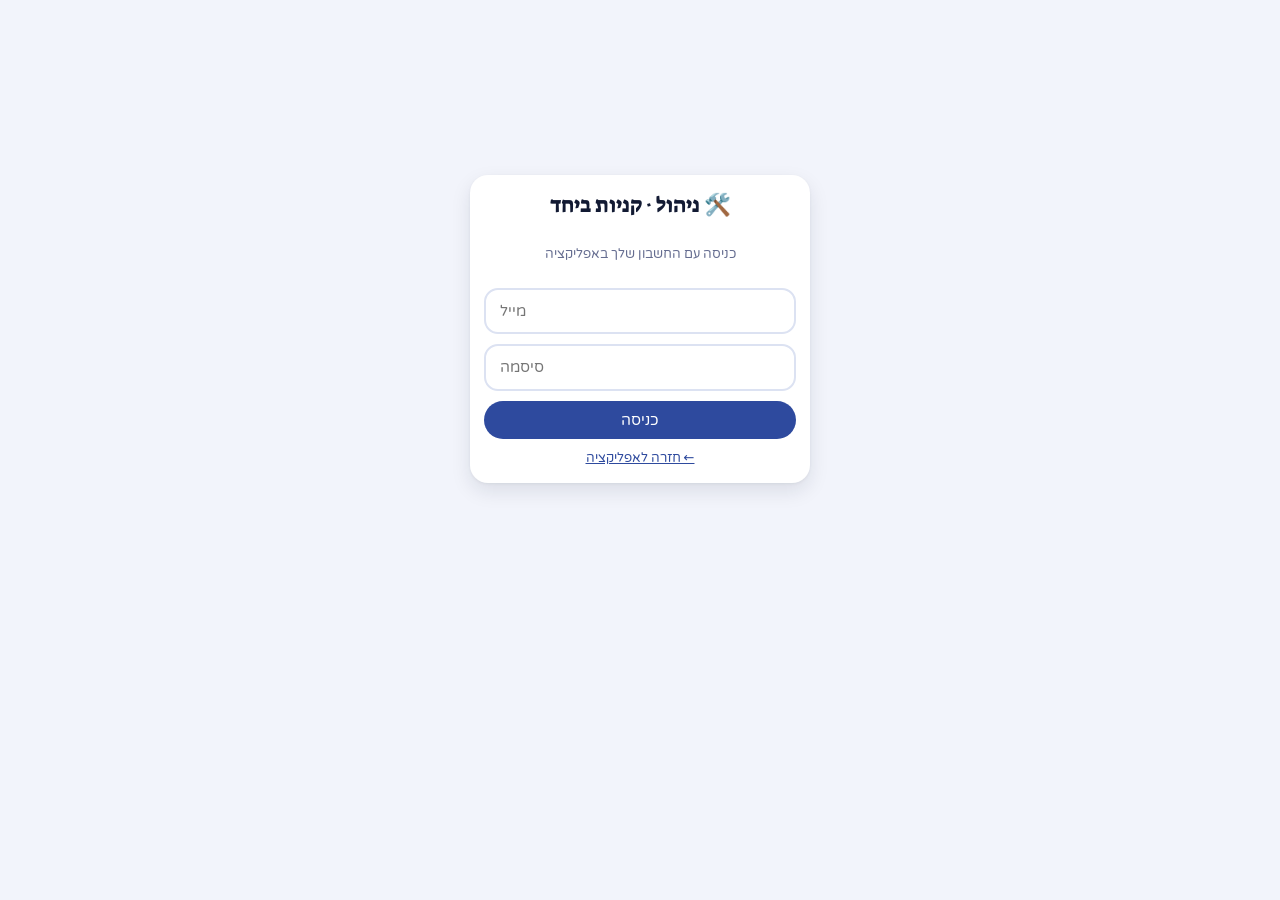
<file: docs/admin.html>
<!doctype html>
<html lang="he" dir="rtl">
<head>
<meta charset="utf-8">
<meta name="viewport" content="width=device-width,initial-scale=1,viewport-fit=cover">
<meta name="robots" content="noindex">
<title>ניהול · קניות ביחד</title>
<link rel="icon" href="icons/icon-192.png">
<style>
@font-face{font-family:"Varela Round";src:url(fonts/varela-round-hebrew-400-normal.woff2) format("woff2");unicode-range:U+0590-05FF,U+200C-2010,U+20AA,U+25CC,U+FB1D-FB4F;font-display:swap}
@font-face{font-family:"Varela Round";src:url(fonts/varela-round-latin-400-normal.woff2) format("woff2");font-display:swap}
@font-face{font-family:"Suez One";src:url(fonts/suez-one-hebrew-400-normal.woff2) format("woff2");unicode-range:U+0590-05FF,U+200C-2010,U+20AA,U+25CC,U+FB1D-FB4F;font-display:swap}
@font-face{font-family:"Suez One";src:url(fonts/suez-one-latin-400-normal.woff2) format("woff2");font-display:swap}
:root{
  --bg:#F2F4FB; --surface:#FFFFFF; --soft:#E8ECF9; --fg:#121A33; --muted:#656D90; --line:#DCE2F2;
  --accent:#2E4A9E; --accent-soft:#DCE4FA; --ok:#2BA868; --ok-soft:#DCF3E7; --gold:#B4890F; --gold-soft:#FBEFD2;
  --danger:#E0394F; --danger-soft:#FADCE1; --shadow:0 8px 20px rgba(18,26,51,.10),0 1px 3px rgba(18,26,51,.06);
  --display:"Suez One","Varela Round",system-ui,sans-serif; --body:"Varela Round",system-ui,"Segoe UI",Arial,sans-serif;
  --emoji:"Noto Color Emoji","Apple Color Emoji","Segoe UI Emoji",sans-serif; --r:18px;
}
@media (prefers-color-scheme:dark){:root:not([data-theme="light"]){
  --bg:#0A1026; --surface:#131C3C; --soft:#1A2449; --fg:#E9ECFB; --muted:#8C94C2; --line:#283264;
  --accent:#6B8CF5; --accent-soft:#213269; --ok:#4FCB8C; --ok-soft:#133828; --gold:#E4C260; --gold-soft:#4A3C1A;
  --danger:#F28A96; --danger-soft:#481C24; --shadow:0 8px 20px rgba(0,0,0,.4); color-scheme:dark;
}}
:root[data-theme="dark"]{
  --bg:#0A1026; --surface:#131C3C; --soft:#1A2449; --fg:#E9ECFB; --muted:#8C94C2; --line:#283264;
  --accent:#6B8CF5; --accent-soft:#213269; --ok:#4FCB8C; --ok-soft:#133828; --gold:#E4C260; --gold-soft:#4A3C1A;
  --danger:#F28A96; --danger-soft:#481C24; --shadow:0 8px 20px rgba(0,0,0,.4); color-scheme:dark;
}
*{box-sizing:border-box}
html,body{margin:0}
body{background:var(--bg);color:var(--fg);font-family:var(--body);font-size:15px;line-height:1.5}
.e{font-family:var(--emoji);font-style:normal}
.wrap{max-width:980px;margin:0 auto;padding:14px 16px calc(40px + env(safe-area-inset-bottom,0px))}
h1,h2{font-family:var(--display);font-weight:400;margin:0}
h1{font-size:1.35rem}
h2{font-size:1.08rem;margin:26px 0 10px;display:flex;align-items:center;gap:8px}
h2 .count{font-family:var(--body);font-size:.8rem;color:var(--muted)}
.top{display:flex;align-items:center;gap:10px;flex-wrap:wrap}
.top .sp{flex:1}
.muted{color:var(--muted)}
.small{font-size:.82rem}
button,select,input{font:inherit;color:inherit}
.btn{border:0;background:var(--accent);color:#fff;border-radius:999px;padding:8px 16px;cursor:pointer}
.btn.ghost{background:var(--soft);color:var(--fg)}
.btn:disabled{opacity:.6}
a{color:var(--accent)}
.card{background:var(--surface);border-radius:var(--r);box-shadow:var(--shadow);padding:14px}
.kpis{display:grid;grid-template-columns:repeat(auto-fill,minmax(140px,1fr));gap:10px;margin-top:14px}
.kpi{background:var(--surface);border-radius:var(--r);box-shadow:var(--shadow);padding:12px 14px}
.kpi .v{font-family:var(--display);font-size:1.6rem;line-height:1.2}
.kpi .l{color:var(--muted);font-size:.82rem}
.chart{display:flex;align-items:flex-end;gap:4px;height:130px;padding-top:8px}
.bar{flex:1;display:flex;flex-direction:column;align-items:center;justify-content:flex-end;height:100%;min-width:0}
.bar .b{width:100%;max-width:34px;background:var(--accent);border-radius:6px 6px 2px 2px;min-height:2px}
.bar .n{font-size:.7rem;color:var(--muted);height:16px}
.bar .d{font-size:.62rem;line-height:1.3;color:var(--muted);margin-top:3px;white-space:nowrap}
.bar.today .b{background:var(--ok)}
.legend{font-size:.8rem;color:var(--muted);margin-top:6px}
.search{width:100%;border:2px solid var(--line);background:var(--surface);border-radius:14px;padding:9px 14px;margin-bottom:10px}
.rows{display:flex;flex-direction:column;gap:8px}
.row{background:var(--surface);border-radius:14px;box-shadow:var(--shadow);padding:11px 14px;display:grid;grid-template-columns:1fr auto;gap:2px 10px}
.row .nm{font-weight:bold}
.row .meta{grid-column:1/-1;font-size:.82rem;color:var(--muted);display:flex;flex-wrap:wrap;gap:4px 14px}
.chip{display:inline-flex;align-items:center;gap:4px;border-radius:999px;padding:1px 9px;font-size:.75rem;background:var(--soft)}
.chip.ok{background:var(--ok-soft);color:var(--ok)} .chip.gold{background:var(--gold-soft);color:var(--gold)} .chip.bad{background:var(--danger-soft);color:var(--danger)}
.dot{width:9px;height:9px;border-radius:50%;display:inline-block;background:var(--line)}
.dot.on{background:var(--ok)} .dot.mid{background:var(--gold)}
.hh{margin-bottom:10px}
.hh .head{display:flex;align-items:center;gap:8px;flex-wrap:wrap}
.hh .head .nm{font-family:var(--display);font-size:1.05rem}
.mem{display:flex;align-items:center;gap:8px;padding:6px 0;border-top:1px solid var(--line);flex-wrap:wrap}
.mem .who{flex:1;min-width:120px}
.mem select{border:1px solid var(--line);background:var(--soft);border-radius:10px;padding:4px 8px}
.lists{display:flex;flex-direction:column;gap:4px;margin-top:6px}
.li{font-size:.85rem;display:flex;gap:8px;flex-wrap:wrap;align-items:center}
.feed{display:flex;flex-direction:column}
.ev{display:flex;gap:10px;padding:7px 2px;border-bottom:1px solid var(--line);font-size:.88rem;align-items:baseline}
.ev .t{color:var(--muted);font-size:.78rem;white-space:nowrap;min-width:78px}
.ev .x{flex:1;min-width:0}
.filters{display:flex;gap:6px;flex-wrap:wrap;margin-bottom:8px}
.filters button{border:0;background:var(--soft);border-radius:999px;padding:4px 12px;cursor:pointer;font-size:.82rem}
.filters button.on{background:var(--accent);color:#fff}
.tags{display:flex;flex-wrap:wrap;gap:6px}
.catbar{display:flex;align-items:center;gap:8px;font-size:.85rem;margin:4px 0}
.catbar .lbl{width:130px;flex:none;white-space:nowrap;overflow:hidden;text-overflow:ellipsis}
.catbar .track{flex:1;background:var(--soft);border-radius:6px;height:12px;overflow:hidden}
.catbar .fill{height:100%;background:var(--accent);border-radius:6px}
.catbar .n{width:34px;text-align:start;color:var(--muted)}
.center{min-height:70vh;display:flex;align-items:center;justify-content:center;text-align:center}
.login{max-width:340px;width:100%;display:flex;flex-direction:column;gap:10px}
.login input{border:2px solid var(--line);background:var(--surface);border-radius:14px;padding:10px 14px}
.toast{position:fixed;bottom:16px;inset-inline:16px;max-width:420px;margin:0 auto;background:var(--fg);color:var(--bg);border-radius:14px;padding:10px 16px;text-align:center;z-index:9}
.tabs{display:flex;gap:6px;overflow-x:auto;margin-top:14px;padding-bottom:2px}
.tabs a{white-space:nowrap;text-decoration:none;background:var(--surface);box-shadow:var(--shadow);border-radius:999px;padding:6px 14px;color:var(--fg);font-size:.85rem}
</style>
</head>
<body>
<div class="wrap" id="app"><div class="center"><p class="muted">טוען…</p></div></div>
<div class="toast" id="toast" hidden></div>
<script src="vendor/supabase.js"></script>
<script>
(function(){
const SB_URL='https://pzrzwilkloksfxsvcwji.supabase.co';
const SB_KEY='sb_publishable_kTKMU6nUUWtGAgb-SJvYyQ_QweS_o60';
// same storageKey as the app, so being signed in there means being signed in here
const sb=supabase.createClient(SB_URL,SB_KEY,{auth:{persistSession:true,autoRefreshToken:true,storageKey:'cartsync-auth'}});
try{ const th=localStorage.getItem('cs-theme'); if(th==='light'||th==='dark') document.documentElement.dataset.theme=th; }catch(e){}

const CATS={dairy:['חלבי','🥛'],produce:['ירקות ופירות','🥦'],bakery:['מאפים','🍞'],meat:['בשר ודגים','🍗'],frozen:['קפואים','🧊'],pantry:['מזווה','🥫'],beverages:['משקאות','🥤'],snacks:['חטיפים וממתקים','🍬'],household:['ניקיון ובית','🧽'],care:['טיפוח','🧴'],baby:['תינוקות','🍼'],pet:['חיות מחמד','🐾'],other:['אחר','🛒']};
const ROLES={owner:'בעלים',editor:'עריכה מלאה',requester:'בקשת מוצרים',viewer:'צפייה בלבד'};
const ACTIONS={added:['➕','הוסיף/ה'],requested:['🙋','ביקש/ה'],checked:['✅','סימן/ה שנלקח'],unchecked:['↩️','ביטל/ה סימון'],deleted:['🗑️','מחק/ה'],approved:['👍','אישר/ה'],rejected:['👎','דחה/תה']};
const $=id=>document.getElementById(id);
const esc=s=>String(s==null?'':s).replace(/[&<>"']/g,c=>({'&':'&amp;','<':'&lt;','>':'&gt;','"':'&quot;',"'":'&#39;'}[c]));
let data=null, userFilter='', actFilter='all', timer=null;

function toast(m){ const t=$('toast'); t.textContent=m; t.hidden=false; clearTimeout(toast.h); toast.h=setTimeout(()=>t.hidden=true,2600); }
function ago(ts){
  if(!ts) return '—';
  const s=(Date.now()-new Date(ts))/1000;
  if(s<60) return 'עכשיו';
  if(s<3600) return 'לפני '+Math.round(s/60)+' דק׳';
  if(s<86400) return 'לפני '+Math.round(s/3600)+' שע׳';
  if(s<86400*7) return 'לפני '+Math.round(s/86400)+' ימים';
  return fmt(ts);
}
function fmt(ts){ return ts? new Date(ts).toLocaleString('he-IL',{day:'numeric',month:'numeric',hour:'2-digit',minute:'2-digit'}) : '—'; }
function fresh(ts){ if(!ts) return ''; const h=(Date.now()-new Date(ts))/36e5; return h<1?'on':h<48?'mid':''; }

function login(msg){
  $('app').innerHTML=`<div class="center"><div class="login card">
    <h1>🛠️ ניהול · קניות ביחד</h1>
    <p class="muted small">${esc(msg||'כניסה עם החשבון שלך באפליקציה')}</p>
    <input id="em" type="email" placeholder="מייל" dir="ltr" autocomplete="email">
    <input id="pw" type="password" placeholder="סיסמה" dir="ltr" autocomplete="current-password">
    <button class="btn" id="go">כניסה</button>
    <a class="small" href="./">← חזרה לאפליקציה</a>
  </div></div>`;
  $('go').onclick=async()=>{
    const {error}=await sb.auth.signInWithPassword({email:$('em').value.trim(),password:$('pw').value});
    if(error) toast('הכניסה נכשלה'); else load();
  };
}

async function load(){
  const {data:{session}}=await sb.auth.getSession();
  if(!session) return login();
  const {data:d,error}=await sb.rpc('cart_admin_dashboard');
  if(error){
    if(/not admin/.test(error.message)) return denied(session.user.email);
    if(!data) $('app').innerHTML=`<div class="center"><p>שגיאה בטעינה: ${esc(error.message)}</p></div>`;
    else toast('הרענון נכשל');
    return;
  }
  data=d; render();
  clearTimeout(timer); timer=setTimeout(load,60000);
}
function denied(email){
  $('app').innerHTML=`<div class="center"><div class="card login"><h1>⛔ אין גישה</h1>
    <p class="muted">העמוד הזה פתוח רק למנהל. אתה מחובר בתור <span dir="ltr">${esc(email)}</span>.</p>
    <a href="./">← חזרה לאפליקציה</a></div></div>`;
}

function render(){
  const d=data, T=d.totals;
  const scrollY=window.scrollY;
  $('app').innerHTML=`
  <div class="top">
    <a href="./" class="btn ghost" style="text-decoration:none">→ לאפליקציה</a>
    <h1>🛠️ מאחורי הקלעים</h1>
    <span class="sp"></span>
    <span class="muted small">עודכן ${esc(fmt(d.generated_at))}</span>
    <button class="btn ghost" id="refresh">🔄 רענון</button>
  </div>
  <nav class="tabs">
    <a href="#s-users">👤 משתמשים</a><a href="#s-hh">🏠 משקי בית</a><a href="#s-feed">📜 פעילות</a><a href="#s-cats">🏷️ קטגוריות</a>
  </nav>
  <div class="kpis">
    ${kpi(T.users,'משתמשים')}${kpi(T.new_users_7d,'הצטרפו השבוע')}${kpi(T.active_today,'פעילים היום')}${kpi(T.active_7d,'פעילים השבוע')}
    ${kpi(T.households,'משקי בית')}${kpi(T.lists_open,'רשימות פתוחות')}${kpi(T.items,'מוצרים בסה״כ')}${kpi(T.items_pending,'ממתינים לאישור')}
  </div>

  <h2>📈 14 הימים האחרונים</h2>
  <div class="card">${chart(d.daily)}
    <div class="legend">פעולות ביום (הוספה, סימון, מחיקה…). מתחת: 👤 אנשים פעילים · ✨ נרשמים חדשים. הירוק הוא היום.</div></div>

  <h2 id="s-users">👤 משתמשים <span class="count">${d.users.length}</span></h2>
  <input class="search" id="usearch" placeholder="חיפוש לפי שם או מייל…" value="${esc(userFilter)}">
  <div class="rows" id="ulist">${users()}</div>
  <p class="muted small">🟢 נראה בשעה האחרונה · 🟡 ביומיים האחרונים. "נראה לאחרונה" נאסף מרגע העדכון הזה, אז למשתמשים ותיקים הוא יתמלא כשיפתחו את האפליקציה בפעם הבאה.</p>

  <h2 id="s-hh">🏠 משקי בית <span class="count">${d.households.length}</span></h2>
  ${d.households.map(hh).join('')}

  <h2 id="s-feed">📜 פעילות אחרונה</h2>
  <div class="filters" id="afilt">
    ${[['all','הכל'],['added','הוספות'],['checked','סימונים'],['deleted','מחיקות'],['requested','בקשות']].map(([k,l])=>`<button data-f="${k}" class="${actFilter===k?'on':''}">${l}</button>`).join('')}
  </div>
  <div class="card feed" id="feed">${feed()}</div>

  <h2 id="s-cats">🏷️ קטגוריות</h2>
  <div class="card">${cats(d.categories)}</div>
  <h2>❓ מוצרים שלא זוהו (נכנסו ל"אחר") <span class="count">${d.uncategorized.length}</span></h2>
  <div class="card">
    ${d.uncategorized.length?`<div class="tags">${d.uncategorized.map(u=>`<span class="chip">${esc(u.text)}${u.n>1?' ×'+u.n:''}</span>`).join('')}</div>
    <p class="muted small" style="margin:10px 0 0">אלה מוצרים שהמילון וה-AI לא ידעו לסווג. אפשר לבקש ממני להוסיף אותם למילון.</p>`:'<p class="muted">הכל מסווג 🎉</p>'}
  </div>`;
  $('refresh').onclick=()=>{ $('refresh').disabled=true; load(); };
  $('usearch').oninput=e=>{ userFilter=e.target.value; $('ulist').innerHTML=users(); };
  $('afilt').querySelectorAll('button').forEach(b=>b.onclick=()=>{ actFilter=b.dataset.f; $('afilt').querySelectorAll('button').forEach(x=>x.classList.toggle('on',x===b)); $('feed').innerHTML=feed(); });
  document.querySelectorAll('select[data-role]').forEach(s=>s.onchange=()=>setRole(s));
  window.scrollTo(0,scrollY);
}
const kpi=(v,l)=>`<div class="kpi"><div class="v">${esc(v)}</div><div class="l">${esc(l)}</div></div>`;
function chart(days){
  const max=Math.max(1,...days.map(x=>x.actions));
  const today=days.length-1;
  return `<div class="chart">${days.map((x,i)=>{
    const dt=new Date(x.day+'T12:00:00');
    return `<div class="bar ${i===today?'today':''}" title="${esc(x.day)}: ${x.actions} פעולות, ${x.people} אנשים, ${x.signups} נרשמו">
      <span class="n">${x.actions||''}</span>
      <div class="b" style="height:${Math.round(x.actions/max*100)}%"></div>
      <span class="d">${(today-i)%2===0?dt.getDate()+'/'+(dt.getMonth()+1):'&nbsp;'}</span>
      <span class="d">${x.people?'👤'+x.people:'&nbsp;'}</span>
      <span class="d">${x.signups?'✨'+x.signups:'&nbsp;'}</span>
    </div>`;}).join('')}</div>`;
}
function users(){
  const q=userFilter.trim().toLowerCase();
  const list=data.users.filter(u=>!q||(u.name+' '+u.email).toLowerCase().includes(q));
  if(!list.length) return '<p class="muted">אין תוצאות</p>';
  return list.map(u=>{
    const hhs=u.households.map(h=>`<span class="chip">🏠 ${esc(h.name)} · ${esc(ROLES[h.role]||h.role)}</span>`).join(' ')||'<span class="chip bad">בלי משק בית</span>';
    const plat=u.platform?`<span>📱 ${esc(u.platform==='android'?'אנדרואיד':u.platform==='pwa'?'אפליקציית אתר':'דפדפן')}${u.version?' '+esc(u.version):''}</span>`:'';
    return `<div class="row">
      <div><span class="dot ${fresh(u.last_seen||u.last_activity)}"></span> <span class="nm">${esc(u.name||'(בלי שם)')}</span>
        ${u.is_admin?'<span class="chip gold">מנהל</span>':''}${u.confirmed?'':'<span class="chip bad">מייל לא אומת</span>'}</div>
      <div class="muted small" dir="ltr">${esc(u.email)}</div>
      <div class="meta">${hhs}</div>
      <div class="meta">
        <span>✨ נרשם/ה ${esc(fmt(u.created_at))}</span>
        <span>🔑 התחברות ${esc(ago(u.last_sign_in_at))}</span>
        <span>👀 נראה/תה ${esc(ago(u.last_seen))}${u.opens?' · '+u.opens+' פתיחות':''}</span>
        <span>⚡ פעולה אחרונה ${esc(ago(u.last_activity))}</span>
        <span>➕ ${u.items_added} · ✅ ${u.items_checked}</span>
        ${plat}
      </div>
    </div>`;}).join('');
}
function hh(h){
  const open=h.lists.filter(l=>l.status==='open'), closed=h.lists.filter(l=>l.status!=='open');
  const mem=h.members.map(m=>`<div class="mem"><span class="who">${esc(m.name)} <span class="muted small">· הצטרף/ה ${esc(fmt(m.joined_at))}</span></span>
    ${m.role==='owner'?'<span class="chip gold">👑 בעלים</span>':`<select data-role data-hh="${h.id}" data-user="${m.user_id}" data-was="${m.role}">
      ${['editor','requester','viewer'].map(r=>`<option value="${r}" ${r===m.role?'selected':''}>${ROLES[r]}</option>`).join('')}</select>`}
  </div>`).join('');
  const li=l=>`<div class="li"><span>${l.status==='open'?'🟢':'⚪'} ${esc(l.name)}</span>
    <span class="muted small">${l.active} פתוחים · ${l.checked} נלקחו${l.pending?' · '+l.pending+' ממתינים':''} · נפתחה ${esc(fmt(l.created_at))}${l.closed_at?' · נסגרה '+esc(fmt(l.closed_at)):''}</span></div>`;
  return `<div class="card hh">
    <div class="head"><span class="nm">🏠 ${esc(h.name)}</span><span class="muted small">נוצר ${esc(fmt(h.created_at))} · פעילות אחרונה ${esc(ago(h.last_activity))}</span></div>
    ${mem}
    <div class="lists">${open.map(li).join('')}${closed.length?`<details><summary class="muted small">${closed.length} רשימות סגורות</summary>${closed.map(li).join('')}</details>`:''}</div>
    ${h.invites.length?`<div class="muted small" style="margin-top:6px">🔗 הזמנות פעילות: ${h.invites.map(v=>`<span dir="ltr">${esc(v.code)}</span> (${esc(ROLES[v.role]||v.role)}, נוצלה ${v.uses}${v.max_uses?'/'+v.max_uses:''})`).join(' · ')}</div>`:''}
  </div>`;
}
function feed(){
  const list=data.activity.filter(a=>actFilter==='all'||a.action===actFilter||(actFilter==='checked'&&a.action==='unchecked'));
  if(!list.length) return '<p class="muted">אין פעילות</p>';
  return list.map(a=>{
    const [ic,verb]=ACTIONS[a.action]||['•',a.action];
    return `<div class="ev"><span class="t">${esc(fmt(a.at))}</span><span class="e">${ic}</span>
      <span class="x"><b>${esc(a.who||'?')}</b> ${esc(verb)} <b>${esc(a.item||'')}</b> <span class="muted small">· ${esc(a.list||'')} · ${esc(a.household||'')}</span></span></div>`;
  }).join('');
}
function cats(c){
  const entries=Object.entries(c).sort((a,b)=>b[1]-a[1]);
  const max=Math.max(1,...entries.map(e=>e[1]));
  return entries.map(([k,n])=>{ const m=CATS[k]||[k,'🛒'];
    return `<div class="catbar"><span class="lbl"><span class="e">${m[1]}</span> ${esc(m[0])}</span><span class="track"><span class="fill" style="display:block;width:${n/max*100}%"></span></span><span class="n">${n}</span></div>`;}).join('');
}
async function setRole(s){
  const role=s.value, was=s.dataset.was;
  s.disabled=true;
  const {error}=await sb.rpc('cart_admin_set_role',{p_household:s.dataset.hh,p_user:s.dataset.user,p_role:role});
  s.disabled=false;
  if(error){ s.value=was; toast('השינוי נכשל: '+error.message); return; }
  s.dataset.was=role; toast('התפקיד עודכן ל"'+ROLES[role]+'"');
}

sb.auth.onAuthStateChange((ev)=>{ if(ev==='SIGNED_OUT') login(); });
load();
})();
</script>
</body>
</html>
</file>
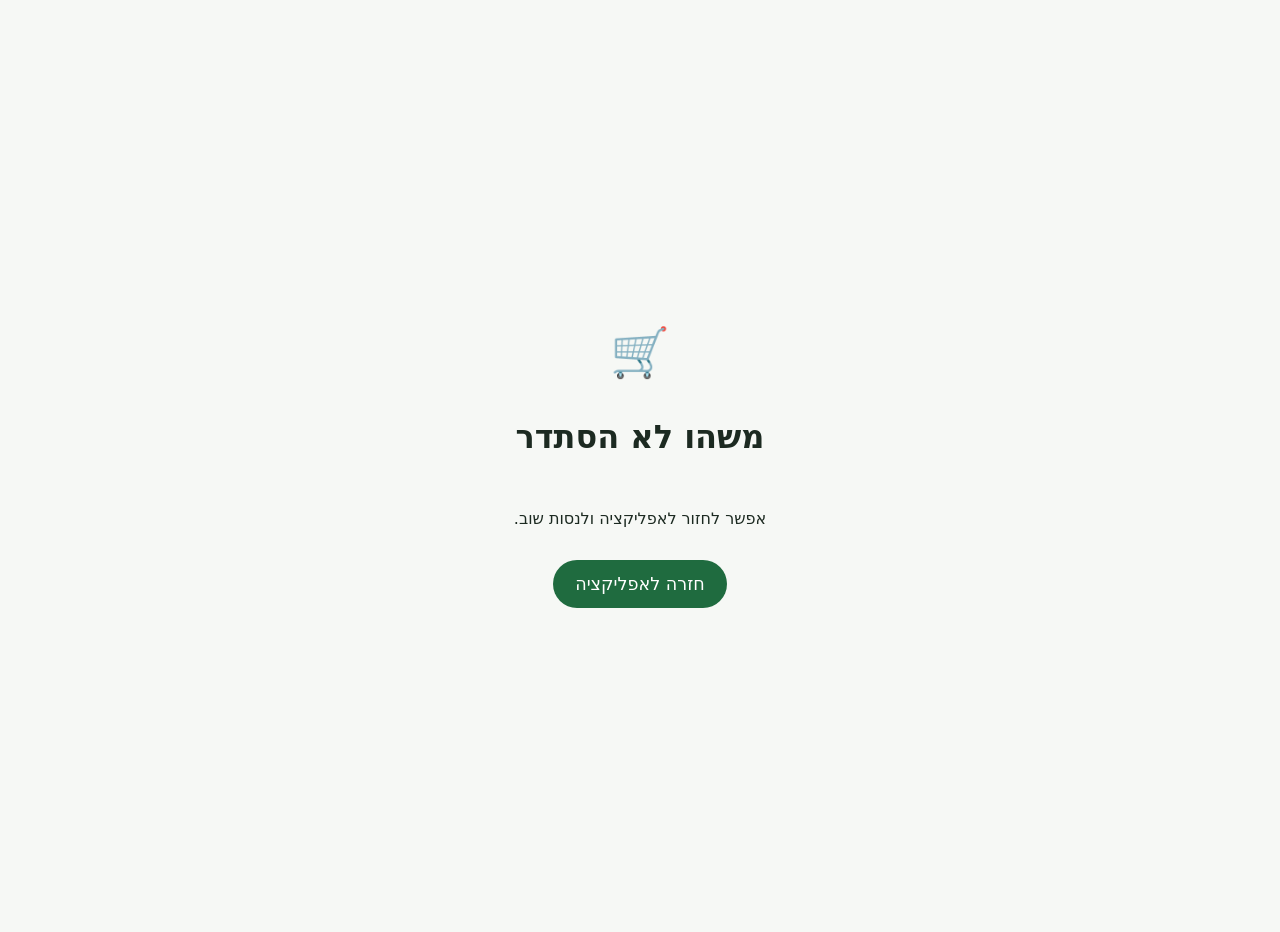
<file: docs/auth-return.html>
<!doctype html>
<html lang="he" dir="rtl"><head><meta charset="utf-8"><meta name="viewport" content="width=device-width,initial-scale=1">
<title>חזרה לקניות ביחד</title>
<style>body{margin:0;min-height:100vh;display:grid;place-items:center;background:#F6F8F5;color:#1C2A21;font-family:system-ui,Arial,sans-serif;text-align:center;padding:16px}
.c{max-width:380px;display:flex;flex-direction:column;gap:16px;align-items:center}.e{font-size:3rem}
a{display:block;background:#1F6B3F;color:#fff;text-decoration:none;border-radius:999px;padding:14px 22px;font-size:1.1rem}
@media (prefers-color-scheme:dark){body{background:#0E1511;color:#E5EEE7}}</style></head>
<body><div class="c"><div class="e">🛒</div><h1 id="t">התחברת!</h1><p id="p">עכשיו חוזרים לאפליקציה.</p><a id="back" href="#">חזרה לאפליקציה</a></div>
<script>
/* Google sign-in for the Android app happens in the browser; this page hands the session back to the app through a cartsync:// link */
const h=new URLSearchParams(location.hash.slice(1));
const at=h.get('access_token'),rt=h.get('refresh_token');
if(!at||!rt){document.getElementById('t').textContent='משהו לא הסתדר';document.getElementById('p').textContent='אפשר לחזור לאפליקציה ולנסות שוב.';}
const link='cartsync://auth?at='+encodeURIComponent(at||'')+'&rt='+encodeURIComponent(rt||'');
document.getElementById('back').href=link;
history.replaceState(null,'',location.pathname);
if(at)setTimeout(()=>{location.href=link},300);
</script></body></html>
</file>
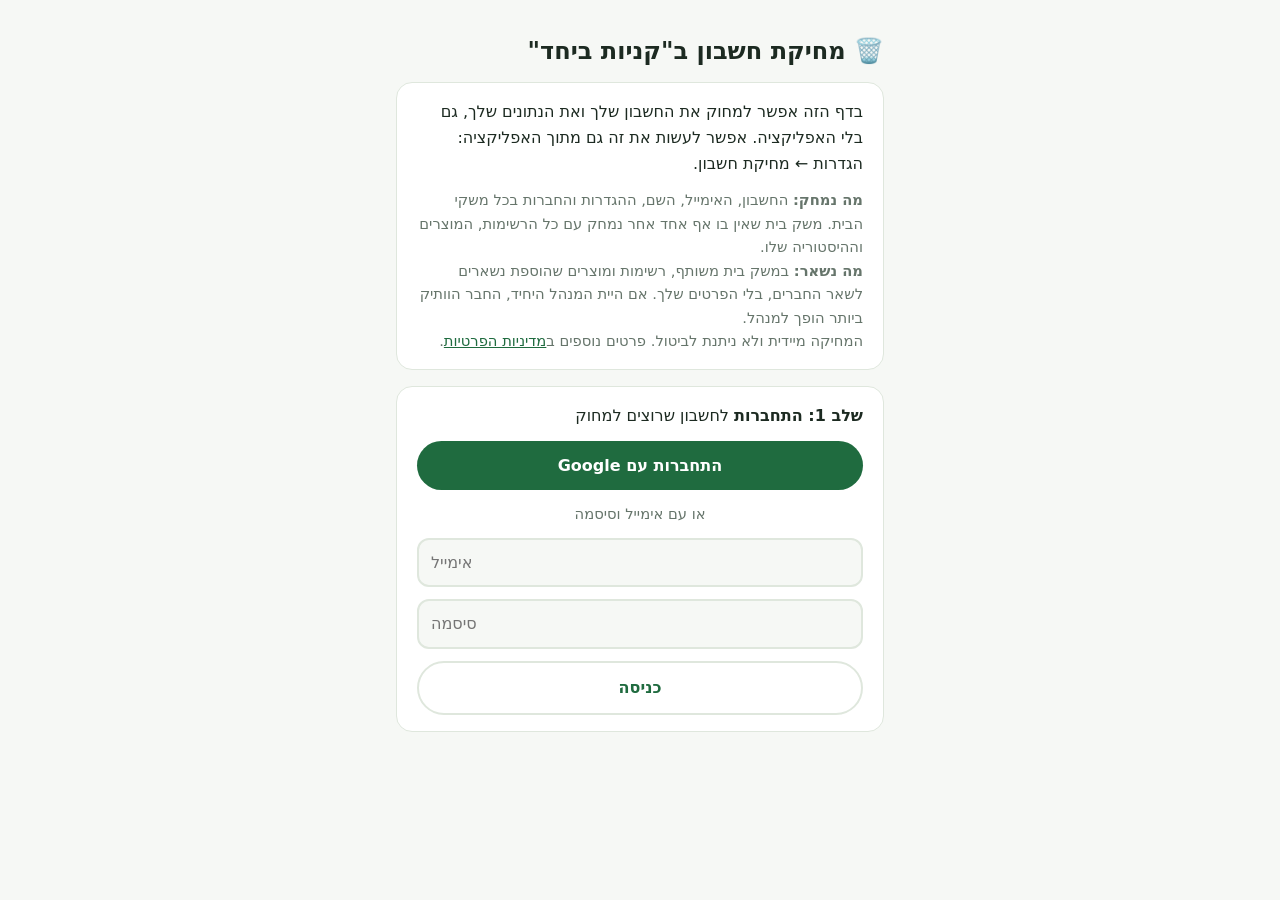
<file: docs/delete-account.html>
<!doctype html>
<html lang="he" dir="rtl"><head><meta charset="utf-8"><meta name="viewport" content="width=device-width,initial-scale=1">
<title>מחיקת חשבון · קניות ביחד</title>
<link rel="icon" href="icons/icon-192.png">
<style>
:root{--bg:#F6F8F5;--surface:#fff;--fg:#1C2A21;--muted:#66756B;--line:#DFE7DD;--accent:#1F6B3F;--danger:#C62D45}
@media (prefers-color-scheme:dark){:root{--bg:#0E1511;--surface:#17211B;--fg:#E5EEE7;--muted:#90A096;--line:#27362D;--accent:#5CC383;--danger:#F28A96}}
*{box-sizing:border-box}
body{margin:0;background:var(--bg);color:var(--fg);font:16px/1.6 system-ui,-apple-system,"Segoe UI",Arial,sans-serif}
main{max-width:520px;margin:0 auto;padding:24px 16px 48px}
.card{background:var(--surface);border:1px solid var(--line);border-radius:16px;padding:16px 20px;margin:0 0 16px;display:flex;flex-direction:column;gap:12px}
h1{font-size:1.5rem;margin:8px 0 12px}p{margin:0}.muted{color:var(--muted);font-size:.92rem}
input{font:inherit;border:2px solid var(--line);background:var(--bg);color:var(--fg);border-radius:12px;padding:10px 12px;width:100%}
button{font:inherit;font-weight:700;border:0;border-radius:999px;padding:12px 18px;cursor:pointer;background:var(--accent);color:#fff}
button.ghost{background:transparent;color:var(--accent);border:2px solid var(--line)}
button.danger{background:var(--danger)}button:disabled{opacity:.5;cursor:default}
.msg{padding:10px 12px;border-radius:12px;background:color-mix(in srgb,var(--danger) 14%,transparent)}
.ok{background:color-mix(in srgb,var(--accent) 16%,transparent)}
a{color:var(--accent)}[hidden]{display:none!important}
</style></head>
<body><main>
<h1>🗑️ מחיקת חשבון ב"קניות ביחד"</h1>

<div class="card">
  <p>בדף הזה אפשר למחוק את החשבון שלך ואת הנתונים שלך, גם בלי האפליקציה. אפשר לעשות את זה גם מתוך האפליקציה: הגדרות ← מחיקת חשבון.</p>
  <p class="muted"><b>מה נמחק:</b> החשבון, האימייל, השם, ההגדרות והחברות בכל משקי הבית. משק בית שאין בו אף אחד אחר נמחק עם כל הרשימות, המוצרים וההיסטוריה שלו.<br>
  <b>מה נשאר:</b> במשק בית משותף, רשימות ומוצרים שהוספת נשארים לשאר החברים, בלי הפרטים שלך. אם היית המנהל היחיד, החבר הוותיק ביותר הופך למנהל.<br>
  המחיקה מיידית ולא ניתנת לביטול. פרטים נוספים ב<a href="privacy.html">מדיניות הפרטיות</a>.</p>
</div>

<div class="card" id="login">
  <p><b>שלב 1: התחברות</b> לחשבון שרוצים למחוק</p>
  <button id="google">התחברות עם Google</button>
  <p class="muted" style="text-align:center">או עם אימייל וסיסמה</p>
  <input id="email" type="email" placeholder="אימייל" autocomplete="email" dir="ltr">
  <input id="pass" type="password" placeholder="סיסמה" autocomplete="current-password" dir="ltr">
  <button class="ghost" id="signin">כניסה</button>
  <p class="msg" id="login-msg" hidden></p>
</div>

<div class="card" id="confirm" hidden>
  <p><b>שלב 2: אישור</b></p>
  <p>מחוברים בתור <b id="who" dir="ltr"></b></p>
  <p>כדי לאשר, כתבו כאן: <b>מחיקה</b></p>
  <input id="word" autocomplete="off">
  <button class="danger" id="go" disabled>למחוק את החשבון לצמיתות</button>
  <button class="ghost" id="out">זה לא החשבון הנכון, להתנתק</button>
  <p class="msg" id="del-msg" hidden></p>
</div>

<div class="card ok" id="done" hidden>
  <p><b>החשבון נמחק.</b> תודה שהשתמשת בקניות ביחד 💚</p>
</div>
</main>
<script src="vendor/supabase.js"></script>
<script>
const SB_URL='https://pzrzwilkloksfxsvcwji.supabase.co';
const SB_KEY='sb_publishable_kTKMU6nUUWtGAgb-SJvYyQ_QweS_o60';
const sb=supabase.createClient(SB_URL,SB_KEY,{auth:{persistSession:true,detectSessionInUrl:true,storageKey:'cartsync-delete-auth'}});
const $=id=>document.getElementById(id);
function show(msgEl,text){ $(msgEl).textContent=text; $(msgEl).hidden=!text; }
function paint(session){
  const u=session&&session.user;
  $('login').hidden=!!u; $('confirm').hidden=!u;
  if(u) $('who').textContent=u.email||'';
}
sb.auth.getSession().then(({data})=>paint(data.session));
sb.auth.onAuthStateChange((_e,session)=>{ if($('done').hidden) paint(session); });
$('google').onclick=async()=>{
  const {error}=await sb.auth.signInWithOAuth({provider:'google',options:{redirectTo:location.origin+location.pathname}});
  if(error) show('login-msg','ההתחברות לא הצליחה: '+error.message);
};
$('signin').onclick=async()=>{
  show('login-msg','');
  const {error}=await sb.auth.signInWithPassword({email:$('email').value.trim(),password:$('pass').value});
  if(error) show('login-msg','האימייל או הסיסמה לא נכונים');
};
$('word').oninput=()=>{ $('go').disabled=$('word').value.trim()!=='מחיקה'; };
$('out').onclick=()=>sb.auth.signOut();
$('go').onclick=async()=>{
  $('go').disabled=true; show('del-msg','');
  const {error}=await sb.rpc('delete_my_account');
  if(error){ $('go').disabled=false; show('del-msg','המחיקה לא הצליחה. נסו שוב בעוד רגע.'); return; }
  await sb.auth.signOut().catch(()=>{});
  $('login').hidden=true; $('confirm').hidden=true; $('done').hidden=false;
};
</script>
</body></html>
</file>
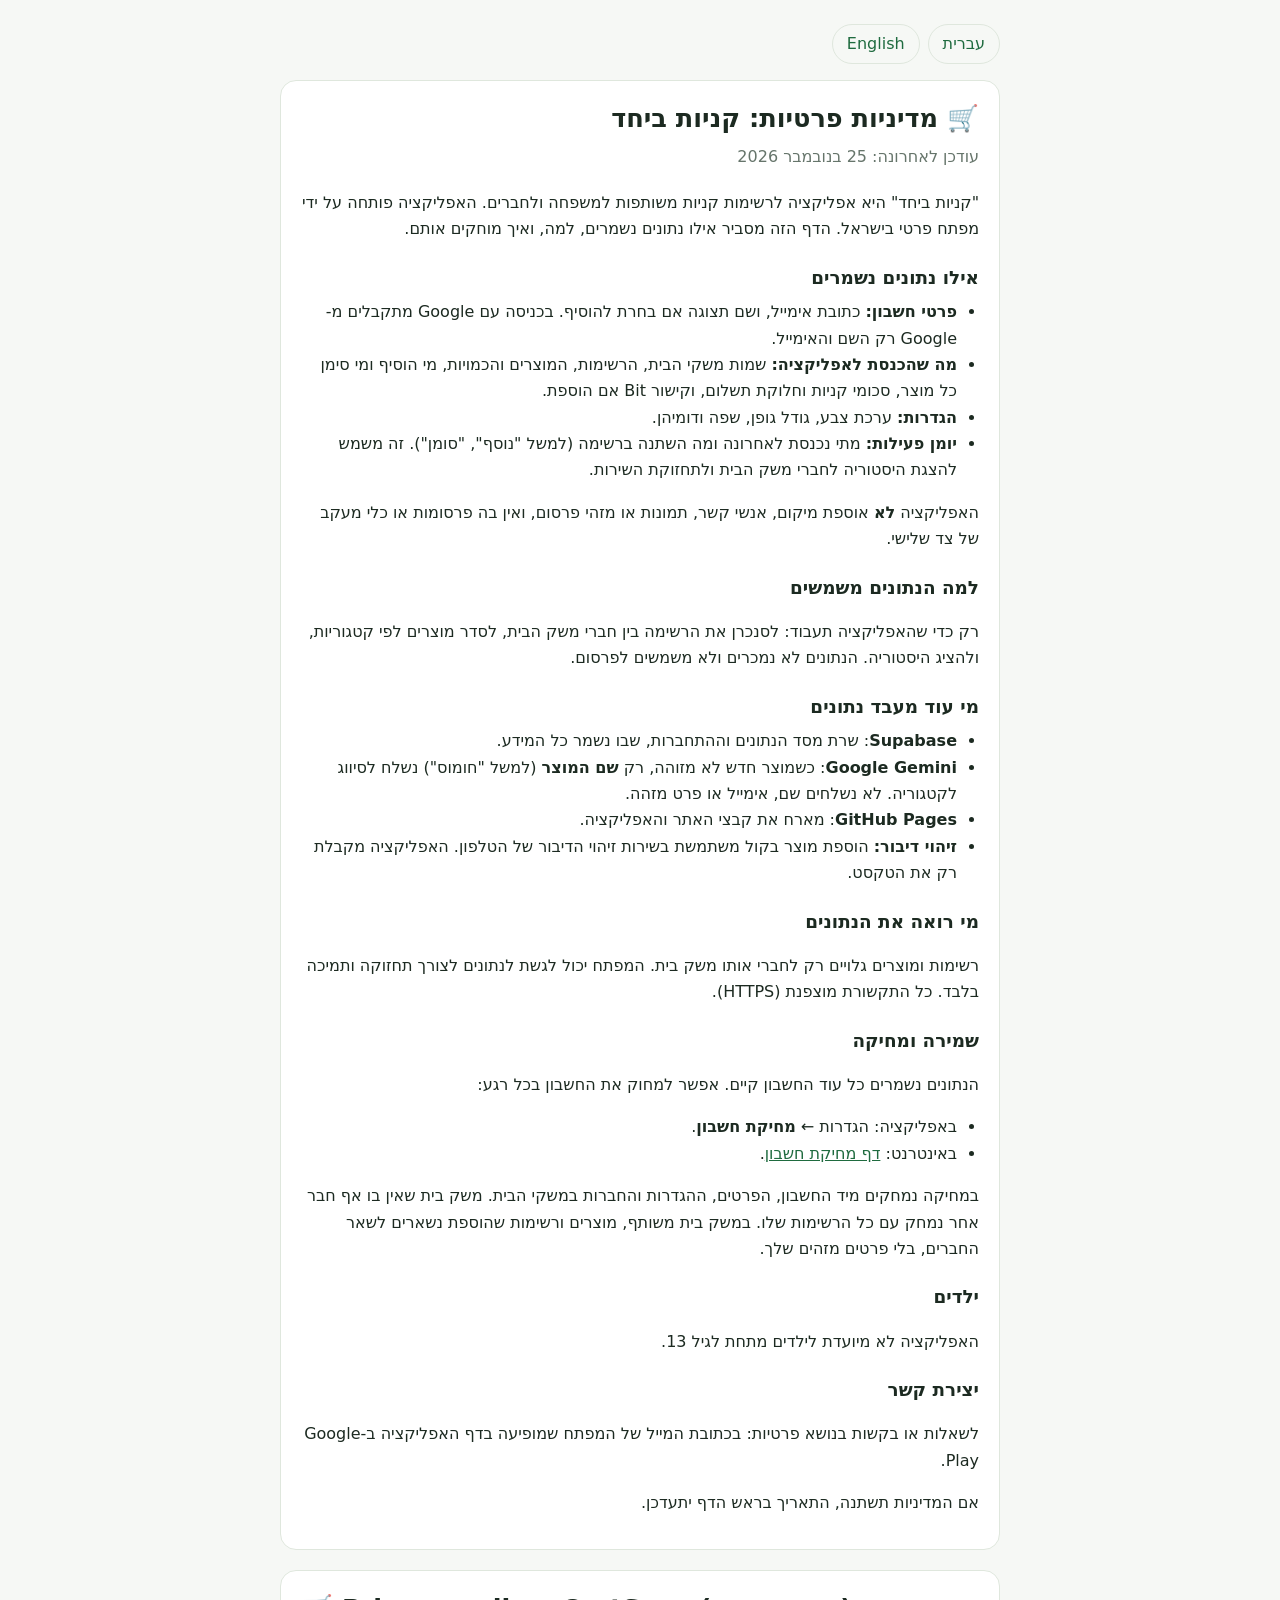
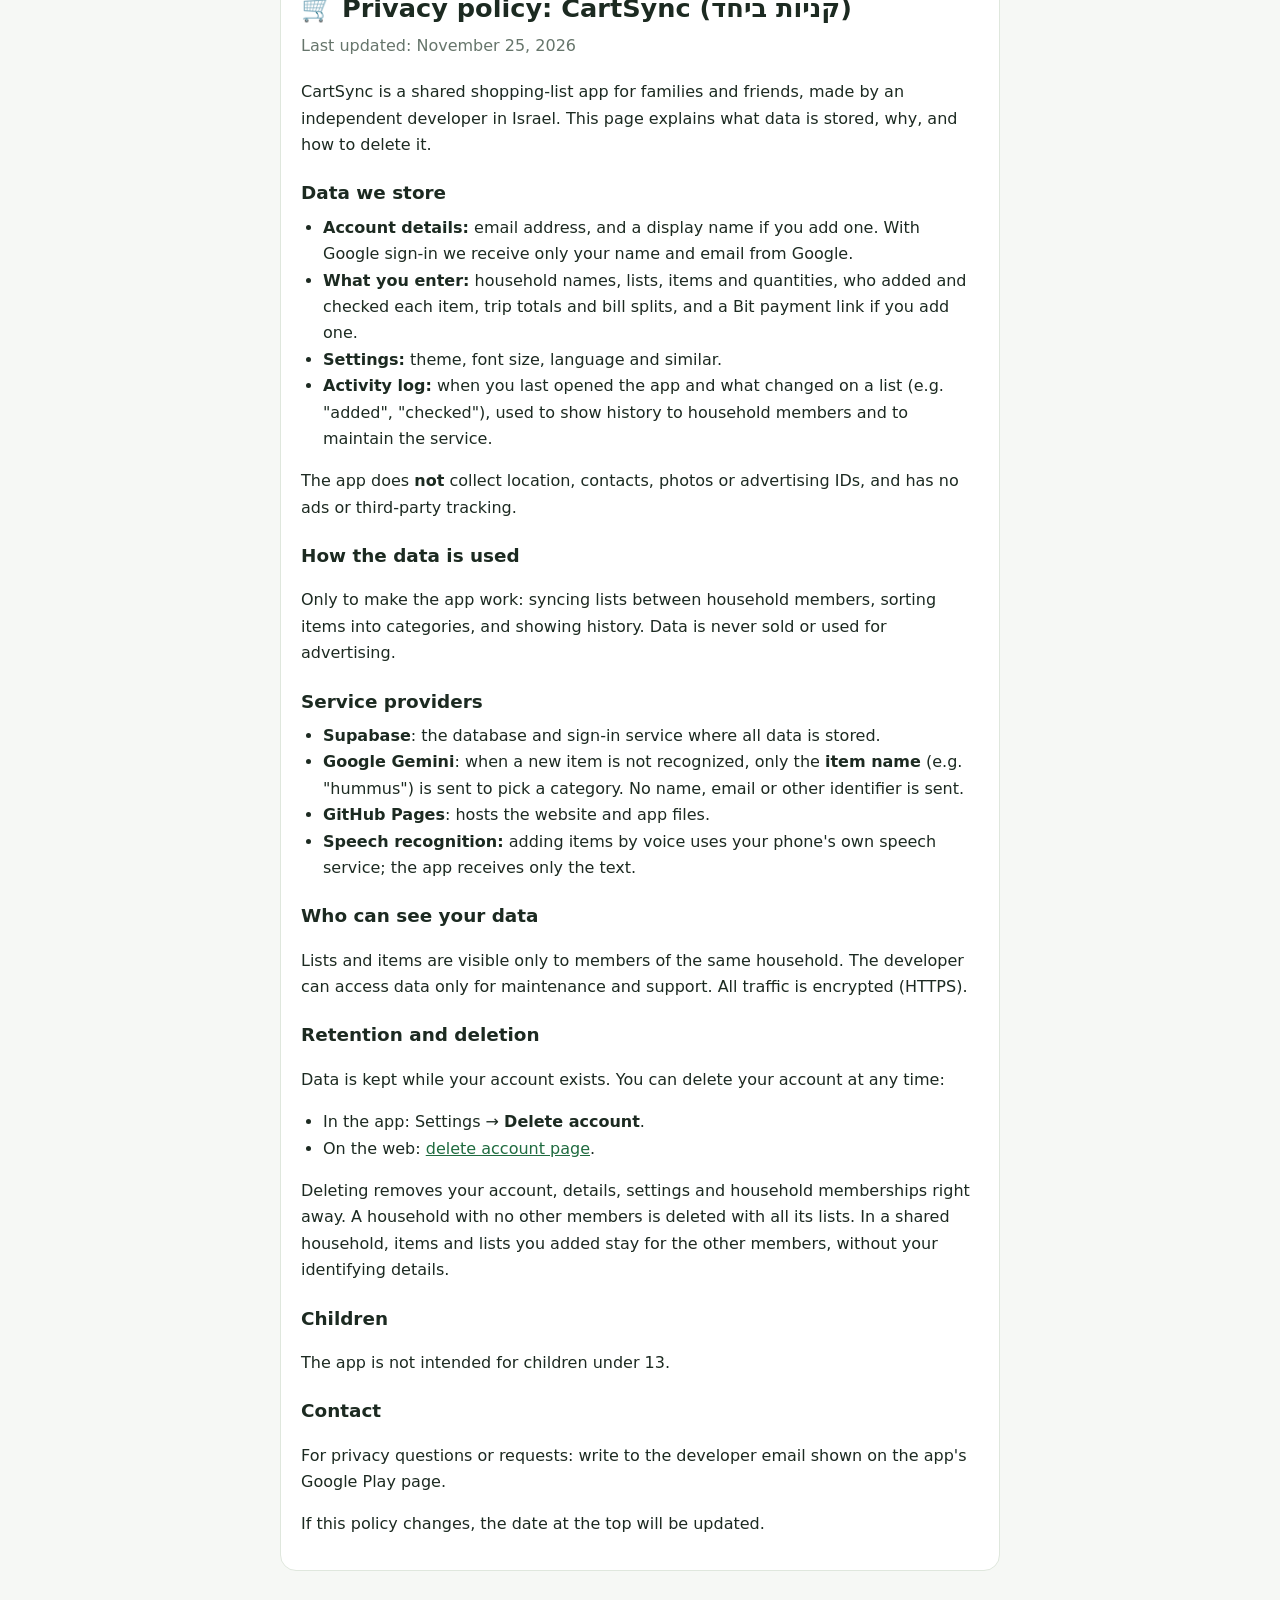
<file: docs/privacy.html>
<!doctype html>
<html lang="he" dir="rtl"><head><meta charset="utf-8"><meta name="viewport" content="width=device-width,initial-scale=1">
<title>מדיניות פרטיות · קניות ביחד</title>
<link rel="icon" href="icons/icon-192.png">
<style>
:root{--bg:#F6F8F5;--surface:#fff;--fg:#1C2A21;--muted:#66756B;--line:#DFE7DD;--accent:#1F6B3F}
@media (prefers-color-scheme:dark){:root{--bg:#0E1511;--surface:#17211B;--fg:#E5EEE7;--muted:#90A096;--line:#27362D;--accent:#5CC383}}
body{margin:0;background:var(--bg);color:var(--fg);font:16px/1.65 system-ui,-apple-system,"Segoe UI",Arial,sans-serif}
main{max-width:720px;margin:0 auto;padding:24px 16px 48px}
section{background:var(--surface);border:1px solid var(--line);border-radius:16px;padding:8px 20px 16px;margin:0 0 20px}
h1{font-size:1.6rem;margin:8px 0 4px}h2{font-size:1.15rem;margin:20px 0 4px}
.sub{color:var(--muted);margin:0 0 20px}a{color:var(--accent)}
ul{padding-inline-start:22px;margin:6px 0}
.lang{display:flex;gap:8px;margin-bottom:16px}.lang a{padding:6px 14px;border:1px solid var(--line);border-radius:999px;text-decoration:none}
</style></head>
<body><main>
<div class="lang"><a href="#he">עברית</a><a href="#en">English</a></div>

<section id="he" dir="rtl" lang="he">
<h1>🛒 מדיניות פרטיות: קניות ביחד</h1>
<p class="sub">עודכן לאחרונה: 25 בנובמבר 2026</p>
<p>"קניות ביחד" היא אפליקציה לרשימות קניות משותפות למשפחה ולחברים. האפליקציה פותחה על ידי מפתח פרטי בישראל. הדף הזה מסביר אילו נתונים נשמרים, למה, ואיך מוחקים אותם.</p>

<h2>אילו נתונים נשמרים</h2>
<ul>
<li><b>פרטי חשבון:</b> כתובת אימייל, ושם תצוגה אם בחרת להוסיף. בכניסה עם Google מתקבלים מ-Google רק השם והאימייל.</li>
<li><b>מה שהכנסת לאפליקציה:</b> שמות משקי הבית, הרשימות, המוצרים והכמויות, מי הוסיף ומי סימן כל מוצר, סכומי קניות וחלוקת תשלום, וקישור Bit אם הוספת.</li>
<li><b>הגדרות:</b> ערכת צבע, גודל גופן, שפה ודומיהן.</li>
<li><b>יומן פעילות:</b> מתי נכנסת לאחרונה ומה השתנה ברשימה (למשל "נוסף", "סומן"). זה משמש להצגת היסטוריה לחברי משק הבית ולתחזוקת השירות.</li>
</ul>
<p>האפליקציה <b>לא</b> אוספת מיקום, אנשי קשר, תמונות או מזהי פרסום, ואין בה פרסומות או כלי מעקב של צד שלישי.</p>

<h2>למה הנתונים משמשים</h2>
<p>רק כדי שהאפליקציה תעבוד: לסנכרן את הרשימה בין חברי משק הבית, לסדר מוצרים לפי קטגוריות, ולהציג היסטוריה. הנתונים לא נמכרים ולא משמשים לפרסום.</p>

<h2>מי עוד מעבד נתונים</h2>
<ul>
<li><b>Supabase</b>: שרת מסד הנתונים וההתחברות, שבו נשמר כל המידע.</li>
<li><b>Google Gemini</b>: כשמוצר חדש לא מזוהה, רק <b>שם המוצר</b> (למשל "חומוס") נשלח לסיווג לקטגוריה. לא נשלחים שם, אימייל או פרט מזהה.</li>
<li><b>GitHub Pages</b>: מארח את קבצי האתר והאפליקציה.</li>
<li><b>זיהוי דיבור:</b> הוספת מוצר בקול משתמשת בשירות זיהוי הדיבור של הטלפון. האפליקציה מקבלת רק את הטקסט.</li>
</ul>

<h2>מי רואה את הנתונים</h2>
<p>רשימות ומוצרים גלויים רק לחברי אותו משק בית. המפתח יכול לגשת לנתונים לצורך תחזוקה ותמיכה בלבד. כל התקשורת מוצפנת (HTTPS).</p>

<h2>שמירה ומחיקה</h2>
<p>הנתונים נשמרים כל עוד החשבון קיים. אפשר למחוק את החשבון בכל רגע:</p>
<ul>
<li>באפליקציה: הגדרות ← <b>מחיקת חשבון</b>.</li>
<li>באינטרנט: <a href="delete-account.html">דף מחיקת חשבון</a>.</li>
</ul>
<p>במחיקה נמחקים מיד החשבון, הפרטים, ההגדרות והחברות במשקי הבית. משק בית שאין בו אף חבר אחר נמחק עם כל הרשימות שלו. במשק בית משותף, מוצרים ורשימות שהוספת נשארים לשאר החברים, בלי פרטים מזהים שלך.</p>

<h2>ילדים</h2>
<p>האפליקציה לא מיועדת לילדים מתחת לגיל 13.</p>

<h2>יצירת קשר</h2>
<p>לשאלות או בקשות בנושא פרטיות: בכתובת המייל של המפתח שמופיעה בדף האפליקציה ב-Google Play.</p>
<p>אם המדיניות תשתנה, התאריך בראש הדף יתעדכן.</p>
</section>

<section id="en" dir="ltr" lang="en">
<h1>🛒 Privacy policy: CartSync (קניות ביחד)</h1>
<p class="sub">Last updated: November 25, 2026</p>
<p>CartSync is a shared shopping-list app for families and friends, made by an independent developer in Israel. This page explains what data is stored, why, and how to delete it.</p>

<h2>Data we store</h2>
<ul>
<li><b>Account details:</b> email address, and a display name if you add one. With Google sign-in we receive only your name and email from Google.</li>
<li><b>What you enter:</b> household names, lists, items and quantities, who added and checked each item, trip totals and bill splits, and a Bit payment link if you add one.</li>
<li><b>Settings:</b> theme, font size, language and similar.</li>
<li><b>Activity log:</b> when you last opened the app and what changed on a list (e.g. "added", "checked"), used to show history to household members and to maintain the service.</li>
</ul>
<p>The app does <b>not</b> collect location, contacts, photos or advertising IDs, and has no ads or third-party tracking.</p>

<h2>How the data is used</h2>
<p>Only to make the app work: syncing lists between household members, sorting items into categories, and showing history. Data is never sold or used for advertising.</p>

<h2>Service providers</h2>
<ul>
<li><b>Supabase</b>: the database and sign-in service where all data is stored.</li>
<li><b>Google Gemini</b>: when a new item is not recognized, only the <b>item name</b> (e.g. "hummus") is sent to pick a category. No name, email or other identifier is sent.</li>
<li><b>GitHub Pages</b>: hosts the website and app files.</li>
<li><b>Speech recognition:</b> adding items by voice uses your phone's own speech service; the app receives only the text.</li>
</ul>

<h2>Who can see your data</h2>
<p>Lists and items are visible only to members of the same household. The developer can access data only for maintenance and support. All traffic is encrypted (HTTPS).</p>

<h2>Retention and deletion</h2>
<p>Data is kept while your account exists. You can delete your account at any time:</p>
<ul>
<li>In the app: Settings → <b>Delete account</b>.</li>
<li>On the web: <a href="delete-account.html">delete account page</a>.</li>
</ul>
<p>Deleting removes your account, details, settings and household memberships right away. A household with no other members is deleted with all its lists. In a shared household, items and lists you added stay for the other members, without your identifying details.</p>

<h2>Children</h2>
<p>The app is not intended for children under 13.</p>

<h2>Contact</h2>
<p>For privacy questions or requests: write to the developer email shown on the app's Google Play page.</p>
<p>If this policy changes, the date at the top will be updated.</p>
</section>
</main></body></html>
</file>
